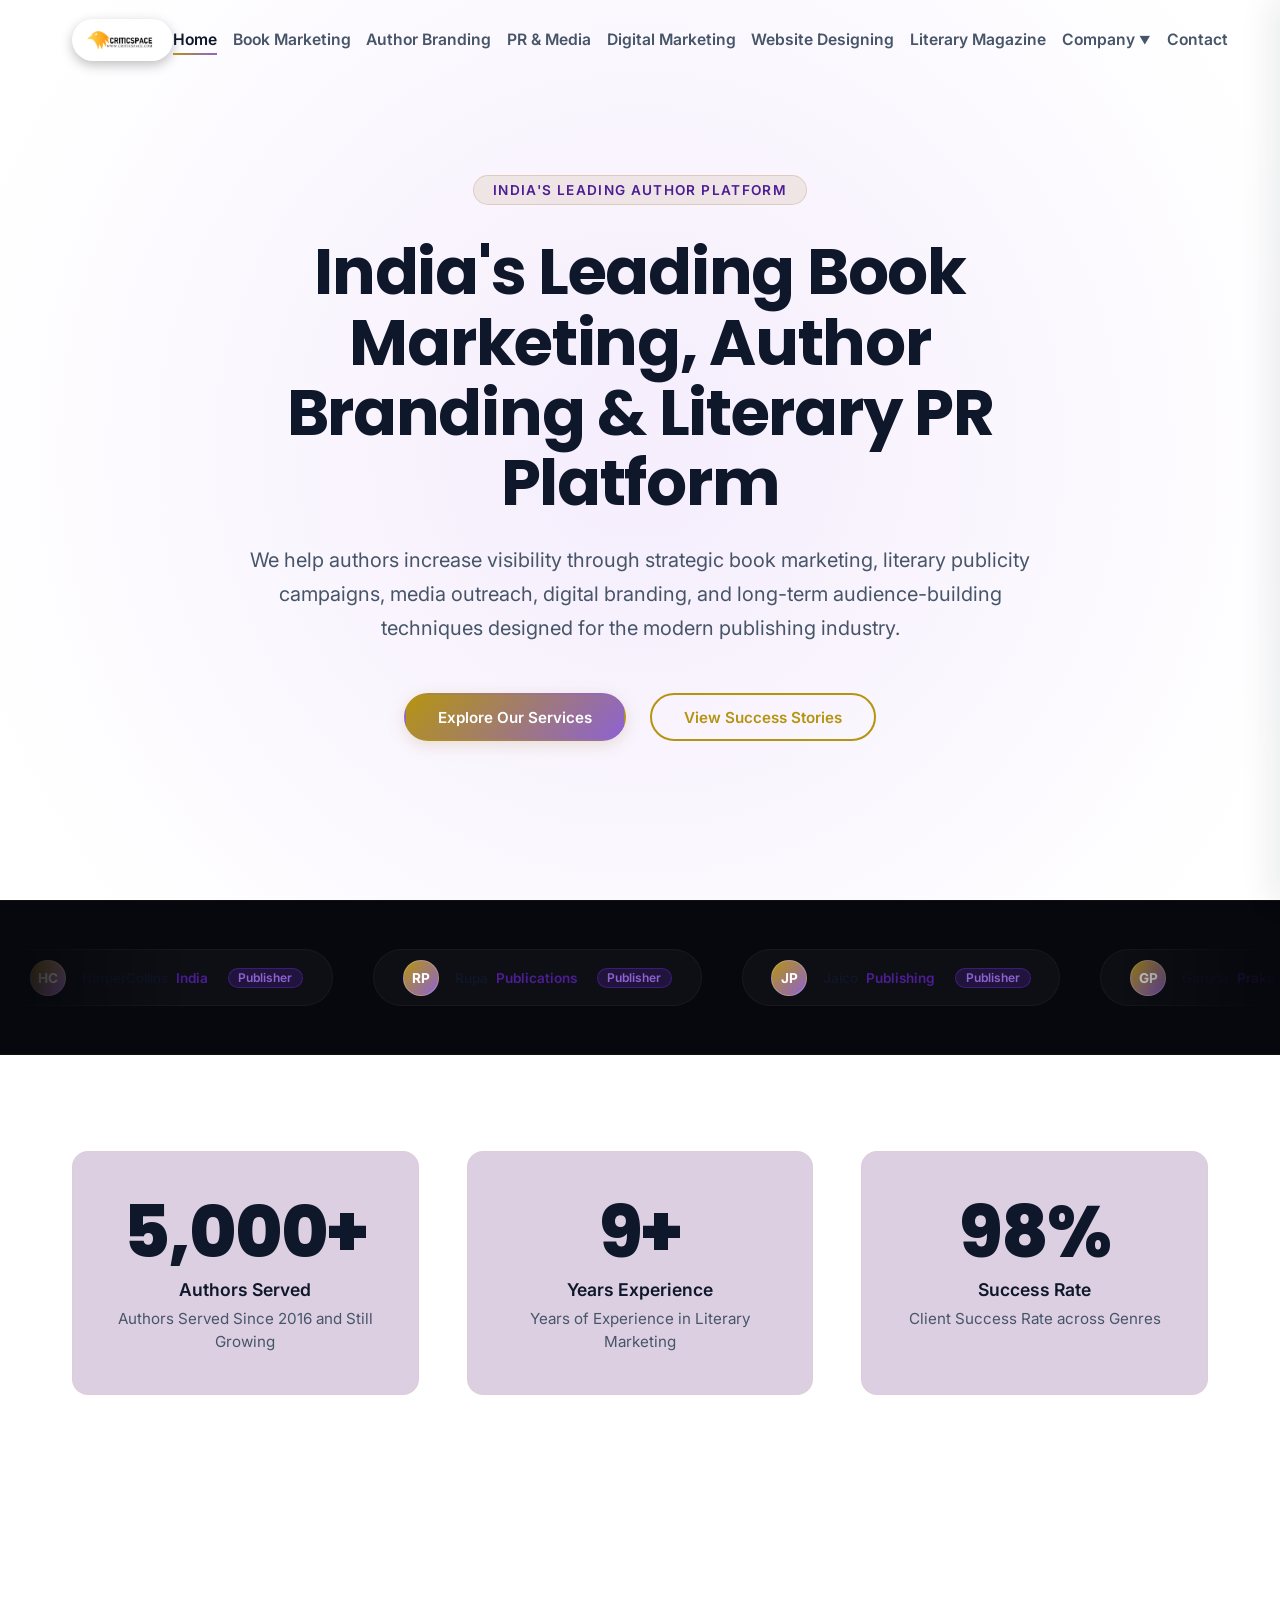
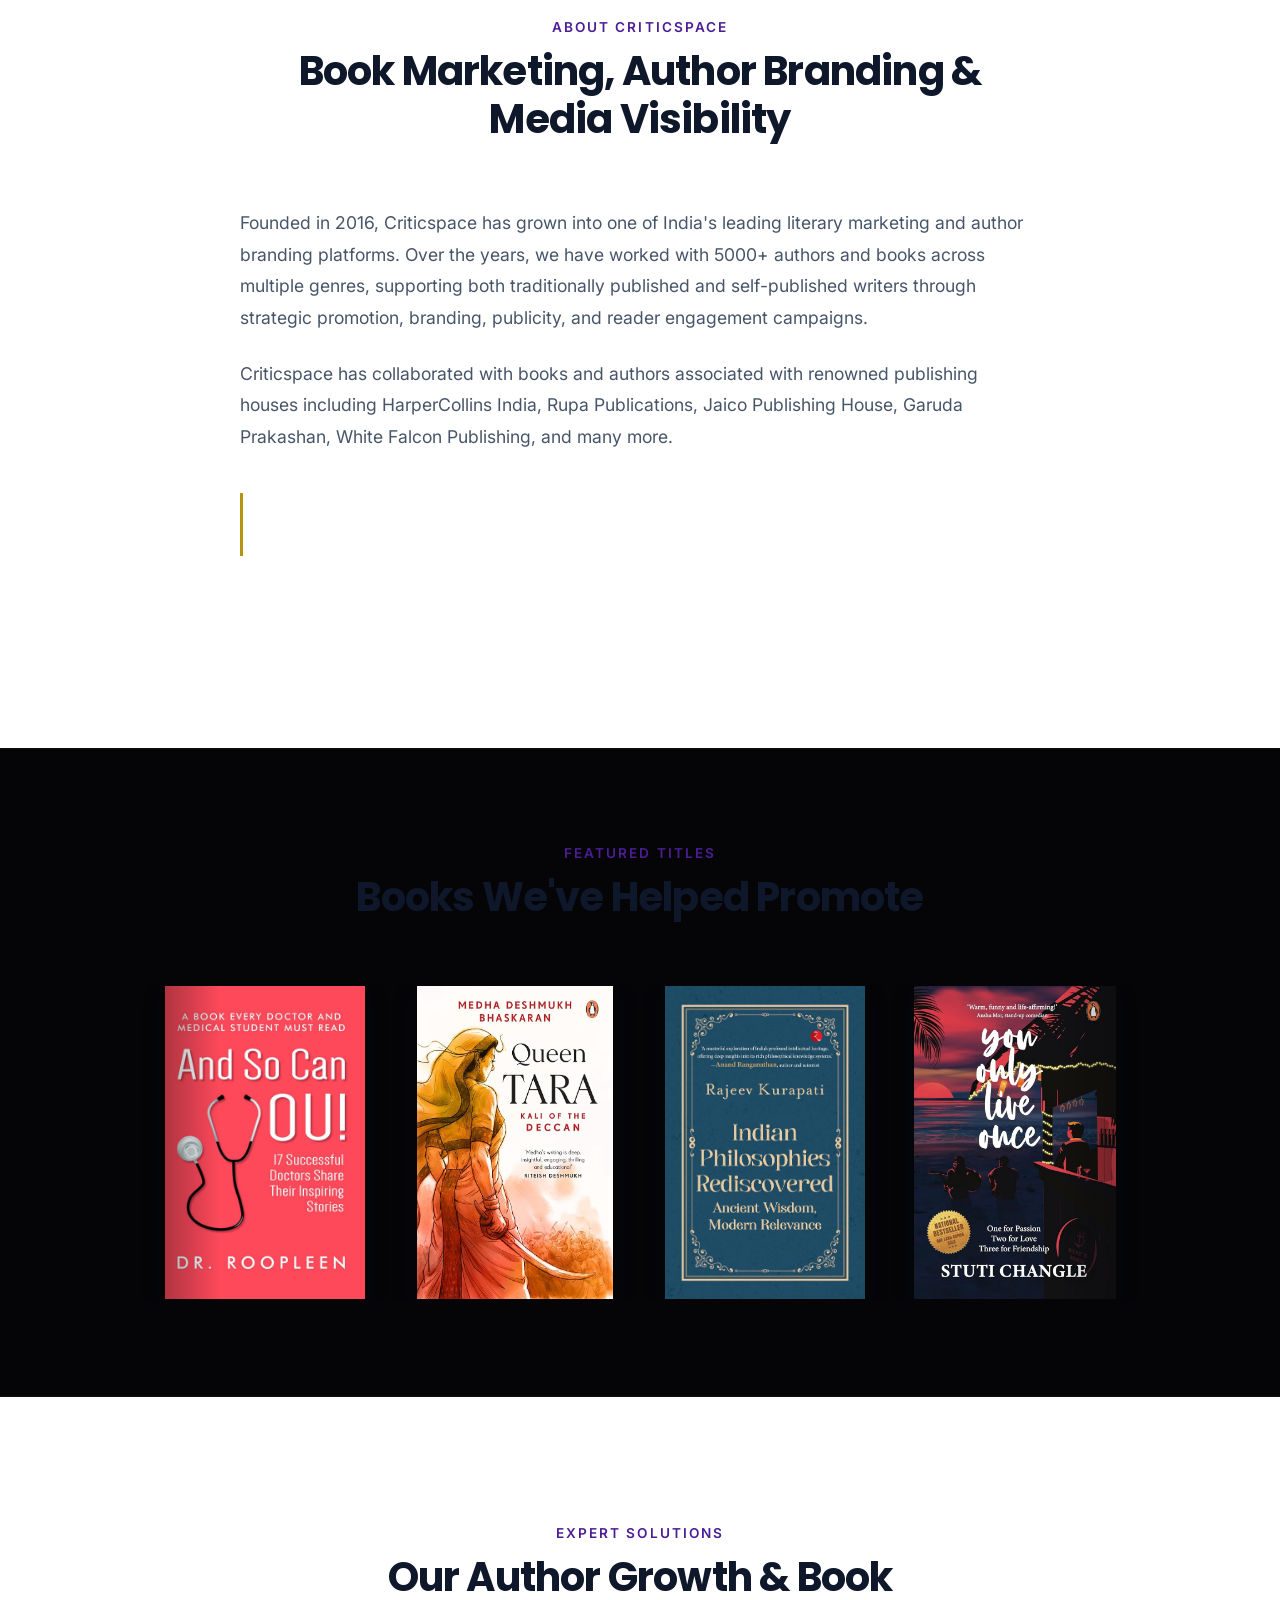
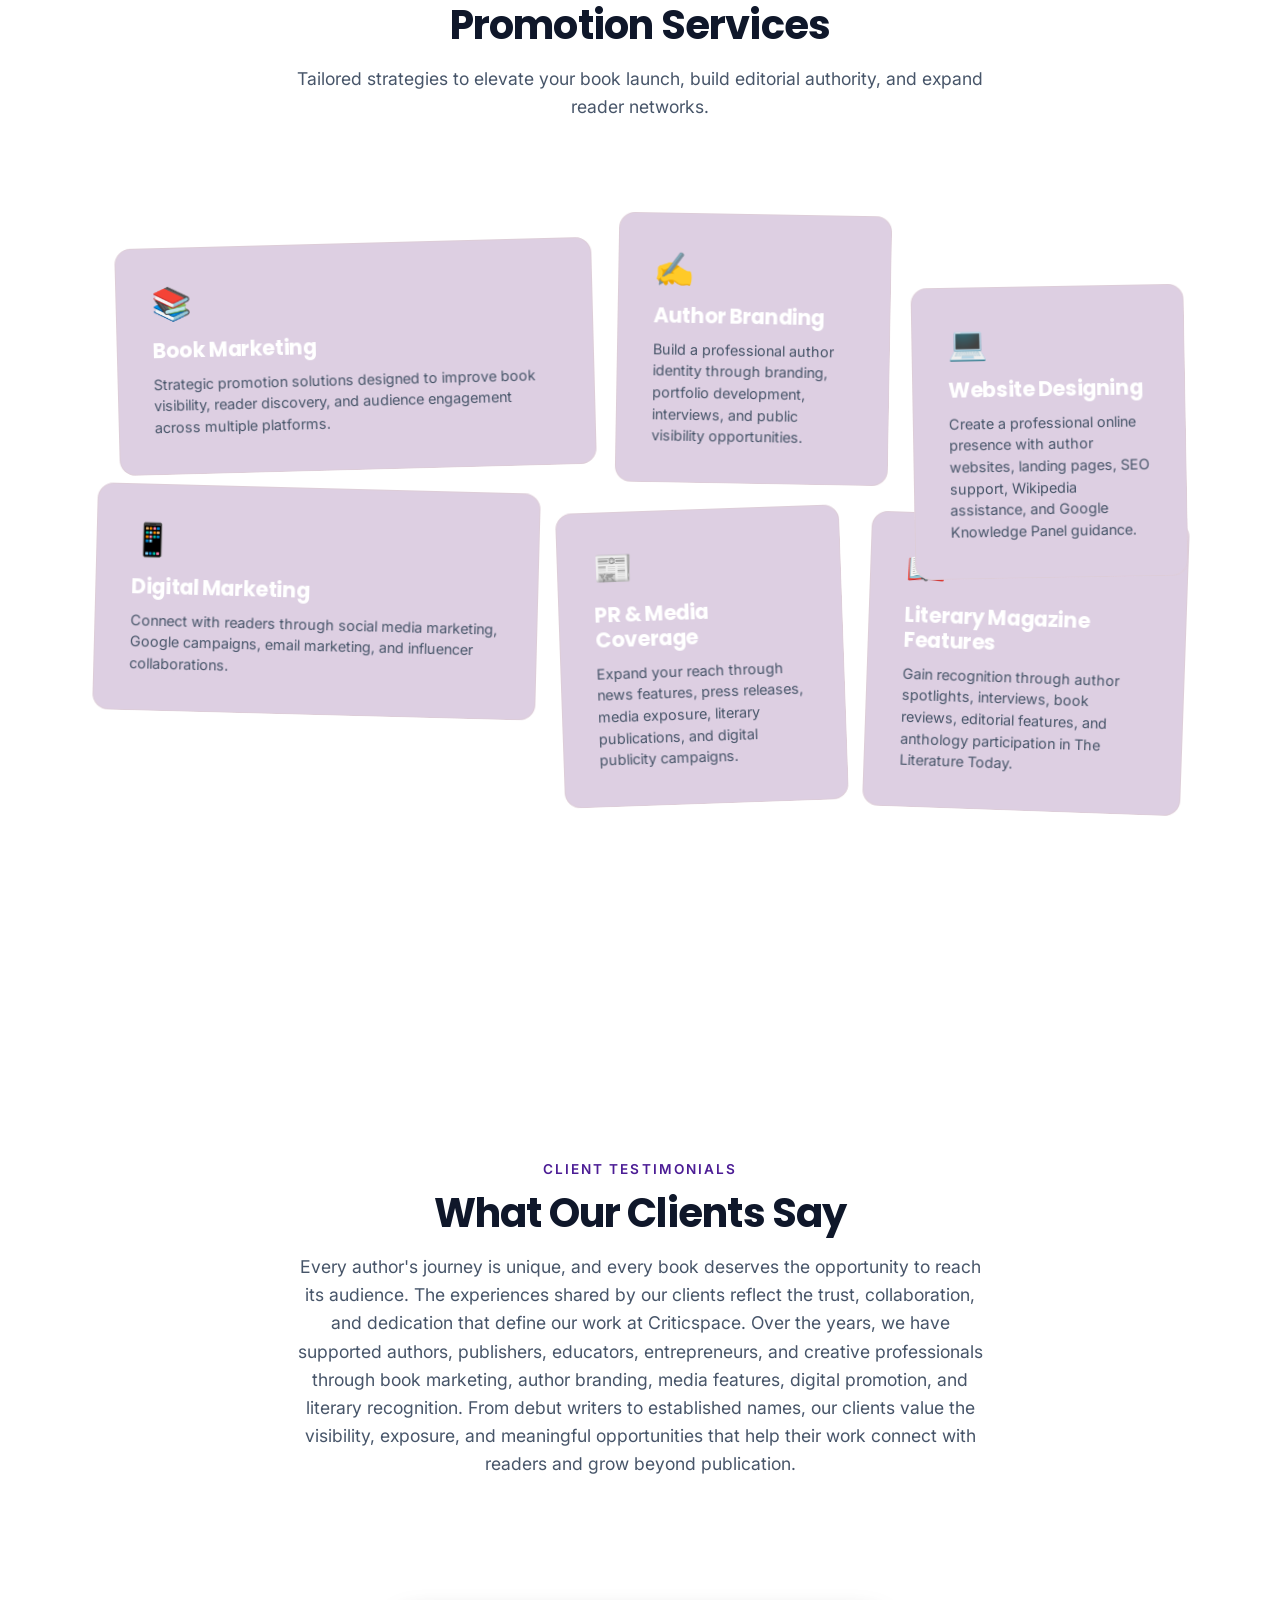
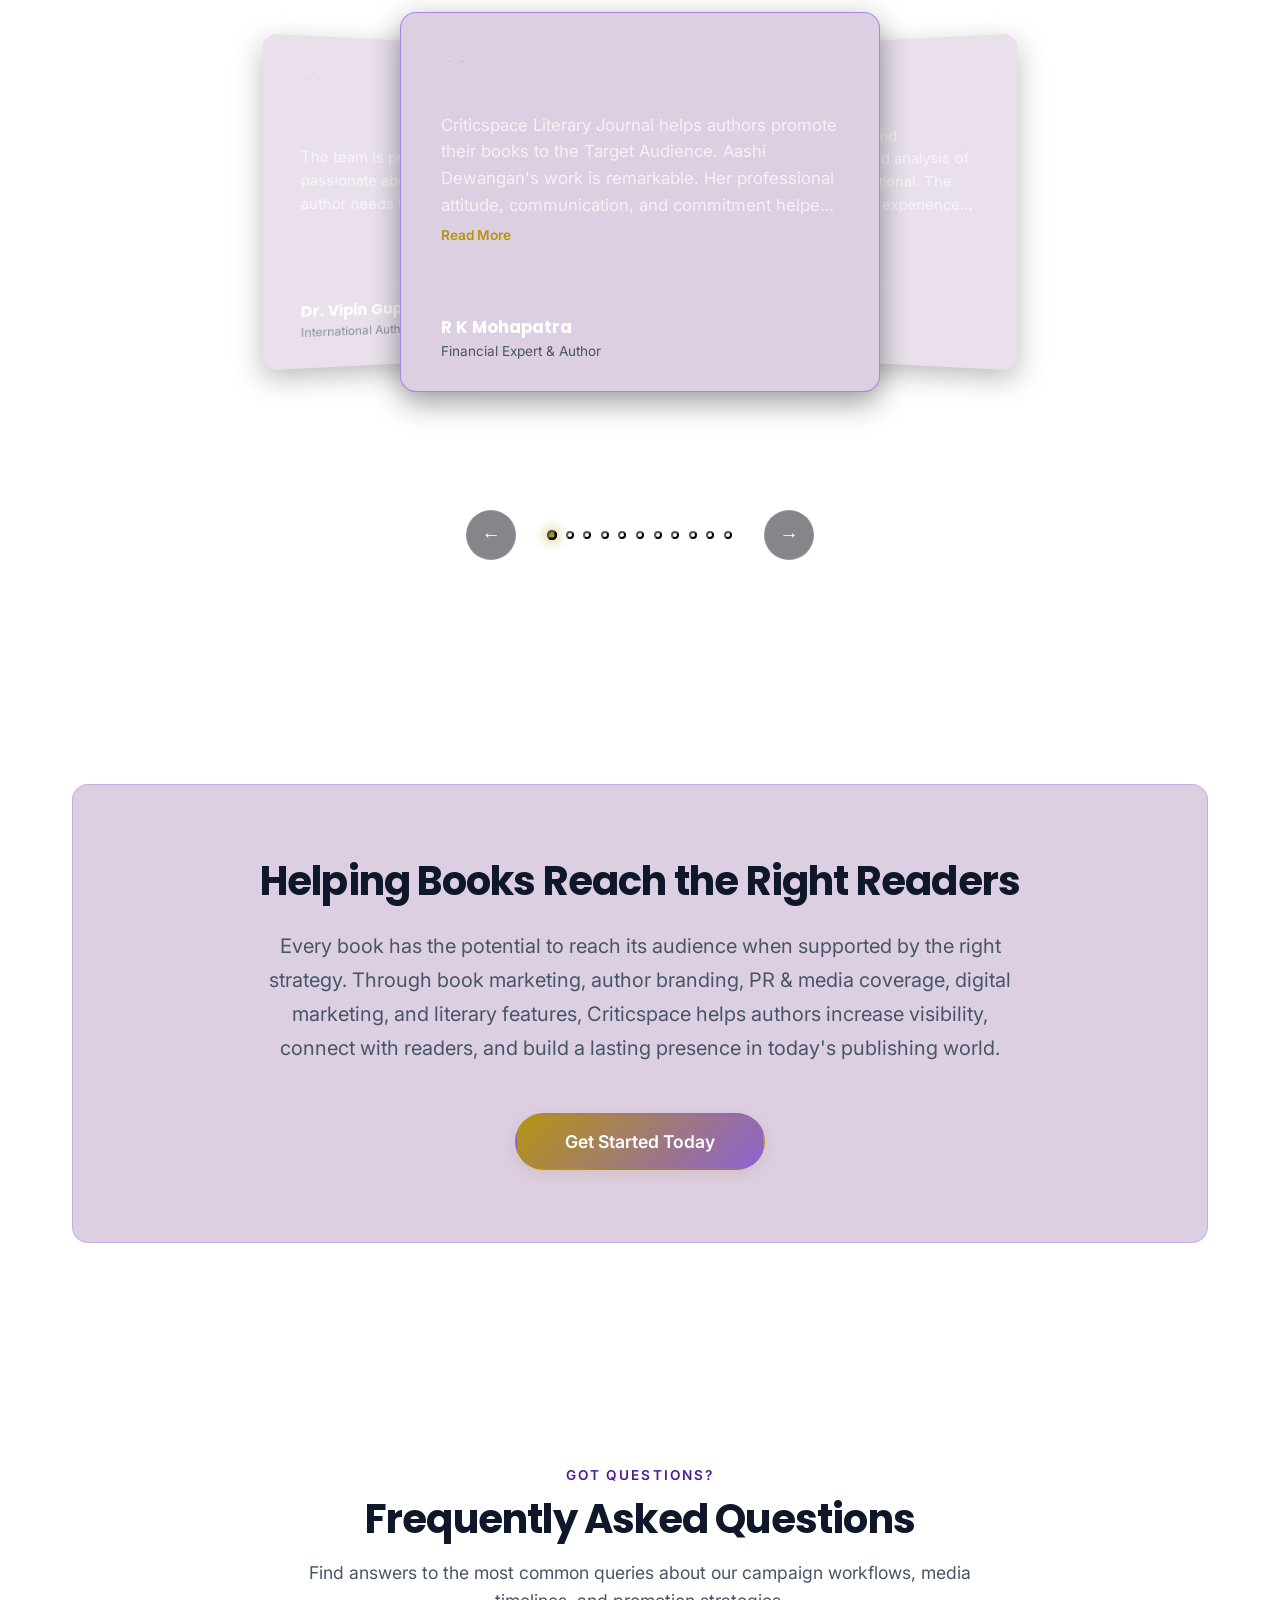
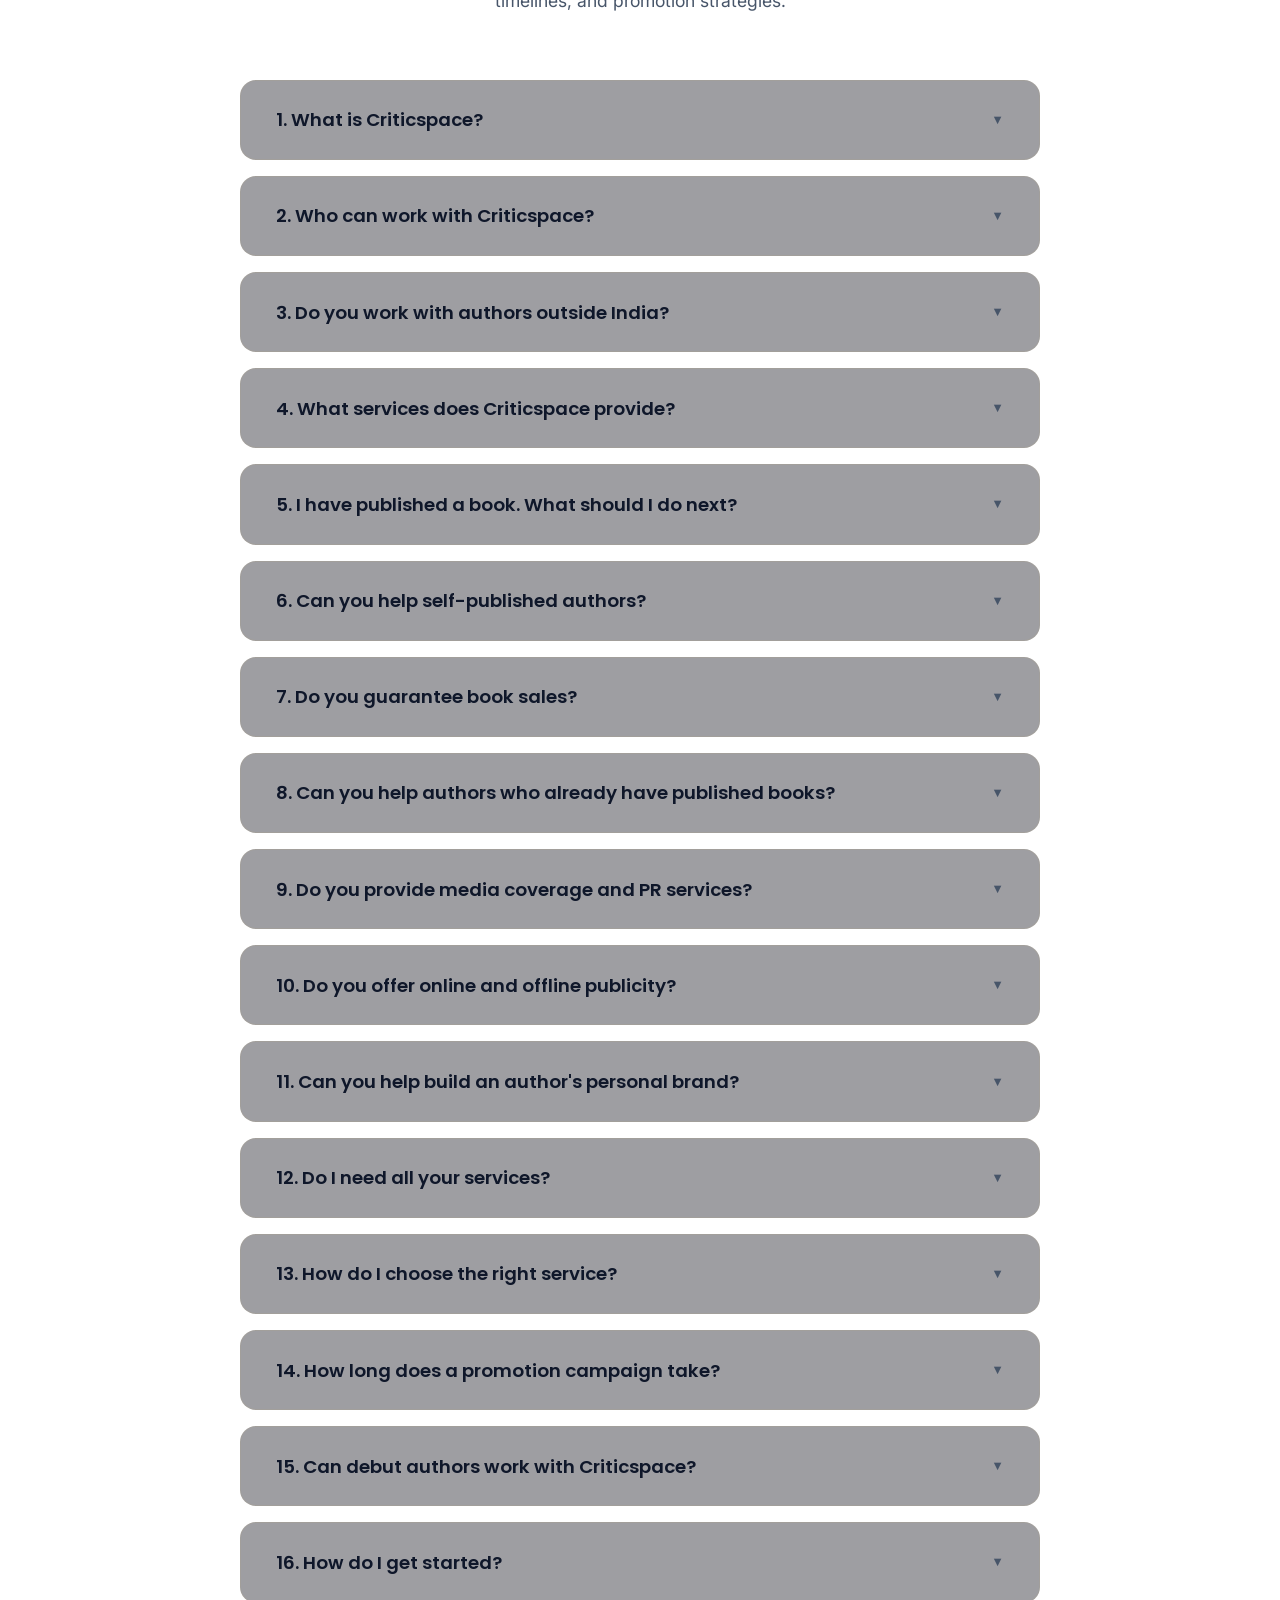
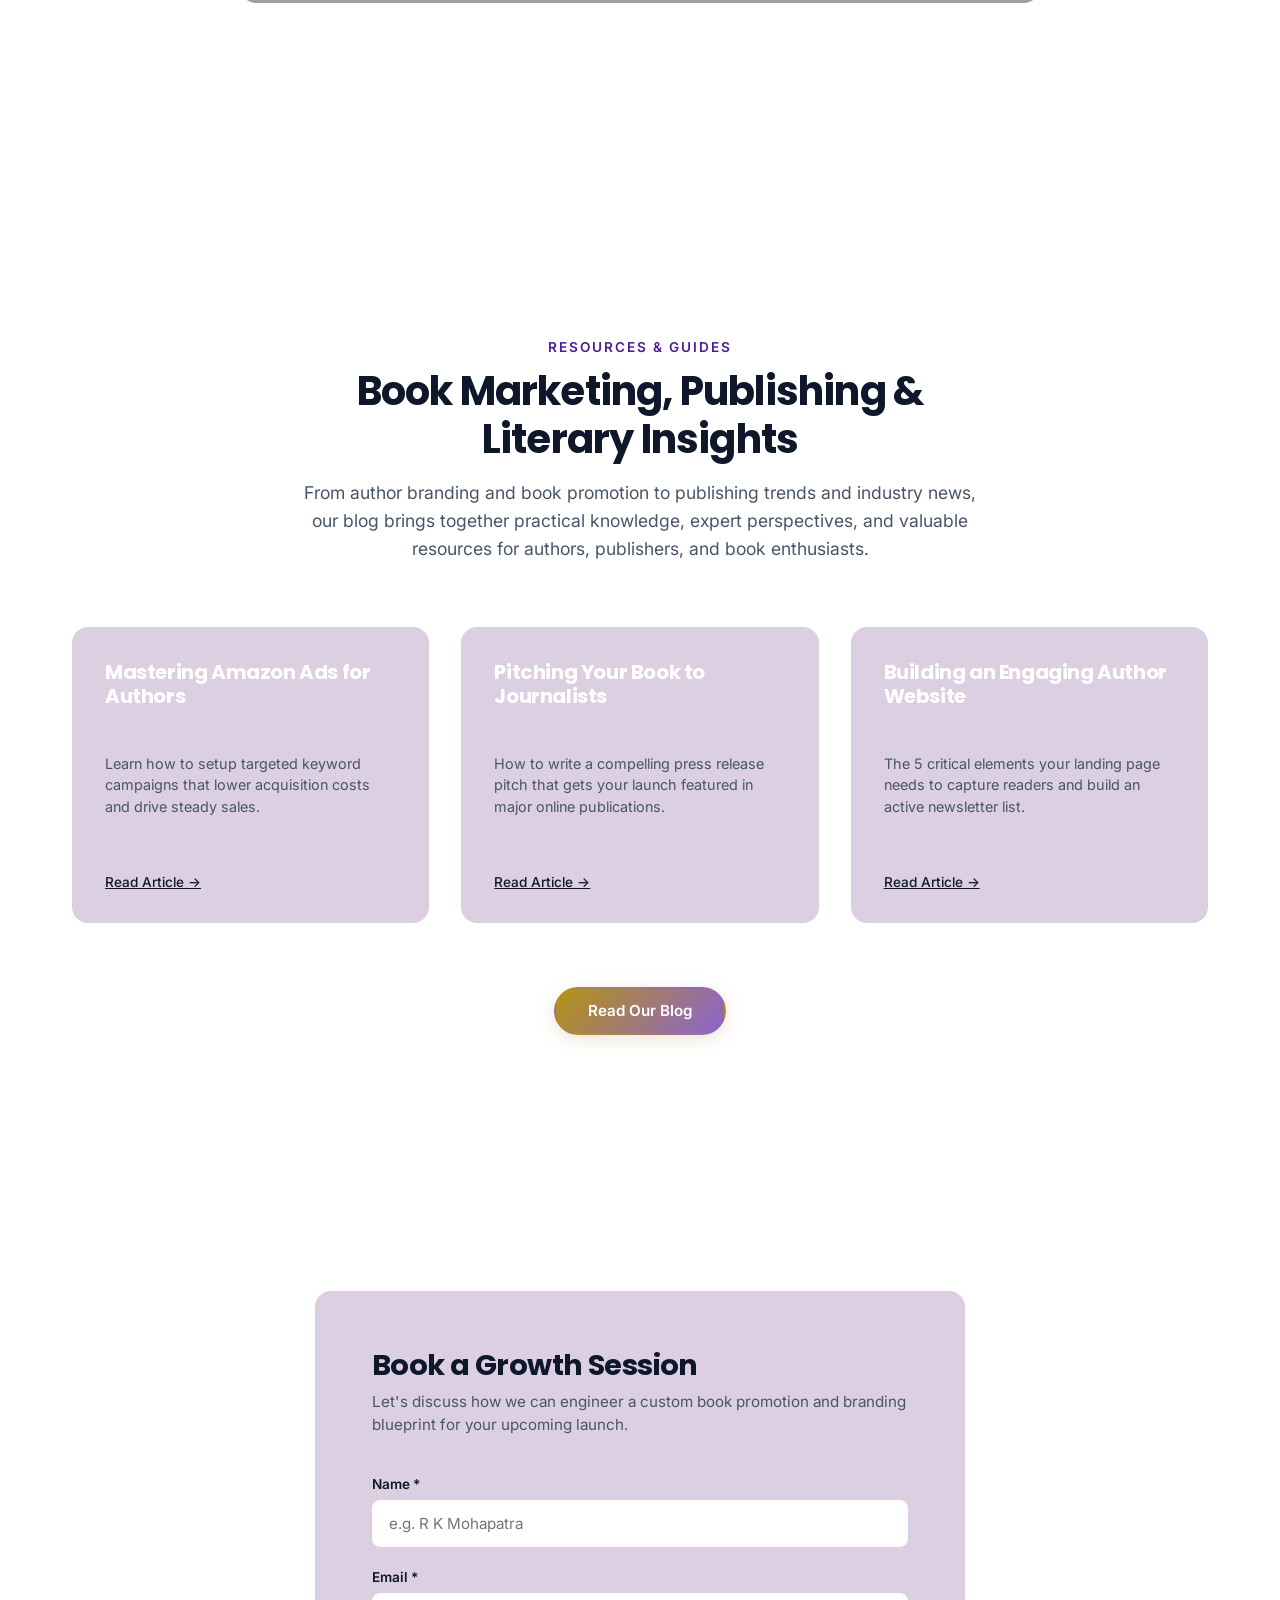
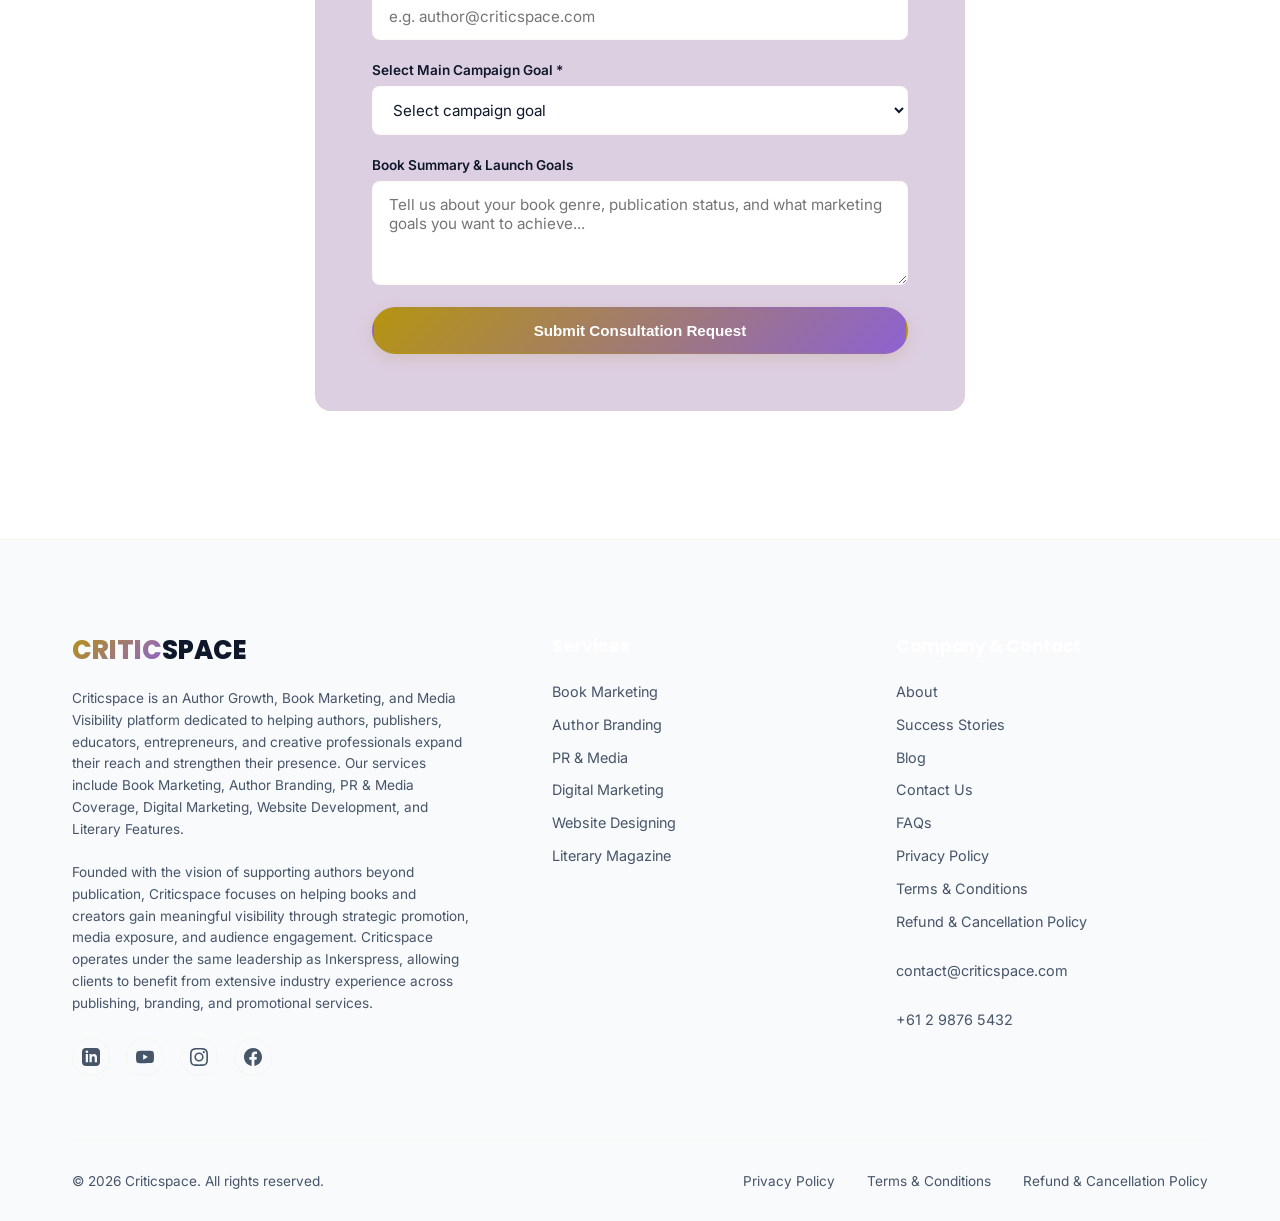
<file: index.html>
<!DOCTYPE html>
<html lang="en">
<head>
    <meta charset="UTF-8">
    <meta name="viewport" content="width=device-width, initial-scale=1.0">
    <title>CRITICSPACE — India's Leading Book Marketing, Author Branding & Literary PR Platform</title>
    <meta name="description" content="We help authors increase visibility through strategic book marketing, literary publicity campaigns, media outreach, digital branding, and audience-building.">
    <!-- Google Fonts: Inter & Poppins -->
    <link rel="preconnect" href="https://fonts.googleapis.com">
    <link rel="preconnect" href="https://fonts.gstatic.com" crossorigin>
    <link href="https://fonts.googleapis.com/css2?family=Inter:wght@300;400;500;600;700&family=Poppins:wght@400;600;700;800&display=swap" rel="stylesheet">
    
    <!-- Stylesheets -->
    <link rel="stylesheet" href="styles.css?v=1.2">

    <!-- Synchronously set preliminary navbar font scale to prevent layout pop -->
    <script>
        (function() {
            var w = window.innerWidth;
            if (w >= 961 && w < 1350) {
                var scale = Math.max(0.75, Math.min(1.0, 0.78 + ((w - 961) / (1350 - 961)) * 0.22));
                document.documentElement.style.setProperty('--nav-font-scale', scale.toFixed(3));
            }
        })();
    </script>
</head>
<body>

    <!-- 1. NAVBAR -->
    <header class="vv-navbar" id="navbar">
        <div class="vv-nav-container">
            <!-- NEW: Navbar logo image -->
            <a href="#hero" class="vv-navbar-logo-link">
                <div class="vv-navbar-logo-wrapper">
                    <img src="assets/Criticspace New Logo.jpg" alt="CriticSpace" class="vv-navbar-logo" onerror="this.parentNode.style.display='none';">
                </div>
            </a>

            <nav class="vv-nav-menu" id="nav-menu">
                <a href="#hero" class="is-active">Home</a>
                <a href="BookMarketing.html">Book Marketing</a>
                <a href="AuthorBrandling.html">Author Branding</a>
                <a href="PR&Media.html">PR & Media</a>
                <a href="Digital Marketing.html">Digital Marketing</a>
                <a href="Autho design.html">Website Designing</a>
                <a href="Literary.html">Literary Magazine</a>
                <div class="vv-dropdown">
                    <a href="#" class="vv-dropdown-trigger" onclick="return false;">Company <span class="chevron">▼</span></a>
                    <div class="vv-dropdown-menu">
                        <a href="#about">About</a>
                        <a href="#faq">FAQs</a>
                        <a href="#blog">Blog</a>
                    </div>
                </div>
                <a href="#contact-section">Contact</a>
            </nav>

            <div class="vv-nav-cta">
                <button class="vv-hamburger" id="hamburger-toggle" aria-label="Toggle Menu" aria-expanded="false">
                    <span></span>
                    <span></span>
                    <span></span>
                </button>
            </div>
        </div>
    </header>

    <!-- Mobile Drawer Menu -->
    <div class="vv-mobile-drawer" id="mobile-drawer">
        <nav class="vv-mobile-nav" id="mobile-nav">
            <a href="#hero" class="is-active">Home</a>
            <a href="BookMarketing.html">Book Marketing</a>
            <a href="AuthorBrandling.html">Author Branding</a>
            <a href="PR&Media.html">PR & Media</a>
            <a href="Digital Marketing.html">Digital Marketing</a>
            <a href="Autho design.html">Website Designing</a>
            <a href="Literary.html">Literary Magazine</a>
            <div class="vv-mobile-dropdown">
                <a href="#" class="vv-mobile-dropdown-trigger" onclick="this.parentNode.classList.toggle('is-open'); return false;">Company <span class="chevron">▼</span></a>
                <div class="vv-mobile-dropdown-menu">
                    <a href="#about">About</a>
                    <a href="#faq">FAQs</a>
                    <a href="#blog">Blog</a>
                </div>
            </div>
            <a href="#contact-section">Contact</a>
        </nav>
    </div>
    <div class="vv-drawer-overlay" id="drawer-overlay"></div>

    <main>
        
        <!-- 2. HERO SECTION -->
        <section class="vv-hero" id="hero">
            <div class="vv-hero-video-wrapper">
                <div class="vv-hero-video-overlay" style="background: radial-gradient(circle at center, rgba(138, 43, 226, 0.08) 10%, var(--bg-dark) 90%);"></div>
            </div>
            
            <div class="vv-container vv-hero-content">
                <span class="vv-badge-eyebrow">India's Leading Author Platform</span>
                <h1 class="vv-hero-title">
                    India's Leading <span class="vv-gradient-text">Book Marketing</span>, Author Branding & <span class="vv-gradient-text">Literary PR</span> Platform
                </h1>
                <p class="vv-hero-subtitle">
                    We help authors increase visibility through strategic book marketing, literary publicity campaigns, media outreach, digital branding, and long-term audience-building techniques designed for the modern publishing industry.
                </p>
                <div class="vv-hero-actions">
                    <a href="#services" class="vv-btn vv-btn-primary">Explore Our Services</a>
                    <a href="#success-stories" class="vv-btn vv-btn-outline">View Success Stories</a>
                </div>
            </div>
        </section>

        <!-- PARTNERS HORIZONTAL MARQUEE -->
        <section class="vv-marquee-section">
            <div class="vv-marquee-container">
                <div class="vv-marquee-wrapper">
                    <div class="vv-marquee-card">
                        <div class="vv-marquee-avatar">HC</div>
                        <span class="vv-marquee-info">HarperCollins <span class="vv-marquee-audience">India</span></span>
                        <span class="vv-marquee-label">Publisher</span>
                    </div>
                    <div class="vv-marquee-card">
                        <div class="vv-marquee-avatar">RP</div>
                        <span class="vv-marquee-info">Rupa <span class="vv-marquee-audience">Publications</span></span>
                        <span class="vv-marquee-label">Publisher</span>
                    </div>
                    <div class="vv-marquee-card">
                        <div class="vv-marquee-avatar">JP</div>
                        <span class="vv-marquee-info">Jaico <span class="vv-marquee-audience">Publishing</span></span>
                        <span class="vv-marquee-label">Publisher</span>
                    </div>
                    <div class="vv-marquee-card">
                        <div class="vv-marquee-avatar">GP</div>
                        <span class="vv-marquee-info">Garuda <span class="vv-marquee-audience">Prakashan</span></span>
                        <span class="vv-marquee-label">Publisher</span>
                    </div>
                    <div class="vv-marquee-card">
                        <div class="vv-marquee-avatar">WF</div>
                        <span class="vv-marquee-info">White Falcon <span class="vv-marquee-audience">Publishing</span></span>
                        <span class="vv-marquee-label">Publisher</span>
                    </div>
                    <!-- Repeated for seamless loop -->
                    <div class="vv-marquee-card">
                        <div class="vv-marquee-avatar">HC</div>
                        <span class="vv-marquee-info">HarperCollins <span class="vv-marquee-audience">India</span></span>
                        <span class="vv-marquee-label">Publisher</span>
                    </div>
                    <div class="vv-marquee-card">
                        <div class="vv-marquee-avatar">RP</div>
                        <span class="vv-marquee-info">Rupa <span class="vv-marquee-audience">Publications</span></span>
                        <span class="vv-marquee-label">Publisher</span>
                    </div>
                    <div class="vv-marquee-card">
                        <div class="vv-marquee-avatar">JP</div>
                        <span class="vv-marquee-info">Jaico <span class="vv-marquee-audience">Publishing</span></span>
                        <span class="vv-marquee-label">Publisher</span>
                    </div>
                    <div class="vv-marquee-card">
                        <div class="vv-marquee-avatar">GP</div>
                        <span class="vv-marquee-info">Garuda <span class="vv-marquee-audience">Prakashan</span></span>
                        <span class="vv-marquee-label">Publisher</span>
                    </div>
                    <div class="vv-marquee-card">
                        <div class="vv-marquee-avatar">WF</div>
                        <span class="vv-marquee-info">White Falcon <span class="vv-marquee-audience">Publishing</span></span>
                        <span class="vv-marquee-label">Publisher</span>
                    </div>
                </div>
            </div>
        </section>

        <!-- 3. STATS SECTION -->
        <section class="vv-stats-section" id="stats">
            <div class="vv-container">
                <div class="vv-stats-grid">
                    
                    <div class="vv-stat-card vv-glass-card vv-reveal">
                        <div class="vv-stat-number vv-counter vv-gradient-text" data-target="5000" data-prefix="" data-suffix="+">5,000+</div>
                        <span class="vv-stat-label">Authors Served</span>
                        <p class="vv-stat-desc">Authors Served Since 2016 and Still Growing</p>
                    </div>

                    <div class="vv-stat-card vv-glass-card vv-reveal">
                        <div class="vv-stat-number vv-counter vv-gradient-text" data-target="9" data-prefix="" data-suffix="+">9+</div>
                        <span class="vv-stat-label">Years Experience</span>
                        <p class="vv-stat-desc">Years of Experience in Literary Marketing</p>
                    </div>

                    <div class="vv-stat-card vv-glass-card vv-reveal">
                        <div class="vv-stat-number vv-counter vv-gradient-text" data-target="98" data-prefix="" data-suffix="%">98%</div>
                        <span class="vv-stat-label">Success Rate</span>
                        <p class="vv-stat-desc">Client Success Rate across Genres</p>
                    </div>

                </div>
            </div>
        </section>

        <!-- 4. ABOUT SECTION -->
        <section class="vv-trust-section" id="about">
            <div class="vv-container">
                <div class="vv-section-header">
                    <span class="vv-eyebrow">About Criticspace</span>
                    <h2 class="vv-section-title">Book Marketing, Author Branding & Media Visibility</h2>
                </div>

                <div style="max-width: 800px; margin: 0 auto 4rem auto; line-height: 1.8; color: var(--text-muted); font-size: 1.1rem; display: flex; flex-direction: column; gap: 1.5rem;">
                    <p>
                        Founded in 2016, Criticspace has grown into one of India's leading literary marketing and author branding platforms. Over the years, we have worked with 5000+ authors and books across multiple genres, supporting both traditionally published and self-published writers through strategic promotion, branding, publicity, and reader engagement campaigns.
                    </p>
                    <p>
                        Criticspace has collaborated with books and authors associated with renowned publishing houses including HarperCollins India, Rupa Publications, Jaico Publishing House, Garuda Prakashan, White Falcon Publishing, and many more.
                    </p>
                    <p style="font-weight: 600; color: #fff; text-align: center; border-left: 3px solid var(--primary); padding-left: 1rem; margin-top: 1rem;">
                        Our goal is simple: To help books reach the right readers and help authors build long-term literary recognition.
                    </p>
                </div>
            </div>
        </section>

        <!-- NEW: Book Cover Carousel Section START -->
        <section class="vv-book-marquee-section" aria-label="Book covers promoted by CriticSpace">
            <div class="vv-container">
                <div class="vv-section-header">
                    <span class="vv-eyebrow">FEATURED TITLES</span>
                    <h2 class="vv-section-title">Books We've Helped Promote</h2>
                </div>
            </div>
            <div class="vv-book-marquee-container" style="overflow: hidden; width: 100%; display: flex; mask-image: linear-gradient(to right, transparent, #000 15%, #000 85%, transparent); -webkit-mask-image: linear-gradient(to right, transparent, #000 15%, #000 85%, transparent);">
                <div class="vv-book-marquee-wrapper" style="display: flex; gap: 2.5rem; width: max-content; animation: vv-book-marquee-left 35s linear infinite;">
                    <div class="vv-book-cover-card">
                        <img src="assets/Dr. Roopleen.jpg" alt="PLACEHOLDER — replace with real book cover title" class="vv-book-cover-image" loading="lazy">
                    </div>
                    <div class="vv-book-cover-card">
                        <img src="assets/Queen Tara.jpg" alt="PLACEHOLDER — replace with real book cover title" class="vv-book-cover-image" loading="lazy">
                    </div>
                    <div class="vv-book-cover-card">
                        <img src="assets/Rajeev Kurapati.jpg" alt="PLACEHOLDER — replace with real book cover title" class="vv-book-cover-image" loading="lazy">
                    </div>
                    <div class="vv-book-cover-card">
                        <img src="assets/Stuti Changle.jpg" alt="PLACEHOLDER — replace with real book cover title" class="vv-book-cover-image" loading="lazy">
                    </div>
                </div>
            </div>
        </section>
        <!-- NEW: Book Cover Carousel Section END -->

        <!-- 5. SERVICES SECTION -->
        <section class="vv-benefits-section" id="services">
            <div class="vv-container">
                <div class="vv-section-header">
                    <span class="vv-eyebrow">Expert Solutions</span>
                    <h2 class="vv-section-title">Our Author Growth & Book Promotion Services</h2>
                    <p class="vv-section-desc">Tailored strategies to elevate your book launch, build editorial authority, and expand reader networks.</p>
                </div>

                <!-- Bento Grid Layout for 6 Services -->
                <div class="vv-bento-grid">
                    
                    <div class="vv-bento-card vv-glass-card bento-medium">
                        <span style="font-size: 2rem; margin-bottom: 1rem; display: block;">📚</span>
                        <h3>Book Marketing</h3>
                        <p>Strategic promotion solutions designed to improve book visibility, reader discovery, and audience engagement across multiple platforms.</p>
                    </div>

                    <div class="vv-bento-card vv-glass-card bento-small">
                        <span style="font-size: 2rem; margin-bottom: 1rem; display: block;">✍️</span>
                        <h3>Author Branding</h3>
                        <p>Build a professional author identity through branding, portfolio development, interviews, and public visibility opportunities.</p>
                    </div>

                    <div class="vv-bento-card vv-glass-card bento-small">
                        <span style="font-size: 2rem; margin-bottom: 1rem; display: block;">📰</span>
                        <h3>PR & Media Coverage</h3>
                        <p>Expand your reach through news features, press releases, media exposure, literary publications, and digital publicity campaigns.</p>
                    </div>

                    <div class="vv-bento-card vv-glass-card bento-medium">
                        <span style="font-size: 2rem; margin-bottom: 1rem; display: block;">📱</span>
                        <h3>Digital Marketing</h3>
                        <p>Connect with readers through social media marketing, Google campaigns, email marketing, and influencer collaborations.</p>
                    </div>

                    <div class="vv-bento-card vv-glass-card bento-small">
                        <span style="font-size: 2rem; margin-bottom: 1rem; display: block;">💻</span>
                        <h3>Website Designing</h3>
                        <p>Create a professional online presence with author websites, landing pages, SEO support, Wikipedia assistance, and Google Knowledge Panel guidance.</p>
                    </div>

                    <div class="vv-bento-card vv-glass-card bento-medium">
                        <span style="font-size: 2rem; margin-bottom: 1rem; display: block;">📖</span>
                        <h3>Literary Magazine Features</h3>
                        <p>Gain recognition through author spotlights, interviews, book reviews, editorial features, and anthology participation in The Literature Today.</p>
                    </div>

                </div>
            </div>
        </section>

        <!-- NEW: Testimonials 3D Carousel START -->
        <section class="vv-showcase-section vv-bg-alt" id="success-stories" aria-roledescription="carousel" aria-label="Client Testimonials">
            <!-- Canvas background for interactive merging light-streams -->
            <canvas id="testimonials-canvas" class="vv-testimonials-canvas" aria-hidden="true"></canvas>
            <div class="vv-container">
                <div class="vv-section-header">
                    <span class="vv-eyebrow">CLIENT TESTIMONIALS</span>
                    <h2 class="vv-section-title">What Our Clients Say</h2>
                    <p class="vv-section-desc" style="max-width: 800px; margin: 0 auto;">
                        Every author's journey is unique, and every book deserves the opportunity to reach its audience. The experiences shared by our clients reflect the trust, collaboration, and dedication that define our work at Criticspace. Over the years, we have supported authors, publishers, educators, entrepreneurs, and creative professionals through book marketing, author branding, media features, digital promotion, and literary recognition. From debut writers to established names, our clients value the visibility, exposure, and meaningful opportunities that help their work connect with readers and grow beyond publication.
                    </p>
                </div>
                
                <div class="vv-carousel-outer-wrapper">
                    <!-- Carousel viewport -->
                    <div class="vv-carousel-viewport" id="vv-carousel-viewport">
                        <div class="vv-carousel-track" id="vv-carousel-track">
                            <!-- Cards will be injected dynamically by JavaScript to handle infinite math cleanly -->
                        </div>
                    </div>

                    <!-- Navigation controls -->
                    <div class="vv-carousel-controls">
                        <button class="vv-carousel-btn vv-carousel-btn-prev" id="vv-carousel-btn-prev" aria-label="Previous slide">
                            <span class="arrow">←</span>
                        </button>
                        <div class="vv-carousel-pagination" id="vv-carousel-pagination"></div>
                        <button class="vv-carousel-btn vv-carousel-btn-next" id="vv-carousel-btn-next" aria-label="Next slide">
                            <span class="arrow">→</span>
                        </button>
                    </div>
                </div>
            </div>
        </section>
        <!-- NEW: Testimonials 3D Carousel END -->

        <!-- 7. CTA SECTION -->
        <section class="vv-pricing-section" style="padding: 6rem 0;">
            <div class="vv-container">
                <div class="vv-cta-banner vv-glass-card" style="margin-top: 0; padding: 4.5rem; text-align: center; border-color: rgba(var(--secondary-rgb), 0.2);">
                    <h3 class="vv-banner-title" style="font-size: 2.5rem; margin-bottom: 1.5rem;">Helping Books Reach the Right Readers</h3>
                    <p class="vv-banner-desc" style="font-size: 1.25rem; line-height: 1.7; max-width: 750px; margin: 0 auto 3rem auto; color: var(--text-muted);">
                        Every book has the potential to reach its audience when supported by the right strategy. Through book marketing, author branding, PR & media coverage, digital marketing, and literary features, Criticspace helps authors increase visibility, connect with readers, and build a lasting presence in today's publishing world.
                    </p>
                    <a href="#contact-section" class="vv-btn vv-btn-primary" style="padding: 1rem 3rem; font-size: 1.1rem;">Get Started Today</a>
                </div>
            </div>
        </section>

        <!-- 8. FAQ SECTION (Standalone Accordion) -->
        <section class="vv-faq-section" id="faq">
            <div class="vv-container">
                <div class="vv-section-header">
                    <span class="vv-eyebrow">Got Questions?</span>
                    <h2 class="vv-section-title">Frequently Asked Questions</h2>
                    <p class="vv-section-desc">Find answers to the most common queries about our campaign workflows, media timelines, and promotion strategies.</p>
                </div>

                                <!-- FAQ Accordion Group -->
                <div class="vv-accordion-group" id="faq-accordion-container">
                    
                    <div class="vv-accordion-item vv-reveal">
                        <button class="vv-accordion-trigger" aria-expanded="false">
                            <span>1. What is Criticspace?</span>
                            <span class="chevron">▼</span>
                        </button>
                        <div class="vv-accordion-panel">
                            <p>Criticspace is a book marketing, author branding, PR, digital marketing, and literary media platform that helps authors, publishers, entrepreneurs, educators, and creative professionals strengthen their visibility and connect with their target audience.</p>
                        </div>
                    </div>

                    <div class="vv-accordion-item vv-reveal">
                        <button class="vv-accordion-trigger" aria-expanded="false">
                            <span>2. Who can work with Criticspace?</span>
                            <span class="chevron">▼</span>
                        </button>
                        <div class="vv-accordion-panel">
                            <p>We work with self-published authors, traditionally published authors, publishers, poets, educators, researchers, entrepreneurs, speakers, and professionals looking to build their public presence.</p>
                        </div>
                    </div>

                    <div class="vv-accordion-item vv-reveal">
                        <button class="vv-accordion-trigger" aria-expanded="false">
                            <span>3. Do you work with authors outside India?</span>
                            <span class="chevron">▼</span>
                        </button>
                        <div class="vv-accordion-panel">
                            <p>Yes. We work with authors and clients from different countries and support projects across various genres, industries, and professional backgrounds.</p>
                        </div>
                    </div>

                    <div class="vv-accordion-item vv-reveal">
                        <button class="vv-accordion-trigger" aria-expanded="false">
                            <span>4. What services does Criticspace provide?</span>
                            <span class="chevron">▼</span>
                        </button>
                        <div class="vv-accordion-panel">
                            <p>Our services include Book Marketing, Author Branding, PR & Media Coverage, Digital Marketing, Website Designing, Literary Magazine Features, Author Interviews, Book Reviews, Google Knowledge Panel Assistance, and other visibility-focused solutions.</p>
                        </div>
                    </div>

                    <div class="vv-accordion-item vv-reveal">
                        <button class="vv-accordion-trigger" aria-expanded="false">
                            <span>5. I have published a book. What should I do next?</span>
                            <span class="chevron">▼</span>
                        </button>
                        <div class="vv-accordion-panel">
                            <p>Publishing is only the beginning. After publication, authors often focus on visibility, reader outreach, media exposure, personal branding, and long-term audience growth. The right strategy depends on your goals, genre, and target audience.</p>
                        </div>
                    </div>

                    <div class="vv-accordion-item vv-reveal">
                        <button class="vv-accordion-trigger" aria-expanded="false">
                            <span>6. Can you help self-published authors?</span>
                            <span class="chevron">▼</span>
                        </button>
                        <div class="vv-accordion-panel">
                            <p>Yes. We regularly work with self-published authors who want professional support for promotion, branding, publicity, and audience engagement.</p>
                        </div>
                    </div>

                    <div class="vv-accordion-item vv-reveal">
                        <button class="vv-accordion-trigger" aria-expanded="false">
                            <span>7. Do you guarantee book sales?</span>
                            <span class="chevron">▼</span>
                        </button>
                        <div class="vv-accordion-panel">
                            <p>No ethical marketing company can guarantee book sales. However, strategic promotion can help improve visibility, increase discoverability, and create opportunities for readers to find your book.</p>
                        </div>
                    </div>

                    <div class="vv-accordion-item vv-reveal">
                        <button class="vv-accordion-trigger" aria-expanded="false">
                            <span>8. Can you help authors who already have published books?</span>
                            <span class="chevron">▼</span>
                        </button>
                        <div class="vv-accordion-panel">
                            <p>Absolutely. Many authors approach us months or even years after publication to strengthen visibility, reach new audiences, and support ongoing promotional efforts.</p>
                        </div>
                    </div>

                    <div class="vv-accordion-item vv-reveal">
                        <button class="vv-accordion-trigger" aria-expanded="false">
                            <span>9. Do you provide media coverage and PR services?</span>
                            <span class="chevron">▼</span>
                        </button>
                        <div class="vv-accordion-panel">
                            <p>Yes. We offer PR and media solutions including press releases, news coverage opportunities, interviews, digital publications, and literary features, depending on campaign objectives and editorial suitability.</p>
                        </div>
                    </div>

                    <div class="vv-accordion-item vv-reveal">
                        <button class="vv-accordion-trigger" aria-expanded="false">
                            <span>10. Do you offer online and offline publicity?</span>
                            <span class="chevron">▼</span>
                        </button>
                        <div class="vv-accordion-panel">
                            <p>Yes. Opportunities may be available through both digital platforms and offline publications, depending on the campaign, target audience, location, and publication requirements.</p>
                        </div>
                    </div>

                    <div class="vv-accordion-item vv-reveal">
                        <button class="vv-accordion-trigger" aria-expanded="false">
                            <span>11. Can you help build an author's personal brand?</span>
                            <span class="chevron">▼</span>
                        </button>
                        <div class="vv-accordion-panel">
                            <p>Yes. Author branding is one of our core services and may include portfolio development, media visibility, interviews, speaking-profile enhancement, and professional positioning.</p>
                        </div>
                    </div>

                    <div class="vv-accordion-item vv-reveal">
                        <button class="vv-accordion-trigger" aria-expanded="false">
                            <span>12. Do I need all your services?</span>
                            <span class="chevron">▼</span>
                        </button>
                        <div class="vv-accordion-panel">
                            <p>Not necessarily. Every author has different goals. Some may require book promotion, while others may need media visibility, author branding, website development, or a combination of services. We help identify solutions based on individual requirements.</p>
                        </div>
                    </div>

                    <div class="vv-accordion-item vv-reveal">
                        <button class="vv-accordion-trigger" aria-expanded="false">
                            <span>13. How do I choose the right service?</span>
                            <span class="chevron">▼</span>
                        </button>
                        <div class="vv-accordion-panel">
                            <p>Our team reviews your goals, current visibility, target audience, and project requirements before recommending suitable options.</p>
                        </div>
                    </div>

                    <div class="vv-accordion-item vv-reveal">
                        <button class="vv-accordion-trigger" aria-expanded="false">
                            <span>14. How long does a promotion campaign take?</span>
                            <span class="chevron">▼</span>
                        </button>
                        <div class="vv-accordion-panel">
                            <p>The timeline depends on the services selected, campaign objectives, and project scope. Some activities may be completed within days, while others are designed as longer-term visibility initiatives.</p>
                        </div>
                    </div>

                    <div class="vv-accordion-item vv-reveal">
                        <button class="vv-accordion-trigger" aria-expanded="false">
                            <span>15. Can debut authors work with Criticspace?</span>
                            <span class="chevron">▼</span>
                        </button>
                        <div class="vv-accordion-panel">
                            <p>Yes. Many first-time authors work with us to build awareness, establish credibility, and introduce their books to potential readers.</p>
                        </div>
                    </div>

                    <div class="vv-accordion-item vv-reveal">
                        <button class="vv-accordion-trigger" aria-expanded="false">
                            <span>16. How do I get started?</span>
                            <span class="chevron">▼</span>
                        </button>
                        <div class="vv-accordion-panel">
                            <p>You can contact our team with details about your book, project, or objectives. We will review your requirements and discuss suitable options based on your goals.</p>
                        </div>
                    </div>

                </div>
            </div>
        </section>

        <!-- 9. BLOG SECTION -->
        <section class="vv-showcase-section vv-bg-alt" id="blog">
            <div class="vv-container">
                <div class="vv-section-header">
                    <span class="vv-eyebrow">Resources & Guides</span>
                    <h2 class="vv-section-title">Book Marketing, Publishing & Literary Insights</h2>
                    <p class="vv-section-desc">From author branding and book promotion to publishing trends and industry news, our blog brings together practical knowledge, expert perspectives, and valuable resources for authors, publishers, and book enthusiasts.</p>
                </div>

                <!-- Blog Grid -->
                <!-- FIX: removed inline grid-template-columns overriding mobile responsiveness -->
                <div class="vv-video-grid vv-blog-grid">
                    
                    <div class="vv-step-card vv-glass-card" style="flex-direction: column; padding: 2rem;">
                        <h4 style="font-size: 1.25rem; color: #fff; margin-bottom: 0.8rem;">Mastering Amazon Ads for Authors</h4>
                        <p style="font-size: 0.9rem; color: var(--text-muted); line-height: 1.5; margin-bottom: 1.5rem;">Learn how to setup targeted keyword campaigns that lower acquisition costs and drive steady sales.</p>
                        <a href="/blog" class="vv-press-link" style="font-size: 0.85rem;">Read Article →</a>
                    </div>

                    <div class="vv-step-card vv-glass-card" style="flex-direction: column; padding: 2rem;">
                        <h4 style="font-size: 1.25rem; color: #fff; margin-bottom: 0.8rem;">Pitching Your Book to Journalists</h4>
                        <p style="font-size: 0.9rem; color: var(--text-muted); line-height: 1.5; margin-bottom: 1.5rem;">How to write a compelling press release pitch that gets your launch featured in major online publications.</p>
                        <a href="/blog" class="vv-press-link" style="font-size: 0.85rem;">Read Article →</a>
                    </div>

                    <div class="vv-step-card vv-glass-card" style="flex-direction: column; padding: 2rem;">
                        <h4 style="font-size: 1.25rem; color: #fff; margin-bottom: 0.8rem;">Building an Engaging Author Website</h4>
                        <p style="font-size: 0.9rem; color: var(--text-muted); line-height: 1.5; margin-bottom: 1.5rem;">The 5 critical elements your landing page needs to capture readers and build an active newsletter list.</p>
                        <a href="/blog" class="vv-press-link" style="font-size: 0.85rem;">Read Article →</a>
                    </div>

                </div>

                <div class="vv-section-footer-cta">
                    <a href="/blog" class="vv-btn vv-btn-primary">Read Our Blog</a>
                </div>
            </div>
        </section>

        <!-- 10. CONTACT / LEAD CAPTURE FORM -->
        <section class="vv-contact-section" id="contact-section">
            <div class="vv-container">
                <div class="vv-contact-grid" style="grid-template-columns: 1fr; max-width: 650px; margin: 0 auto;">
                    
                    <div class="vv-contact-card vv-glass-card">
                        <h3 class="vv-card-title">Book a Growth Session</h3>
                        <p class="vv-card-sub">Let's discuss how we can engineer a custom book promotion and branding blueprint for your upcoming launch.</p>
                        <form class="vv-form" id="lead-form">
                            <div class="vv-form-group">
                                <label for="form-name">Name *</label>
                                <input type="text" id="form-name" required placeholder="e.g. R K Mohapatra">
                            </div>
                            <div class="vv-form-group">
                                <label for="form-email">Email *</label>
                                <input type="email" id="form-email" required placeholder="e.g. author@criticspace.com">
                            </div>
                            <div class="vv-form-group">
                                <label for="form-niche">Select Main Campaign Goal *</label>
                                <select id="form-niche" required>
                                    <option value="" disabled selected>Select campaign goal</option>
                                    <option value="marketing">Book Promotion & Sales</option>
                                    <option value="branding">Author Personal Branding</option>
                                    <option value="pr">PR & Media Coverage</option>
                                    <option value="website">Author Website Design</option>
                                    <option value="magazine">Magazine Feature & Reviews</option>
                                </select>
                            </div>
                            <div class="vv-form-group">
                                <label for="form-msg">Book Summary & Launch Goals</label>
                                <textarea id="form-msg" rows="4" placeholder="Tell us about your book genre, publication status, and what marketing goals you want to achieve..."></textarea>
                            </div>
                            <button type="submit" class="vv-btn vv-btn-primary vv-btn-block">Submit Consultation Request</button>
                        </form>
                    </div>

                </div>
            </div>
        </section>

    </main>

    <!-- 12. FOOTER -->
    <footer class="vv-footer">
        <div class="vv-container">
            <div class="vv-footer-main" style="grid-template-columns: 400px 1fr;">
                <div class="vv-footer-brand">
                    <a href="#hero" class="vv-logo" style="line-height: 1.1;">
                        <span class="vv-logo-gradient">CRITIC</span>SPACE
                    </a>
                    <p class="vv-footer-tagline" style="font-size: 0.85rem; line-height: 1.6; color: var(--text-muted);">
                        Criticspace is an Author Growth, Book Marketing, and Media Visibility platform dedicated to helping authors, publishers, educators, entrepreneurs, and creative professionals expand their reach and strengthen their presence. Our services include Book Marketing, Author Branding, PR & Media Coverage, Digital Marketing, Website Development, and Literary Features.
                        <br><br>
                        Founded with the vision of supporting authors beyond publication, Criticspace focuses on helping books and creators gain meaningful visibility through strategic promotion, media exposure, and audience engagement. Criticspace operates under the same leadership as Inkerspress, allowing clients to benefit from extensive industry experience across publishing, branding, and promotional services.
                    </p>
                    <div class="vv-social-icons">
                        <a href="https://linkedin.com" target="_blank" rel="noopener noreferrer" aria-label="LinkedIn">
                            <svg xmlns="http://www.w3.org/2000/svg" viewBox="0 0 24 24" width="18" height="18" fill="currentColor"><path d="M19 0h-14c-2.761 0-5 2.239-5 5v14c0 2.761 2.239 5 5 5h14c2.762 0 5-2.239 5-5v-14c0-2.761-2.238-5-5-5zm-11 19h-3v-11h3v11zm-1.5-12.268c-.966 0-1.75-.79-1.75-1.764s.784-1.764 1.75-1.764 1.75.79 1.75 1.764-.783 1.764-1.75 1.764zm13.5 12.268h-3v-5.604c0-3.368-4-3.113-4 0v5.604h-3v-11h3v1.765c1.396-2.586 7-2.777 7 2.476v6.759z"/></svg>
                        </a>
                        <a href="https://youtube.com" target="_blank" rel="noopener noreferrer" aria-label="YouTube">
                            <svg xmlns="http://www.w3.org/2000/svg" viewBox="0 0 24 24" width="18" height="18" fill="currentColor"><path d="M23.498 6.163c-.272-1.016-1.07-1.815-2.085-2.087C19.56 3.75 12 3.75 12 3.75s-7.56 0-9.413.526c-1.016.272-1.814 1.071-2.086 2.087C0 8.016 0 12 0 12s0 3.984.501 5.837c.272 1.016 1.07 1.815 2.086 2.087C4.44 20.25 12 20.25 12 20.25s7.56 0 9.413-.526c1.015-.272 1.813-1.071 2.085-2.087C24 15.984 24 12 24 12s0-3.984-.502-5.837zM9.545 15.568V8.432L15.818 12l-6.273 3.568z"/></svg>
                        </a>
                        <a href="https://instagram.com" target="_blank" rel="noopener noreferrer" aria-label="Instagram">
                            <svg xmlns="http://www.w3.org/2000/svg" viewBox="0 0 24 24" width="18" height="18" fill="currentColor"><path d="M12 2.163c3.204 0 3.584.012 4.85.07 3.252.148 4.771 1.691 4.919 4.919.058 1.265.069 1.645.069 4.849 0 3.205-.012 3.584-.069 4.849-.149 3.225-1.664 4.771-4.919 4.919-1.266.058-1.644.07-4.85.07-3.204 0-3.584-.012-4.849-.07-3.26-.149-4.771-1.699-4.919-4.92-.058-1.265-.07-1.644-.07-4.849 0-3.204.013-3.583.07-4.849.149-3.227 1.664-4.771 4.919-4.919 1.266-.057 1.645-.069 4.849-.069zM12 0C8.741 0 8.333.014 7.053.072 2.695.272.273 2.69.073 7.051.014 8.333 0 8.741 0 12c0 3.259.014 3.668.072 4.948.2 4.358 2.618 6.78 6.98 6.98 1.281.058 1.689.072 4.948.072 3.259 0 3.668-.014 4.948-.072 4.354-.2 6.782-2.618 6.979-6.98.059-1.28.073-1.689.073-4.948 0-3.259-.014-3.667-.072-4.947-.196-4.354-2.617-6.78-6.979-6.98C15.668.014 15.259 0 12 0zm0 5.838a6.162 6.162 0 1 0 0 12.324 6.162 6.162 0 0 0 0-12.324zM12 16a4 4 0 1 1 0-8 4 4 0 0 1 0 8zm6.406-11.845a1.44 1.44 0 1 0 0 2.881 1.44 1.44 0 0 0 0-2.881z"/></svg>
                        </a>
                        <a href="https://facebook.com/criticspace" target="_blank" rel="noopener noreferrer" aria-label="Facebook">
                            <svg xmlns="http://www.w3.org/2000/svg" viewBox="0 0 24 24" width="18" height="18" fill="currentColor"><path d="M24 12.073c0-6.627-5.373-12-12-12s-12 5.373-12 12c0 5.99 4.388 10.954 10.125 11.854v-8.385H7.078v-3.47h3.047V9.43c0-3.007 1.792-4.669 4.533-4.669 1.312 0 2.686.235 2.686.235v2.953H15.83c-1.491 0-1.956.925-1.956 1.874v2.25h3.328l-.532 3.47h-2.796v8.385C19.612 23.027 24 18.062 24 12.073z"/></svg>
                        </a>
                    </div>
                </div>

                <!-- Links Grid -->
                <div class="vv-footer-links-grid" style="grid-template-columns: repeat(2, 1fr);">
                    <div class="vv-footer-col">
                        <h4>Services</h4>
                        <ul>
                            <li><a href="BookMarketing.html">Book Marketing</a></li>
                            <li><a href="AuthorBrandling.html">Author Branding</a></li>
                            <li><a href="PR&Media.html">PR & Media</a></li>
                            <li><a href="Digital Marketing.html">Digital Marketing</a></li>
                            <li><a href="Autho design.html">Website Designing</a></li>
                            <li><a href="Literary.html">Literary Magazine</a></li>
                        </ul>
                    </div>
                    <div class="vv-footer-col">
                        <h4>Company & Contact</h4>
                        <ul>
                            <li><a href="#about">About</a></li>
                            <li><a href="#success-stories">Success Stories</a></li>
                            <li><a href="#blog">Blog</a></li>
                            <li><a href="#contact-section">Contact Us</a></li>
                            <li><a href="#faq">FAQs</a></li>
                            <li><a href="privacy-policy.html">Privacy Policy</a></li>
                            <li><a href="terms-and-conditions.html">Terms & Conditions</a></li>
                            <li><a href="refund-cancellation.html">Refund & Cancellation Policy</a></li>
                            <li class="vv-contact-item" style="margin-top: 1rem;"><a href="mailto:contact@criticspace.com">contact@criticspace.com</a></li>
                            <li class="vv-contact-item"><a href="tel:+61298765432">+61 2 9876 5432</a></li>
                        </ul>
                    </div>
                </div>
            </div>

            <div class="vv-footer-bottom">
                <p class="vv-copyright">&copy; 2026 Criticspace. All rights reserved.</p>
                <div class="vv-footer-legal">
                    <a href="privacy-policy.html">Privacy Policy</a>
                    <a href="terms-and-conditions.html">Terms & Conditions</a>
                    <a href="refund-cancellation.html">Refund & Cancellation Policy</a>
                </div>
            </div>
        </div>
    </footer>

    <!-- Script loading -->
    <script src="script.js"></script>

    <!-- NEW: Testimonials 3D Carousel START -->
    <!-- Self-contained Testimonials Model & Carousel Initializer Script -->
    <script>
        document.addEventListener('DOMContentLoaded', () => {
            const testimonialData = [
                /* DISABLED: 4 placeholder image-type slides — no real assets were ever supplied.
                   These have been superseded by the dedicated Book Cover Carousel section (Part 2).
                   To re-enable in future: uncomment these entries AND re-enable the corresponding
                   type-branching logic in script.js and .vv-testimonial-card-image CSS in styles.css
                { type: "image", src: "assets/testimonial-images/image-1.jpg", alt: "PLACEHOLDER — describe image 1" },
                { type: "image", src: "assets/testimonial-images/image-2.jpg", alt: "PLACEHOLDER — describe image 2" },
                { type: "image", src: "assets/testimonial-images/image-3.jpg", alt: "PLACEHOLDER — describe image 3" },
                { type: "image", src: "assets/testimonial-images/image-4.jpg", alt: "PLACEHOLDER — describe image 4" },
                */
                {
                    type: "text",
                    client: "R K Mohapatra",
                    role: "Financial Expert & Author",
                    quote: "Criticspace Literary Journal helps authors promote their books to the Target Audience. Aashi Dewangan's work is remarkable. Her professional attitude, communication, and commitment helped promote my bestselling books successfully. All the work they provided was outstanding."
                },
                {
                    type: "text",
                    client: "Azar",
                    role: "Author",
                    quote: "It was such a smooth collaboration and professional experience. The detailed analysis of my book *Situational Sins* was exceptional. The team fulfilled every promise and the experience was completely worthwhile."
                },
                {
                    type: "text",
                    client: "Nihar Bhonsule",
                    role: "Author",
                    quote: "It has been a great experience. Highly supportive and proactive team. Criticspace provides the best solutions for authors to achieve their literary dreams."
                },
                {
                    type: "text",
                    client: "Margesh Bhushan Rai",
                    role: "",
                    quote: "My association with Criticspace Journal has been a positive step in my literary career. Authenticity and professionalism make them stand apart."
                },
                {
                    type: "text",
                    client: "Reema Nakra",
                    role: "Author Entrepreneur, Founder, TSMC Delhi",
                    quote: "Aashi and her team do an impressive job of helping authors present their work through professional interviews and articles. I am extremely happy to recommend them."
                },
                {
                    type: "text",
                    client: "Saiyid Safdar Abbas Zaidi",
                    role: "International Author",
                    quote: "Initially I was skeptical, but after experiencing the professionalism and thoughtful interview process, I was deeply impressed. I strongly recommend Criticspace to every author."
                },
                {
                    type: "text",
                    client: "Soham Mukherjee",
                    role: "",
                    quote: "I really enjoyed working with the team. They were efficient, prompt, and maintained excellent communication throughout the entire process."
                },
                {
                    type: "text",
                    client: "Prashant Kaul",
                    role: "",
                    quote: "Their review team provides honest and genuine reviews. My book *Seven* reached bestseller status with their support. I highly recommend Criticspace."
                },
                {
                    type: "text",
                    client: "Sambit Daspatnaik",
                    role: "Best Selling Author",
                    quote: "Criticspace is highly professional and has an excellent review board. Their reviews are comprehensive and thoughtful. I recommend them to every aspiring writer."
                },
                {
                    type: "text",
                    client: "Madhav Thapar",
                    role: "Best Selling Author",
                    quote: "Criticspace is one of the most professional agencies I have worked with while promoting my books. They are unbiased, efficient, and dependable."
                },
                {
                    type: "text",
                    client: "Dr. Vipin Gupta",
                    role: "International Author, California State University",
                    quote: "The team is professional, responsive, and passionate about books. They offer everything an author needs to reach readers effectively."
                }
            ];

            if (typeof window.initTestimonials3DCarousel === 'function') {
                window.initTestimonials3DCarousel(testimonialData);
            } else {
                console.warn('initTestimonials3DCarousel function not found. Ensure script.js is loaded.');
            }
        });
    </script>
    <!-- NEW: Testimonials 3D Carousel END -->
</body>
</html>
</file>
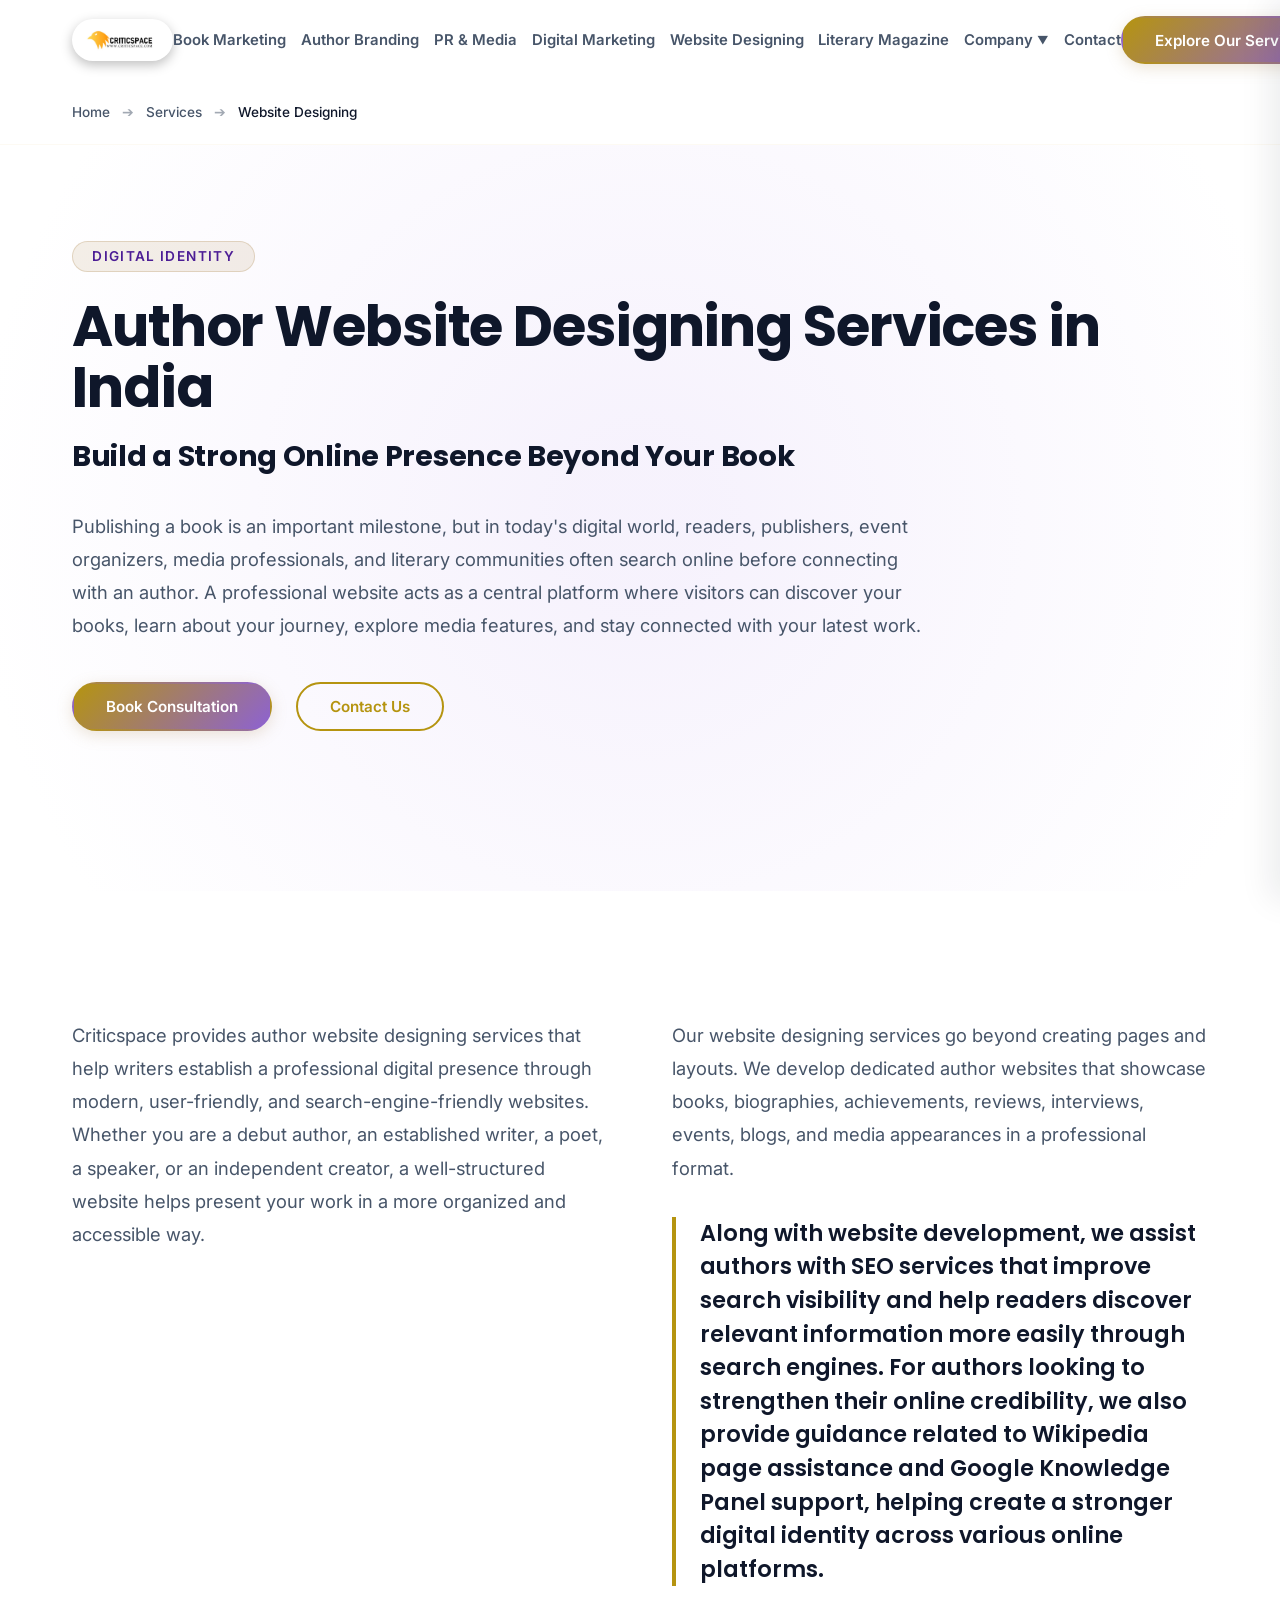
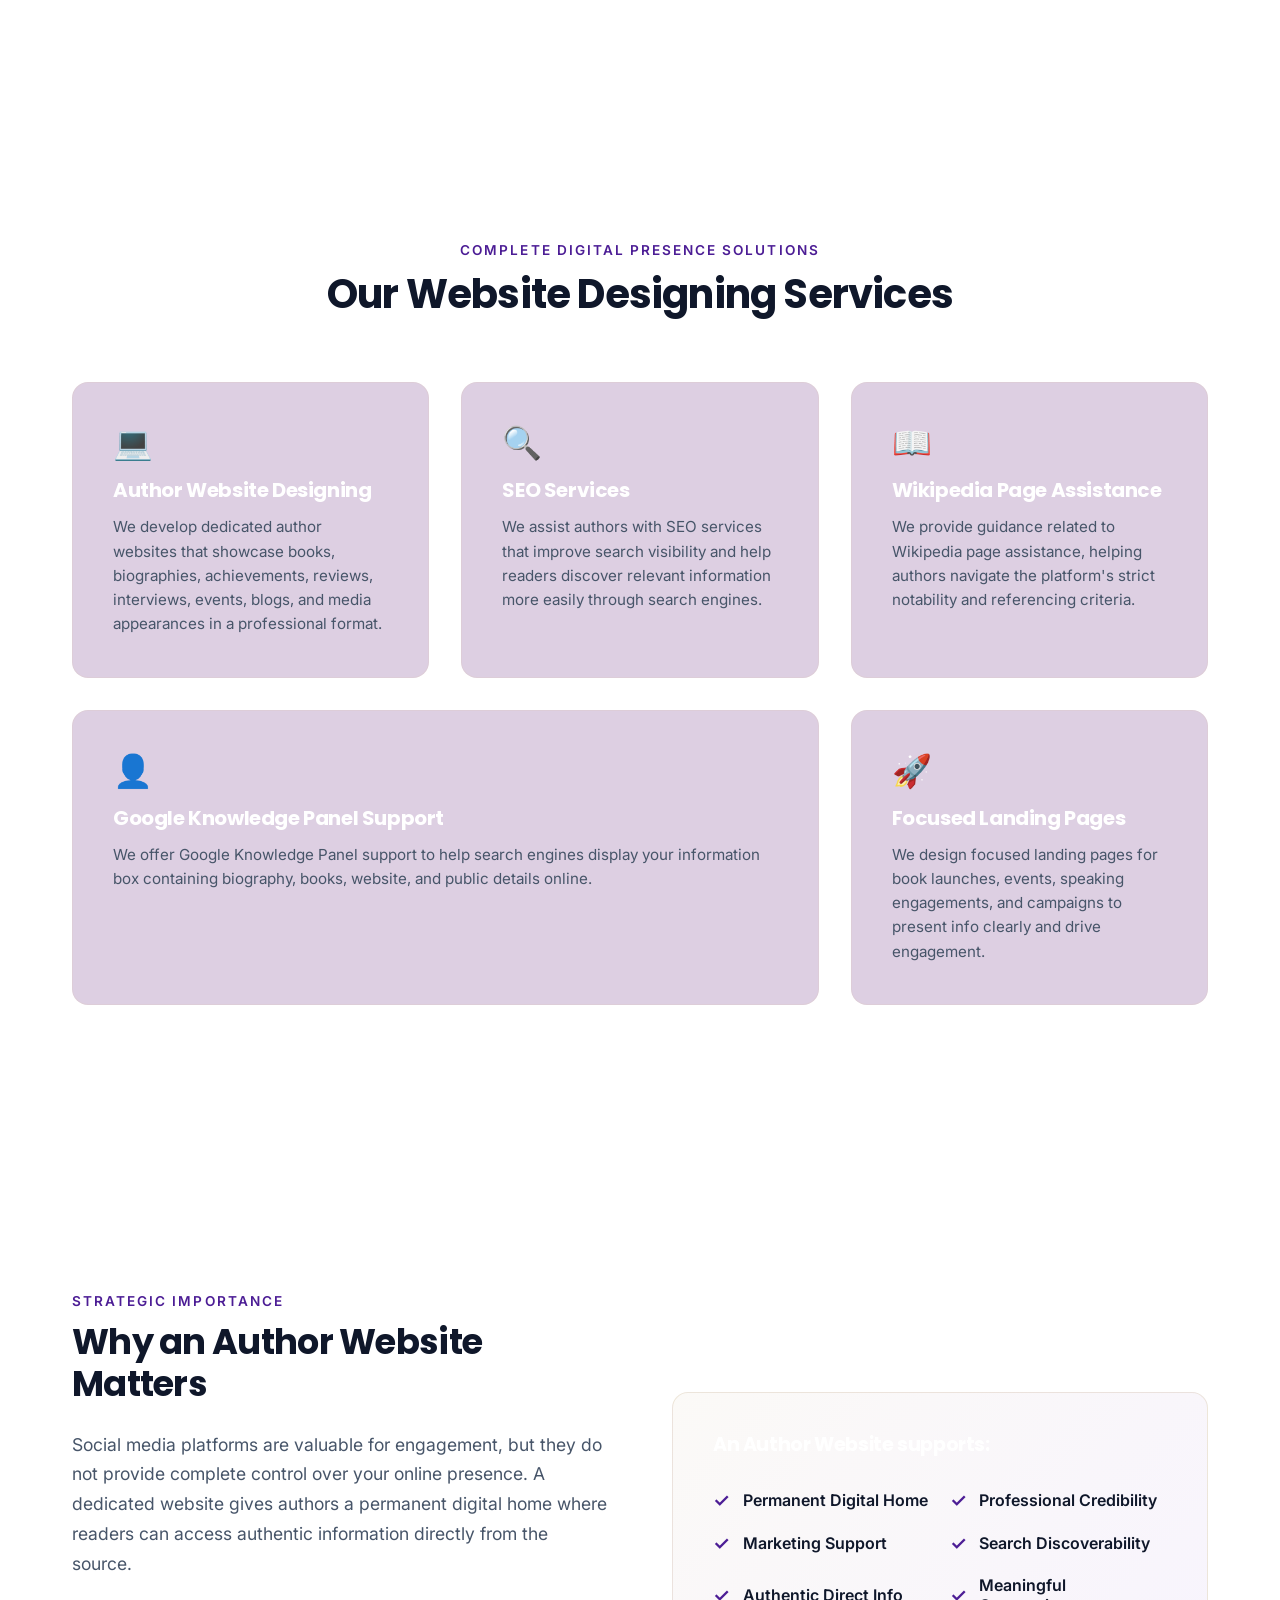
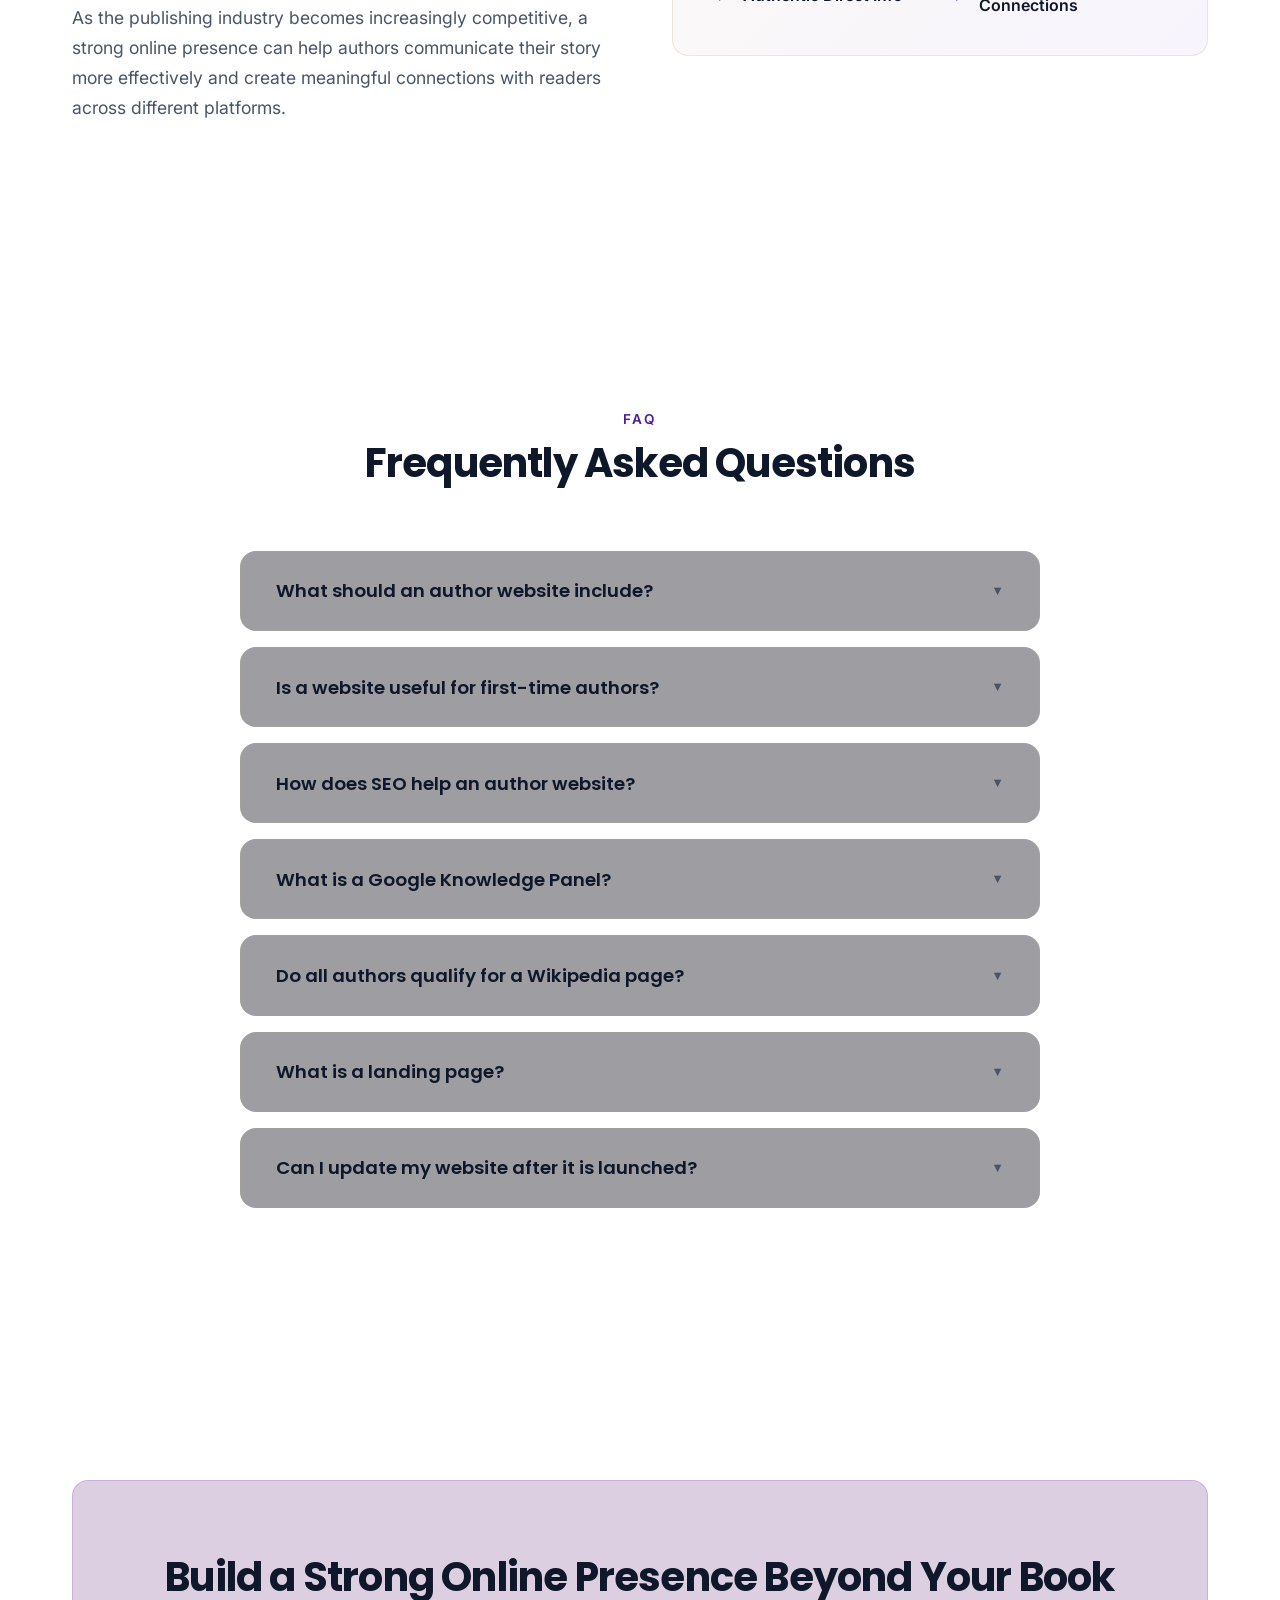
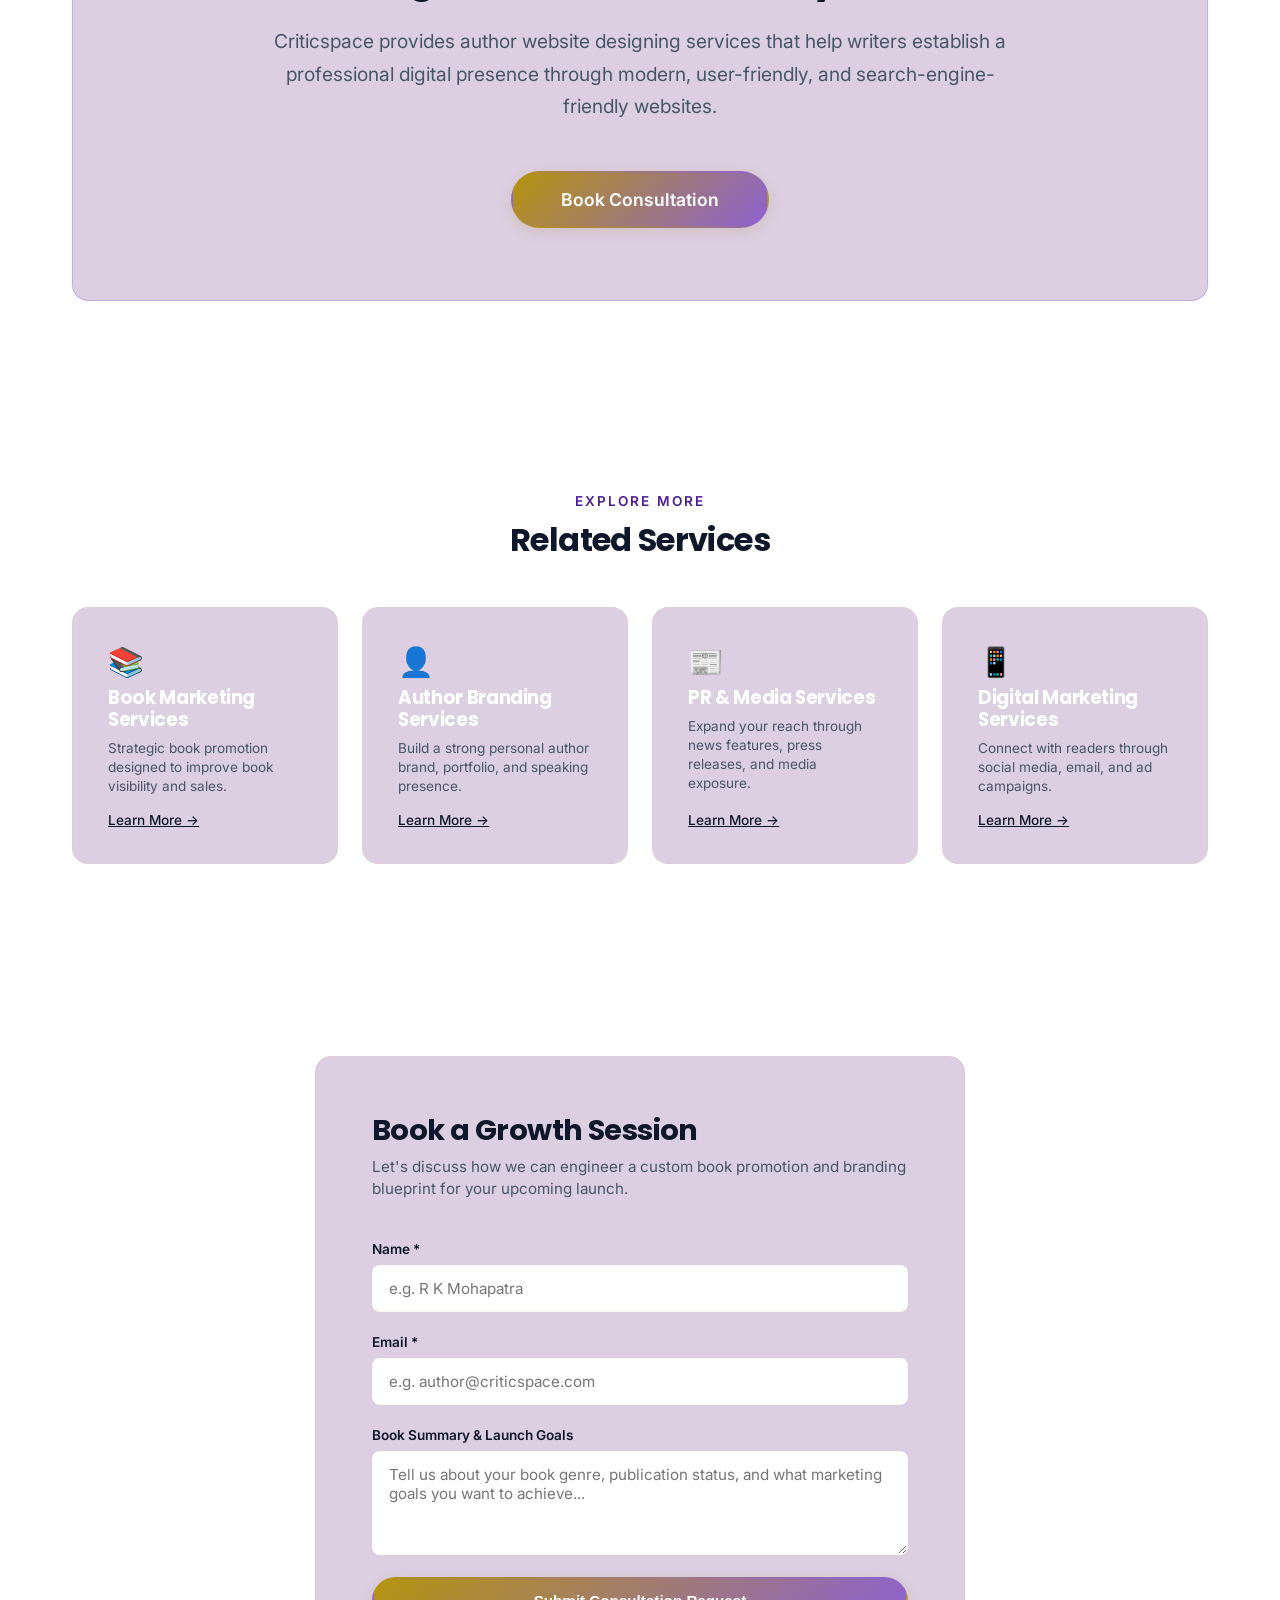
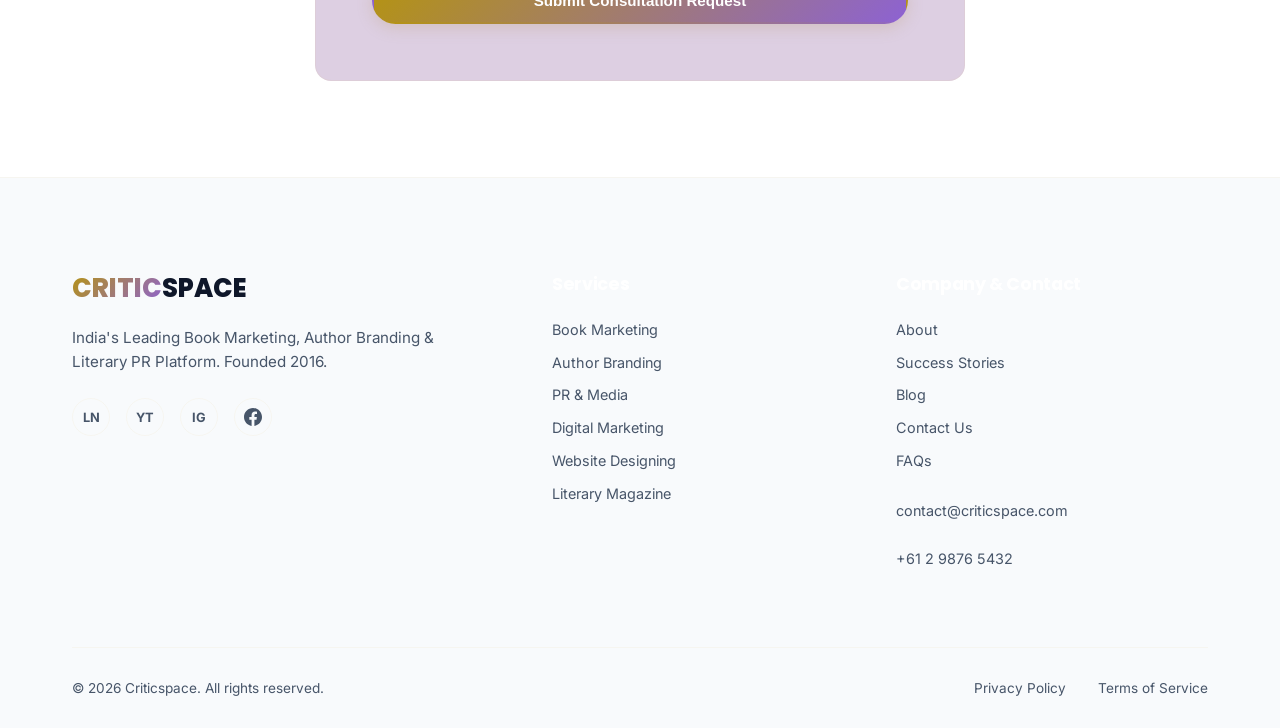
<file: Autho design.html>
<!DOCTYPE html>
<html lang="en">
<head>
    <meta charset="UTF-8">
    <meta name="viewport" content="width=device-width, initial-scale=1.0">
    <title>Author Website Designing Services in India — CRITICSPACE</title>
    <meta name="description" content="Professional website designing, SEO, landing pages, Wikipedia, and Google Knowledge Panel support for authors.">
    <!-- Google Fonts: Inter & Poppins -->
    <link rel="preconnect" href="https://fonts.googleapis.com">
    <link rel="preconnect" href="https://fonts.gstatic.com" crossorigin>
    <link href="https://fonts.googleapis.com/css2?family=Inter:wght@300;400;500;600;700&family=Poppins:wght@400;600;700;800&display=swap" rel="stylesheet">
    
    <!-- Link existing stylesheets -->
    <link rel="stylesheet" href="styles.css?v=1.2">

    <!-- Minimal additional inner page styling -->
    <style>
        .vv-breadcrumb-bar {
            padding: 1.5rem 0;
            border-bottom: 1px solid var(--border-color);
            background: var(--bg-dark);
            margin-top: var(--header-height);
        }
        .vv-breadcrumbs {
            font-size: 0.85rem;
            color: var(--text-muted);
            font-weight: 500;
        }
        .vv-breadcrumbs a {
            color: var(--text-muted);
            transition: var(--transition);
        }
        .vv-breadcrumbs a:hover {
            color: var(--accent);
        }
        .vv-breadcrumbs .separator {
            margin: 0 0.5rem;
            opacity: 0.5;
        }
        .vv-breadcrumbs .current {
            color: var(--text-main);
        }
        .vv-editorial-grid {
            display: grid;
            grid-template-columns: 1fr 1fr;
            gap: 4rem;
            align-items: start;
            margin: 4rem 0;
        }
        .vv-editorial-quote {
            font-family: 'Poppins', sans-serif;
            font-size: 1.4rem;
            font-weight: 600;
            line-height: 1.5;
            color: var(--text-main);
            border-left: 4px solid var(--primary);
            padding-left: 1.5rem;
            margin: 2rem 0;
        }
        .vv-highlight-box {
            background: linear-gradient(135deg, rgba(var(--primary-rgb), 0.05), rgba(var(--secondary-rgb), 0.05));
            border: 1px solid rgba(var(--primary-rgb), 0.2);
            padding: 2.5rem;
            border-radius: var(--border-radius);
            margin-top: 2rem;
        }
        .vv-why-grid {
            display: grid;
            grid-template-columns: 1fr 1fr;
            gap: 4rem;
            align-items: center;
            margin: 6rem 0;
        }
        .vv-checklist {
            list-style: none;
            display: grid;
            grid-template-columns: repeat(2, 1fr);
            gap: 1.2rem;
            margin-top: 2rem;
        }
        .vv-checklist-item {
            display: flex;
            align-items: center;
            gap: 0.8rem;
            font-size: 1rem;
            font-weight: 600;
            color: var(--text-main);
        }
        .vv-checklist-icon {
            color: var(--accent);
            font-size: 1.2rem;
        }
        .vv-related-grid {
            display: grid;
            grid-template-columns: repeat(4, 1fr);
            gap: 1.5rem;
            margin-top: 3rem;
        }
        @media (max-width: 1024px) {
            .vv-related-grid {
                grid-template-columns: repeat(2, 1fr);
            }
        }
        @media (max-width: 768px) {
            .vv-editorial-grid, .vv-why-grid {
                grid-template-columns: 1fr;
                gap: 2.5rem;
            }
            .vv-checklist {
                grid-template-columns: 1fr;
            }
            .vv-related-grid {
                grid-template-columns: 1fr;
            }
        }
    </style>
    <!-- Synchronously set preliminary navbar font scale to prevent layout pop -->
    <script>
        (function() {
            var w = window.innerWidth;
            if (w >= 961 && w < 1350) {
                var scale = Math.max(0.75, Math.min(1.0, 0.78 + ((w - 961) / (1350 - 961)) * 0.22));
                document.documentElement.style.setProperty('--nav-font-scale', scale.toFixed(3));
            }
        })();
    </script>
</head>
<body>
    

        <!-- 1. NAVBAR -->
        <header class="vv-navbar" id="navbar">
            <div class="vv-nav-container">
                <!-- NEW: Navbar logo image -->
                <a href="index.html#hero" class="vv-navbar-logo-link">
                    <div class="vv-navbar-logo-wrapper">
                        <img src="assets/Criticspace New Logo.jpg" alt="CriticSpace" class="vv-navbar-logo" onerror="this.parentNode.style.display='none';">
                    </div>
                </a>
                
                <nav class="vv-nav-menu" id="nav-menu">
                <a href="BookMarketing.html">Book Marketing</a>
                <a href="AuthorBrandling.html">Author Branding</a>
                <a href="PR&Media.html">PR & Media</a>
                <a href="Digital Marketing.html">Digital Marketing</a>
                <a href="Autho design.html">Website Designing</a>
                <a href="Literary.html">Literary Magazine</a>
                <div class="vv-dropdown">
                    <a href="#" class="vv-dropdown-trigger" onclick="return false;">Company <span class="chevron">▼</span></a>
                    <div class="vv-dropdown-menu">
                        <a href="index.html#about">About</a>
                        <a href="index.html#faq">FAQs</a>
                        <a href="index.html#blog">Blog</a>
                    </div>
                </div>
                <a href="index.html#contact-section">Contact</a>
            </nav>

            <div class="vv-nav-cta">
                <a href="#contact-section" class="vv-btn vv-btn-primary">Explore Our Services</a>
                <button class="vv-hamburger" id="hamburger-toggle" aria-label="Toggle Menu" aria-expanded="false">
                    <span></span>
                    <span></span>
                    <span></span>
                </button>
            </div>
        </div>
    </header>

    <!-- Mobile Drawer Menu -->
    <div class="vv-mobile-drawer" id="mobile-drawer">
        <nav class="vv-mobile-nav" id="mobile-nav">
            <a href="index.html#hero" class="is-active">Home</a>
            <a href="BookMarketing.html">Book Marketing</a>
            <a href="AuthorBrandling.html">Author Branding</a>
            <a href="PR&Media.html">PR & Media</a>
            <a href="Digital Marketing.html">Digital Marketing</a>
            <a href="Autho design.html">Website Designing</a>
            <a href="Literary.html">Literary Magazine</a>
            <div class="vv-mobile-dropdown">
                <a href="#" class="vv-mobile-dropdown-trigger" onclick="this.parentNode.classList.toggle('is-open'); return false;">Company <span class="chevron">▼</span></a>
                <div class="vv-mobile-dropdown-menu">
                    <a href="index.html#about">About</a>
                    <a href="index.html#faq">FAQs</a>
                    <a href="index.html#blog">Blog</a>
                </div>
            </div>
            <a href="index.html#contact-section">Contact</a>
        </nav>
        <div class="vv-mobile-cta" style="margin-top: 2rem; padding: 0 1rem;">
            <a href="#contact-section" class="vv-btn vv-btn-primary vv-btn-block">Explore Our Services</a>
        </div>
    </div>
    <div class="vv-drawer-overlay" id="drawer-overlay"></div>

    <!-- 2. BREADCRUMBS -->
    <div class="vv-breadcrumb-bar">
        <div class="vv-container">
            <nav class="vv-breadcrumbs" aria-label="Breadcrumb">
                <a href="index.html">Home</a>
                <span class="separator">➔</span>
                <a href="index.html#services">Services</a>
                <span class="separator">➔</span>
                <span class="current" aria-current="page">Website Designing</span>
            </nav>
        </div>
    </div>

    <main>
        
        <!-- 3. HERO SECTION -->
        <section class="vv-hero" id="hero" style="min-height: auto; padding: 6rem 0;">
            <div class="vv-hero-video-wrapper">
                <div class="vv-hero-video-overlay" style="background: radial-gradient(circle at center, rgba(var(--secondary-rgb), 0.06) 10%, var(--bg-dark) 90%);"></div>
            </div>
            
            <div class="vv-container vv-hero-content" style="text-align: left; align-items: flex-start; max-width: var(--container-width);">
                <span class="vv-badge-eyebrow" style="margin-bottom: 1.5rem;">Digital Identity</span>
                <h1 class="vv-hero-title" style="font-size: 3.5rem; margin-bottom: 1rem;">
                    Author Website Designing Services in India
                </h1>
                <p class="vv-gradient-text" style="font-family: 'Poppins', sans-serif; font-size: 1.8rem; font-weight: 700; margin-bottom: 2rem; letter-spacing: -0.01em;">
                    Build a Strong Online Presence Beyond Your Book
                </p>
                <p class="vv-hero-subtitle" style="font-size: 1.15rem; color: var(--text-muted); line-height: 1.8; margin-bottom: 2.5rem; max-width: 850px; text-align: left;">
                    Publishing a book is an important milestone, but in today's digital world, readers, publishers, event organizers, media professionals, and literary communities often search online before connecting with an author. A professional website acts as a central platform where visitors can discover your books, learn about your journey, explore media features, and stay connected with your latest work.
                </p>
                <div class="vv-hero-actions">
                    <a href="#contact-section" class="vv-btn vv-btn-primary">Book Consultation</a>
                    <a href="#contact-section" class="vv-btn vv-btn-outline">Contact Us</a>
                </div>
            </div>
        </section>

        <!-- 4. EDITORIAL CONTENT SECTION -->
        <section style="padding: 4rem 0;">
            <div class="vv-container">
                <div class="vv-editorial-grid">
                    <div>
                        <p style="font-size: 1.15rem; line-height: 1.8; color: var(--text-muted); margin-bottom: 1.5rem;">
                            Criticspace provides author website designing services that help writers establish a professional digital presence through modern, user-friendly, and search-engine-friendly websites. Whether you are a debut author, an established writer, a poet, a speaker, or an independent creator, a well-structured website helps present your work in a more organized and accessible way.
                        </p>
                    </div>
                    <div>
                        <p style="font-size: 1.15rem; line-height: 1.8; color: var(--text-muted); margin-bottom: 1.5rem;">
                            Our website designing services go beyond creating pages and layouts. We develop dedicated author websites that showcase books, biographies, achievements, reviews, interviews, events, blogs, and media appearances in a professional format.
                        </p>
                        <div class="vv-editorial-quote">
                            Along with website development, we assist authors with SEO services that improve search visibility and help readers discover relevant information more easily through search engines. For authors looking to strengthen their online credibility, we also provide guidance related to Wikipedia page assistance and Google Knowledge Panel support, helping create a stronger digital identity across various online platforms.
                        </div>
                    </div>
                </div>
            </div>
        </section>

        <!-- 5. SERVICES INCLUDED (GLASS CARDS) -->
        <section class="vv-benefits-section vv-bg-alt" id="included-services" style="padding: 6rem 0;">
            <div class="vv-container">
                <div class="vv-section-header">
                    <span class="vv-eyebrow">Complete Digital Presence Solutions</span>
                    <h2 class="vv-section-title">Our Website Designing Services</h2>
                </div>

                <div class="vv-bento-grid" style="grid-auto-rows: auto; gap: 2rem; grid-template-columns: repeat(3, 1fr);">
                    
                    <div class="vv-bento-card vv-glass-card bento-small vv-reveal" style="min-height: 240px; justify-content: flex-start; padding: 2.5rem;">
                        <span style="font-size: 2rem; margin-bottom: 1rem; display: block;">💻</span>
                        <h3 style="margin-bottom: 0.8rem; font-size: 1.25rem;">Author Website Designing</h3>
                        <p style="font-size: 0.95rem; line-height: 1.6; color: var(--text-muted);">We develop dedicated author websites that showcase books, biographies, achievements, reviews, interviews, events, blogs, and media appearances in a professional format.</p>
                    </div>

                    <div class="vv-bento-card vv-glass-card bento-small vv-reveal" style="min-height: 240px; justify-content: flex-start; padding: 2.5rem;">
                        <span style="font-size: 2rem; margin-bottom: 1rem; display: block;">🔍</span>
                        <h3 style="margin-bottom: 0.8rem; font-size: 1.25rem;">SEO Services</h3>
                        <p style="font-size: 0.95rem; line-height: 1.6; color: var(--text-muted);">We assist authors with SEO services that improve search visibility and help readers discover relevant information more easily through search engines.</p>
                    </div>

                    <div class="vv-bento-card vv-glass-card bento-small vv-reveal" style="min-height: 240px; justify-content: flex-start; padding: 2.5rem;">
                        <span style="font-size: 2rem; margin-bottom: 1rem; display: block;">📖</span>
                        <h3 style="margin-bottom: 0.8rem; font-size: 1.25rem;">Wikipedia Page Assistance</h3>
                        <p style="font-size: 0.95rem; line-height: 1.6; color: var(--text-muted);">We provide guidance related to Wikipedia page assistance, helping authors navigate the platform's strict notability and referencing criteria.</p>
                    </div>

                    <div class="vv-bento-card vv-glass-card bento-medium vv-reveal" style="min-height: 240px; justify-content: flex-start; padding: 2.5rem; grid-column: span 2;">
                        <span style="font-size: 2rem; margin-bottom: 1rem; display: block;">👤</span>
                        <h3 style="margin-bottom: 0.8rem; font-size: 1.25rem;">Google Knowledge Panel Support</h3>
                        <p style="font-size: 0.95rem; line-height: 1.6; color: var(--text-muted);">We offer Google Knowledge Panel support to help search engines display your information box containing biography, books, website, and public details online.</p>
                    </div>

                    <div class="vv-bento-card vv-glass-card bento-small vv-reveal" style="min-height: 240px; justify-content: flex-start; padding: 2.5rem; grid-column: span 1;">
                        <span style="font-size: 2rem; margin-bottom: 1rem; display: block;">🚀</span>
                        <h3 style="margin-bottom: 0.8rem; font-size: 1.25rem;">Focused Landing Pages</h3>
                        <p style="font-size: 0.95rem; line-height: 1.6; color: var(--text-muted);">We design focused landing pages for book launches, events, speaking engagements, and campaigns to present info clearly and drive engagement.</p>
                    </div>

                </div>
            </div>
        </section>

        <!-- 6. WHY AN AUTHOR WEBSITE MATTERS -->
        <section style="padding: 6rem 0;">
            <div class="vv-container">
                <div class="vv-why-grid">
                    <div>
                        <span class="vv-eyebrow">Strategic Importance</span>
                        <h2 class="vv-section-title" style="text-align: left; font-size: 2.2rem; margin-bottom: 1.5rem;">Why an Author Website Matters</h2>
                        <p style="font-size: 1.1rem; line-height: 1.7; color: var(--text-muted); margin-bottom: 1.5rem;">
                            Social media platforms are valuable for engagement, but they do not provide complete control over your online presence. A dedicated website gives authors a permanent digital home where readers can access authentic information directly from the source.
                        </p>
                        <p style="font-size: 1.1rem; line-height: 1.7; color: var(--text-muted);">
                            As the publishing industry becomes increasingly competitive, a strong online presence can help authors communicate their story more effectively and create meaningful connections with readers across different platforms.
                        </p>
                    </div>
                    <div>
                        <div class="vv-highlight-box">
                            <h4 style="font-family: 'Poppins', sans-serif; font-size: 1.2rem; color: #fff; margin-bottom: 1rem;">An Author Website supports:</h4>
                            <ul class="vv-checklist">
                                <li class="vv-checklist-item">
                                    <span class="vv-checklist-icon">✓</span> Permanent Digital Home
                                </li>
                                <li class="vv-checklist-item">
                                    <span class="vv-checklist-icon">✓</span> Professional Credibility
                                </li>
                                <li class="vv-checklist-item">
                                    <span class="vv-checklist-icon">✓</span> Marketing Support
                                </li>
                                <li class="vv-checklist-item">
                                    <span class="vv-checklist-icon">✓</span> Search Discoverability
                                </li>
                                <li class="vv-checklist-item">
                                    <span class="vv-checklist-icon">✓</span> Authentic Direct Info
                                </li>
                                <li class="vv-checklist-item">
                                    <span class="vv-checklist-icon">✓</span> Meaningful Connections
                                </li>
                            </ul>
                        </div>
                    </div>
                </div>
            </div>
        </section>

        <!-- 8. FAQ SECTION (REUSING ACCORDION DESIGN) -->
        <section class="vv-faq-section vv-bg-alt" id="faq" style="padding: 6rem 0;">
            <div class="vv-container">
                <div class="vv-section-header">
                    <span class="vv-eyebrow">FAQ</span>
                    <h2 class="vv-section-title">Frequently Asked Questions</h2>
                </div>

                <div class="vv-accordion-group" id="faq-accordion-container">
                    
                    <div class="vv-accordion-item vv-reveal">
                        <button class="vv-accordion-trigger" aria-expanded="false">
                            <span>What should an author website include?</span>
                            <span class="chevron">▼</span>
                        </button>
                        <div class="vv-accordion-panel">
                            <p>A professional author website typically includes an author profile, book information, media features, interviews, reviews, event details, contact information, and links to purchase books.</p>
                        </div>
                    </div>

                    <div class="vv-accordion-item vv-reveal">
                        <button class="vv-accordion-trigger" aria-expanded="false">
                            <span>Is a website useful for first-time authors?</span>
                            <span class="chevron">▼</span>
                        </button>
                        <div class="vv-accordion-panel">
                            <p>Yes. A website helps debut authors establish credibility and provides readers with a dedicated place to learn more about their work.</p>
                        </div>
                    </div>

                    <div class="vv-accordion-item vv-reveal">
                        <button class="vv-accordion-trigger" aria-expanded="false">
                            <span>How does SEO help an author website?</span>
                            <span class="chevron">▼</span>
                        </button>
                        <div class="vv-accordion-panel">
                            <p>SEO improves the chances of your website appearing in search results when readers search for your name, books, or related topics online.</p>
                        </div>
                    </div>

                    <div class="vv-accordion-item vv-reveal">
                        <button class="vv-accordion-trigger" aria-expanded="false">
                            <span>What is a Google Knowledge Panel?</span>
                            <span class="chevron">▼</span>
                        </button>
                        <div class="vv-accordion-panel">
                            <p>A Google Knowledge Panel is the information box that may appear in search results displaying details about an author, including biography, books, website, and public information available online.</p>
                        </div>
                    </div>

                    <div class="vv-accordion-item vv-reveal">
                        <button class="vv-accordion-trigger" aria-expanded="false">
                            <span>Do all authors qualify for a Wikipedia page?</span>
                            <span class="chevron">▼</span>
                        </button>
                        <div class="vv-accordion-panel">
                            <p>Wikipedia has specific notability guidelines. Eligibility depends on publicly available coverage, media references, and independent sources.</p>
                        </div>
                    </div>

                    <div class="vv-accordion-item vv-reveal">
                        <button class="vv-accordion-trigger" aria-expanded="false">
                            <span>What is a landing page?</span>
                            <span class="chevron">▼</span>
                        </button>
                        <div class="vv-accordion-panel">
                            <p>A landing page is a focused web page created for a specific purpose such as promoting a book launch, event registration, speaking engagement, or marketing campaign.</p>
                        </div>
                    </div>

                    <div class="vv-accordion-item vv-reveal">
                        <button class="vv-accordion-trigger" aria-expanded="false">
                            <span>Can I update my website after it is launched?</span>
                            <span class="chevron">▼</span>
                        </button>
                        <div class="vv-accordion-panel">
                            <p>Yes. Websites can be updated regularly with new books, events, articles, media features, and other information as your literary journey grows.</p>
                        </div>
                    </div>

                </div>
            </div>
        </section>

        <!-- 9. FINAL CTA -->
        <section class="vv-pricing-section" style="padding: 6rem 0;">
            <div class="vv-container">
                <div class="vv-cta-banner vv-glass-card" style="margin-top: 0; padding: 4.5rem; text-align: center; border-color: rgba(var(--secondary-rgb), 0.2);">
                    <h3 class="vv-banner-title" style="font-size: 2.5rem; margin-bottom: 1.5rem;">Build a Strong Online Presence Beyond Your Book</h3>
                    <p class="vv-banner-desc" style="font-size: 1.2rem; line-height: 1.7; max-width: 750px; margin: 0 auto 3rem auto; color: var(--text-muted);">
                        Criticspace provides author website designing services that help writers establish a professional digital presence through modern, user-friendly, and search-engine-friendly websites.
                    </p>
                    <a href="#contact-section" class="vv-btn vv-btn-primary" style="padding: 1rem 3rem; font-size: 1.1rem;">Book Consultation</a>
                </div>
            </div>
        </section>

        <!-- 10. RELATED SERVICES -->
        <section class="vv-bg-alt" style="padding: 6rem 0;">
            <div class="vv-container">
                <div class="vv-section-header" style="margin-bottom: 2rem;">
                    <span class="vv-eyebrow">Explore More</span>
                    <h2 class="vv-section-title" style="font-size: 2rem;">Related Services</h2>
                </div>

                <div class="vv-related-grid">
                    
                    <div class="vv-bento-card vv-glass-card vv-reveal" style="padding: 2.2rem; min-height: 220px; justify-content: space-between;">
                        <div>
                            <span style="font-size: 1.8rem; display: block; margin-bottom: 0.5rem;">📚</span>
                            <h3 style="font-size: 1.15rem; color: #fff; margin-bottom: 0.5rem;">Book Marketing Services</h3>
                            <p style="font-size: 0.85rem; color: var(--text-muted); line-height: 1.4;">Strategic book promotion designed to improve book visibility and sales.</p>
                        </div>
                        <a href="BookMarketing.html" class="vv-press-link" style="font-size: 0.85rem; margin-top: 1rem; display: inline-block;">Learn More →</a>
                    </div>

                    <div class="vv-bento-card vv-glass-card vv-reveal" style="padding: 2.2rem; min-height: 220px; justify-content: space-between;">
                        <div>
                            <span style="font-size: 1.8rem; display: block; margin-bottom: 0.5rem;">👤</span>
                            <h3 style="font-size: 1.15rem; color: #fff; margin-bottom: 0.5rem;">Author Branding Services</h3>
                            <p style="font-size: 0.85rem; color: var(--text-muted); line-height: 1.4;">Build a strong personal author brand, portfolio, and speaking presence.</p>
                        </div>
                        <a href="author-branding.html" class="vv-press-link" style="font-size: 0.85rem; margin-top: 1rem; display: inline-block;">Learn More →</a>
                    </div>

                    <div class="vv-bento-card vv-glass-card vv-reveal" style="padding: 2.2rem; min-height: 220px; justify-content: space-between;">
                        <div>
                            <span style="font-size: 1.8rem; display: block; margin-bottom: 0.5rem;">📰</span>
                            <h3 style="font-size: 1.15rem; color: #fff; margin-bottom: 0.5rem;">PR & Media Services</h3>
                            <p style="font-size: 0.85rem; color: var(--text-muted); line-height: 1.4;">Expand your reach through news features, press releases, and media exposure.</p>
                        </div>
                        <a href="PR&Media.html" class="vv-press-link" style="font-size: 0.85rem; margin-top: 1rem; display: inline-block;">Learn More →</a>
                    </div>

                    <div class="vv-bento-card vv-glass-card vv-reveal" style="padding: 2.2rem; min-height: 220px; justify-content: space-between;">
                        <div>
                            <span style="font-size: 1.8rem; display: block; margin-bottom: 0.5rem;">📱</span>
                            <h3 style="font-size: 1.15rem; color: #fff; margin-bottom: 0.5rem;">Digital Marketing Services</h3>
                            <p style="font-size: 0.85rem; color: var(--text-muted); line-height: 1.4;">Connect with readers through social media, email, and ad campaigns.</p>
                        </div>
                        <a href="digital-marketing.html" class="vv-press-link" style="font-size: 0.85rem; margin-top: 1rem; display: inline-block;">Learn More →</a>
                    </div>

                </div>
            </div>
        </section>

        <!-- 10. CONTACT / LEAD FORM -->
        <section class="vv-contact-section" id="contact-section" style="padding: 6rem 0;">
            <div class="vv-container">
                <div class="vv-contact-grid" style="grid-template-columns: 1fr; max-width: 650px; margin: 0 auto;">
                    <div class="vv-contact-card vv-glass-card">
                        <h3 class="vv-card-title">Book a Growth Session</h3>
                        <p class="vv-card-sub">Let's discuss how we can engineer a custom book promotion and branding blueprint for your upcoming launch.</p>
                        <form class="vv-form" id="lead-form">
                            <div class="vv-form-group">
                                <label for="form-name">Name *</label>
                                <input type="text" id="form-name" required placeholder="e.g. R K Mohapatra">
                            </div>
                            <div class="vv-form-group">
                                <label for="form-email">Email *</label>
                                <input type="email" id="form-email" required placeholder="e.g. author@criticspace.com">
                            </div>
                            <div class="vv-form-group">
                                <label for="form-msg">Book Summary & Launch Goals</label>
                                <textarea id="form-msg" rows="4" placeholder="Tell us about your book genre, publication status, and what marketing goals you want to achieve..."></textarea>
                            </div>
                            <button type="submit" class="vv-btn vv-btn-primary vv-btn-block">Submit Consultation Request</button>
                        </form>
                    </div>
                </div>
            </div>
        </section>

    </main>

    <!-- 11. FOOTER -->
    <footer class="vv-footer">
        <div class="vv-container">
            <div class="vv-footer-main" style="grid-template-columns: 400px 1fr;">
                <div class="vv-footer-brand">
                    <a href="index.html#hero" class="vv-logo" style="line-height: 1.1;">
                        <span class="vv-logo-gradient">CRITIC</span>SPACE
                    </a>
                    <p class="vv-footer-tagline">
                        India's Leading Book Marketing, Author Branding & Literary PR Platform. Founded 2016.
                    </p>
                    <div class="vv-social-icons">
                        <a href="https://linkedin.com" target="_blank" rel="noopener noreferrer" aria-label="LinkedIn">LN</a>
                        <a href="https://youtube.com" target="_blank" rel="noopener noreferrer" aria-label="YouTube">YT</a>
                        <a href="https://instagram.com" target="_blank" rel="noopener noreferrer" aria-label="Instagram">IG</a>
                        <a href="https://facebook.com/criticspace" target="_blank" rel="noopener noreferrer" aria-label="Facebook">
                            <svg xmlns="http://www.w3.org/2000/svg" viewBox="0 0 24 24" width="18" height="18" fill="currentColor"><path d="M24 12.073c0-6.627-5.373-12-12-12s-12 5.373-12 12c0 5.99 4.388 10.954 10.125 11.854v-8.385H7.078v-3.47h3.047V9.43c0-3.007 1.792-4.669 4.533-4.669 1.312 0 2.686.235 2.686.235v2.953H15.83c-1.491 0-1.956.925-1.956 1.874v2.25h3.328l-.532 3.47h-2.796v8.385C19.612 23.027 24 18.062 24 12.073z"/></svg>
                        </a>
                    </div>
                </div>

                <!-- Links Grid -->
                <div class="vv-footer-links-grid" style="grid-template-columns: repeat(2, 1fr);">
                    <div class="vv-footer-col">
                        <h4>Services</h4>
                        <ul>
                            <li><a href="BookMarketing.html">Book Marketing</a></li>
                            <li><a href="AuthorBrandling.html">Author Branding</a></li>
                            <li><a href="PR&Media.html">PR & Media</a></li>
                            <li><a href="Digital Marketing.html">Digital Marketing</a></li>
                            <li><a href="Autho design.html">Website Designing</a></li>
                            <li><a href="Literary.html">Literary Magazine</a></li>
                        </ul>
                    </div>
                    <div class="vv-footer-col">
                        <h4>Company & Contact</h4>
                        <ul>
                            <li><a href="index.html#about">About</a></li>
                            <li><a href="index.html#success-stories">Success Stories</a></li>
                            <li><a href="index.html#blog">Blog</a></li>
                            <li><a href="index.html#contact-section">Contact Us</a></li>
                            <li><a href="index.html#faq">FAQs</a></li>
                            <li class="vv-contact-item" style="margin-top: 1rem;"><a href="mailto:contact@criticspace.com">contact@criticspace.com</a></li>
                            <li class="vv-contact-item"><a href="tel:+61298765432">+61 2 9876 5432</a></li>
                        </ul>
                    </div>
                </div>
            </div>

            <div class="vv-footer-bottom">
                <p class="vv-copyright">&copy; 2026 Criticspace. All rights reserved.</p>
                <div class="vv-footer-legal">
                    <a href="#">Privacy Policy</a>
                    <a href="#">Terms of Service</a>
                </div>
            </div>
        </div>
    </footer>

    <!-- Script loading -->
    <script src="script.js"></script>
</body>
</html>
</file>
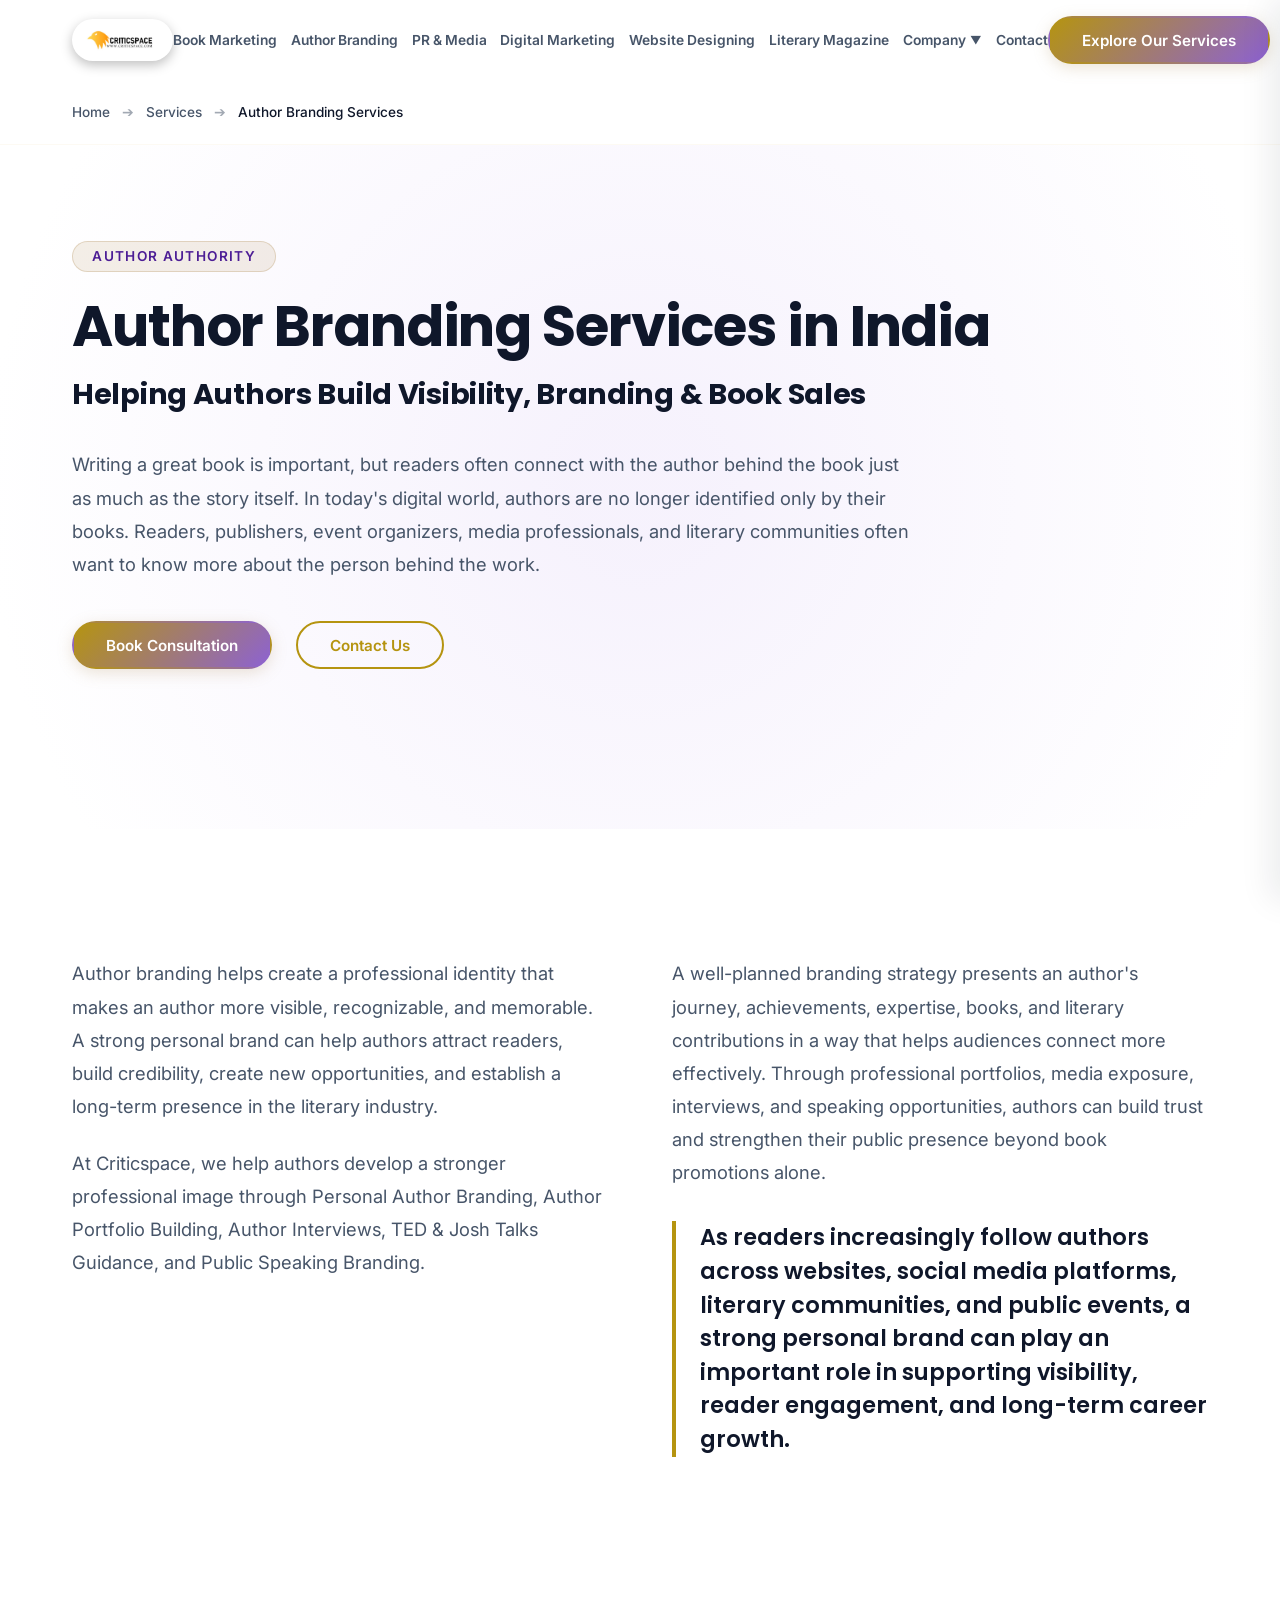
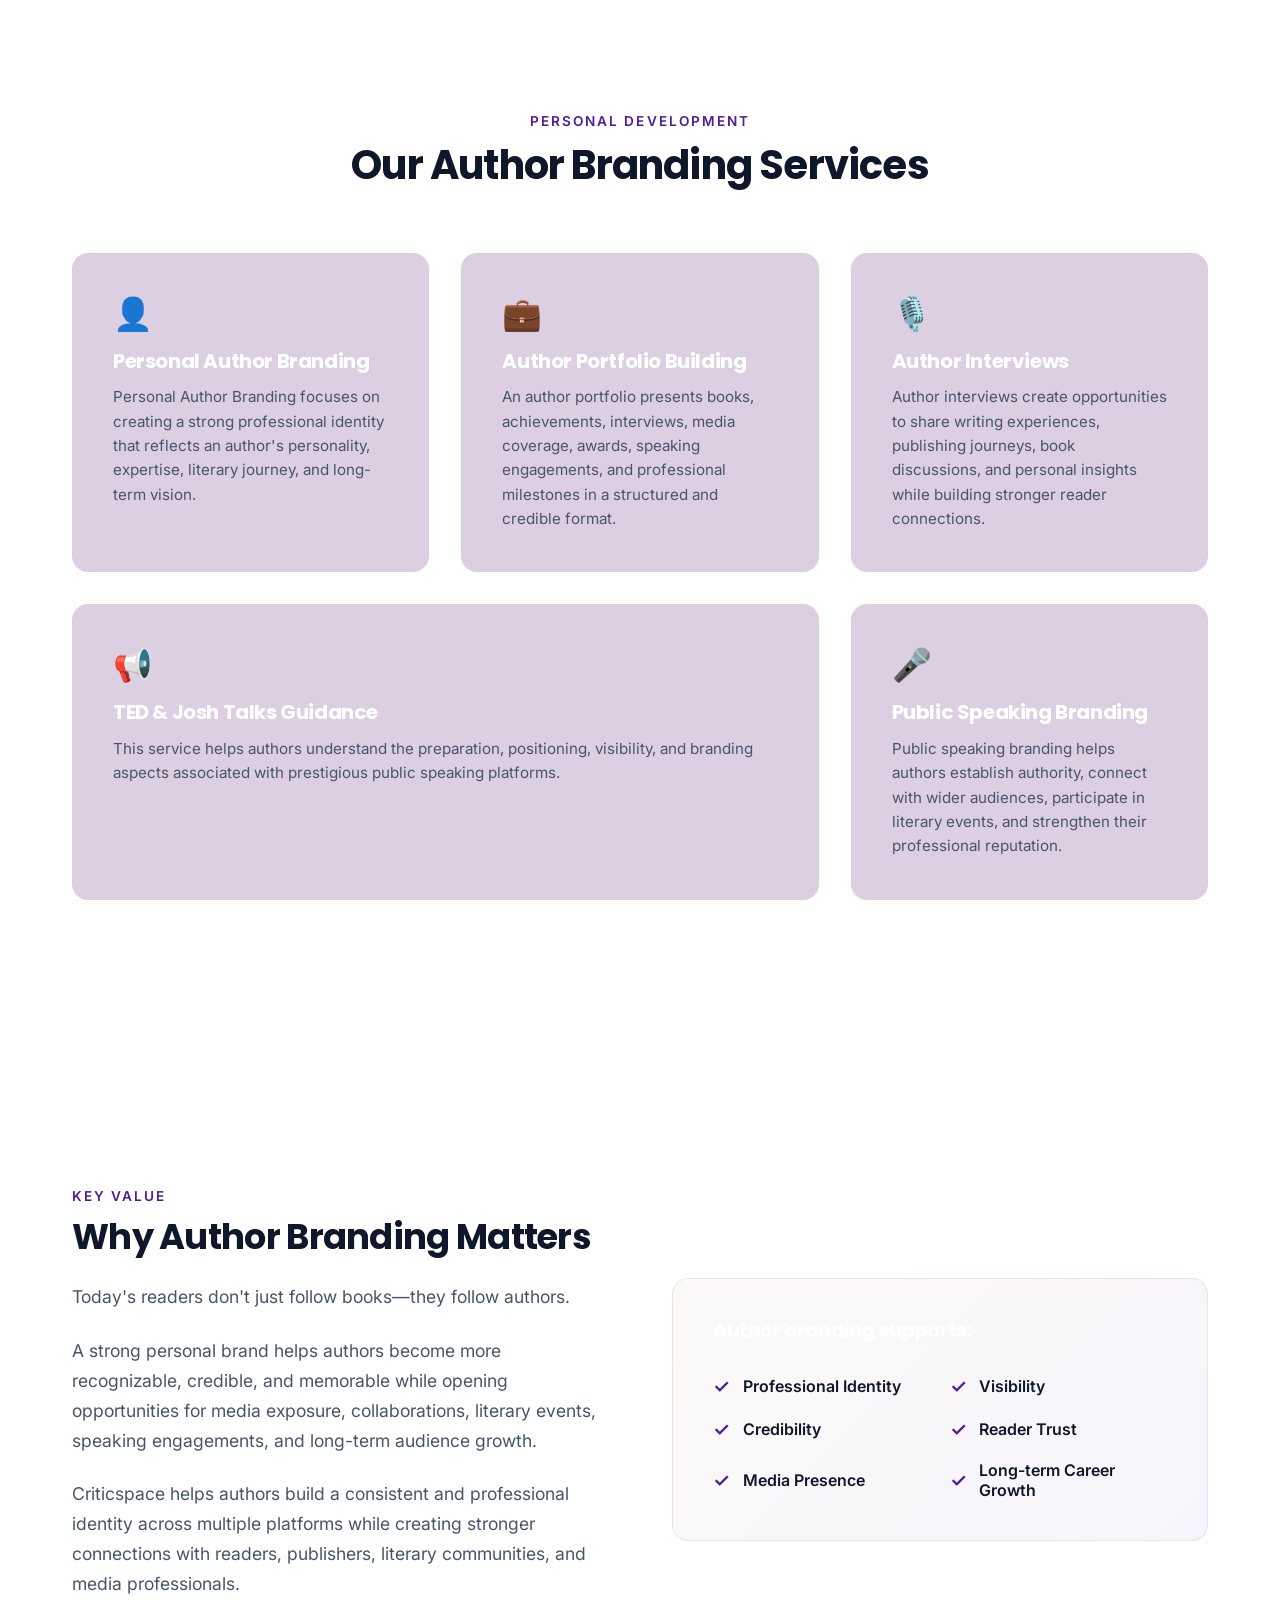
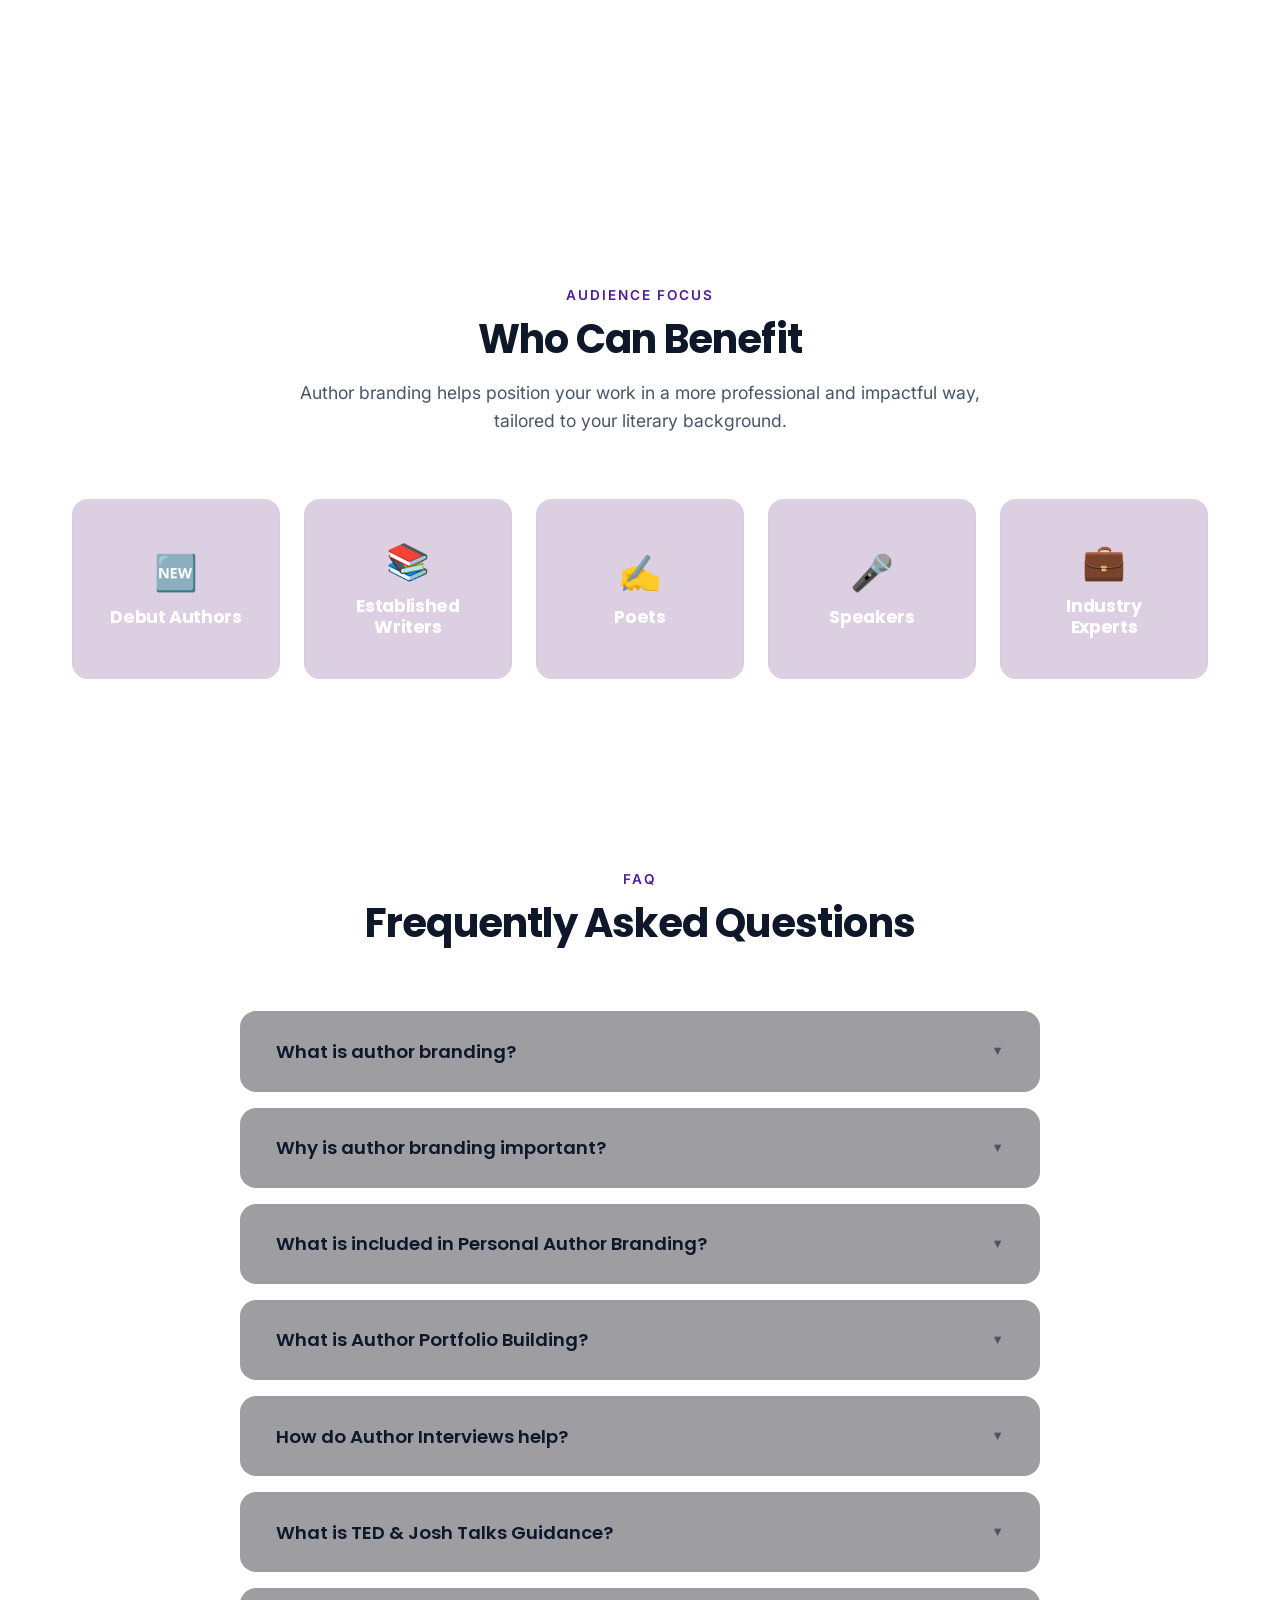
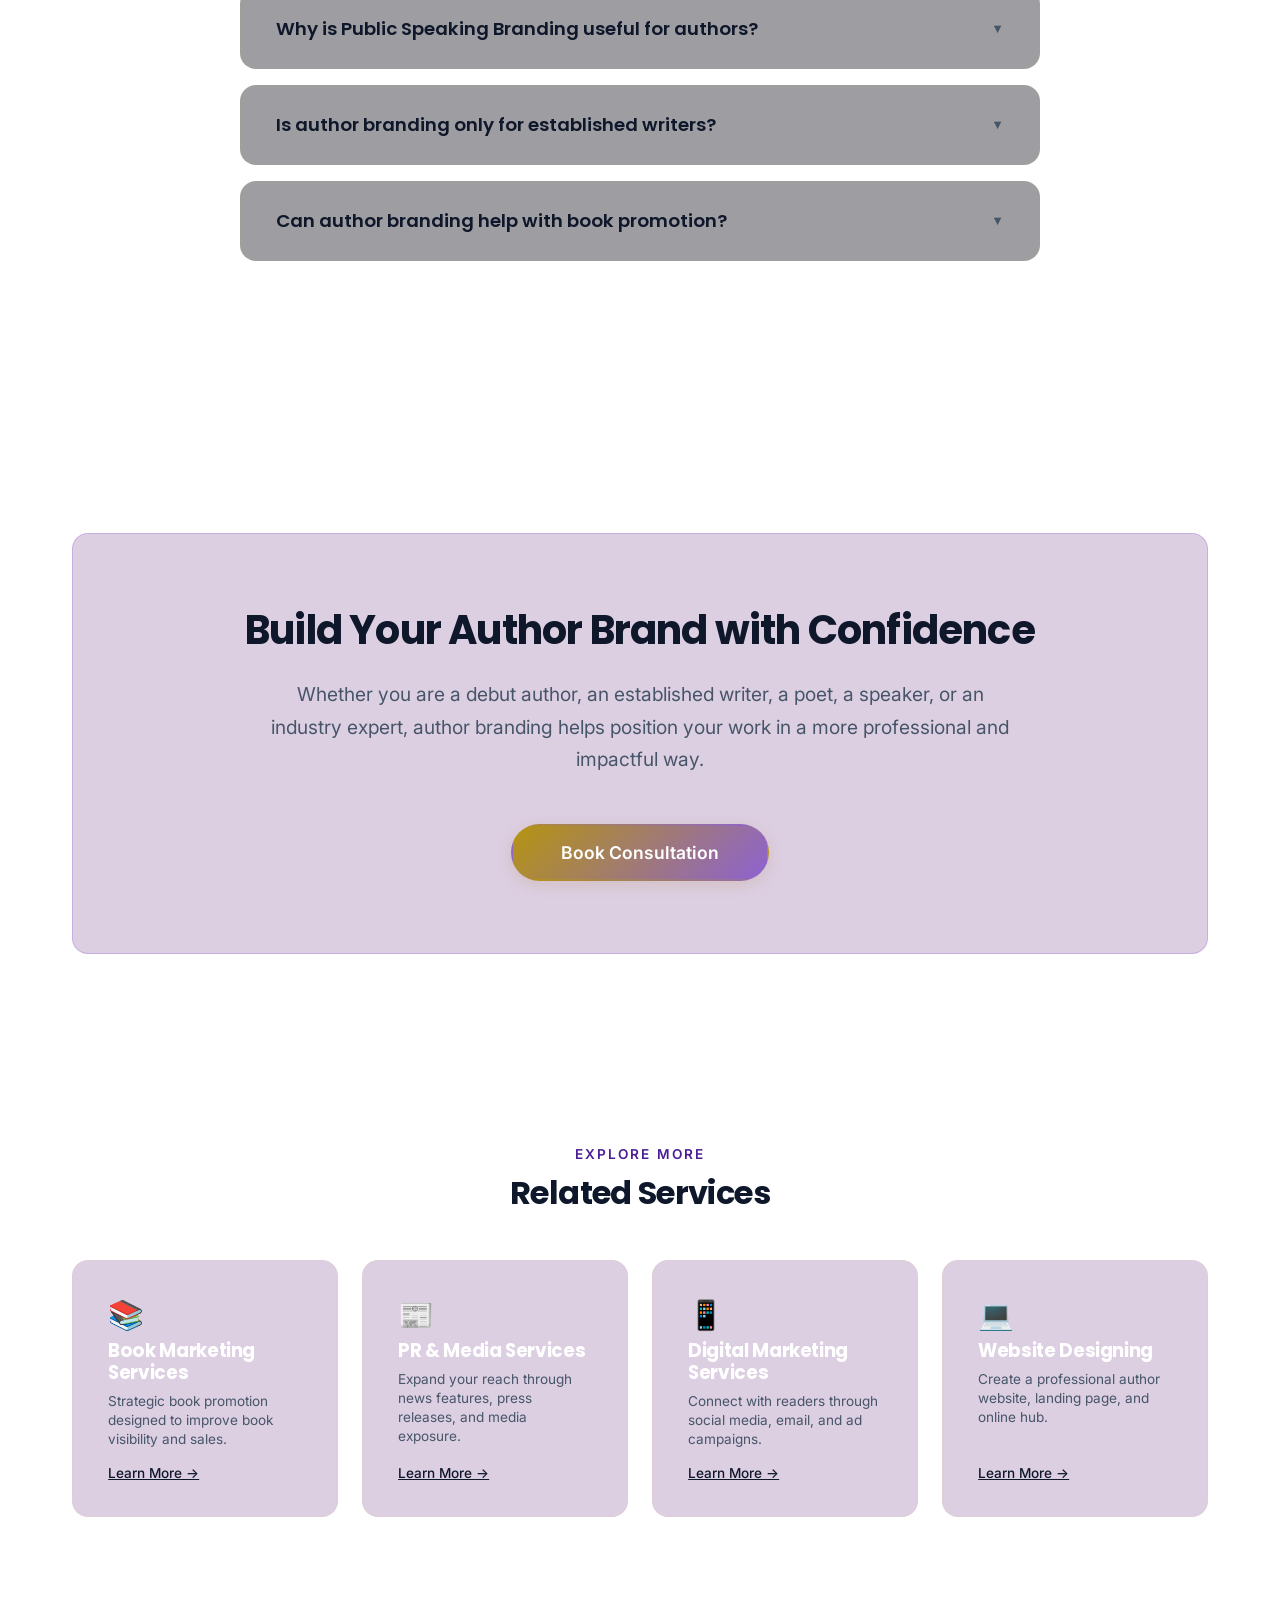
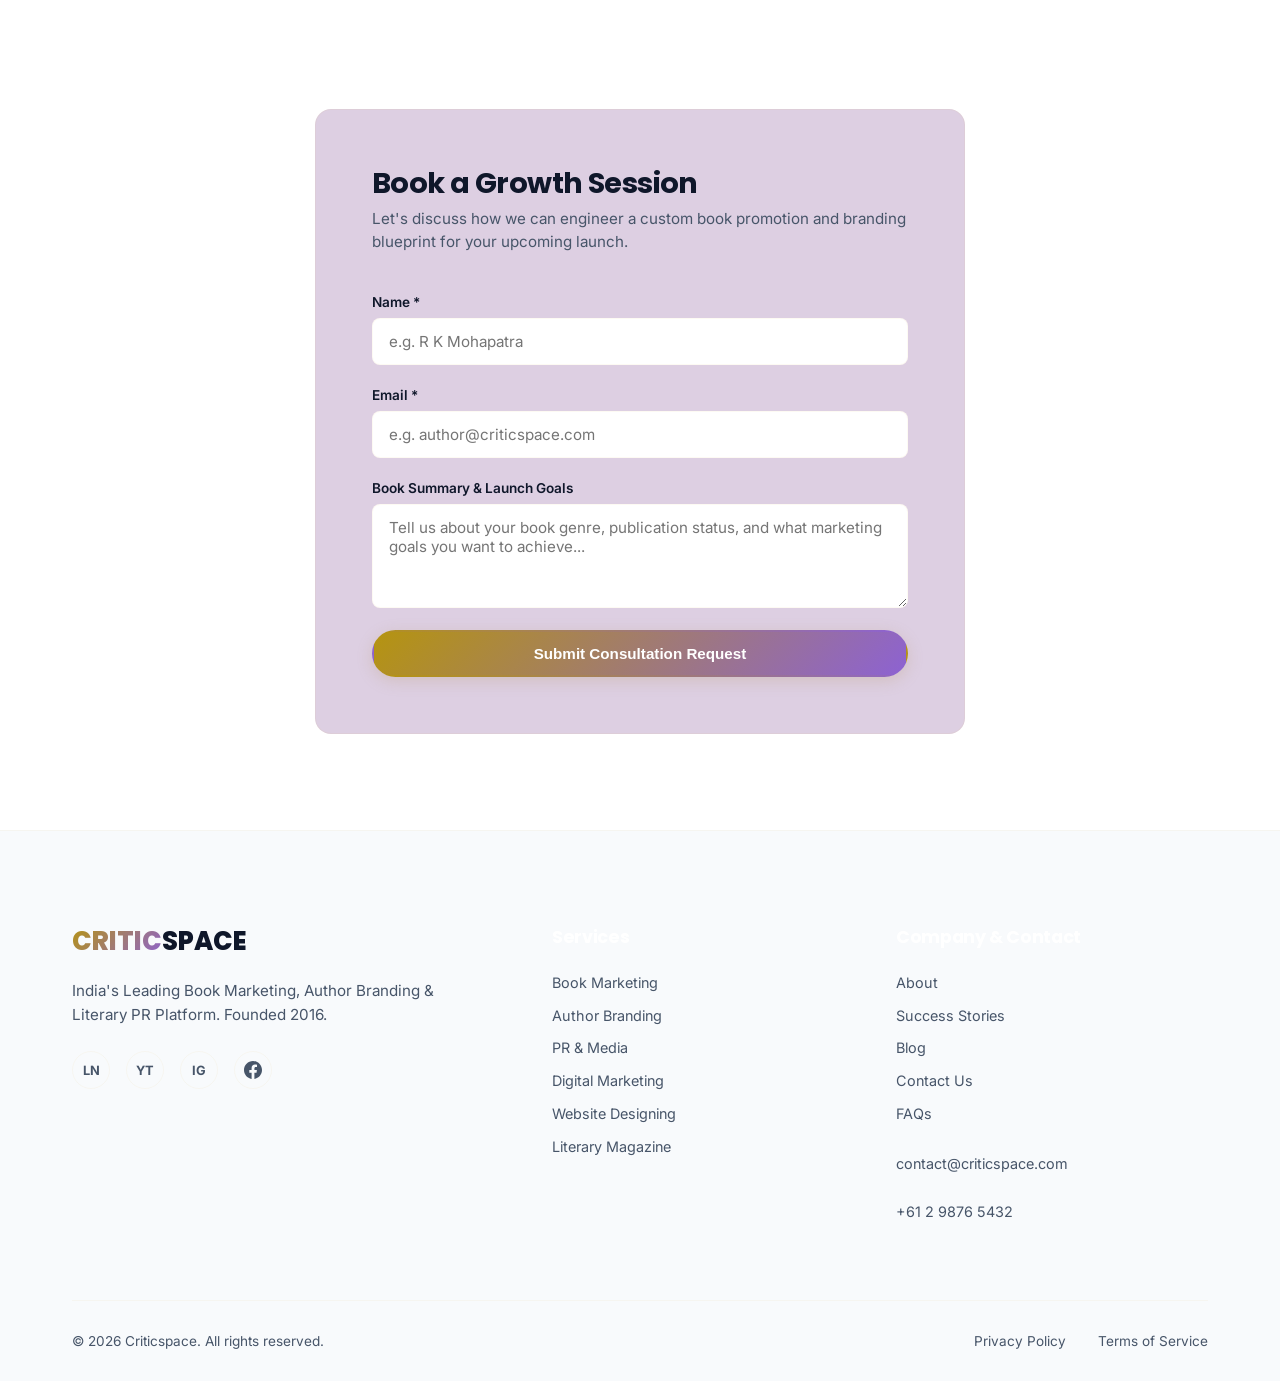
<file: AuthorBrandling.html>
<!DOCTYPE html>
<html lang="en">
<head>
    <meta charset="UTF-8">
    <meta name="viewport" content="width=device-width, initial-scale=1.0">
    <title>Author Branding Services in India — CRITICSPACE</title>
    <meta name="description" content="We help authors build visibility, personal branding, and trust through portfolios, media presence, and thought-leadership positioning.">
    <!-- Google Fonts: Inter & Poppins -->
    <link rel="preconnect" href="https://fonts.googleapis.com">
    <link rel="preconnect" href="https://fonts.gstatic.com" crossorigin>
    <link href="https://fonts.googleapis.com/css2?family=Inter:wght@300;400;500;600;700&family=Poppins:wght@400;600;700;800&display=swap" rel="stylesheet">
    
    <!-- Link existing stylesheets -->
    <link rel="stylesheet" href="styles.css?v=1.2">

    <!-- Synchronously set preliminary navbar font scale to prevent layout pop -->
    <script>
        (function() {
            var w = window.innerWidth;
            if (w >= 961 && w < 1350) {
                var scale = Math.max(0.75, Math.min(1.0, 0.78 + ((w - 961) / (1350 - 961)) * 0.22));
                document.documentElement.style.setProperty('--nav-font-scale', scale.toFixed(3));
            }
        })();
    </script>
    <!-- Minimal additional inner page styling -->
    <style>
        .vv-breadcrumb-bar {
            padding: 1.5rem 0;
            border-bottom: 1px solid var(--border-color);
            background: var(--bg-dark);
            margin-top: var(--header-height);
        }
        .vv-breadcrumbs {
            font-size: 0.85rem;
            color: var(--text-muted);
            font-weight: 500;
        }
        .vv-breadcrumbs a {
            color: var(--text-muted);
            transition: var(--transition);
        }
        .vv-breadcrumbs a:hover {
            color: var(--accent);
        }
        .vv-breadcrumbs .separator {
            margin: 0 0.5rem;
            opacity: 0.5;
        }
        .vv-breadcrumbs .current {
            color: var(--text-main);
        }
        .vv-editorial-grid {
            display: grid;
            grid-template-columns: 1fr 1fr;
            gap: 4rem;
            align-items: start;
            margin: 4rem 0;
        }
        .vv-editorial-quote {
            font-family: 'Poppins', sans-serif;
            font-size: 1.4rem;
            font-weight: 600;
            line-height: 1.5;
            color: var(--text-main);
            border-left: 4px solid var(--primary);
            padding-left: 1.5rem;
            margin: 2rem 0;
        }
        .vv-highlight-box {
            background: linear-gradient(135deg, rgba(var(--primary-rgb), 0.05), rgba(var(--secondary-rgb), 0.05));
            border: 1px solid rgba(var(--primary-rgb), 0.2);
            padding: 2.5rem;
            border-radius: var(--border-radius);
            margin-top: 2rem;
        }
        .vv-why-grid {
            display: grid;
            grid-template-columns: 1fr 1fr;
            gap: 4rem;
            align-items: center;
            margin: 6rem 0;
        }
        .vv-checklist {
            list-style: none;
            display: grid;
            grid-template-columns: repeat(2, 1fr);
            gap: 1.2rem;
            margin-top: 2rem;
        }
        .vv-checklist-item {
            display: flex;
            align-items: center;
            gap: 0.8rem;
            font-size: 1rem;
            font-weight: 600;
            color: var(--text-main);
        }
        .vv-checklist-icon {
            color: var(--accent);
            font-size: 1.2rem;
        }
        .vv-related-grid {
            display: grid;
            grid-template-columns: repeat(4, 1fr);
            gap: 1.5rem;
            margin-top: 3rem;
        }
        @media (max-width: 1024px) {
            .vv-related-grid {
                grid-template-columns: repeat(2, 1fr);
            }
        }
        @media (max-width: 768px) {
            .vv-editorial-grid, .vv-why-grid {
                grid-template-columns: 1fr;
                gap: 2.5rem;
            }
            .vv-checklist {
                grid-template-columns: 1fr;
            }
            .vv-related-grid {
                grid-template-columns: 1fr;
            }
        }
    </style>
</head>
<body>

       <!-- 1. NAVBAR -->
       <header class="vv-navbar" id="navbar">
        <div class="vv-nav-container">
            <!-- NEW: Navbar logo image -->
            <a href="index.html#hero" class="vv-navbar-logo-link">
                <div class="vv-navbar-logo-wrapper">
                    <img src="assets/Criticspace New Logo.jpg" alt="CriticSpace" class="vv-navbar-logo" onerror="this.parentNode.style.display='none';">
                </div>
            </a>
            
            <nav class="vv-nav-menu" id="nav-menu">
                <a href="BookMarketing.html">Book Marketing</a>
                <a href="AuthorBrandling.html">Author Branding</a>
                <a href="PR&Media.html">PR & Media</a>
                <a href="Digital Marketing.html">Digital Marketing</a>
                <a href="Autho design.html">Website Designing</a>
                <a href="Literary.html">Literary Magazine</a>
                <div class="vv-dropdown">
                    <a href="#" class="vv-dropdown-trigger" onclick="return false;">Company <span class="chevron">▼</span></a>
                    <div class="vv-dropdown-menu">
                        <a href="index.html#about">About</a>
                        <a href="index.html#faq">FAQs</a>
                        <a href="index.html#blog">Blog</a>
                    </div>
                </div>
                <a href="index.html#contact-section">Contact</a>
            </nav>

            <div class="vv-nav-cta">
                <a href="#contact-section" class="vv-btn vv-btn-primary">Explore Our Services</a>
                <button class="vv-hamburger" id="hamburger-toggle" aria-label="Toggle Menu" aria-expanded="false">
                    <span></span>
                    <span></span>
                    <span></span>
                </button>
            </div>
        </div>
    </header>

    <!-- Mobile Drawer Menu -->
    <div class="vv-mobile-drawer" id="mobile-drawer">
        <nav class="vv-mobile-nav" id="mobile-nav">
            <a href="index.html#hero" class="is-active">Home</a>
            <a href="BookMarketing.html">Book Marketing</a>
            <a href="AuthorBrandling.html">Author Branding</a>
            <a href="PR&Media.html">PR & Media</a>
            <a href="Digital Marketing.html">Digital Marketing</a>
            <a href="Autho design.html">Website Designing</a>
            <a href="Literary.html">Literary Magazine</a>
            <div class="vv-mobile-dropdown">
                <a href="#" class="vv-mobile-dropdown-trigger" onclick="this.parentNode.classList.toggle('is-open'); return false;">Company <span class="chevron">▼</span></a>
                <div class="vv-mobile-dropdown-menu">
                    <a href="index.html#about">About</a>
                    <a href="index.html#faq">FAQs</a>
                    <a href="index.html#blog">Blog</a>
                </div>
            </div>
            <a href="index.html#contact-section">Contact</a>
        </nav>
        <div class="vv-mobile-cta" style="margin-top: 2rem; padding: 0 1rem;">
            <a href="#contact-section" class="vv-btn vv-btn-primary vv-btn-block">Explore Our Services</a>
        </div>
    </div>
    <div class="vv-drawer-overlay" id="drawer-overlay"></div>

    <!-- 2. BREADCRUMBS -->
    <div class="vv-breadcrumb-bar">
        <div class="vv-container">
            <nav class="vv-breadcrumbs" aria-label="Breadcrumb">
                <a href="index.html">Home</a>
                <span class="separator">➔</span>
                <a href="index.html#services">Services</a>
                <span class="separator">➔</span>
                <span class="current" aria-current="page">Author Branding Services</span>
            </nav>
        </div>
    </div>

    <main>
        
        <!-- 3. HERO SECTION -->
        <section class="vv-hero" id="hero" style="min-height: auto; padding: 6rem 0;">
            <div class="vv-hero-video-wrapper">
                <div class="vv-hero-video-overlay" style="background: radial-gradient(circle at center, rgba(var(--secondary-rgb), 0.06) 10%, var(--bg-dark) 90%);"></div>
            </div>
            
            <div class="vv-container vv-hero-content" style="text-align: left; align-items: flex-start; max-width: var(--container-width);">
                <span class="vv-badge-eyebrow" style="margin-bottom: 1.5rem;">Author Authority</span>
                <h1 class="vv-hero-title" style="font-size: 3.5rem; margin-bottom: 1rem;">
                    Author Branding Services in India
                </h1>
                <p class="vv-gradient-text" style="font-family: 'Poppins', sans-serif; font-size: 1.8rem; font-weight: 700; margin-bottom: 2rem; letter-spacing: -0.01em;">
                    Helping Authors Build Visibility, Branding & Book Sales
                </p>
                <p class="vv-hero-subtitle" style="font-size: 1.15rem; color: var(--text-muted); line-height: 1.8; margin-bottom: 2.5rem; max-width: 850px; text-align: left;">
                    Writing a great book is important, but readers often connect with the author behind the book just as much as the story itself. In today's digital world, authors are no longer identified only by their books. Readers, publishers, event organizers, media professionals, and literary communities often want to know more about the person behind the work.
                </p>
                <div class="vv-hero-actions">
                    <a href="#contact-section" class="vv-btn vv-btn-primary">Book Consultation</a>
                    <a href="#contact-section" class="vv-btn vv-btn-outline">Contact Us</a>
                </div>
            </div>
        </section>

        <!-- 4. EDITORIAL CONTENT SECTION -->
        <section style="padding: 4rem 0;">
            <div class="vv-container">
                <div class="vv-editorial-grid">
                    <div>
                        <p style="font-size: 1.15rem; line-height: 1.8; color: var(--text-muted); margin-bottom: 1.5rem;">
                            Author branding helps create a professional identity that makes an author more visible, recognizable, and memorable. A strong personal brand can help authors attract readers, build credibility, create new opportunities, and establish a long-term presence in the literary industry.
                        </p>
                        <p style="font-size: 1.15rem; line-height: 1.8; color: var(--text-muted);">
                            At Criticspace, we help authors develop a stronger professional image through Personal Author Branding, Author Portfolio Building, Author Interviews, TED & Josh Talks Guidance, and Public Speaking Branding.
                        </p>
                    </div>
                    <div>
                        <p style="font-size: 1.15rem; line-height: 1.8; color: var(--text-muted); margin-bottom: 1.5rem;">
                            A well-planned branding strategy presents an author's journey, achievements, expertise, books, and literary contributions in a way that helps audiences connect more effectively. Through professional portfolios, media exposure, interviews, and speaking opportunities, authors can build trust and strengthen their public presence beyond book promotions alone.
                        </p>
                        <div class="vv-editorial-quote">
                            As readers increasingly follow authors across websites, social media platforms, literary communities, and public events, a strong personal brand can play an important role in supporting visibility, reader engagement, and long-term career growth.
                        </div>
                    </div>
                </div>
            </div>
        </section>

        <!-- 5. SERVICES INCLUDED (GLASS CARDS) -->
        <section class="vv-benefits-section vv-bg-alt" id="included-services" style="padding: 6rem 0;">
            <div class="vv-container">
                <div class="vv-section-header">
                    <span class="vv-eyebrow">Personal Development</span>
                    <h2 class="vv-section-title">Our Author Branding Services</h2>
                </div>

                <div class="vv-bento-grid" style="grid-auto-rows: auto; gap: 2rem; grid-template-columns: repeat(3, 1fr);">
                    
                    <div class="vv-bento-card vv-glass-card bento-small vv-reveal" style="min-height: 240px; justify-content: flex-start; padding: 2.5rem;">
                        <span style="font-size: 2rem; margin-bottom: 1rem; display: block;">👤</span>
                        <h3 style="margin-bottom: 0.8rem; font-size: 1.25rem;">Personal Author Branding</h3>
                        <p style="font-size: 0.95rem; line-height: 1.6; color: var(--text-muted);">Personal Author Branding focuses on creating a strong professional identity that reflects an author's personality, expertise, literary journey, and long-term vision.</p>
                    </div>

                    <div class="vv-bento-card vv-glass-card bento-small vv-reveal" style="min-height: 240px; justify-content: flex-start; padding: 2.5rem;">
                        <span style="font-size: 2rem; margin-bottom: 1rem; display: block;">💼</span>
                        <h3 style="margin-bottom: 0.8rem; font-size: 1.25rem;">Author Portfolio Building</h3>
                        <p style="font-size: 0.95rem; line-height: 1.6; color: var(--text-muted);">An author portfolio presents books, achievements, interviews, media coverage, awards, speaking engagements, and professional milestones in a structured and credible format.</p>
                    </div>

                    <div class="vv-bento-card vv-glass-card bento-small vv-reveal" style="min-height: 240px; justify-content: flex-start; padding: 2.5rem;">
                        <span style="font-size: 2rem; margin-bottom: 1rem; display: block;">🎙️</span>
                        <h3 style="margin-bottom: 0.8rem; font-size: 1.25rem;">Author Interviews</h3>
                        <p style="font-size: 0.95rem; line-height: 1.6; color: var(--text-muted);">Author interviews create opportunities to share writing experiences, publishing journeys, book discussions, and personal insights while building stronger reader connections.</p>
                    </div>

                    <div class="vv-bento-card vv-glass-card bento-medium vv-reveal" style="min-height: 240px; justify-content: flex-start; padding: 2.5rem; grid-column: span 2;">
                        <span style="font-size: 2rem; margin-bottom: 1rem; display: block;">📢</span>
                        <h3 style="margin-bottom: 0.8rem; font-size: 1.25rem;">TED & Josh Talks Guidance</h3>
                        <p style="font-size: 0.95rem; line-height: 1.6; color: var(--text-muted);">This service helps authors understand the preparation, positioning, visibility, and branding aspects associated with prestigious public speaking platforms.</p>
                    </div>

                    <div class="vv-bento-card vv-glass-card bento-small vv-reveal" style="min-height: 240px; justify-content: flex-start; padding: 2.5rem; grid-column: span 1;">
                        <span style="font-size: 2rem; margin-bottom: 1rem; display: block;">🎤</span>
                        <h3 style="margin-bottom: 0.8rem; font-size: 1.25rem;">Public Speaking Branding</h3>
                        <p style="font-size: 0.95rem; line-height: 1.6; color: var(--text-muted);">Public speaking branding helps authors establish authority, connect with wider audiences, participate in literary events, and strengthen their professional reputation.</p>
                    </div>

                </div>
            </div>
        </section>

        <!-- 6. WHY AUTHOR BRANDING MATTERS -->
        <section style="padding: 6rem 0;">
            <div class="vv-container">
                <div class="vv-why-grid">
                    <div>
                        <span class="vv-eyebrow">Key Value</span>
                        <h2 class="vv-section-title" style="text-align: left; font-size: 2.2rem; margin-bottom: 1.5rem;">Why Author Branding Matters</h2>
                        <p style="font-size: 1.1rem; line-height: 1.7; color: var(--text-muted); margin-bottom: 1.5rem;">
                            Today's readers don't just follow books—they follow authors.
                        </p>
                        <p style="font-size: 1.1rem; line-height: 1.7; color: var(--text-muted); margin-bottom: 1.5rem;">
                            A strong personal brand helps authors become more recognizable, credible, and memorable while opening opportunities for media exposure, collaborations, literary events, speaking engagements, and long-term audience growth.
                        </p>
                        <p style="font-size: 1.1rem; line-height: 1.7; color: var(--text-muted);">
                            Criticspace helps authors build a consistent and professional identity across multiple platforms while creating stronger connections with readers, publishers, literary communities, and media professionals.
                        </p>
                    </div>
                    <div>
                        <div class="vv-highlight-box">
                            <h4 style="font-family: 'Poppins', sans-serif; font-size: 1.2rem; color: #fff; margin-bottom: 1rem;">Author branding supports:</h4>
                            <ul class="vv-checklist">
                                <li class="vv-checklist-item">
                                    <span class="vv-checklist-icon">✓</span> Professional Identity
                                </li>
                                <li class="vv-checklist-item">
                                    <span class="vv-checklist-icon">✓</span> Visibility
                                </li>
                                <li class="vv-checklist-item">
                                    <span class="vv-checklist-icon">✓</span> Credibility
                                </li>
                                <li class="vv-checklist-item">
                                    <span class="vv-checklist-icon">✓</span> Reader Trust
                                </li>
                                <li class="vv-checklist-item">
                                    <span class="vv-checklist-icon">✓</span> Media Presence
                                </li>
                                <li class="vv-checklist-item">
                                    <span class="vv-checklist-icon">✓</span> Long-term Career Growth
                                </li>
                            </ul>
                        </div>
                    </div>
                </div>
            </div>
        </section>

        <!-- 7. WHO CAN BENEFIT -->
        <section class="vv-faq-section vv-bg-alt" style="padding: 6rem 0;" id="benefit-section">
            <div class="vv-container">
                <div class="vv-section-header">
                    <span class="vv-eyebrow">Audience Focus</span>
                    <h2 class="vv-section-title">Who Can Benefit</h2>
                    <p class="vv-section-desc">Author branding helps position your work in a more professional and impactful way, tailored to your literary background.</p>
                </div>

                <div class="vv-bento-grid" style="grid-template-columns: repeat(5, 1fr); grid-auto-rows: auto; gap: 1.5rem;">
                    
                    <div class="vv-bento-card vv-glass-card vv-reveal" style="padding: 2rem; justify-content: center; text-align: center; min-height: 180px;">
                        <span style="font-size: 2.2rem; display: block; margin-bottom: 0.8rem;">🆕</span>
                        <h4 style="color: #fff; font-size: 1.1rem; font-weight: 700;">Debut Authors</h4>
                    </div>

                    <div class="vv-bento-card vv-glass-card vv-reveal" style="padding: 2rem; justify-content: center; text-align: center; min-height: 180px;">
                        <span style="font-size: 2.2rem; display: block; margin-bottom: 0.8rem;">📚</span>
                        <h4 style="color: #fff; font-size: 1.1rem; font-weight: 700;">Established Writers</h4>
                    </div>

                    <div class="vv-bento-card vv-glass-card vv-reveal" style="padding: 2rem; justify-content: center; text-align: center; min-height: 180px;">
                        <span style="font-size: 2.2rem; display: block; margin-bottom: 0.8rem;">✍️</span>
                        <h4 style="color: #fff; font-size: 1.1rem; font-weight: 700;">Poets</h4>
                    </div>

                    <div class="vv-bento-card vv-glass-card vv-reveal" style="padding: 2rem; justify-content: center; text-align: center; min-height: 180px;">
                        <span style="font-size: 2.2rem; display: block; margin-bottom: 0.8rem;">🎤</span>
                        <h4 style="color: #fff; font-size: 1.1rem; font-weight: 700;">Speakers</h4>
                    </div>

                    <div class="vv-bento-card vv-glass-card vv-reveal" style="padding: 2rem; justify-content: center; text-align: center; min-height: 180px;">
                        <span style="font-size: 2.2rem; display: block; margin-bottom: 0.8rem;">💼</span>
                        <h4 style="color: #fff; font-size: 1.1rem; font-weight: 700;">Industry Experts</h4>
                    </div>

                </div>
            </div>
        </section>

        <!-- 8. FAQ SECTION (REUSING ACCORDION DESIGN) -->
        <section class="vv-faq-section" id="faq" style="padding: 6rem 0;">
            <div class="vv-container">
                <div class="vv-section-header">
                    <span class="vv-eyebrow">FAQ</span>
                    <h2 class="vv-section-title">Frequently Asked Questions</h2>
                </div>

                <div class="vv-accordion-group" id="faq-accordion-container">
                    
                    <div class="vv-accordion-item vv-reveal">
                        <button class="vv-accordion-trigger" aria-expanded="false">
                            <span>What is author branding?</span>
                            <span class="chevron">▼</span>
                        </button>
                        <div class="vv-accordion-panel">
                            <p>Author branding is the process of building a professional identity that helps readers, publishers, media professionals, and literary communities recognize and connect with an author.</p>
                        </div>
                    </div>

                    <div class="vv-accordion-item vv-reveal">
                        <button class="vv-accordion-trigger" aria-expanded="false">
                            <span>Why is author branding important?</span>
                            <span class="chevron">▼</span>
                        </button>
                        <div class="vv-accordion-panel">
                            <p>A strong author brand improves visibility, credibility, reader trust, and professional recognition while supporting long-term literary growth.</p>
                        </div>
                    </div>

                    <div class="vv-accordion-item vv-reveal">
                        <button class="vv-accordion-trigger" aria-expanded="false">
                            <span>What is included in Personal Author Branding?</span>
                            <span class="chevron">▼</span>
                        </button>
                        <div class="vv-accordion-panel">
                            <p>Personal Author Branding may include profile development, professional positioning, online presence enhancement, media visibility, and audience engagement strategies.</p>
                        </div>
                    </div>

                    <div class="vv-accordion-item vv-reveal">
                        <button class="vv-accordion-trigger" aria-expanded="false">
                            <span>What is Author Portfolio Building?</span>
                            <span class="chevron">▼</span>
                        </button>
                        <div class="vv-accordion-panel">
                            <p>An author portfolio presents important information about an author, including books, achievements, interviews, media features, awards, events, and professional accomplishments.</p>
                        </div>
                    </div>

                    <div class="vv-accordion-item vv-reveal">
                        <button class="vv-accordion-trigger" aria-expanded="false">
                            <span>How do Author Interviews help?</span>
                            <span class="chevron">▼</span>
                        </button>
                        <div class="vv-accordion-panel">
                            <p>Author interviews provide an opportunity to share insights, experiences, writing journeys, and book-related discussions with readers and literary audiences.</p>
                        </div>
                    </div>

                    <div class="vv-accordion-item vv-reveal">
                        <button class="vv-accordion-trigger" aria-expanded="false">
                            <span>What is TED & Josh Talks Guidance?</span>
                            <span class="chevron">▼</span>
                        </button>
                        <div class="vv-accordion-panel">
                            <p>This service helps authors understand the preparation, positioning, and visibility aspects associated with public speaking opportunities and thought-leadership platforms.</p>
                        </div>
                    </div>

                    <div class="vv-accordion-item vv-reveal">
                        <button class="vv-accordion-trigger" aria-expanded="false">
                            <span>Why is Public Speaking Branding useful for authors?</span>
                            <span class="chevron">▼</span>
                        </button>
                        <div class="vv-accordion-panel">
                            <p>Public speaking helps authors expand their reach, establish authority, connect with new audiences, and strengthen their personal brand beyond books.</p>
                        </div>
                    </div>

                    <div class="vv-accordion-item vv-reveal">
                        <button class="vv-accordion-trigger" aria-expanded="false">
                            <span>Is author branding only for established writers?</span>
                            <span class="chevron">▼</span>
                        </button>
                        <div class="vv-accordion-panel">
                            <p>No. Author branding is valuable for both new and experienced authors who want to build visibility and create a stronger professional presence.</p>
                        </div>
                    </div>

                    <div class="vv-accordion-item vv-reveal">
                        <button class="vv-accordion-trigger" aria-expanded="false">
                            <span>Can author branding help with book promotion?</span>
                            <span class="chevron">▼</span>
                        </button>
                        <div class="vv-accordion-panel">
                            <p>Yes. A strong personal brand often supports book promotion by helping readers discover, trust, and engage with an author's work more effectively.</p>
                        </div>
                    </div>

                </div>
            </div>
        </section>

        <!-- 9. FINAL CTA -->
        <section class="vv-pricing-section vv-bg-alt" style="padding: 6rem 0;">
            <div class="vv-container">
                <div class="vv-cta-banner vv-glass-card" style="margin-top: 0; padding: 4.5rem; text-align: center; border-color: rgba(var(--secondary-rgb), 0.2);">
                    <h3 class="vv-banner-title" style="font-size: 2.5rem; margin-bottom: 1.5rem;">Build Your Author Brand with Confidence</h3>
                    <p class="vv-banner-desc" style="font-size: 1.2rem; line-height: 1.7; max-width: 750px; margin: 0 auto 3rem auto; color: var(--text-muted);">
                        Whether you are a debut author, an established writer, a poet, a speaker, or an industry expert, author branding helps position your work in a more professional and impactful way.
                    </p>
                    <a href="#contact-section" class="vv-btn vv-btn-primary" style="padding: 1rem 3rem; font-size: 1.1rem;">Book Consultation</a>
                </div>
            </div>
        </section>

        <!-- 10. RELATED SERVICES -->
        <section style="padding: 6rem 0;">
            <div class="vv-container">
                <div class="vv-section-header" style="margin-bottom: 2rem;">
                    <span class="vv-eyebrow">Explore More</span>
                    <h2 class="vv-section-title" style="font-size: 2rem;">Related Services</h2>
                </div>

                <div class="vv-related-grid">
                    
                    <div class="vv-bento-card vv-glass-card vv-reveal" style="padding: 2.2rem; min-height: 220px; justify-content: space-between;">
                        <div>
                            <span style="font-size: 1.8rem; display: block; margin-bottom: 0.5rem;">📚</span>
                            <h3 style="font-size: 1.15rem; color: #fff; margin-bottom: 0.5rem;">Book Marketing Services</h3>
                            <p style="font-size: 0.85rem; color: var(--text-muted); line-height: 1.4;">Strategic book promotion designed to improve book visibility and sales.</p>
                        </div>
                        <a href="BookMarketing.html" class="vv-press-link" style="font-size: 0.85rem; margin-top: 1rem; display: inline-block;">Learn More →</a>
                    </div>

                    <div class="vv-bento-card vv-glass-card vv-reveal" style="padding: 2.2rem; min-height: 220px; justify-content: space-between;">
                        <div>
                            <span style="font-size: 1.8rem; display: block; margin-bottom: 0.5rem;">📰</span>
                            <h3 style="font-size: 1.15rem; color: #fff; margin-bottom: 0.5rem;">PR & Media Services</h3>
                            <p style="font-size: 0.85rem; color: var(--text-muted); line-height: 1.4;">Expand your reach through news features, press releases, and media exposure.</p>
                        </div>
                        <a href="PR&Media.html" class="vv-press-link" style="font-size: 0.85rem; margin-top: 1rem; display: inline-block;">Learn More →</a>
                    </div>

                    <div class="vv-bento-card vv-glass-card vv-reveal" style="padding: 2.2rem; min-height: 220px; justify-content: space-between;">
                        <div>
                            <span style="font-size: 1.8rem; display: block; margin-bottom: 0.5rem;">📱</span>
                            <h3 style="font-size: 1.15rem; color: #fff; margin-bottom: 0.5rem;">Digital Marketing Services</h3>
                            <p style="font-size: 0.85rem; color: var(--text-muted); line-height: 1.4;">Connect with readers through social media, email, and ad campaigns.</p>
                        </div>
                        <a href="Digital Marketing.html" class="vv-press-link" style="font-size: 0.85rem; margin-top: 1rem; display: inline-block;">Learn More →</a>
                    </div>

                    <div class="vv-bento-card vv-glass-card vv-reveal" style="padding: 2.2rem; min-height: 220px; justify-content: space-between;">
                        <div>
                            <span style="font-size: 1.8rem; display: block; margin-bottom: 0.5rem;">💻</span>
                            <h3 style="font-size: 1.15rem; color: #fff; margin-bottom: 0.5rem;">Website Designing</h3>
                            <p style="font-size: 0.85rem; color: var(--text-muted); line-height: 1.4;">Create a professional author website, landing page, and online hub.</p>
                        </div>
                        <a href="Autho design.html" class="vv-press-link" style="font-size: 0.85rem; margin-top: 1rem; display: inline-block;">Learn More →</a>
                    </div>

                </div>
            </div>
        </section>

        <!-- 10. CONTACT / LEAD FORM -->
        <section class="vv-contact-section vv-bg-alt" id="contact-section" style="padding: 6rem 0;">
            <div class="vv-container">
                <div class="vv-contact-grid" style="grid-template-columns: 1fr; max-width: 650px; margin: 0 auto;">
                    <div class="vv-contact-card vv-glass-card">
                        <h3 class="vv-card-title">Book a Growth Session</h3>
                        <p class="vv-card-sub">Let's discuss how we can engineer a custom book promotion and branding blueprint for your upcoming launch.</p>
                        <form class="vv-form" id="lead-form">
                            <div class="vv-form-group">
                                <label for="form-name">Name *</label>
                                <input type="text" id="form-name" required placeholder="e.g. R K Mohapatra">
                            </div>
                            <div class="vv-form-group">
                                <label for="form-email">Email *</label>
                                <input type="email" id="form-email" required placeholder="e.g. author@criticspace.com">
                            </div>
                            <div class="vv-form-group">
                                <label for="form-msg">Book Summary & Launch Goals</label>
                                <textarea id="form-msg" rows="4" placeholder="Tell us about your book genre, publication status, and what marketing goals you want to achieve..."></textarea>
                            </div>
                            <button type="submit" class="vv-btn vv-btn-primary vv-btn-block">Submit Consultation Request</button>
                        </form>
                    </div>
                </div>
            </div>
        </section>

    </main>

    <!-- 11. FOOTER -->
    <footer class="vv-footer">
        <div class="vv-container">
            <div class="vv-footer-main" style="grid-template-columns: 400px 1fr;">
                <div class="vv-footer-brand">
                    <a href="index.html#hero" class="vv-logo" style="line-height: 1.1;">
                        <span class="vv-logo-gradient">CRITIC</span>SPACE
                    </a>
                    <p class="vv-footer-tagline">
                        India's Leading Book Marketing, Author Branding & Literary PR Platform. Founded 2016.
                    </p>
                    <div class="vv-social-icons">
                        <a href="https://linkedin.com" target="_blank" rel="noopener noreferrer" aria-label="LinkedIn">LN</a>
                        <a href="https://youtube.com" target="_blank" rel="noopener noreferrer" aria-label="YouTube">YT</a>
                        <a href="https://instagram.com" target="_blank" rel="noopener noreferrer" aria-label="Instagram">IG</a>
                        <a href="https://facebook.com/criticspace" target="_blank" rel="noopener noreferrer" aria-label="Facebook">
                            <svg xmlns="http://www.w3.org/2000/svg" viewBox="0 0 24 24" width="18" height="18" fill="currentColor"><path d="M24 12.073c0-6.627-5.373-12-12-12s-12 5.373-12 12c0 5.99 4.388 10.954 10.125 11.854v-8.385H7.078v-3.47h3.047V9.43c0-3.007 1.792-4.669 4.533-4.669 1.312 0 2.686.235 2.686.235v2.953H15.83c-1.491 0-1.956.925-1.956 1.874v2.25h3.328l-.532 3.47h-2.796v8.385C19.612 23.027 24 18.062 24 12.073z"/></svg>
                        </a>
                    </div>
                </div>

                <!-- Links Grid -->
                <div class="vv-footer-links-grid" style="grid-template-columns: repeat(2, 1fr);">
                    <div class="vv-footer-col">
                        <h4>Services</h4>
                        <ul>
                            <li><a href="BookMarketing.html">Book Marketing</a></li>
                            <li><a href="AuthorBrandling.html">Author Branding</a></li>
                            <li><a href="PR&Media.html">PR & Media</a></li>
                            <li><a href="Digital Marketing.html">Digital Marketing</a></li>
                            <li><a href="Autho design.html">Website Designing</a></li>
                            <li><a href="Literary.html">Literary Magazine</a></li>
                        </ul>
                    </div>
                    <div class="vv-footer-col">
                        <h4>Company & Contact</h4>
                        <ul>
                            <li><a href="index.html#about">About</a></li>
                            <li><a href="index.html#success-stories">Success Stories</a></li>
                            <li><a href="index.html#blog">Blog</a></li>
                            <li><a href="index.html#contact-section">Contact Us</a></li>
                            <li><a href="index.html#faq">FAQs</a></li>
                            <li class="vv-contact-item" style="margin-top: 1rem;"><a href="mailto:contact@criticspace.com">contact@criticspace.com</a></li>
                            <li class="vv-contact-item"><a href="tel:+61298765432">+61 2 9876 5432</a></li>
                        </ul>
                    </div>
                </div>
            </div>

            <div class="vv-footer-bottom">
                <p class="vv-copyright">&copy; 2026 Criticspace. All rights reserved.</p>
                <div class="vv-footer-legal">
                    <a href="#">Privacy Policy</a>
                    <a href="#">Terms of Service</a>
                </div>
            </div>
        </div>
    </footer>

    <!-- Script loading -->
    <script src="script.js"></script>
</body>
</html>
</file>
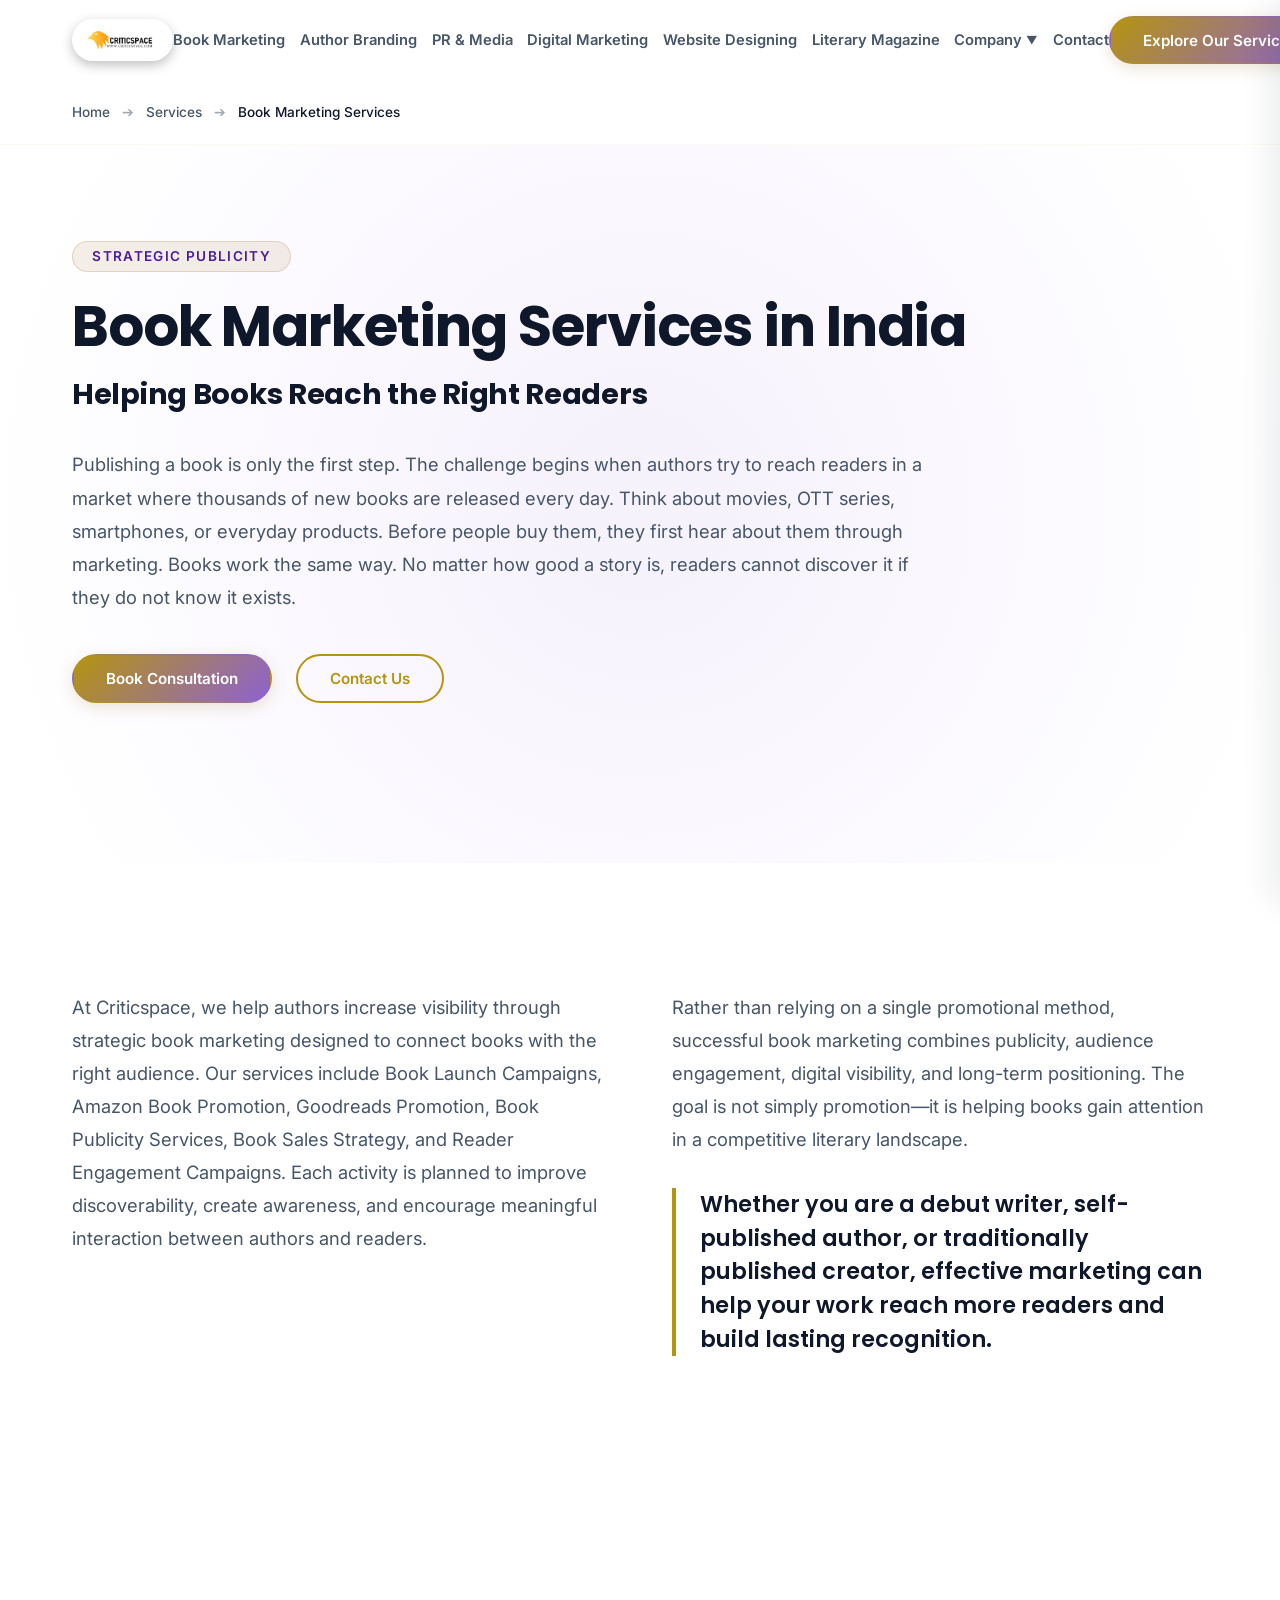
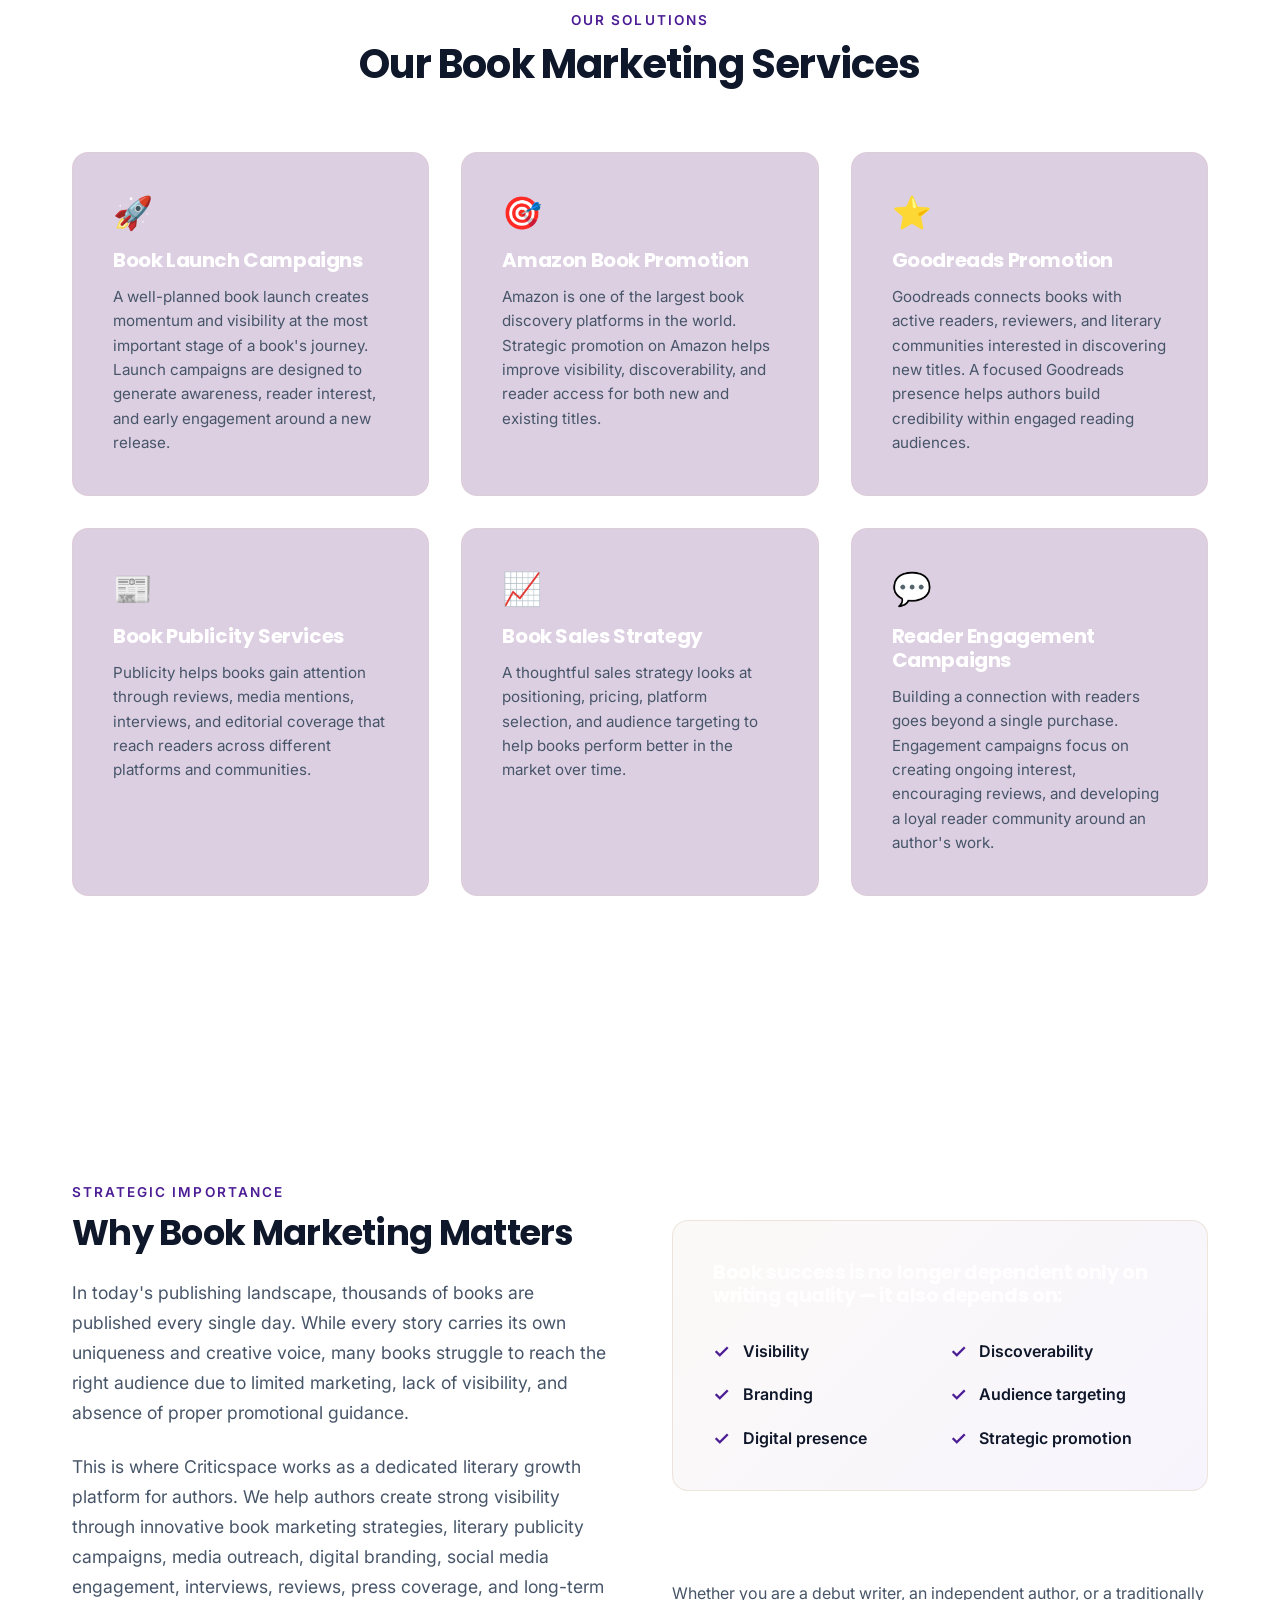
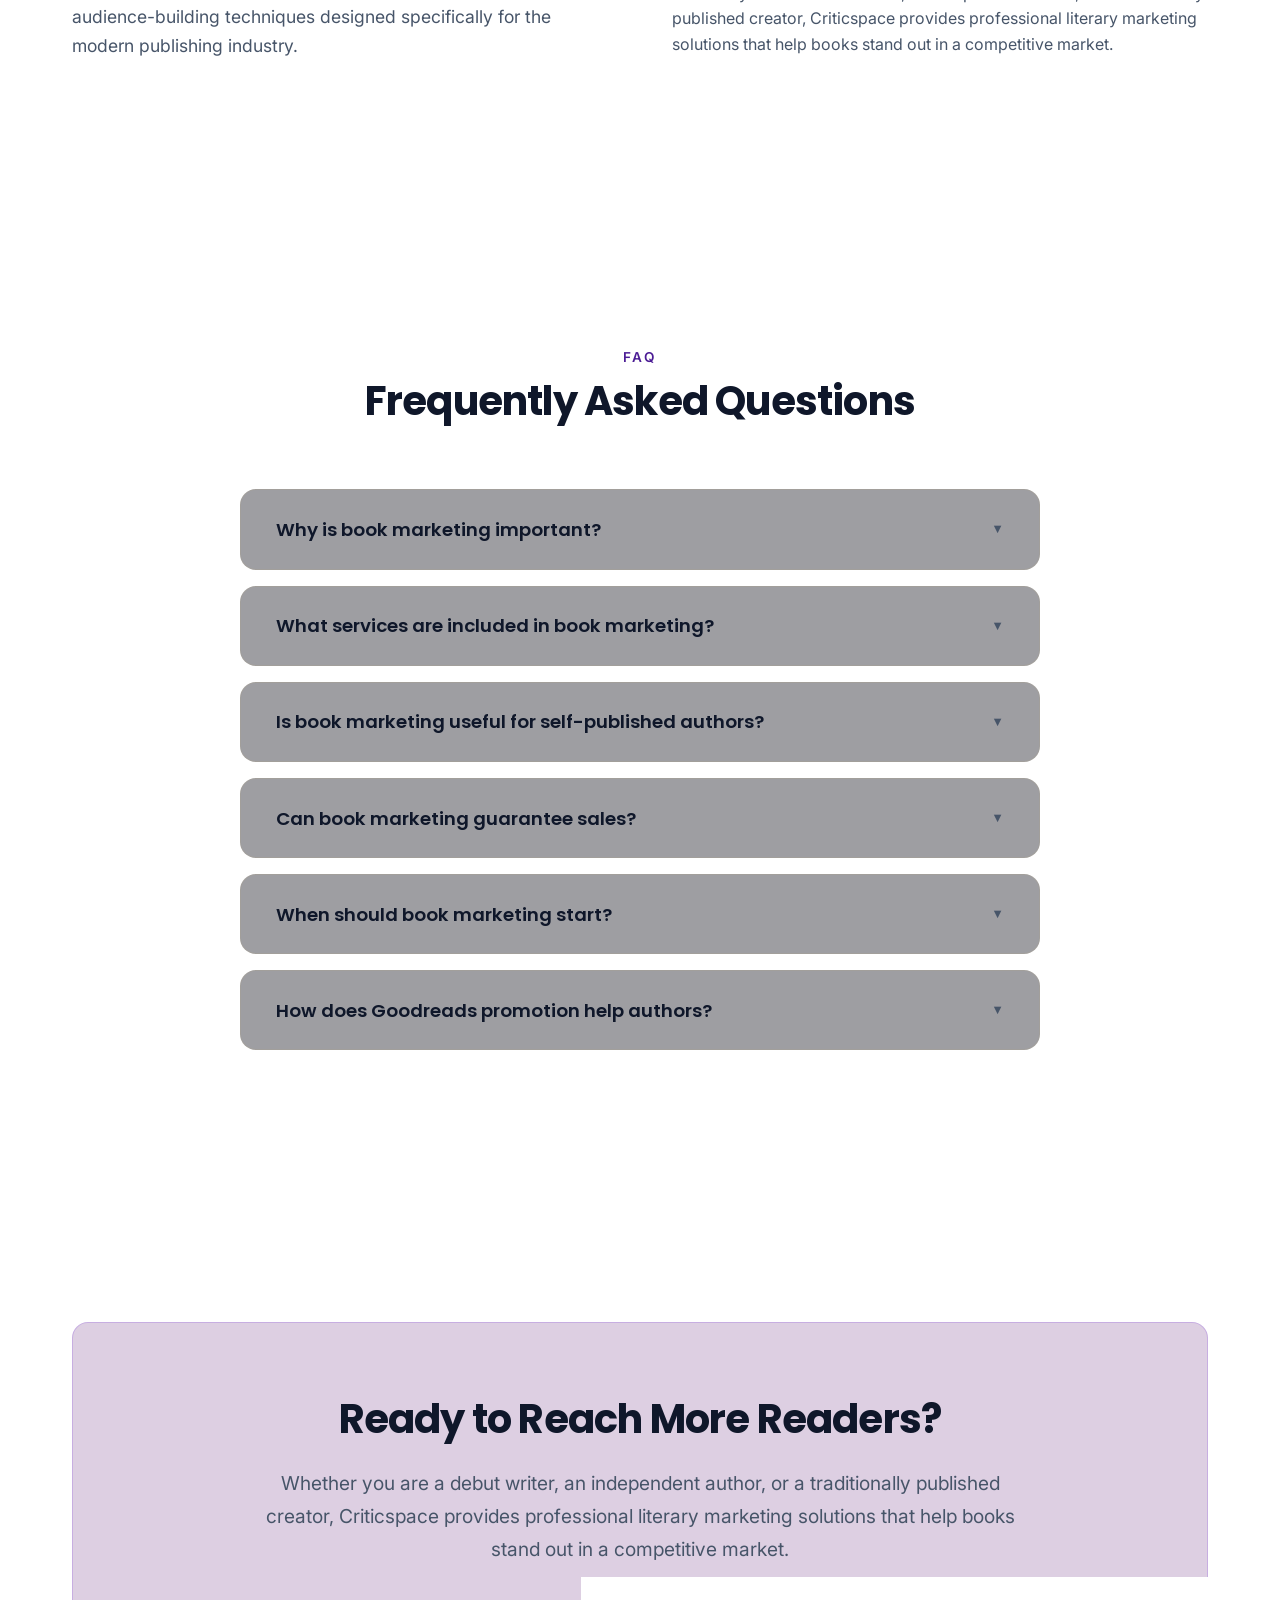
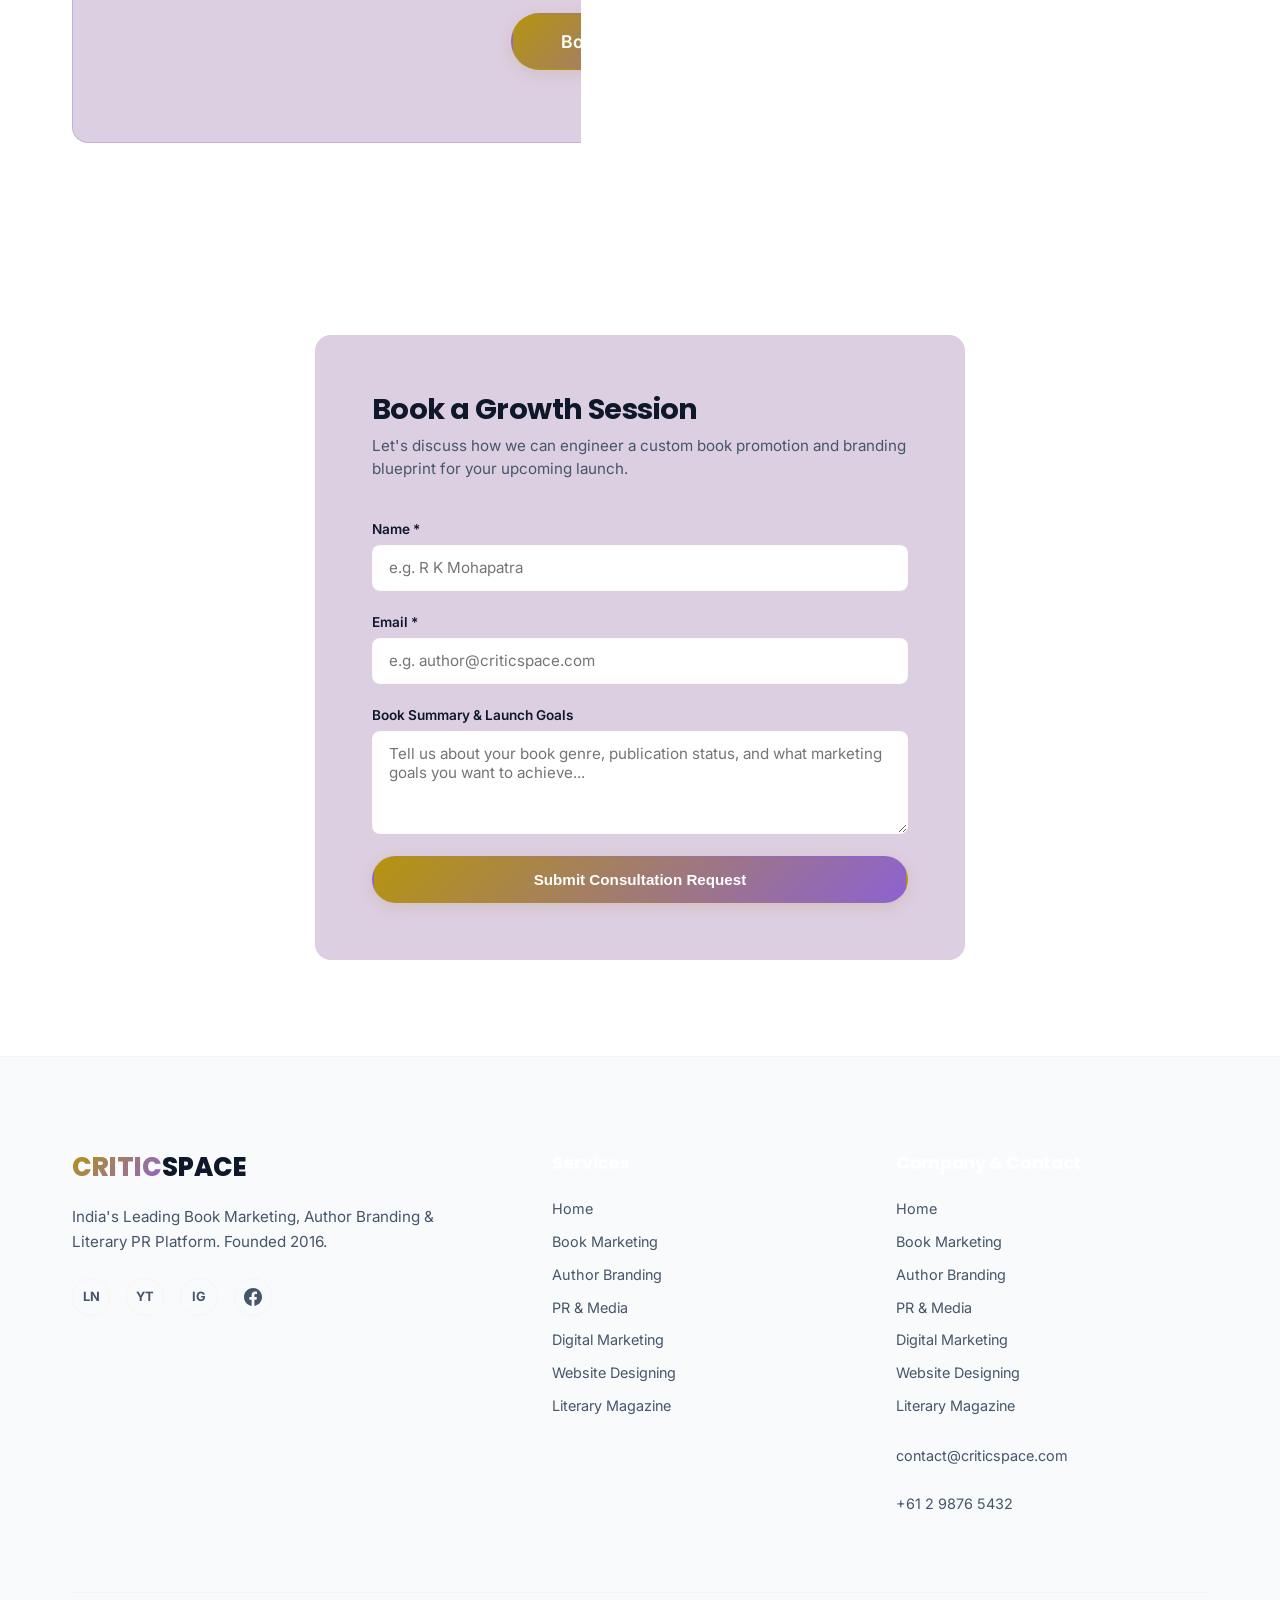
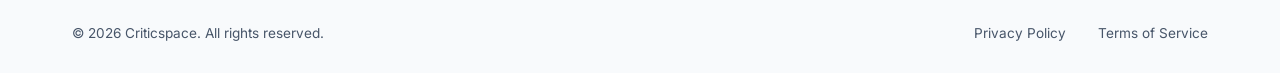
<file: BookMarketing.html>
<!DOCTYPE html>
<html lang="en">
<head>
    <meta charset="UTF-8">
    <meta name="viewport" content="width=device-width, initial-scale=1.0">
    <title>Book Marketing Services in India — CRITICSPACE</title>
    <meta name="description" content="Strategic book marketing designed to connect books with the right audience. Boost visibility, reviews, and branding in the Indian publishing market.">
    <!-- Google Fonts: Inter & Poppins -->
    <link rel="preconnect" href="https://fonts.googleapis.com">
    <link rel="preconnect" href="https://fonts.gstatic.com" crossorigin>
    <link href="https://fonts.googleapis.com/css2?family=Inter:wght@300;400;500;600;700&family=Poppins:wght@400;600;700;800&display=swap" rel="stylesheet">
    
    <!-- Link existing stylesheets -->
    <link rel="stylesheet" href="styles.css?v=1.2">

    <!-- Synchronously set preliminary navbar font scale to prevent layout pop -->
    <script>
        (function() {
            var w = window.innerWidth;
            if (w >= 961 && w < 1350) {
                var scale = Math.max(0.75, Math.min(1.0, 0.78 + ((w - 961) / (1350 - 961)) * 0.22));
                document.documentElement.style.setProperty('--nav-font-scale', scale.toFixed(3));
            }
        })();
    </script>

    <!-- Minimal additional inner page styling -->
    <style>
        .vv-breadcrumb-bar {
            padding: 1.5rem 0;
            border-bottom: 1px solid var(--border-color);
            background: var(--bg-dark);
            margin-top: var(--header-height);
        }
        .vv-breadcrumbs {
            font-size: 0.85rem;
            color: var(--text-muted);
            font-weight: 500;
        }
        .vv-breadcrumbs a {
            color: var(--text-muted);
            transition: var(--transition);
        }
        .vv-breadcrumbs a:hover {
            color: var(--accent);
        }
        .vv-breadcrumbs .separator {
            margin: 0 0.5rem;
            opacity: 0.5;
        }
        .vv-breadcrumbs .current {
            color: var(--text-main);
        }
        .vv-editorial-grid {
            display: grid;
            grid-template-columns: 1fr 1fr;
            gap: 4rem;
            align-items: start;
            margin: 4rem 0;
        }
        .vv-editorial-quote {
            font-family: 'Poppins', sans-serif;
            font-size: 1.4rem;
            font-weight: 600;
            line-height: 1.5;
            color: var(--text-main);
            border-left: 4px solid var(--primary);
            padding-left: 1.5rem;
            margin: 2rem 0;
        }
        .vv-highlight-box {
            background: linear-gradient(135deg, rgba(var(--primary-rgb), 0.05), rgba(var(--secondary-rgb), 0.05));
            border: 1px solid rgba(var(--primary-rgb), 0.2);
            padding: 2.5rem;
            border-radius: var(--border-radius);
            margin-top: 2rem;
        }
        .vv-why-grid {
            display: grid;
            grid-template-columns: 1fr 1fr;
            gap: 4rem;
            align-items: center;
            margin: 6rem 0;
        }
        .vv-checklist {
            list-style: none;
            display: grid;
            grid-template-columns: repeat(2, 1fr);
            gap: 1.2rem;
            margin-top: 2rem;
        }
        .vv-checklist-item {
            display: flex;
            align-items: center;
            gap: 0.8rem;
            font-size: 1rem;
            font-weight: 600;
            color: var(--text-main);
        }
        .vv-checklist-icon {
            color: var(--accent);
            font-size: 1.2rem;
        }
        @media (max-width: 768px) {
            .vv-editorial-grid, .vv-why-grid {
                grid-template-columns: 1fr;
                gap: 2.5rem;
            }
            .vv-checklist {
                grid-template-columns: 1fr;
            }
        }
    </style>
</head>
<body>

       <!-- 1. NAVBAR -->
       <header class="vv-navbar" id="navbar">
        <div class="vv-nav-container">
            <!-- NEW: Navbar logo image -->
            <a href="index.html#hero" class="vv-navbar-logo-link">
                <div class="vv-navbar-logo-wrapper">
                    <img src="assets/Criticspace New Logo.jpg" alt="CriticSpace" class="vv-navbar-logo" onerror="this.parentNode.style.display='none';">
                </div>
            </a>
            
            <nav class="vv-nav-menu" id="nav-menu">
                <a href="BookMarketing.html">Book Marketing</a>
                <a href="AuthorBrandling.html">Author Branding</a>
                <a href="PR&Media.html">PR & Media</a>
                <a href="Digital Marketing.html">Digital Marketing</a>
                <a href="Autho design.html">Website Designing</a>
                <a href="Literary.html">Literary Magazine</a>
                <div class="vv-dropdown">
                    <a href="#" class="vv-dropdown-trigger" onclick="return false;">Company <span class="chevron">▼</span></a>
                    <div class="vv-dropdown-menu">
                        <a href="index.html#about">About</a>
                        <a href="index.html#faq">FAQs</a>
                        <a href="index.html#blog">Blog</a>
                    </div>
                </div>
                <a href="index.html#contact-section">Contact</a>
            </nav>

            <div class="vv-nav-cta">
                <a href="#contact-section" class="vv-btn vv-btn-primary">Explore Our Services</a>
                <button class="vv-hamburger" id="hamburger-toggle" aria-label="Toggle Menu" aria-expanded="false">
                    <span></span>
                    <span></span>
                    <span></span>
                </button>
            </div>
        </div>
    </header>

    <!-- Mobile Drawer Menu -->
    <div class="vv-mobile-drawer" id="mobile-drawer">
        <nav class="vv-mobile-nav" id="mobile-nav">
            <a href="index.html#hero" class="is-active">Home</a>
            <a href="BookMarketing.html">Book Marketing</a>
            <a href="AuthorBrandling.html">Author Branding</a>
            <a href="PR&Media.html">PR & Media</a>
            <a href="Digital Marketing.html">Digital Marketing</a>
            <a href="Autho design.html">Website Designing</a>
            <a href="Literary.html">Literary Magazine</a>
            <div class="vv-mobile-dropdown">
                <a href="#" class="vv-mobile-dropdown-trigger" onclick="this.parentNode.classList.toggle('is-open'); return false;">Company <span class="chevron">▼</span></a>
                <div class="vv-mobile-dropdown-menu">
                    <a href="index.html#about">About</a>
                    <a href="index.html#faq">FAQs</a>
                    <a href="index.html#blog">Blog</a>
                </div>
            </div>
            <a href="index.html#contact-section">Contact</a>
        </nav>
        <div class="vv-mobile-cta" style="margin-top: 2rem; padding: 0 1rem;">
            <a href="#contact-section" class="vv-btn vv-btn-primary vv-btn-block">Explore Our Services</a>
        </div>
    </div>
    <div class="vv-drawer-overlay" id="drawer-overlay"></div>

    <!-- 2. BREADCRUMBS -->
    <div class="vv-breadcrumb-bar">
        <div class="vv-container">
            <nav class="vv-breadcrumbs" aria-label="Breadcrumb">
                <a href="index.html">Home</a>
                <span class="separator">➔</span>
                <a href="index.html#services">Services</a>
                <span class="separator">➔</span>
                <span class="current" aria-current="page">Book Marketing Services</span>
            </nav>
        </div>
    </div>

    <main>
        
        <!-- 3. HERO SECTION -->
        <section class="vv-hero" id="hero" style="min-height: auto; padding: 6rem 0;">
            <div class="vv-hero-video-wrapper">
                <div class="vv-hero-video-overlay" style="background: radial-gradient(circle at center, rgba(var(--secondary-rgb), 0.06) 10%, var(--bg-dark) 90%);"></div>
            </div>
            
            <div class="vv-container vv-hero-content" style="text-align: left; align-items: flex-start; max-width: var(--container-width);">
                <span class="vv-badge-eyebrow" style="margin-bottom: 1.5rem;">Strategic Publicity</span>
                <h1 class="vv-hero-title" style="font-size: 3.5rem; margin-bottom: 1rem;">
                    Book Marketing Services in India
                </h1>
                <p class="vv-gradient-text" style="font-family: 'Poppins', sans-serif; font-size: 1.8rem; font-weight: 700; margin-bottom: 2rem; letter-spacing: -0.01em;">
                    Helping Books Reach the Right Readers
                </p>
                <p class="vv-hero-subtitle" style="font-size: 1.15rem; color: var(--text-muted); line-height: 1.8; margin-bottom: 2.5rem; max-width: 850px; text-align: left;">
                    Publishing a book is only the first step. The challenge begins when authors try to reach readers in a market where thousands of new books are released every day. Think about movies, OTT series, smartphones, or everyday products. Before people buy them, they first hear about them through marketing. Books work the same way. No matter how good a story is, readers cannot discover it if they do not know it exists.
                </p>
                <div class="vv-hero-actions">
                    <a href="#contact-section" class="vv-btn vv-btn-primary">Book Consultation</a>
                    <a href="#contact-section" class="vv-btn vv-btn-outline">Contact Us</a>
                </div>
            </div>
        </section>

        <!-- 4. EDITORIAL CONTENT SECTION -->
        <section style="padding: 4rem 0;">
            <div class="vv-container">
                <div class="vv-editorial-grid">
                    <div>
                        <p style="font-size: 1.15rem; line-height: 1.8; color: var(--text-muted); margin-bottom: 1.5rem;">
                            At Criticspace, we help authors increase visibility through strategic book marketing designed to connect books with the right audience. Our services include Book Launch Campaigns, Amazon Book Promotion, Goodreads Promotion, Book Publicity Services, Book Sales Strategy, and Reader Engagement Campaigns. Each activity is planned to improve discoverability, create awareness, and encourage meaningful interaction between authors and readers.
                        </p>
                    </div>
                    <div>
                        <p style="font-size: 1.15rem; line-height: 1.8; color: var(--text-muted);">
                            Rather than relying on a single promotional method, successful book marketing combines publicity, audience engagement, digital visibility, and long-term positioning. The goal is not simply promotion—it is helping books gain attention in a competitive literary landscape.
                        </p>
                        <div class="vv-editorial-quote">
                            Whether you are a debut writer, self-published author, or traditionally published creator, effective marketing can help your work reach more readers and build lasting recognition.
                        </div>
                    </div>
                </div>
            </div>
        </section>

        <!-- 5. SERVICES INCLUDED (GLASS CARDS) -->
        <section class="vv-benefits-section vv-bg-alt" id="included-services" style="padding: 6rem 0;">
            <div class="vv-container">
                <div class="vv-section-header">
                    <span class="vv-eyebrow">Our Solutions</span>
                    <h2 class="vv-section-title">Our Book Marketing Services</h2>
                </div>

                <div class="vv-bento-grid" style="grid-auto-rows: auto; gap: 2rem;">
                    
                    <div class="vv-bento-card vv-glass-card bento-small vv-reveal" style="min-height: 240px; justify-content: flex-start; padding: 2.5rem;">
                        <span style="font-size: 2rem; margin-bottom: 1rem; display: block;">🚀</span>
                        <h3 style="margin-bottom: 0.8rem; font-size: 1.25rem;">Book Launch Campaigns</h3>
                        <p style="font-size: 0.95rem; line-height: 1.6; color: var(--text-muted);">A well-planned book launch creates momentum and visibility at the most important stage of a book's journey. Launch campaigns are designed to generate awareness, reader interest, and early engagement around a new release.</p>
                    </div>

                    <div class="vv-bento-card vv-glass-card bento-small vv-reveal" style="min-height: 240px; justify-content: flex-start; padding: 2.5rem;">
                        <span style="font-size: 2rem; margin-bottom: 1rem; display: block;">🎯</span>
                        <h3 style="margin-bottom: 0.8rem; font-size: 1.25rem;">Amazon Book Promotion</h3>
                        <p style="font-size: 0.95rem; line-height: 1.6; color: var(--text-muted);">Amazon is one of the largest book discovery platforms in the world. Strategic promotion on Amazon helps improve visibility, discoverability, and reader access for both new and existing titles.</p>
                    </div>

                    <div class="vv-bento-card vv-glass-card bento-small vv-reveal" style="min-height: 240px; justify-content: flex-start; padding: 2.5rem;">
                        <span style="font-size: 2rem; margin-bottom: 1rem; display: block;">⭐</span>
                        <h3 style="margin-bottom: 0.8rem; font-size: 1.25rem;">Goodreads Promotion</h3>
                        <p style="font-size: 0.95rem; line-height: 1.6; color: var(--text-muted);">Goodreads connects books with active readers, reviewers, and literary communities interested in discovering new titles. A focused Goodreads presence helps authors build credibility within engaged reading audiences.</p>
                    </div>

                    <div class="vv-bento-card vv-glass-card bento-small vv-reveal" style="min-height: 240px; justify-content: flex-start; padding: 2.5rem;">
                        <span style="font-size: 2rem; margin-bottom: 1rem; display: block;">📰</span>
                        <h3 style="margin-bottom: 0.8rem; font-size: 1.25rem;">Book Publicity Services</h3>
                        <p style="font-size: 0.95rem; line-height: 1.6; color: var(--text-muted);">Publicity helps books gain attention through reviews, media mentions, interviews, and editorial coverage that reach readers across different platforms and communities.</p>
                    </div>

                    <div class="vv-bento-card vv-glass-card bento-small vv-reveal" style="min-height: 240px; justify-content: flex-start; padding: 2.5rem;">
                        <span style="font-size: 2rem; margin-bottom: 1rem; display: block;">📈</span>
                        <h3 style="margin-bottom: 0.8rem; font-size: 1.25rem;">Book Sales Strategy</h3>
                        <p style="font-size: 0.95rem; line-height: 1.6; color: var(--text-muted);">A thoughtful sales strategy looks at positioning, pricing, platform selection, and audience targeting to help books perform better in the market over time.</p>
                    </div>

                    <div class="vv-bento-card vv-glass-card bento-small vv-reveal" style="min-height: 240px; justify-content: flex-start; padding: 2.5rem;">
                        <span style="font-size: 2rem; margin-bottom: 1rem; display: block;">💬</span>
                        <h3 style="margin-bottom: 0.8rem; font-size: 1.25rem;">Reader Engagement Campaigns</h3>
                        <p style="font-size: 0.95rem; line-height: 1.6; color: var(--text-muted);">Building a connection with readers goes beyond a single purchase. Engagement campaigns focus on creating ongoing interest, encouraging reviews, and developing a loyal reader community around an author's work.</p>
                    </div>

                </div>
            </div>
        </section>

        <!-- 6. WHY BOOK MARKETING MATTERS -->
        <section style="padding: 6rem 0;">
            <div class="vv-container">
                <div class="vv-why-grid">
                    <div>
                        <span class="vv-eyebrow">Strategic Importance</span>
                        <h2 class="vv-section-title" style="text-align: left; font-size: 2.2rem; margin-bottom: 1.5rem;">Why Book Marketing Matters</h2>
                        <p style="font-size: 1.1rem; line-height: 1.7; color: var(--text-muted); margin-bottom: 1.5rem;">
                            In today's publishing landscape, thousands of books are published every single day. While every story carries its own uniqueness and creative voice, many books struggle to reach the right audience due to limited marketing, lack of visibility, and absence of proper promotional guidance.
                        </p>
                        <p style="font-size: 1.1rem; line-height: 1.7; color: var(--text-muted);">
                            This is where Criticspace works as a dedicated literary growth platform for authors. We help authors create strong visibility through innovative book marketing strategies, literary publicity campaigns, media outreach, digital branding, social media engagement, interviews, reviews, press coverage, and long-term audience-building techniques designed specifically for the modern publishing industry.
                        </p>
                    </div>
                    <div>
                        <div class="vv-highlight-box">
                            <h4 style="font-family: 'Poppins', sans-serif; font-size: 1.2rem; color: #fff; margin-bottom: 1rem;">Book success is no longer dependent only on writing quality — it also depends on:</h4>
                            <ul class="vv-checklist">
                                <li class="vv-checklist-item">
                                    <span class="vv-checklist-icon">✓</span> Visibility
                                </li>
                                <li class="vv-checklist-item">
                                    <span class="vv-checklist-icon">✓</span> Discoverability
                                </li>
                                <li class="vv-checklist-item">
                                    <span class="vv-checklist-icon">✓</span> Branding
                                </li>
                                <li class="vv-checklist-item">
                                    <span class="vv-checklist-icon">✓</span> Audience targeting
                                </li>
                                <li class="vv-checklist-item">
                                    <span class="vv-checklist-icon">✓</span> Digital presence
                                </li>
                                <li class="vv-checklist-item">
                                    <span class="vv-checklist-icon">✓</span> Strategic promotion
                                </li>
                            </ul>
                        </div>
                        <p style="font-weight: 600; color: #fff; margin-top: 2rem; font-size: 1.1rem;">
                            Our goal is simple: To help books reach the right readers and help authors build long-term literary recognition.
                        </p>
                        <p style="font-size: 1rem; color: var(--text-muted); line-height: 1.6; margin-top: 1rem;">
                            Whether you are a debut writer, an independent author, or a traditionally published creator, Criticspace provides professional literary marketing solutions that help books stand out in a competitive market.
                        </p>
                    </div>
                </div>
            </div>
        </section>

        <!-- 7. FAQ SECTION -->
        <section class="vv-faq-section vv-bg-alt" id="faq" style="padding: 6rem 0;">
            <div class="vv-container">
                <div class="vv-section-header">
                    <span class="vv-eyebrow">FAQ</span>
                    <h2 class="vv-section-title">Frequently Asked Questions</h2>
                </div>

                <div class="vv-accordion-group" id="faq-accordion-container">
                    
                    <div class="vv-accordion-item vv-reveal">
                        <button class="vv-accordion-trigger" aria-expanded="false">
                            <span>Why is book marketing important?</span>
                            <span class="chevron">▼</span>
                        </button>
                        <div class="vv-accordion-panel">
                            <p>Book marketing helps readers discover your book and increases visibility in a highly competitive market.</p>
                        </div>
                    </div>

                    <div class="vv-accordion-item vv-reveal">
                        <button class="vv-accordion-trigger" aria-expanded="false">
                            <span>What services are included in book marketing?</span>
                            <span class="chevron">▼</span>
                        </button>
                        <div class="vv-accordion-panel">
                            <p>Our services include Book Launch Campaigns, Amazon Book Promotion, Goodreads Promotion, Book Publicity Services, Book Sales Strategy, and Reader Engagement Campaigns.</p>
                        </div>
                    </div>

                    <div class="vv-accordion-item vv-reveal">
                        <button class="vv-accordion-trigger" aria-expanded="false">
                            <span>Is book marketing useful for self-published authors?</span>
                            <span class="chevron">▼</span>
                        </button>
                        <div class="vv-accordion-panel">
                            <p>Yes. Book marketing helps self-published authors build awareness and connect with potential readers.</p>
                        </div>
                    </div>

                    <div class="vv-accordion-item vv-reveal">
                        <button class="vv-accordion-trigger" aria-expanded="false">
                            <span>Can book marketing guarantee sales?</span>
                            <span class="chevron">▼</span>
                        </button>
                        <div class="vv-accordion-panel">
                            <p>No ethical agency can guarantee sales. Marketing helps improve visibility and creates opportunities for reader discovery.</p>
                        </div>
                    </div>

                    <div class="vv-accordion-item vv-reveal">
                        <button class="vv-accordion-trigger" aria-expanded="false">
                            <span>When should book marketing start?</span>
                            <span class="chevron">▼</span>
                        </button>
                        <div class="vv-accordion-panel">
                            <p>The best results are often achieved when promotion begins before publication and continues after launch.</p>
                        </div>
                    </div>

                    <div class="vv-accordion-item vv-reveal">
                        <button class="vv-accordion-trigger" aria-expanded="false">
                            <span>How does Goodreads promotion help authors?</span>
                            <span class="chevron">▼</span>
                        </button>
                        <div class="vv-accordion-panel">
                            <p>Goodreads connects books with active readers, reviewers, and literary communities interested in discovering new titles.</p>
                        </div>
                    </div>

                </div>
            </div>
        </section>

        <!-- 8. FINAL CTA -->
        <section class="vv-pricing-section" style="padding: 6rem 0;">
            <div class="vv-container">
                <div class="vv-cta-banner vv-glass-card" style="margin-top: 0; padding: 4.5rem; text-align: center; border-color: rgba(var(--secondary-rgb), 0.2);">
                    <h3 class="vv-banner-title" style="font-size: 2.5rem; margin-bottom: 1.5rem;">Ready to Reach More Readers?</h3>
                    <p class="vv-banner-desc" style="font-size: 1.2rem; line-height: 1.7; max-width: 750px; margin: 0 auto 3rem auto; color: var(--text-muted);">
                        Whether you are a debut writer, an independent author, or a traditionally published creator, Criticspace provides professional literary marketing solutions that help books stand out in a competitive market.
                    </p>
                    <a href="#contact-section" class="vv-btn vv-btn-primary" style="padding: 1rem 3rem; font-size: 1.1rem;">Book Consultation</a>
                </div>
            </div>
        </section>

        <!-- 10. CONTACT / LEAD FORM -->
        <section class="vv-contact-section vv-bg-alt" id="contact-section" style="padding: 6rem 0;">
            <div class="vv-container">
                <div class="vv-contact-grid" style="grid-template-columns: 1fr; max-width: 650px; margin: 0 auto;">
                    <div class="vv-contact-card vv-glass-card">
                        <h3 class="vv-card-title">Book a Growth Session</h3>
                        <p class="vv-card-sub">Let's discuss how we can engineer a custom book promotion and branding blueprint for your upcoming launch.</p>
                        <form class="vv-form" id="lead-form">
                            <div class="vv-form-group">
                                <label for="form-name">Name *</label>
                                <input type="text" id="form-name" required placeholder="e.g. R K Mohapatra">
                            </div>
                            <div class="vv-form-group">
                                <label for="form-email">Email *</label>
                                <input type="email" id="form-email" required placeholder="e.g. author@criticspace.com">
                            </div>
                            <div class="vv-form-group">
                                <label for="form-msg">Book Summary & Launch Goals</label>
                                <textarea id="form-msg" rows="4" placeholder="Tell us about your book genre, publication status, and what marketing goals you want to achieve..."></textarea>
                            </div>
                            <button type="submit" class="vv-btn vv-btn-primary vv-btn-block">Submit Consultation Request</button>
                        </form>
                    </div>
                </div>
            </div>
        </section>

    </main>

    <!-- 9. FOOTER -->
    <footer class="vv-footer">
        <div class="vv-container">
            <div class="vv-footer-main" style="grid-template-columns: 400px 1fr;">
                <div class="vv-footer-brand">
                    <a href="index.html#hero" class="vv-logo" style="line-height: 1.1;">
                        <span class="vv-logo-gradient">CRITIC</span>SPACE
                    </a>
                    <p class="vv-footer-tagline">
                        India's Leading Book Marketing, Author Branding & Literary PR Platform. Founded 2016.
                    </p>
                    <div class="vv-social-icons">
                        <a href="https://linkedin.com" target="_blank" rel="noopener noreferrer" aria-label="LinkedIn">LN</a>
                        <a href="https://youtube.com" target="_blank" rel="noopener noreferrer" aria-label="YouTube">YT</a>
                        <a href="https://instagram.com" target="_blank" rel="noopener noreferrer" aria-label="Instagram">IG</a>
                        <a href="https://facebook.com/criticspace" target="_blank" rel="noopener noreferrer" aria-label="Facebook">
                            <svg xmlns="http://www.w3.org/2000/svg" viewBox="0 0 24 24" width="18" height="18" fill="currentColor"><path d="M24 12.073c0-6.627-5.373-12-12-12s-12 5.373-12 12c0 5.99 4.388 10.954 10.125 11.854v-8.385H7.078v-3.47h3.047V9.43c0-3.007 1.792-4.669 4.533-4.669 1.312 0 2.686.235 2.686.235v2.953H15.83c-1.491 0-1.956.925-1.956 1.874v2.25h3.328l-.532 3.47h-2.796v8.385C19.612 23.027 24 18.062 24 12.073z"/></svg>
                        </a>
                    </div>
                </div>

                <!-- Links Grid -->
                <div class="vv-footer-links-grid" style="grid-template-columns: repeat(2, 1fr);">
                    <div class="vv-footer-col">
                        <h4>Services</h4>
                        <ul>
                            <li><a href="#hero" class="is-active">Home</a>
                            <li><a href="BookMarketing.html">Book Marketing</a>
                            <li><a href="AuthorBrandling.html">Author Branding</a>
                            <li><a href="PR&Media.html">PR & Media</a>
                            <li><a href="Digital Marketing.html">Digital Marketing</a>
                            <li><a href="Autho design.html">Website Designing</a>
                            <li><a href="Literary.html">Literary Magazine</a>
                        </ul>
                    </div>
                    <div class="vv-footer-col">
                        <h4>Company & Contact</h4>
                        <ul>
                            <li><a href="#hero" class="is-active">Home</a>
                                <li><a href="BookMarketing.html">Book Marketing</a>
                                <li><a href="AuthorBrandling.html">Author Branding</a>
                                <li><a href="PR&Media.html">PR & Media</a>
                                <li><a href="Digital Marketing.html">Digital Marketing</a>
                                <li><a href="Autho design.html">Website Designing</a>
                                <li><a href="Literary.html">Literary Magazine</a>
                            <li class="vv-contact-item" style="margin-top: 1rem;"><a href="mailto:contact@criticspace.com">contact@criticspace.com</a></li>
                            <li class="vv-contact-item"><a href="tel:+61298765432">+61 2 9876 5432</a></li>
                        </ul>
                    </div>
                </div>
            </div>

            <div class="vv-footer-bottom">
                <p class="vv-copyright">&copy; 2026 Criticspace. All rights reserved.</p>
                <div class="vv-footer-legal">
                    <a href="#">Privacy Policy</a>
                    <a href="#">Terms of Service</a>
                </div>
            </div>
        </div>
    </footer>

    <!-- Script loading -->
    <script src="script.js"></script>
</body>
</html>
</file>
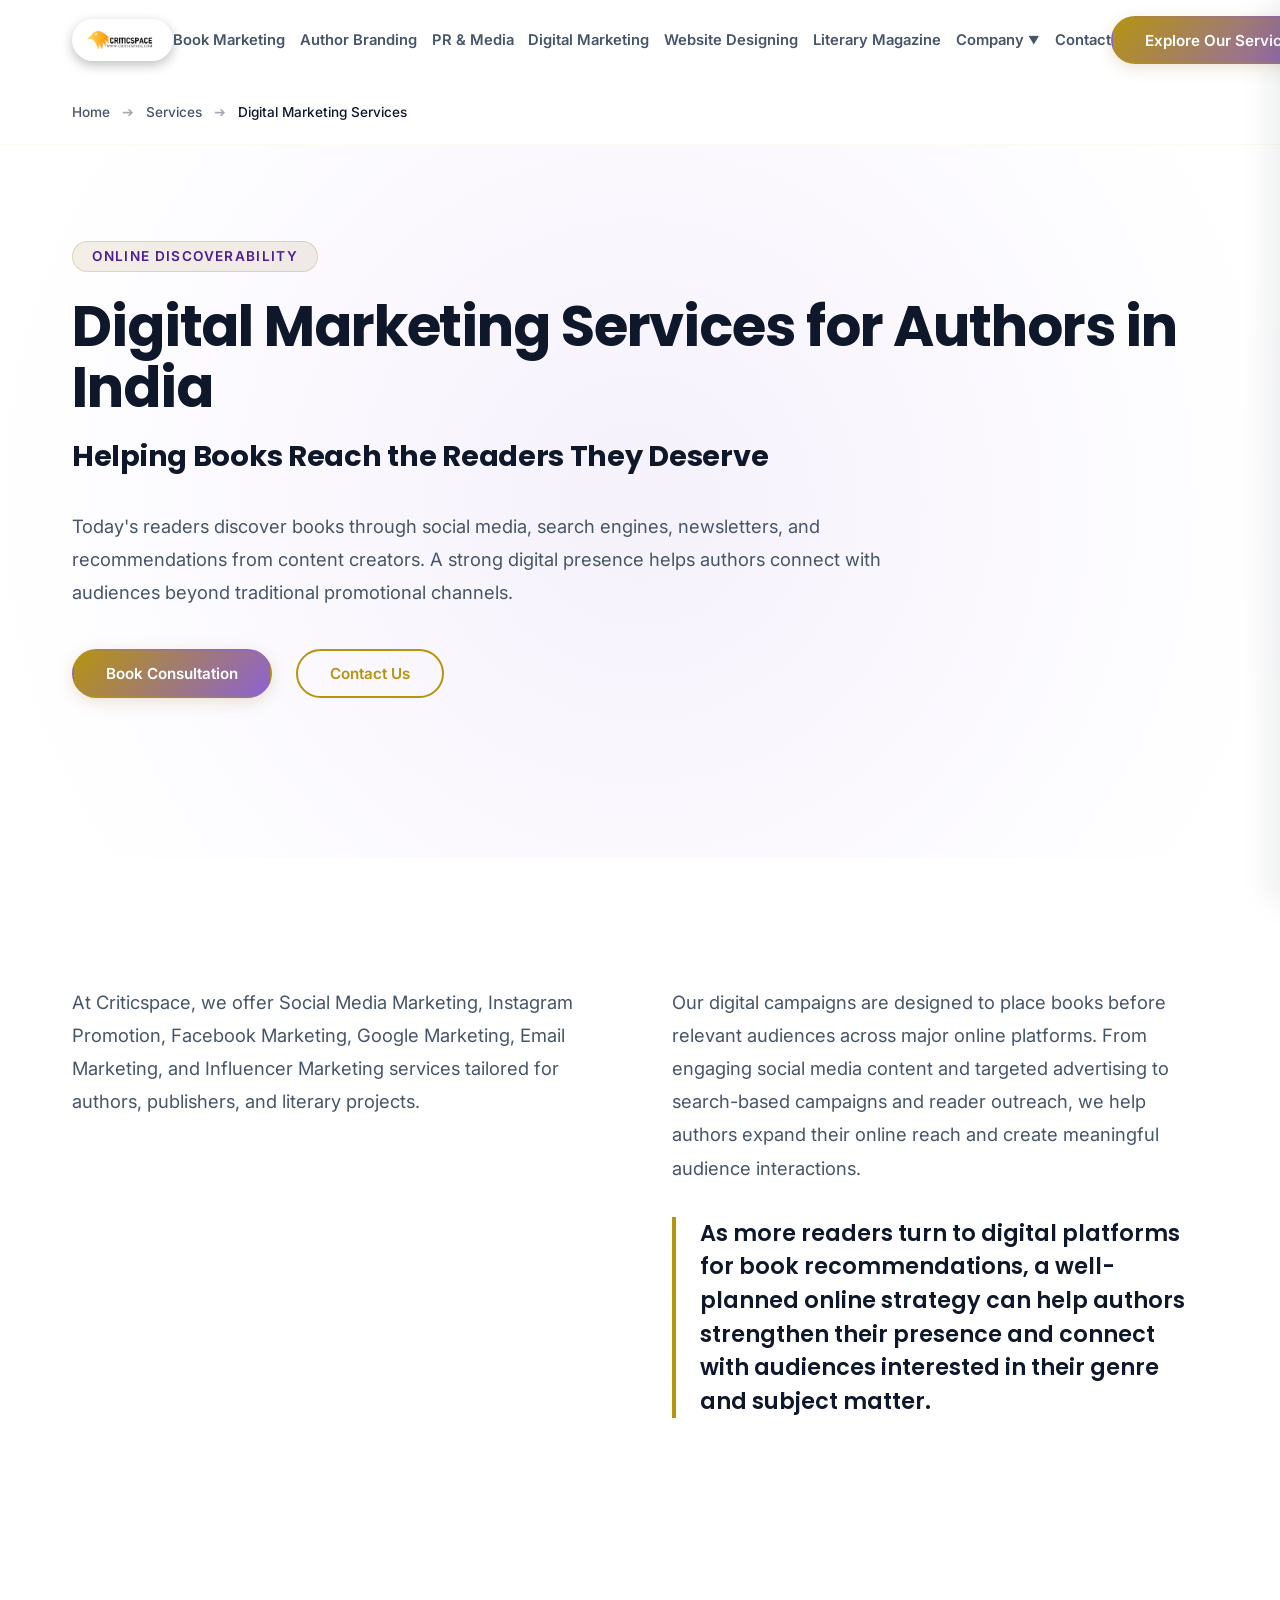
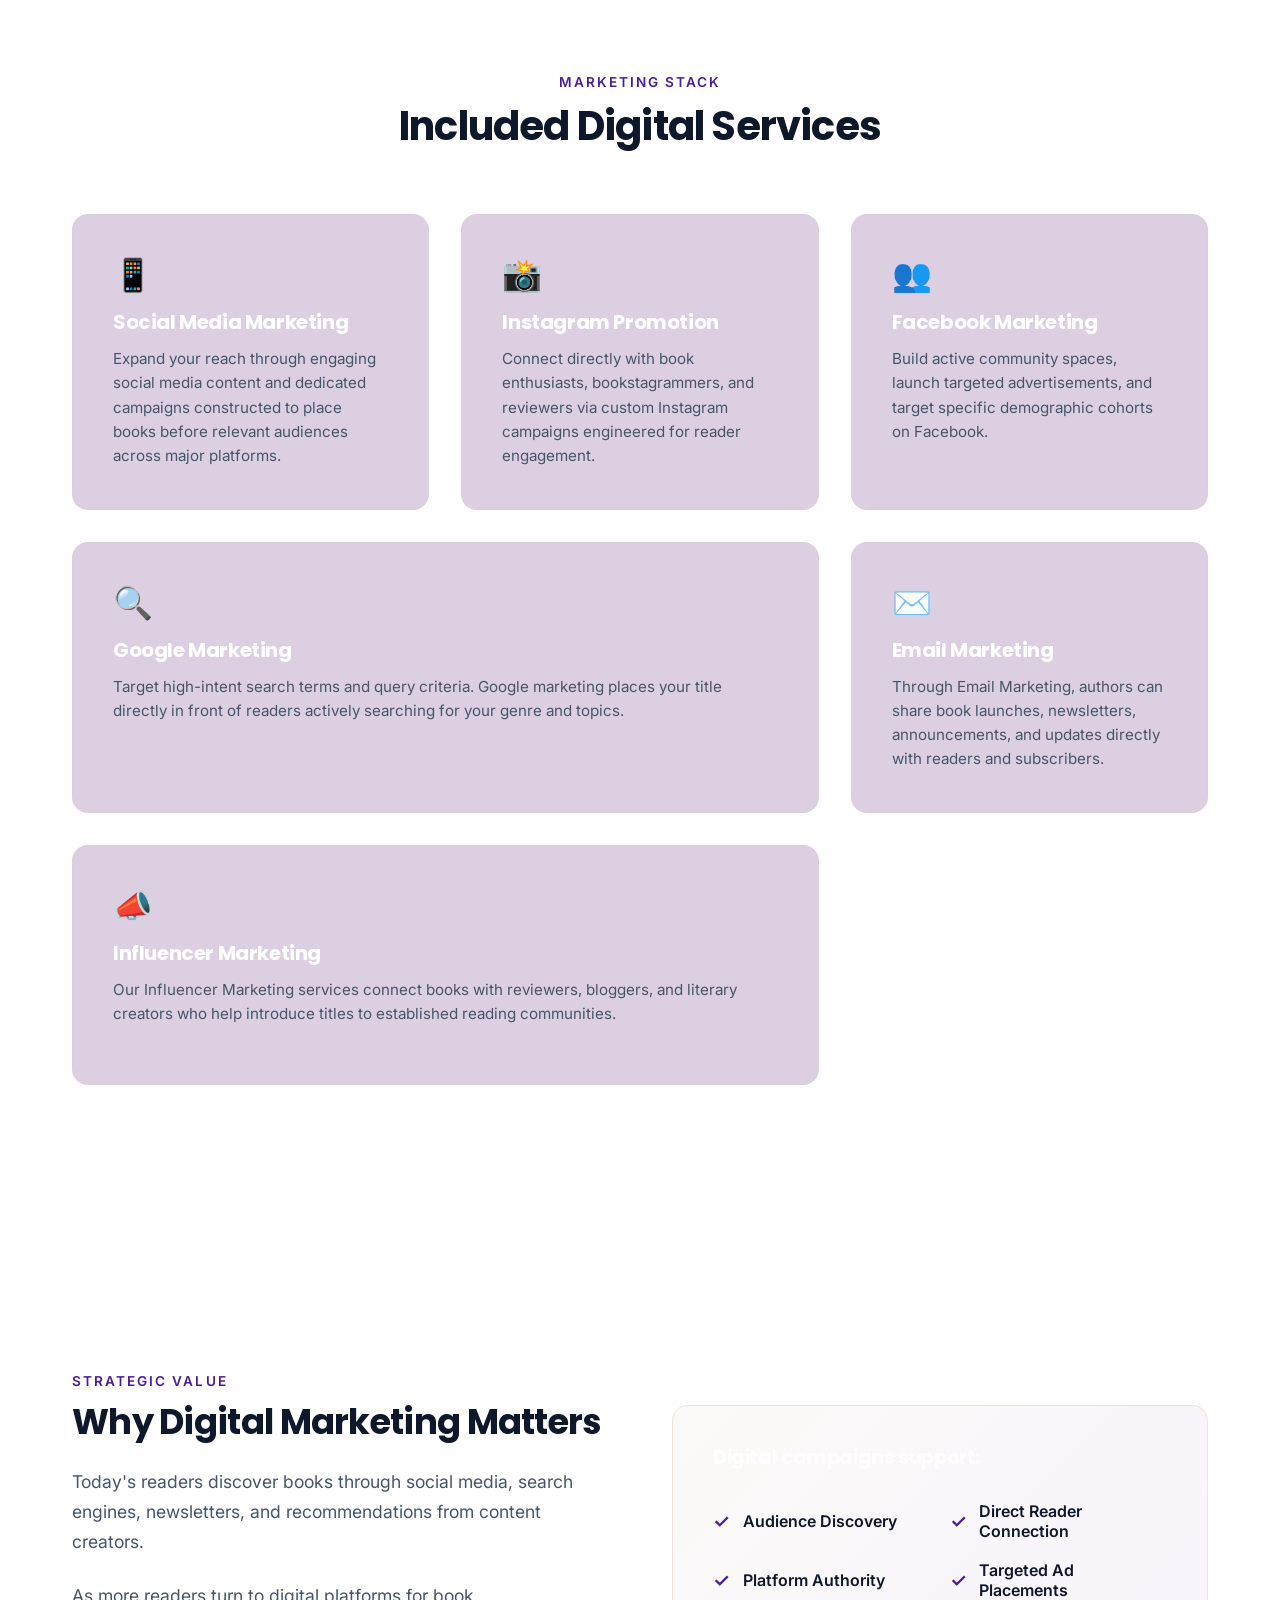
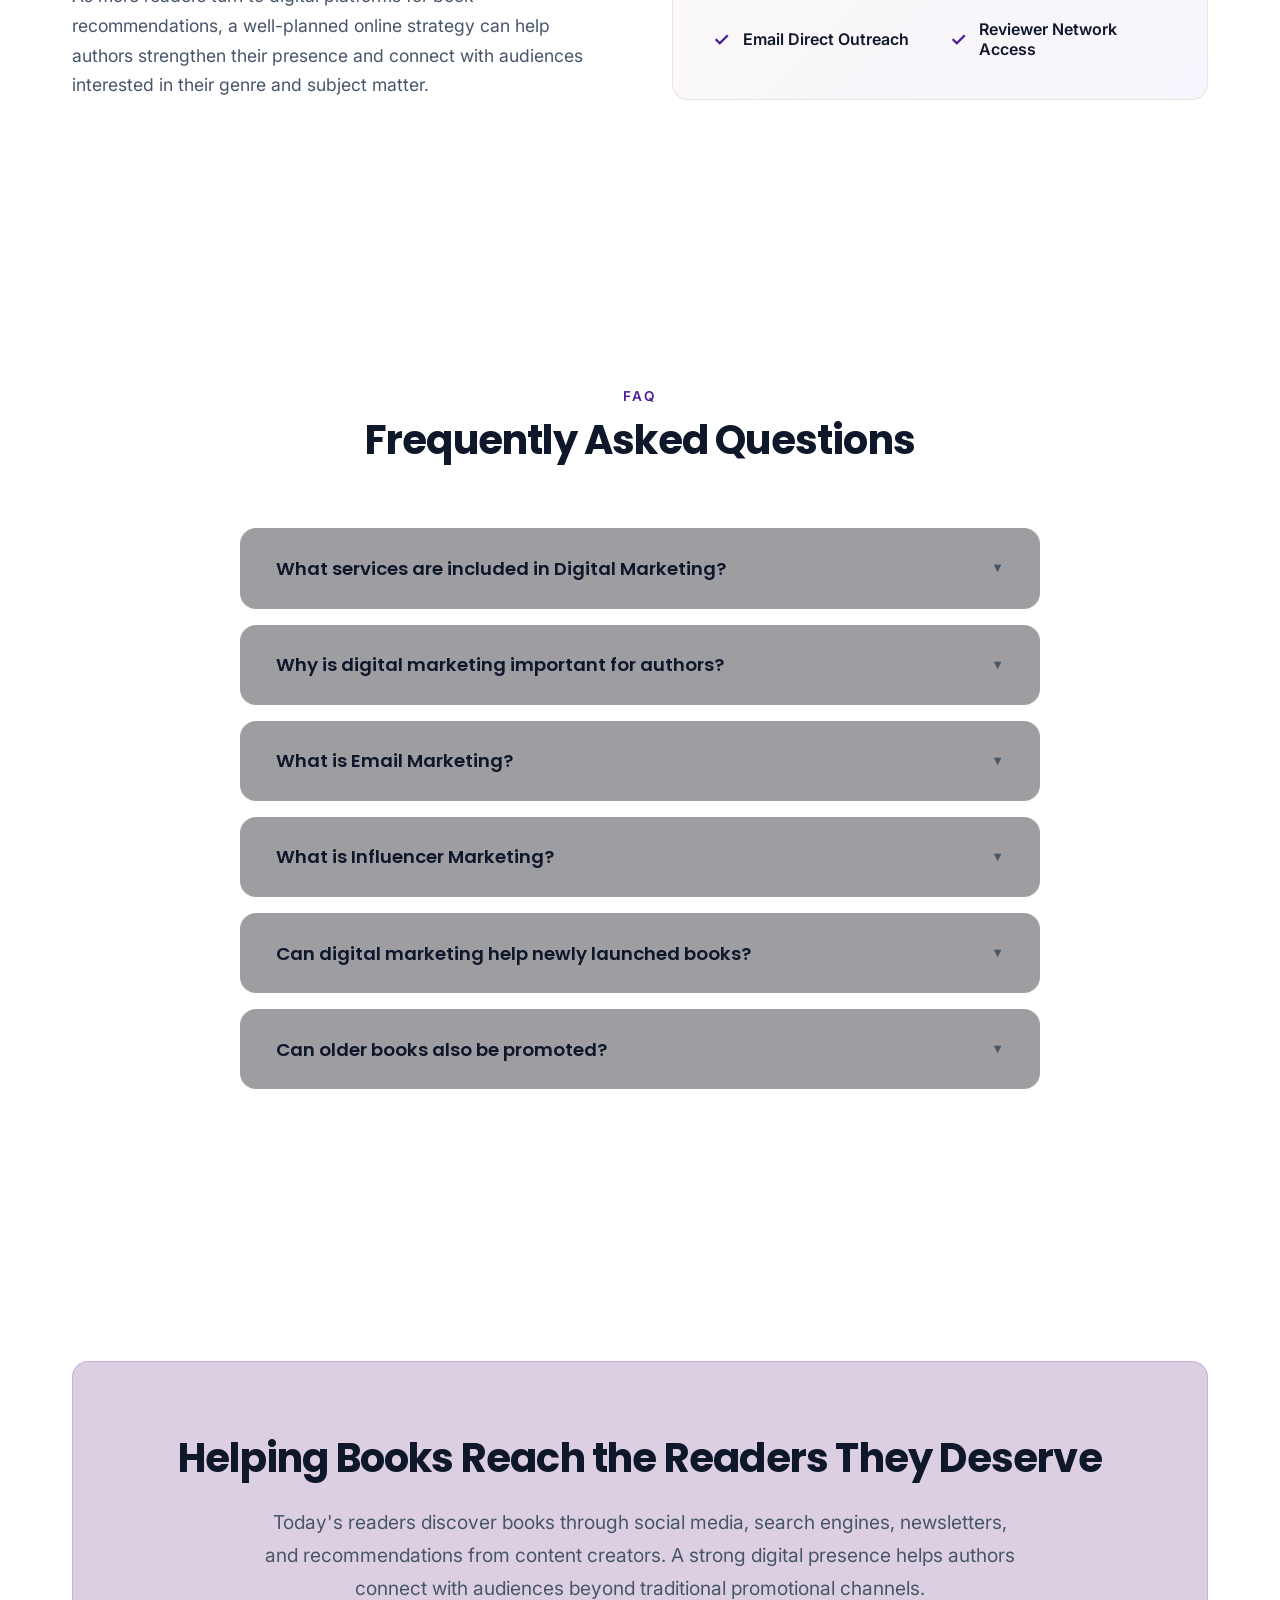
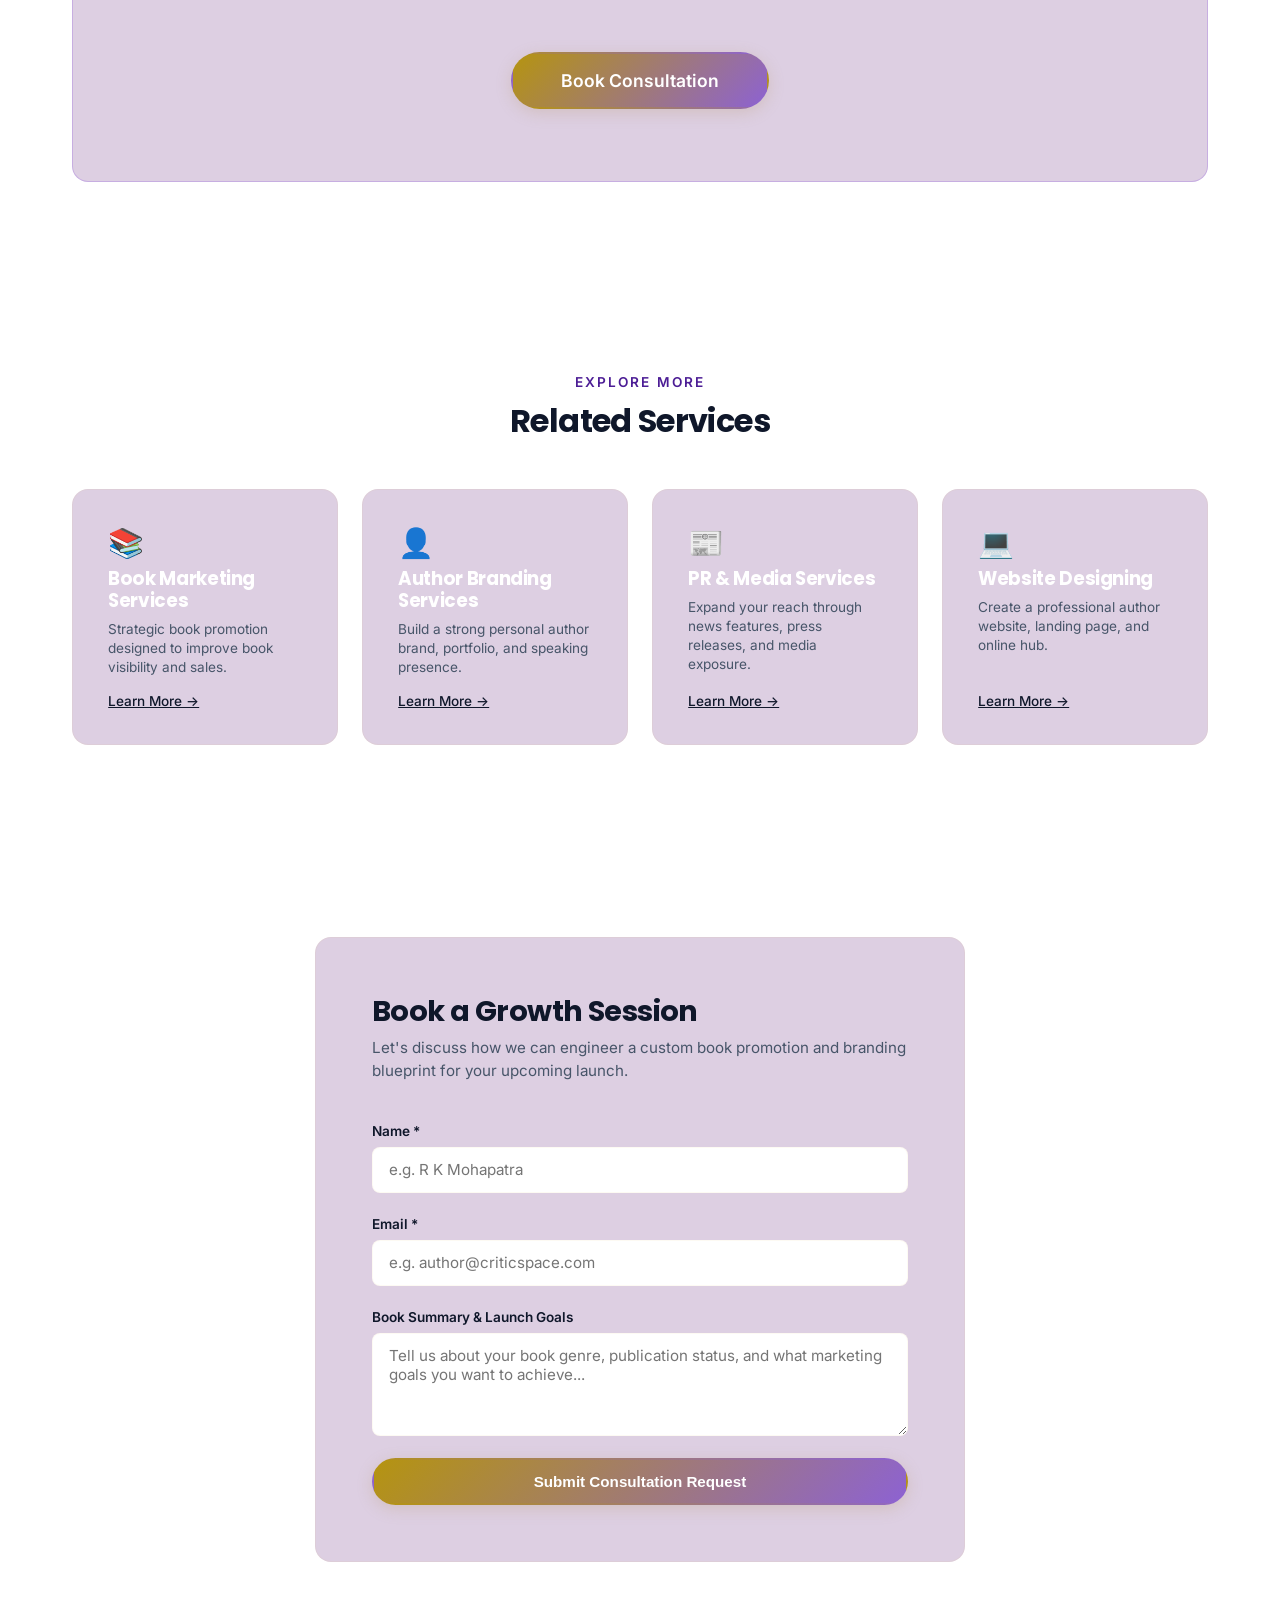
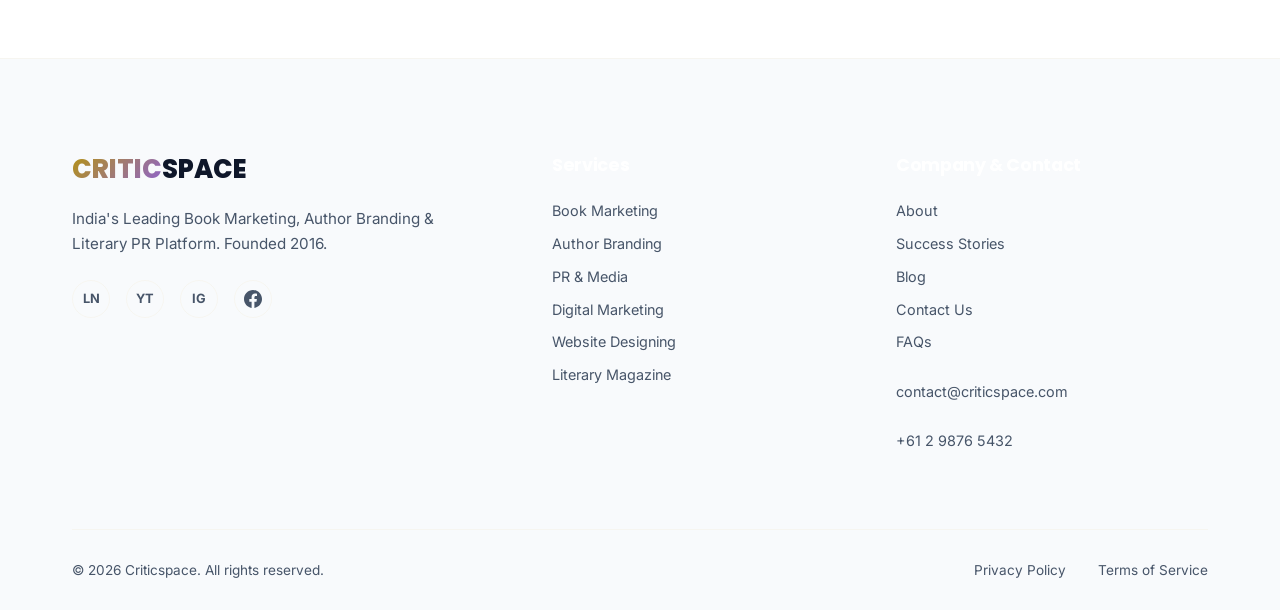
<file: Digital Marketing.html>
<!DOCTYPE html>
<html lang="en">
<head>
    <meta charset="UTF-8">
    <meta name="viewport" content="width=device-width, initial-scale=1.0">
    <title>Digital Marketing Services for Authors in India — CRITICSPACE</title>
    <meta name="description" content="Connect with readers through targeted social media, Instagram, email marketing, and influencer outreach.">
    <!-- Google Fonts: Inter & Poppins -->
    <link rel="preconnect" href="https://fonts.googleapis.com">
    <link rel="preconnect" href="https://fonts.gstatic.com" crossorigin>
    <link href="https://fonts.googleapis.com/css2?family=Inter:wght@300;400;500;600;700&family=Poppins:wght@400;600;700;800&display=swap" rel="stylesheet">
    
    <!-- Link existing stylesheets -->
    <link rel="stylesheet" href="styles.css?v=1.2">

    <!-- Synchronously set preliminary navbar font scale to prevent layout pop -->
    <script>
        (function() {
            var w = window.innerWidth;
            if (w >= 961 && w < 1350) {
                var scale = Math.max(0.75, Math.min(1.0, 0.78 + ((w - 961) / (1350 - 961)) * 0.22));
                document.documentElement.style.setProperty('--nav-font-scale', scale.toFixed(3));
            }
        })();
    </script>

    <!-- Minimal additional inner page styling -->
    <style>
        .vv-breadcrumb-bar {
            padding: 1.5rem 0;
            border-bottom: 1px solid var(--border-color);
            background: var(--bg-dark);
            margin-top: var(--header-height);
        }
        .vv-breadcrumbs {
            font-size: 0.85rem;
            color: var(--text-muted);
            font-weight: 500;
        }
        .vv-breadcrumbs a {
            color: var(--text-muted);
            transition: var(--transition);
        }
        .vv-breadcrumbs a:hover {
            color: var(--accent);
        }
        .vv-breadcrumbs .separator {
            margin: 0 0.5rem;
            opacity: 0.5;
        }
        .vv-breadcrumbs .current {
            color: var(--text-main);
        }
        .vv-editorial-grid {
            display: grid;
            grid-template-columns: 1fr 1fr;
            gap: 4rem;
            align-items: start;
            margin: 4rem 0;
        }
        .vv-editorial-quote {
            font-family: 'Poppins', sans-serif;
            font-size: 1.4rem;
            font-weight: 600;
            line-height: 1.5;
            color: var(--text-main);
            border-left: 4px solid var(--primary);
            padding-left: 1.5rem;
            margin: 2rem 0;
        }
        .vv-highlight-box {
            background: linear-gradient(135deg, rgba(var(--primary-rgb), 0.05), rgba(var(--secondary-rgb), 0.05));
            border: 1px solid rgba(var(--primary-rgb), 0.2);
            padding: 2.5rem;
            border-radius: var(--border-radius);
            margin-top: 2rem;
        }
        .vv-why-grid {
            display: grid;
            grid-template-columns: 1fr 1fr;
            gap: 4rem;
            align-items: center;
            margin: 6rem 0;
        }
        .vv-checklist {
            list-style: none;
            display: grid;
            grid-template-columns: repeat(2, 1fr);
            gap: 1.2rem;
            margin-top: 2rem;
        }
        .vv-checklist-item {
            display: flex;
            align-items: center;
            gap: 0.8rem;
            font-size: 1rem;
            font-weight: 600;
            color: var(--text-main);
        }
        .vv-checklist-icon {
            color: var(--accent);
            font-size: 1.2rem;
        }
        .vv-related-grid {
            display: grid;
            grid-template-columns: repeat(4, 1fr);
            gap: 1.5rem;
            margin-top: 3rem;
        }
        @media (max-width: 1024px) {
            .vv-related-grid {
                grid-template-columns: repeat(2, 1fr);
            }
        }
        @media (max-width: 768px) {
            .vv-editorial-grid, .vv-why-grid {
                grid-template-columns: 1fr;
                gap: 2.5rem;
            }
            .vv-checklist {
                grid-template-columns: 1fr;
            }
            .vv-related-grid {
                grid-template-columns: 1fr;
            }
        }
    </style>
</head>
<body>

        <!-- 1. NAVBAR -->
        <header class="vv-navbar" id="navbar">
            <div class="vv-nav-container">
                <!-- NEW: Navbar logo image -->
                <a href="index.html#hero" class="vv-navbar-logo-link">
                    <div class="vv-navbar-logo-wrapper">
                        <img src="assets/Criticspace New Logo.jpg" alt="CriticSpace" class="vv-navbar-logo" onerror="this.parentNode.style.display='none';">
                    </div>
                </a>
                
            
            <nav class="vv-nav-menu" id="nav-menu">
                <a href="BookMarketing.html">Book Marketing</a>
                <a href="AuthorBrandling.html">Author Branding</a>
                <a href="PR&Media.html">PR & Media</a>
                <a href="Digital Marketing.html">Digital Marketing</a>
                <a href="Autho design.html">Website Designing</a>
                <a href="Literary.html">Literary Magazine</a>
                <div class="vv-dropdown">
                    <a href="#" class="vv-dropdown-trigger" onclick="return false;">Company <span class="chevron">▼</span></a>
                    <div class="vv-dropdown-menu">
                        <a href="index.html#about">About</a>
                        <a href="index.html#faq">FAQs</a>
                        <a href="index.html#blog">Blog</a>
                    </div>
                </div>
                <a href="index.html#contact-section">Contact</a>
            </nav>

            <div class="vv-nav-cta">
                <a href="#contact-section" class="vv-btn vv-btn-primary">Explore Our Services</a>
                <button class="vv-hamburger" id="hamburger-toggle" aria-label="Toggle Menu" aria-expanded="false">
                    <span></span>
                    <span></span>
                    <span></span>
                </button>
            </div>
        </div>
    </header>

    <!-- Mobile Drawer Menu -->
    <div class="vv-mobile-drawer" id="mobile-drawer">
        <nav class="vv-mobile-nav" id="mobile-nav">
            <a href="index.html#hero" class="is-active">Home</a>
            <a href="BookMarketing.html">Book Marketing</a>
            <a href="AuthorBrandling.html">Author Branding</a>
            <a href="PR&Media.html">PR & Media</a>
            <a href="Digital Marketing.html">Digital Marketing</a>
            <a href="Autho design.html">Website Designing</a>
            <a href="Literary.html">Literary Magazine</a>
            <div class="vv-mobile-dropdown">
                <a href="#" class="vv-mobile-dropdown-trigger" onclick="this.parentNode.classList.toggle('is-open'); return false;">Company <span class="chevron">▼</span></a>
                <div class="vv-mobile-dropdown-menu">
                    <a href="index.html#about">About</a>
                    <a href="index.html#faq">FAQs</a>
                    <a href="index.html#blog">Blog</a>
                </div>
            </div>
            <a href="index.html#contact-section">Contact</a>
        </nav>
        <div class="vv-mobile-cta" style="margin-top: 2rem; padding: 0 1rem;">
            <a href="#contact-section" class="vv-btn vv-btn-primary vv-btn-block">Explore Our Services</a>
        </div>
    </div>
    <div class="vv-drawer-overlay" id="drawer-overlay"></div>

    <!-- 2. BREADCRUMBS -->
    <div class="vv-breadcrumb-bar">
        <div class="vv-container">
            <nav class="vv-breadcrumbs" aria-label="Breadcrumb">
                <a href="index.html">Home</a>
                <span class="separator">➔</span>
                <a href="index.html#services">Services</a>
                <span class="separator">➔</span>
                <span class="current" aria-current="page">Digital Marketing Services</span>
            </nav>
        </div>
    </div>

    <main>
        
        <!-- 3. HERO SECTION -->
        <section class="vv-hero" id="hero" style="min-height: auto; padding: 6rem 0;">
            <div class="vv-hero-video-wrapper">
                <div class="vv-hero-video-overlay" style="background: radial-gradient(circle at center, rgba(var(--secondary-rgb), 0.06) 10%, var(--bg-dark) 90%);"></div>
            </div>
            
            <div class="vv-container vv-hero-content" style="text-align: left; align-items: flex-start; max-width: var(--container-width);">
                <span class="vv-badge-eyebrow" style="margin-bottom: 1.5rem;">Online Discoverability</span>
                <h1 class="vv-hero-title" style="font-size: 3.5rem; margin-bottom: 1rem;">
                    Digital Marketing Services for Authors in India
                </h1>
                <p class="vv-gradient-text" style="font-family: 'Poppins', sans-serif; font-size: 1.8rem; font-weight: 700; margin-bottom: 2rem; letter-spacing: -0.01em;">
                    Helping Books Reach the Readers They Deserve
                </p>
                <p class="vv-hero-subtitle" style="font-size: 1.15rem; color: var(--text-muted); line-height: 1.8; margin-bottom: 2.5rem; max-width: 850px; text-align: left;">
                    Today's readers discover books through social media, search engines, newsletters, and recommendations from content creators. A strong digital presence helps authors connect with audiences beyond traditional promotional channels.
                </p>
                <div class="vv-hero-actions">
                    <a href="#contact-section" class="vv-btn vv-btn-primary">Book Consultation</a>
                    <a href="#contact-section" class="vv-btn vv-btn-outline">Contact Us</a>
                </div>
            </div>
        </section>

        <!-- 4. EDITORIAL CONTENT SECTION -->
        <section style="padding: 4rem 0;">
            <div class="vv-container">
                <div class="vv-editorial-grid">
                    <div>
                        <p style="font-size: 1.15rem; line-height: 1.8; color: var(--text-muted); margin-bottom: 1.5rem;">
                            At Criticspace, we offer Social Media Marketing, Instagram Promotion, Facebook Marketing, Google Marketing, Email Marketing, and Influencer Marketing services tailored for authors, publishers, and literary projects.
                        </p>
                    </div>
                    <div>
                        <p style="font-size: 1.15rem; line-height: 1.8; color: var(--text-muted); margin-bottom: 1.5rem;">
                            Our digital campaigns are designed to place books before relevant audiences across major online platforms. From engaging social media content and targeted advertising to search-based campaigns and reader outreach, we help authors expand their online reach and create meaningful audience interactions.
                        </p>
                        <div class="vv-editorial-quote">
                            As more readers turn to digital platforms for book recommendations, a well-planned online strategy can help authors strengthen their presence and connect with audiences interested in their genre and subject matter.
                        </div>
                    </div>
                </div>
            </div>
        </section>

        <!-- 5. SERVICES INCLUDED (GLASS CARDS) -->
        <section class="vv-benefits-section vv-bg-alt" id="included-services" style="padding: 6rem 0;">
            <div class="vv-container">
                <div class="vv-section-header">
                    <span class="vv-eyebrow">Marketing Stack</span>
                    <h2 class="vv-section-title">Included Digital Services</h2>
                </div>

                <div class="vv-bento-grid" style="grid-auto-rows: auto; gap: 2rem; grid-template-columns: repeat(3, 1fr);">
                    
                    <div class="vv-bento-card vv-glass-card bento-small vv-reveal" style="min-height: 240px; justify-content: flex-start; padding: 2.5rem;">
                        <span style="font-size: 2rem; margin-bottom: 1rem; display: block;">📱</span>
                        <h3 style="margin-bottom: 0.8rem; font-size: 1.25rem;">Social Media Marketing</h3>
                        <p style="font-size: 0.95rem; line-height: 1.6; color: var(--text-muted);">Expand your reach through engaging social media content and dedicated campaigns constructed to place books before relevant audiences across major platforms.</p>
                    </div>

                    <div class="vv-bento-card vv-glass-card bento-small vv-reveal" style="min-height: 240px; justify-content: flex-start; padding: 2.5rem;">
                        <span style="font-size: 2rem; margin-bottom: 1rem; display: block;">📸</span>
                        <h3 style="margin-bottom: 0.8rem; font-size: 1.25rem;">Instagram Promotion</h3>
                        <p style="font-size: 0.95rem; line-height: 1.6; color: var(--text-muted);">Connect directly with book enthusiasts, bookstagrammers, and reviewers via custom Instagram campaigns engineered for reader engagement.</p>
                    </div>

                    <div class="vv-bento-card vv-glass-card bento-small vv-reveal" style="min-height: 240px; justify-content: flex-start; padding: 2.5rem;">
                        <span style="font-size: 2rem; margin-bottom: 1rem; display: block;">👥</span>
                        <h3 style="margin-bottom: 0.8rem; font-size: 1.25rem;">Facebook Marketing</h3>
                        <p style="font-size: 0.95rem; line-height: 1.6; color: var(--text-muted);">Build active community spaces, launch targeted advertisements, and target specific demographic cohorts on Facebook.</p>
                    </div>

                    <div class="vv-bento-card vv-glass-card bento-medium vv-reveal" style="min-height: 240px; justify-content: flex-start; padding: 2.5rem; grid-column: span 2;">
                        <span style="font-size: 2rem; margin-bottom: 1rem; display: block;">🔍</span>
                        <h3 style="margin-bottom: 0.8rem; font-size: 1.25rem;">Google Marketing</h3>
                        <p style="font-size: 0.95rem; line-height: 1.6; color: var(--text-muted);">Target high-intent search terms and query criteria. Google marketing places your title directly in front of readers actively searching for your genre and topics.</p>
                    </div>

                    <div class="vv-bento-card vv-glass-card bento-small vv-reveal" style="min-height: 240px; justify-content: flex-start; padding: 2.5rem; grid-column: span 1;">
                        <span style="font-size: 2rem; margin-bottom: 1rem; display: block;">✉️</span>
                        <h3 style="margin-bottom: 0.8rem; font-size: 1.25rem;">Email Marketing</h3>
                        <p style="font-size: 0.95rem; line-height: 1.6; color: var(--text-muted);">Through Email Marketing, authors can share book launches, newsletters, announcements, and updates directly with readers and subscribers.</p>
                    </div>

                    <div class="vv-bento-card vv-glass-card bento-medium vv-reveal" style="min-height: 240px; justify-content: flex-start; padding: 2.5rem; grid-column: span 2;">
                        <span style="font-size: 2rem; margin-bottom: 1rem; display: block;">📣</span>
                        <h3 style="margin-bottom: 0.8rem; font-size: 1.25rem;">Influencer Marketing</h3>
                        <p style="font-size: 0.95rem; line-height: 1.6; color: var(--text-muted);">Our Influencer Marketing services connect books with reviewers, bloggers, and literary creators who help introduce titles to established reading communities.</p>
                    </div>

                </div>
            </div>
        </section>

        <!-- 6. WHY DIGITAL MARKETING MATTERS -->
        <section style="padding: 6rem 0;">
            <div class="vv-container">
                <div class="vv-why-grid">
                    <div>
                        <span class="vv-eyebrow">Strategic Value</span>
                        <h2 class="vv-section-title" style="text-align: left; font-size: 2.2rem; margin-bottom: 1.5rem;">Why Digital Marketing Matters</h2>
                        <p style="font-size: 1.1rem; line-height: 1.7; color: var(--text-muted); margin-bottom: 1.5rem;">
                            Today's readers discover books through social media, search engines, newsletters, and recommendations from content creators.
                        </p>
                        <p style="font-size: 1.1rem; line-height: 1.7; color: var(--text-muted);">
                            As more readers turn to digital platforms for book recommendations, a well-planned online strategy can help authors strengthen their presence and connect with audiences interested in their genre and subject matter.
                        </p>
                    </div>
                    <div>
                        <div class="vv-highlight-box">
                            <h4 style="font-family: 'Poppins', sans-serif; font-size: 1.2rem; color: #fff; margin-bottom: 1rem;">Digital campaigns support:</h4>
                            <ul class="vv-checklist">
                                <li class="vv-checklist-item">
                                    <span class="vv-checklist-icon">✓</span> Audience Discovery
                                </li>
                                <li class="vv-checklist-item">
                                    <span class="vv-checklist-icon">✓</span> Direct Reader Connection
                                </li>
                                <li class="vv-checklist-item">
                                    <span class="vv-checklist-icon">✓</span> Platform Authority
                                </li>
                                <li class="vv-checklist-item">
                                    <span class="vv-checklist-icon">✓</span> Targeted Ad Placements
                                </li>
                                <li class="vv-checklist-item">
                                    <span class="vv-checklist-icon">✓</span> Email Direct Outreach
                                </li>
                                <li class="vv-checklist-item">
                                    <span class="vv-checklist-icon">✓</span> Reviewer Network Access
                                </li>
                            </ul>
                        </div>
                    </div>
                </div>
            </div>
        </section>

        <!-- 8. FAQ SECTION (REUSING ACCORDION DESIGN) -->
        <section class="vv-faq-section vv-bg-alt" id="faq" style="padding: 6rem 0;">
            <div class="vv-container">
                <div class="vv-section-header">
                    <span class="vv-eyebrow">FAQ</span>
                    <h2 class="vv-section-title">Frequently Asked Questions</h2>
                </div>

                <div class="vv-accordion-group" id="faq-accordion-container">
                    
                    <div class="vv-accordion-item vv-reveal">
                        <button class="vv-accordion-trigger" aria-expanded="false">
                            <span>What services are included in Digital Marketing?</span>
                            <span class="chevron">▼</span>
                        </button>
                        <div class="vv-accordion-panel">
                            <p>Our services include Social Media Marketing, Instagram Promotion, Facebook Marketing, Google Marketing, Email Marketing, and Influencer Marketing.</p>
                        </div>
                    </div>

                    <div class="vv-accordion-item vv-reveal">
                        <button class="vv-accordion-trigger" aria-expanded="false">
                            <span>Why is digital marketing important for authors?</span>
                            <span class="chevron">▼</span>
                        </button>
                        <div class="vv-accordion-panel">
                            <p>Digital marketing helps authors connect with readers through the platforms they use every day to discover books and recommendations.</p>
                        </div>
                    </div>

                    <div class="vv-accordion-item vv-reveal">
                        <button class="vv-accordion-trigger" aria-expanded="false">
                            <span>What is Email Marketing?</span>
                            <span class="chevron">▼</span>
                        </button>
                        <div class="vv-accordion-panel">
                            <p>Email Marketing allows authors to share newsletters, book updates, event information, and announcements directly with subscribers and readers.</p>
                        </div>
                    </div>

                    <div class="vv-accordion-item vv-reveal">
                        <button class="vv-accordion-trigger" aria-expanded="false">
                            <span>What is Influencer Marketing?</span>
                            <span class="chevron">▼</span>
                        </button>
                        <div class="vv-accordion-panel">
                            <p>Influencer Marketing involves collaborations with book reviewers, bloggers, and content creators who introduce books to their audience.</p>
                        </div>
                    </div>

                    <div class="vv-accordion-item vv-reveal">
                        <button class="vv-accordion-trigger" aria-expanded="false">
                            <span>Can digital marketing help newly launched books?</span>
                            <span class="chevron">▼</span>
                        </button>
                        <div class="vv-accordion-panel">
                            <p>Yes. Digital campaigns can support awareness, audience engagement, and online discoverability for new releases.</p>
                        </div>
                    </div>

                    <div class="vv-accordion-item vv-reveal">
                        <button class="vv-accordion-trigger" aria-expanded="false">
                            <span>Can older books also be promoted?</span>
                            <span class="chevron">▼</span>
                        </button>
                        <div class="vv-accordion-panel">
                            <p>Absolutely. Digital marketing can help reintroduce previously published books to new audiences and maintain ongoing interest.</p>
                        </div>
                    </div>

                </div>
            </div>
        </section>

        <!-- 9. FINAL CTA -->
        <section class="vv-pricing-section" style="padding: 6rem 0;">
            <div class="vv-container">
                <div class="vv-cta-banner vv-glass-card" style="margin-top: 0; padding: 4.5rem; text-align: center; border-color: rgba(var(--secondary-rgb), 0.2);">
                    <h3 class="vv-banner-title" style="font-size: 2.5rem; margin-bottom: 1.5rem;">Helping Books Reach the Readers They Deserve</h3>
                    <p class="vv-banner-desc" style="font-size: 1.2rem; line-height: 1.7; max-width: 750px; margin: 0 auto 3rem auto; color: var(--text-muted);">
                        Today's readers discover books through social media, search engines, newsletters, and recommendations from content creators. A strong digital presence helps authors connect with audiences beyond traditional promotional channels.
                    </p>
                    <a href="#contact-section" class="vv-btn vv-btn-primary" style="padding: 1rem 3rem; font-size: 1.1rem;">Book Consultation</a>
                </div>
            </div>
        </section>

        <!-- 10. RELATED SERVICES -->
        <section class="vv-bg-alt" style="padding: 6rem 0;">
            <div class="vv-container">
                <div class="vv-section-header" style="margin-bottom: 2rem;">
                    <span class="vv-eyebrow">Explore More</span>
                    <h2 class="vv-section-title" style="font-size: 2rem;">Related Services</h2>
                </div>

                <div class="vv-related-grid">
                    
                    <div class="vv-bento-card vv-glass-card vv-reveal" style="padding: 2.2rem; min-height: 220px; justify-content: space-between;">
                        <div>
                            <span style="font-size: 1.8rem; display: block; margin-bottom: 0.5rem;">📚</span>
                            <h3 style="font-size: 1.15rem; color: #fff; margin-bottom: 0.5rem;">Book Marketing Services</h3>
                            <p style="font-size: 0.85rem; color: var(--text-muted); line-height: 1.4;">Strategic book promotion designed to improve book visibility and sales.</p>
                        </div>
                        <a href="BookMarketing.html" class="vv-press-link" style="font-size: 0.85rem; margin-top: 1rem; display: inline-block;">Learn More →</a>
                    </div>

                    <div class="vv-bento-card vv-glass-card vv-reveal" style="padding: 2.2rem; min-height: 220px; justify-content: space-between;">
                        <div>
                            <span style="font-size: 1.8rem; display: block; margin-bottom: 0.5rem;">👤</span>
                            <h3 style="font-size: 1.15rem; color: #fff; margin-bottom: 0.5rem;">Author Branding Services</h3>
                            <p style="font-size: 0.85rem; color: var(--text-muted); line-height: 1.4;">Build a strong personal author brand, portfolio, and speaking presence.</p>
                        </div>
                        <a href="AuthorBrandling.html" class="vv-press-link" style="font-size: 0.85rem; margin-top: 1rem; display: inline-block;">Learn More →</a>
                    </div>

                    <div class="vv-bento-card vv-glass-card vv-reveal" style="padding: 2.2rem; min-height: 220px; justify-content: space-between;">
                        <div>
                            <span style="font-size: 1.8rem; display: block; margin-bottom: 0.5rem;">📰</span>
                            <h3 style="font-size: 1.15rem; color: #fff; margin-bottom: 0.5rem;">PR & Media Services</h3>
                            <p style="font-size: 0.85rem; color: var(--text-muted); line-height: 1.4;">Expand your reach through news features, press releases, and media exposure.</p>
                        </div>
                        <a href="PR&Media.html" class="vv-press-link" style="font-size: 0.85rem; margin-top: 1rem; display: inline-block;">Learn More →</a>
                    </div>

                    <div class="vv-bento-card vv-glass-card vv-reveal" style="padding: 2.2rem; min-height: 220px; justify-content: space-between;">
                        <div>
                            <span style="font-size: 1.8rem; display: block; margin-bottom: 0.5rem;">💻</span>
                            <h3 style="font-size: 1.15rem; color: #fff; margin-bottom: 0.5rem;">Website Designing</h3>
                            <p style="font-size: 0.85rem; color: var(--text-muted); line-height: 1.4;">Create a professional author website, landing page, and online hub.</p>
                        </div>
                        <a href="Autho design.html" class="vv-press-link" style="font-size: 0.85rem; margin-top: 1rem; display: inline-block;">Learn More →</a>
                    </div>

                </div>
            </div>
        </section>

        <!-- 10. CONTACT / LEAD FORM -->
        <section class="vv-contact-section" id="contact-section" style="padding: 6rem 0;">
            <div class="vv-container">
                <div class="vv-contact-grid" style="grid-template-columns: 1fr; max-width: 650px; margin: 0 auto;">
                    <div class="vv-contact-card vv-glass-card">
                        <h3 class="vv-card-title">Book a Growth Session</h3>
                        <p class="vv-card-sub">Let's discuss how we can engineer a custom book promotion and branding blueprint for your upcoming launch.</p>
                        <form class="vv-form" id="lead-form">
                            <div class="vv-form-group">
                                <label for="form-name">Name *</label>
                                <input type="text" id="form-name" required placeholder="e.g. R K Mohapatra">
                            </div>
                            <div class="vv-form-group">
                                <label for="form-email">Email *</label>
                                <input type="email" id="form-email" required placeholder="e.g. author@criticspace.com">
                            </div>
                            <div class="vv-form-group">
                                <label for="form-msg">Book Summary & Launch Goals</label>
                                <textarea id="form-msg" rows="4" placeholder="Tell us about your book genre, publication status, and what marketing goals you want to achieve..."></textarea>
                            </div>
                            <button type="submit" class="vv-btn vv-btn-primary vv-btn-block">Submit Consultation Request</button>
                        </form>
                    </div>
                </div>
            </div>
        </section>

    </main>

    <!-- 11. FOOTER -->
    <footer class="vv-footer">
        <div class="vv-container">
            <div class="vv-footer-main" style="grid-template-columns: 400px 1fr;">
                <div class="vv-footer-brand">
                    <a href="index.html#hero" class="vv-logo" style="line-height: 1.1;">
                        <span class="vv-logo-gradient">CRITIC</span>SPACE
                    </a>
                    <p class="vv-footer-tagline">
                        India's Leading Book Marketing, Author Branding & Literary PR Platform. Founded 2016.
                    </p>
                    <div class="vv-social-icons">
                        <a href="https://linkedin.com" target="_blank" rel="noopener noreferrer" aria-label="LinkedIn">LN</a>
                        <a href="https://youtube.com" target="_blank" rel="noopener noreferrer" aria-label="YouTube">YT</a>
                        <a href="https://instagram.com" target="_blank" rel="noopener noreferrer" aria-label="Instagram">IG</a>
                        <a href="https://facebook.com/criticspace" target="_blank" rel="noopener noreferrer" aria-label="Facebook">
                            <svg xmlns="http://www.w3.org/2000/svg" viewBox="0 0 24 24" width="18" height="18" fill="currentColor"><path d="M24 12.073c0-6.627-5.373-12-12-12s-12 5.373-12 12c0 5.99 4.388 10.954 10.125 11.854v-8.385H7.078v-3.47h3.047V9.43c0-3.007 1.792-4.669 4.533-4.669 1.312 0 2.686.235 2.686.235v2.953H15.83c-1.491 0-1.956.925-1.956 1.874v2.25h3.328l-.532 3.47h-2.796v8.385C19.612 23.027 24 18.062 24 12.073z"/></svg>
                        </a>
                    </div>
                </div>

                <!-- Links Grid -->
                <div class="vv-footer-links-grid" style="grid-template-columns: repeat(2, 1fr);">
                    <div class="vv-footer-col">
                        <h4>Services</h4>
                        <ul>
                            <li><a href="BookMarketing.html">Book Marketing</a></li>
                            <li><a href="AuthorBrandling.html">Author Branding</a></li>
                            <li><a href="PR&Media.html">PR & Media</a></li>
                            <li><a href="Digital Marketing.html">Digital Marketing</a></li>
                            <li><a href="Autho design.html">Website Designing</a></li>
                            <li><a href="Literary.html">Literary Magazine</a></li>
                        </ul>
                    </div>
                    <div class="vv-footer-col">
                        <h4>Company & Contact</h4>
                        <ul>
                            <li><a href="index.html#about">About</a></li>
                            <li><a href="index.html#success-stories">Success Stories</a></li>
                            <li><a href="index.html#blog">Blog</a></li>
                            <li><a href="index.html#contact-section">Contact Us</a></li>
                            <li><a href="index.html#faq">FAQs</a></li>
                            <li class="vv-contact-item" style="margin-top: 1rem;"><a href="mailto:contact@criticspace.com">contact@criticspace.com</a></li>
                            <li class="vv-contact-item"><a href="tel:+61298765432">+61 2 9876 5432</a></li>
                        </ul>
                    </div>
                </div>
            </div>

            <div class="vv-footer-bottom">
                <p class="vv-copyright">&copy; 2026 Criticspace. All rights reserved.</p>
                <div class="vv-footer-legal">
                    <a href="#">Privacy Policy</a>
                    <a href="#">Terms of Service</a>
                </div>
            </div>
        </div>
    </footer>

    <!-- Script loading -->
    <script src="script.js"></script>
</body>
</html>
</file>
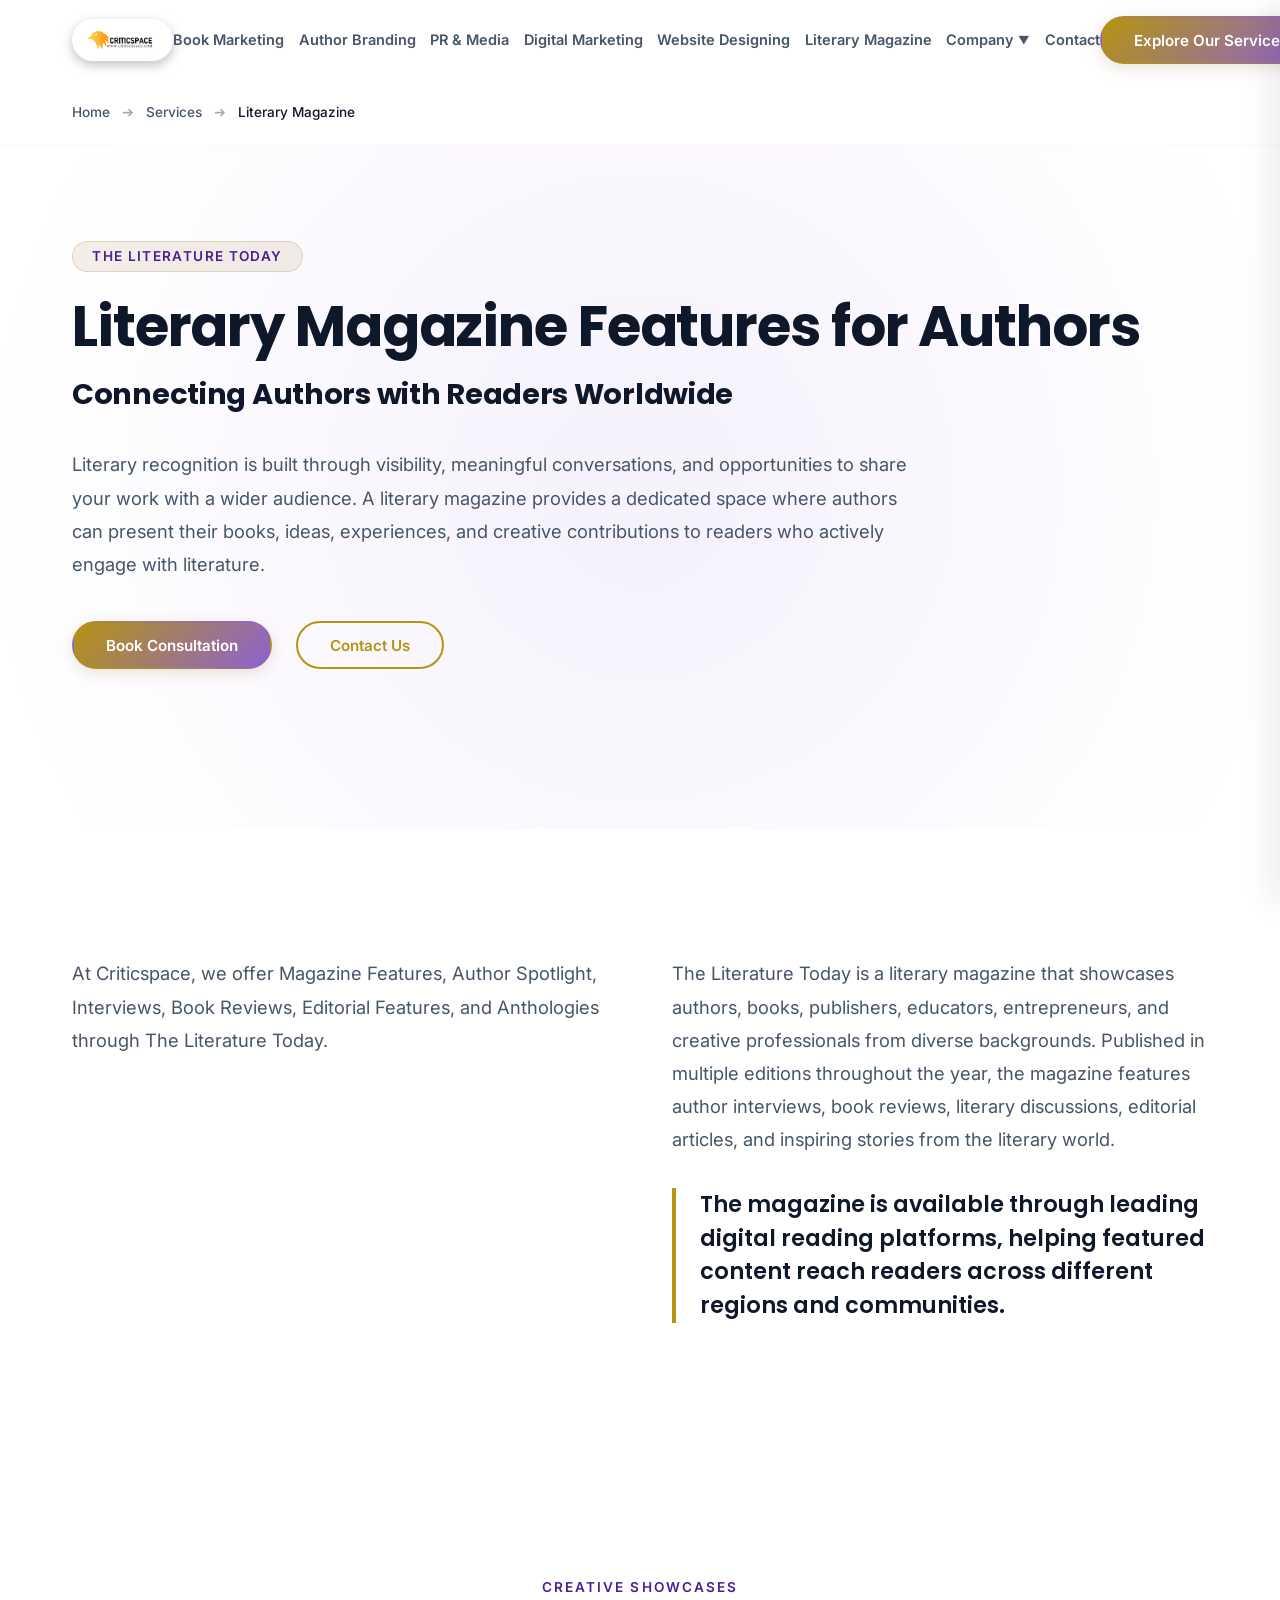
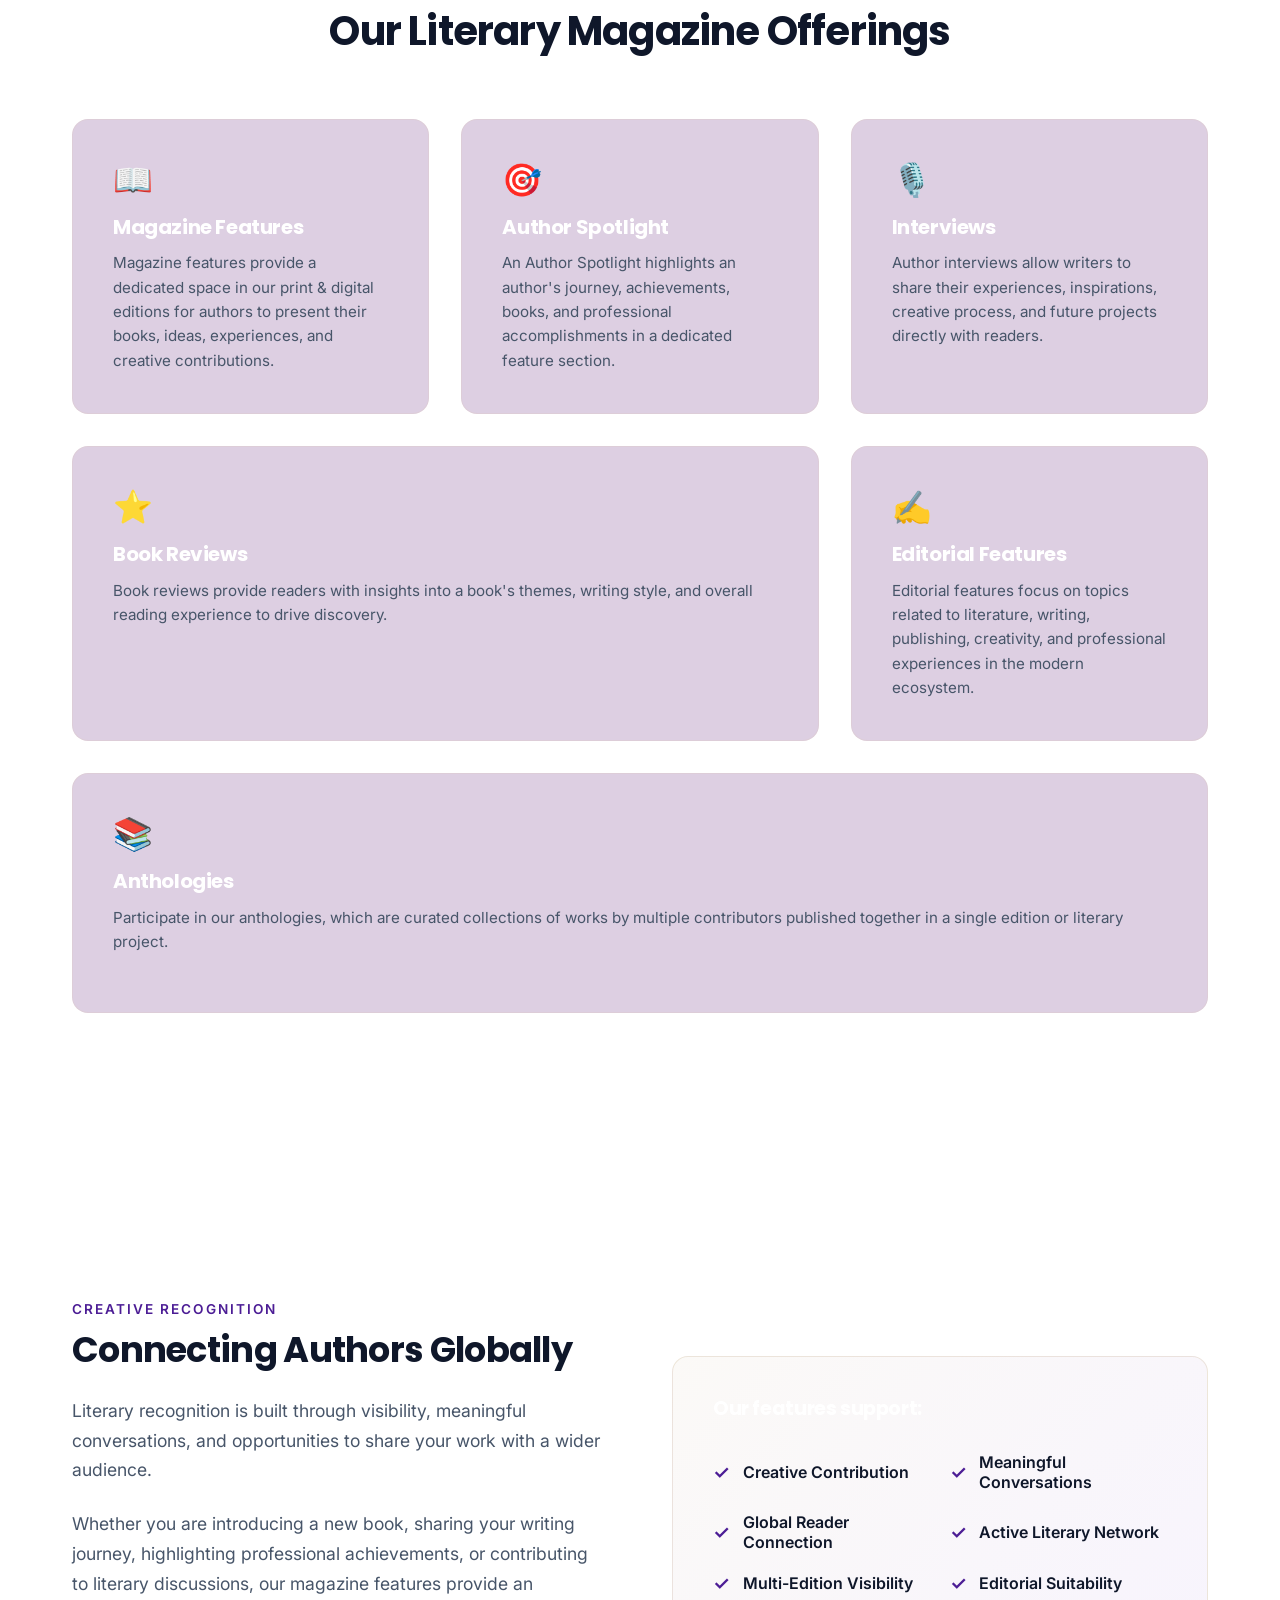
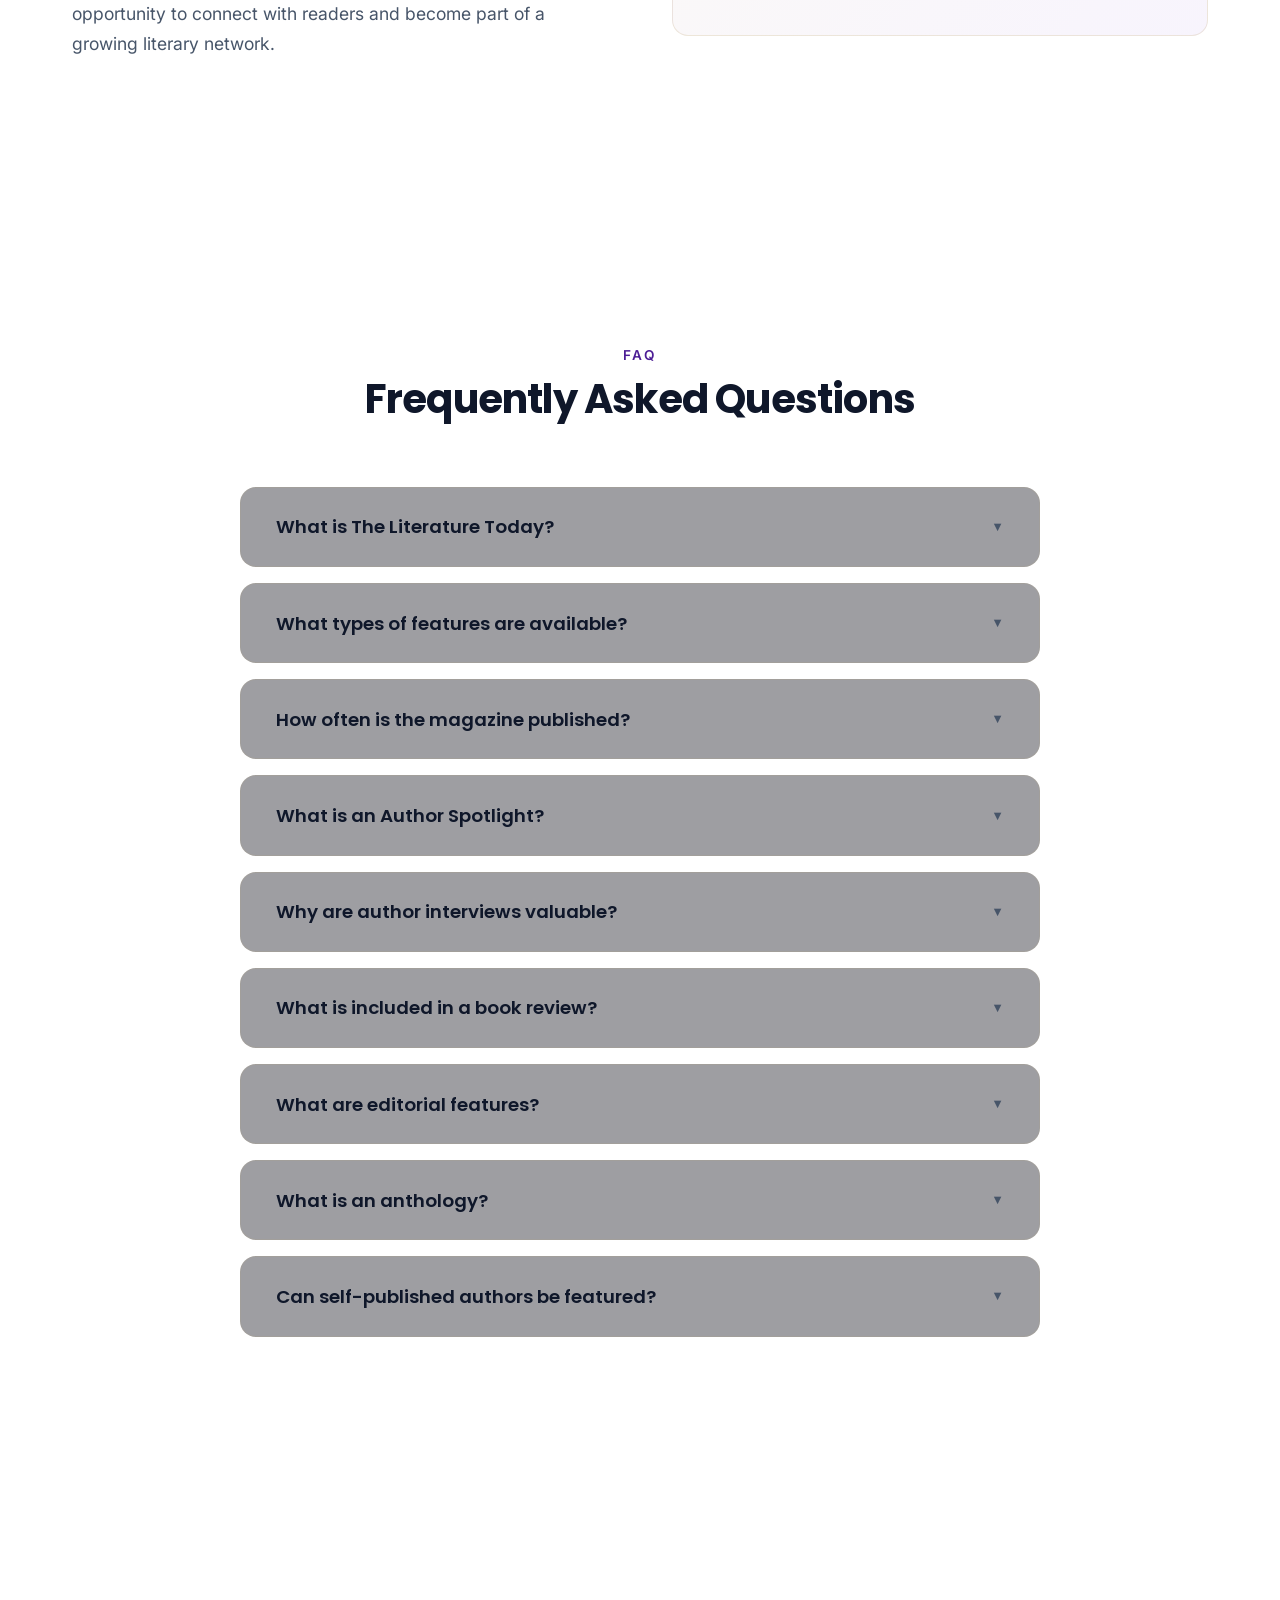
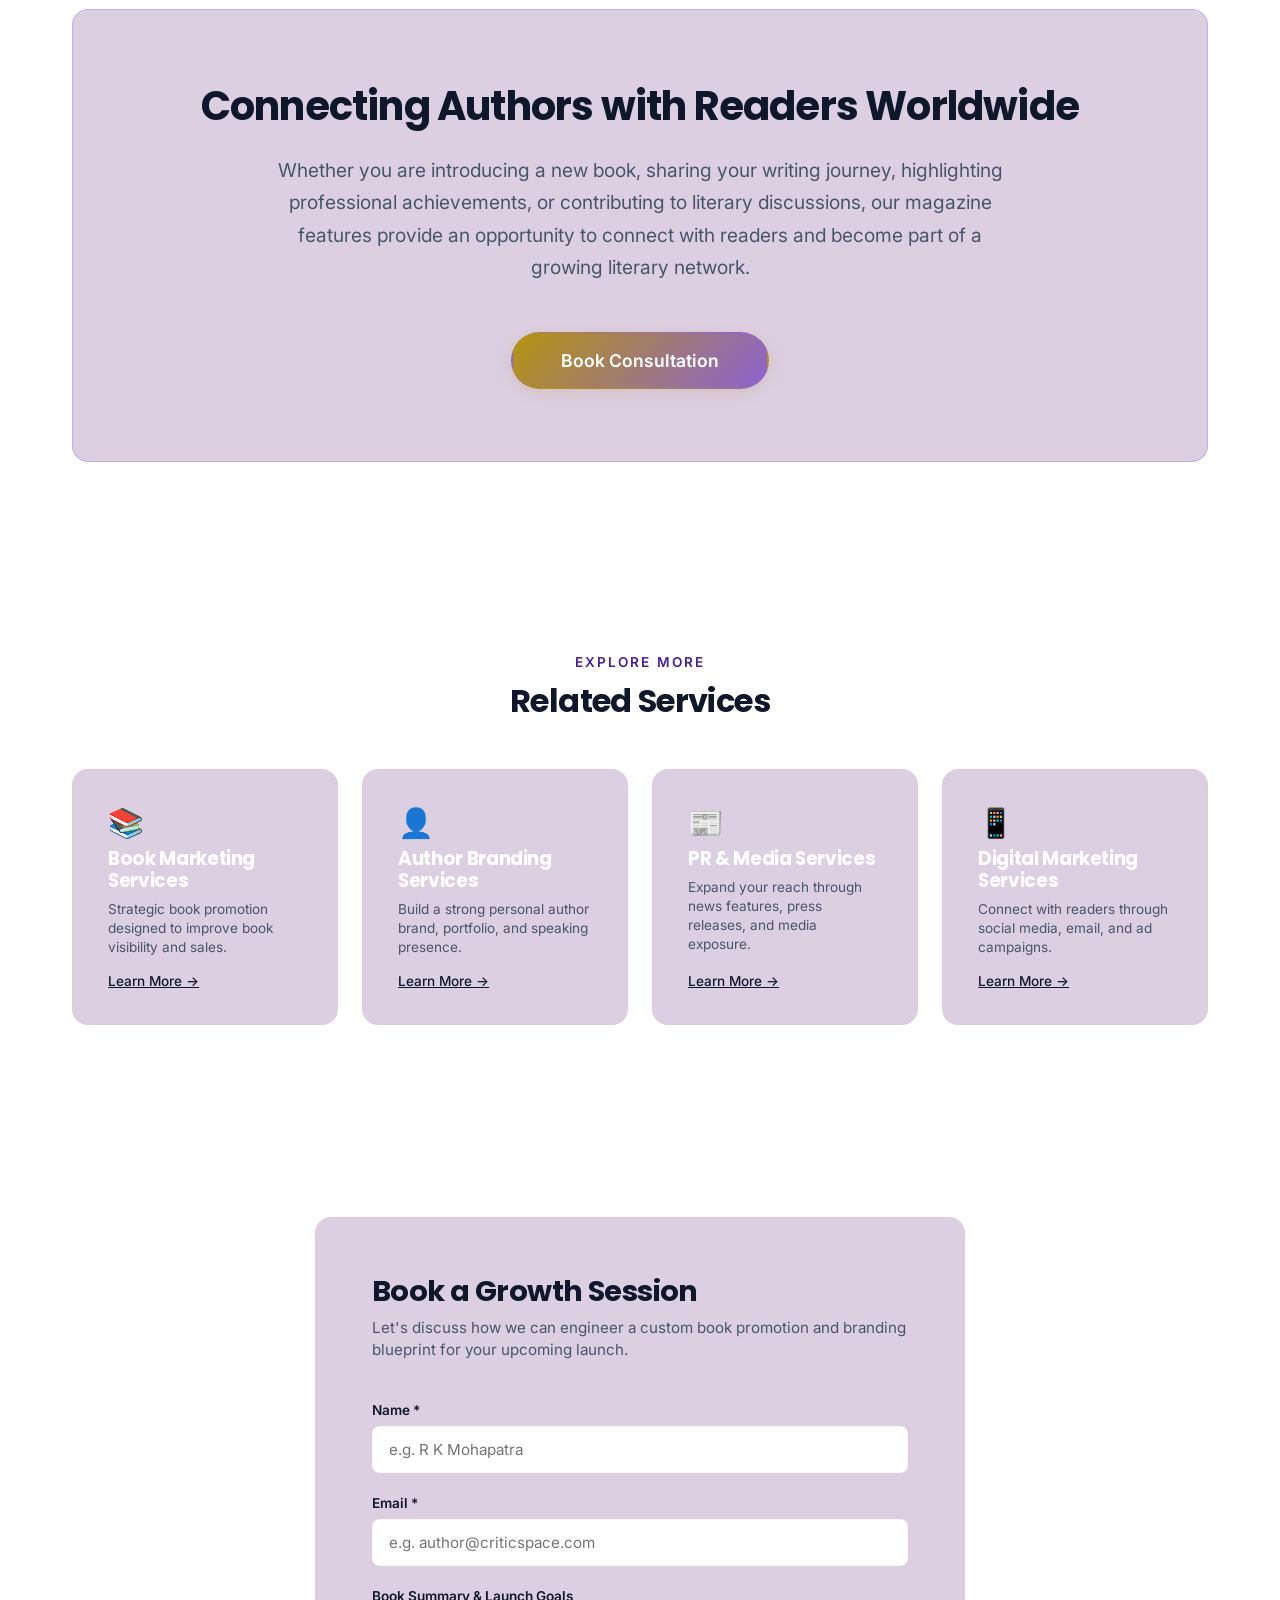
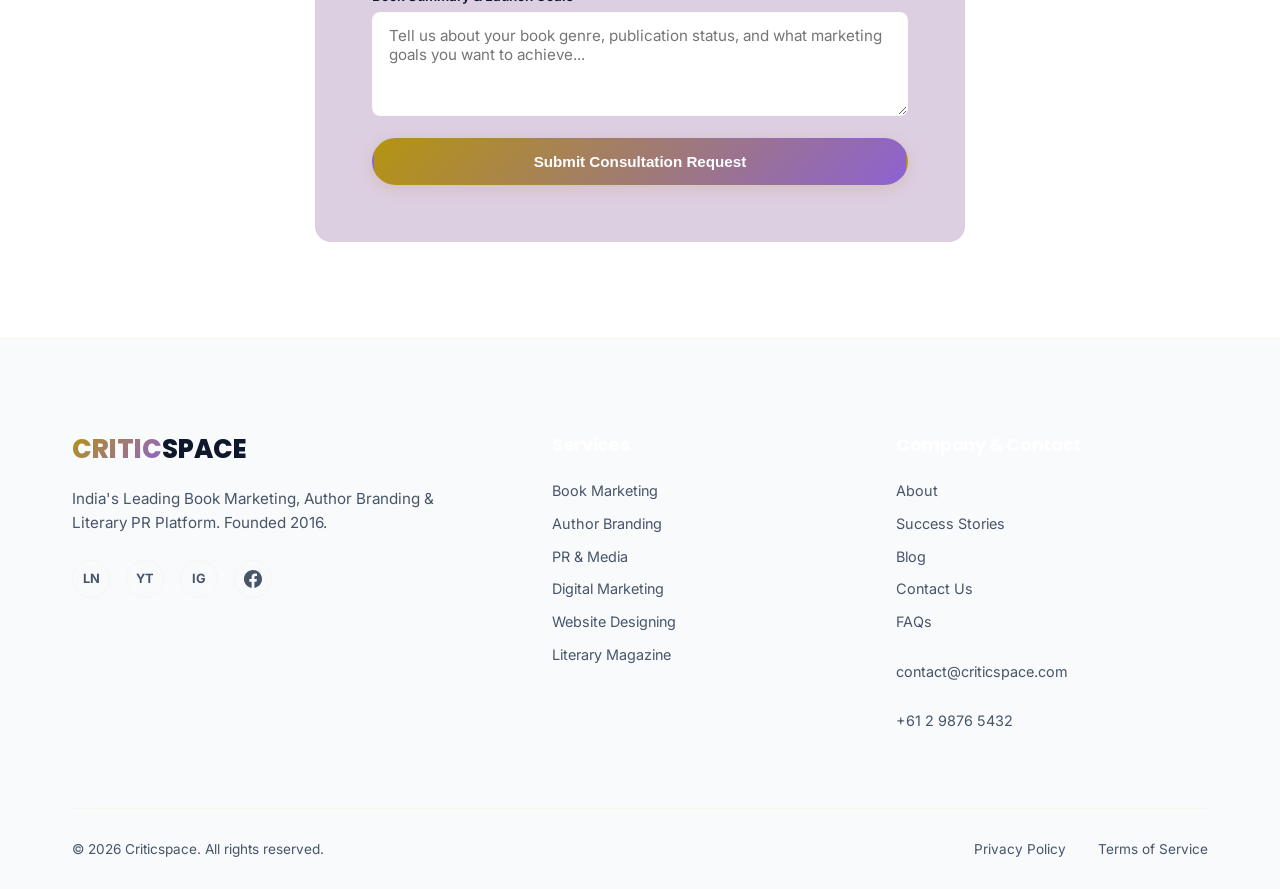
<file: Literary.html>
<!DOCTYPE html>
<html lang="en">
<head>
    <meta charset="UTF-8">
    <meta name="viewport" content="width=device-width, initial-scale=1.0">
    <title>Literary Magazine Features for Authors — CRITICSPACE</title>
    <meta name="description" content="Get featured in The Literature Today. Showcasing author interviews, book reviews, author spotlights, and editorial articles.">
    <!-- Google Fonts: Inter & Poppins -->
    <link rel="preconnect" href="https://fonts.googleapis.com">
    <link rel="preconnect" href="https://fonts.gstatic.com" crossorigin>
    <link href="https://fonts.googleapis.com/css2?family=Inter:wght@300;400;500;600;700&family=Poppins:wght@400;600;700;800&display=swap" rel="stylesheet">
    
    <!-- Link existing stylesheets -->
    <link rel="stylesheet" href="styles.css?v=1.2">

    <!-- Synchronously set preliminary navbar font scale to prevent layout pop -->
    <script>
        (function() {
            var w = window.innerWidth;
            if (w >= 961 && w < 1350) {
                var scale = Math.max(0.75, Math.min(1.0, 0.78 + ((w - 961) / (1350 - 961)) * 0.22));
                document.documentElement.style.setProperty('--nav-font-scale', scale.toFixed(3));
            }
        })();
    </script>

    <!-- Minimal additional inner page styling -->
    <style>
        .vv-breadcrumb-bar {
            padding: 1.5rem 0;
            border-bottom: 1px solid var(--border-color);
            background: var(--bg-dark);
            margin-top: var(--header-height);
        }
        .vv-breadcrumbs {
            font-size: 0.85rem;
            color: var(--text-muted);
            font-weight: 500;
        }
        .vv-breadcrumbs a {
            color: var(--text-muted);
            transition: var(--transition);
        }
        .vv-breadcrumbs a:hover {
            color: var(--accent);
        }
        .vv-breadcrumbs .separator {
            margin: 0 0.5rem;
            opacity: 0.5;
        }
        .vv-breadcrumbs .current {
            color: var(--text-main);
        }
        .vv-editorial-grid {
            display: grid;
            grid-template-columns: 1fr 1fr;
            gap: 4rem;
            align-items: start;
            margin: 4rem 0;
        }
        .vv-editorial-quote {
            font-family: 'Poppins', sans-serif;
            font-size: 1.4rem;
            font-weight: 600;
            line-height: 1.5;
            color: var(--text-main);
            border-left: 4px solid var(--primary);
            padding-left: 1.5rem;
            margin: 2rem 0;
        }
        .vv-highlight-box {
            background: linear-gradient(135deg, rgba(var(--primary-rgb), 0.05), rgba(var(--secondary-rgb), 0.05));
            border: 1px solid rgba(var(--primary-rgb), 0.2);
            padding: 2.5rem;
            border-radius: var(--border-radius);
            margin-top: 2rem;
        }
        .vv-why-grid {
            display: grid;
            grid-template-columns: 1fr 1fr;
            gap: 4rem;
            align-items: center;
            margin: 6rem 0;
        }
        .vv-checklist {
            list-style: none;
            display: grid;
            grid-template-columns: repeat(2, 1fr);
            gap: 1.2rem;
            margin-top: 2rem;
        }
        .vv-checklist-item {
            display: flex;
            align-items: center;
            gap: 0.8rem;
            font-size: 1rem;
            font-weight: 600;
            color: var(--text-main);
        }
        .vv-checklist-icon {
            color: var(--accent);
            font-size: 1.2rem;
        }
        .vv-related-grid {
            display: grid;
            grid-template-columns: repeat(4, 1fr);
            gap: 1.5rem;
            margin-top: 3rem;
        }
        @media (max-width: 1024px) {
            .vv-related-grid {
                grid-template-columns: repeat(2, 1fr);
            }
        }
        @media (max-width: 768px) {
            .vv-editorial-grid, .vv-why-grid {
                grid-template-columns: 1fr;
                gap: 2.5rem;
            }
            .vv-checklist {
                grid-template-columns: 1fr;
            }
            .vv-related-grid {
                grid-template-columns: 1fr;
            }
        }
    </style>
</head>
<body>

        <!-- 1. NAVBAR -->
        <header class="vv-navbar" id="navbar">
            <div class="vv-nav-container">
                <!-- NEW: Navbar logo image -->
                <a href="index.html#hero" class="vv-navbar-logo-link">
                    <div class="vv-navbar-logo-wrapper">
                        <img src="assets/Criticspace New Logo.jpg" alt="CriticSpace" class="vv-navbar-logo" onerror="this.parentNode.style.display='none';">
                    </div>
                </a>
                
            
            <nav class="vv-nav-menu" id="nav-menu">
                <a href="BookMarketing.html">Book Marketing</a>
                <a href="AuthorBrandling.html">Author Branding</a>
                <a href="PR&Media.html">PR & Media</a>
                <a href="Digital Marketing.html">Digital Marketing</a>
                <a href="Autho design.html">Website Designing</a>
                <a href="Literary.html">Literary Magazine</a>
                <div class="vv-dropdown">
                    <a href="#" class="vv-dropdown-trigger" onclick="return false;">Company <span class="chevron">▼</span></a>
                    <div class="vv-dropdown-menu">
                        <a href="index.html#about">About</a>
                        <a href="index.html#faq">FAQs</a>
                        <a href="index.html#blog">Blog</a>
                    </div>
                </div>
                <a href="index.html#contact-section">Contact</a>
            </nav>

            <div class="vv-nav-cta">
                <a href="#contact-section" class="vv-btn vv-btn-primary">Explore Our Services</a>
                <button class="vv-hamburger" id="hamburger-toggle" aria-label="Toggle Menu" aria-expanded="false">
                    <span></span>
                    <span></span>
                    <span></span>
                </button>
            </div>
        </div>
    </header>

    <!-- Mobile Drawer Menu -->
    <div class="vv-mobile-drawer" id="mobile-drawer">
        <nav class="vv-mobile-nav" id="mobile-nav">
            <a href="index.html#hero" class="is-active">Home</a>
            <a href="BookMarketing.html">Book Marketing</a>
            <a href="AuthorBrandling.html">Author Branding</a>
            <a href="PR&Media.html">PR & Media</a>
            <a href="Digital Marketing.html">Digital Marketing</a>
            <a href="Autho design.html">Website Designing</a>
            <a href="Literary.html">Literary Magazine</a>
            <div class="vv-mobile-dropdown">
                <a href="#" class="vv-mobile-dropdown-trigger" onclick="this.parentNode.classList.toggle('is-open'); return false;">Company <span class="chevron">▼</span></a>
                <div class="vv-mobile-dropdown-menu">
                    <a href="index.html#about">About</a>
                    <a href="index.html#faq">FAQs</a>
                    <a href="index.html#blog">Blog</a>
                </div>
            </div>
            <a href="index.html#contact-section">Contact</a>
        </nav>
        <div class="vv-mobile-cta" style="margin-top: 2rem; padding: 0 1rem;">
            <a href="#contact-section" class="vv-btn vv-btn-primary vv-btn-block">Explore Our Services</a>
        </div>
    </div>
    <div class="vv-drawer-overlay" id="drawer-overlay"></div>

    <!-- 2. BREADCRUMBS -->
    <div class="vv-breadcrumb-bar">
        <div class="vv-container">
            <nav class="vv-breadcrumbs" aria-label="Breadcrumb">
                <a href="index.html">Home</a>
                <span class="separator">➔</span>
                <a href="index.html#services">Services</a>
                <span class="separator">➔</span>
                <span class="current" aria-current="page">Literary Magazine</span>
            </nav>
        </div>
    </div>

    <main>
        
        <!-- 3. HERO SECTION -->
        <section class="vv-hero" id="hero" style="min-height: auto; padding: 6rem 0;">
            <div class="vv-hero-video-wrapper">
                <div class="vv-hero-video-overlay" style="background: radial-gradient(circle at center, rgba(var(--secondary-rgb), 0.06) 10%, var(--bg-dark) 90%);"></div>
            </div>
            
            <div class="vv-container vv-hero-content" style="text-align: left; align-items: flex-start; max-width: var(--container-width);">
                <span class="vv-badge-eyebrow" style="margin-bottom: 1.5rem;">The Literature Today</span>
                <h1 class="vv-hero-title" style="font-size: 3.5rem; margin-bottom: 1rem;">
                    Literary Magazine Features for Authors
                </h1>
                <p class="vv-gradient-text" style="font-family: 'Poppins', sans-serif; font-size: 1.8rem; font-weight: 700; margin-bottom: 2rem; letter-spacing: -0.01em;">
                    Connecting Authors with Readers Worldwide
                </p>
                <p class="vv-hero-subtitle" style="font-size: 1.15rem; color: var(--text-muted); line-height: 1.8; margin-bottom: 2.5rem; max-width: 850px; text-align: left;">
                    Literary recognition is built through visibility, meaningful conversations, and opportunities to share your work with a wider audience. A literary magazine provides a dedicated space where authors can present their books, ideas, experiences, and creative contributions to readers who actively engage with literature.
                </p>
                <div class="vv-hero-actions">
                    <a href="#contact-section" class="vv-btn vv-btn-primary">Book Consultation</a>
                    <a href="#contact-section" class="vv-btn vv-btn-outline">Contact Us</a>
                </div>
            </div>
        </section>

        <!-- 4. EDITORIAL CONTENT SECTION -->
        <section style="padding: 4rem 0;">
            <div class="vv-container">
                <div class="vv-editorial-grid">
                    <div>
                        <p style="font-size: 1.15rem; line-height: 1.8; color: var(--text-muted); margin-bottom: 1.5rem;">
                            At Criticspace, we offer Magazine Features, Author Spotlight, Interviews, Book Reviews, Editorial Features, and Anthologies through The Literature Today.
                        </p>
                    </div>
                    <div>
                        <p style="font-size: 1.15rem; line-height: 1.8; color: var(--text-muted); margin-bottom: 1.5rem;">
                            The Literature Today is a literary magazine that showcases authors, books, publishers, educators, entrepreneurs, and creative professionals from diverse backgrounds. Published in multiple editions throughout the year, the magazine features author interviews, book reviews, literary discussions, editorial articles, and inspiring stories from the literary world.
                        </p>
                        <div class="vv-editorial-quote">
                            The magazine is available through leading digital reading platforms, helping featured content reach readers across different regions and communities.
                        </div>
                    </div>
                </div>
            </div>
        </section>

        <!-- 5. SERVICES INCLUDED (GLASS CARDS) -->
        <section class="vv-benefits-section vv-bg-alt" id="included-services" style="padding: 6rem 0;">
            <div class="vv-container">
                <div class="vv-section-header">
                    <span class="vv-eyebrow">Creative Showcases</span>
                    <h2 class="vv-section-title">Our Literary Magazine Offerings</h2>
                </div>

                <div class="vv-bento-grid" style="grid-auto-rows: auto; gap: 2rem; grid-template-columns: repeat(3, 1fr);">
                    
                    <div class="vv-bento-card vv-glass-card bento-small vv-reveal" style="min-height: 240px; justify-content: flex-start; padding: 2.5rem;">
                        <span style="font-size: 2rem; margin-bottom: 1rem; display: block;">📖</span>
                        <h3 style="margin-bottom: 0.8rem; font-size: 1.25rem;">Magazine Features</h3>
                        <p style="font-size: 0.95rem; line-height: 1.6; color: var(--text-muted);">Magazine features provide a dedicated space in our print & digital editions for authors to present their books, ideas, experiences, and creative contributions.</p>
                    </div>

                    <div class="vv-bento-card vv-glass-card bento-small vv-reveal" style="min-height: 240px; justify-content: flex-start; padding: 2.5rem;">
                        <span style="font-size: 2rem; margin-bottom: 1rem; display: block;">🎯</span>
                        <h3 style="margin-bottom: 0.8rem; font-size: 1.25rem;">Author Spotlight</h3>
                        <p style="font-size: 0.95rem; line-height: 1.6; color: var(--text-muted);">An Author Spotlight highlights an author's journey, achievements, books, and professional accomplishments in a dedicated feature section.</p>
                    </div>

                    <div class="vv-bento-card vv-glass-card bento-small vv-reveal" style="min-height: 240px; justify-content: flex-start; padding: 2.5rem;">
                        <span style="font-size: 2rem; margin-bottom: 1rem; display: block;">🎙️</span>
                        <h3 style="margin-bottom: 0.8rem; font-size: 1.25rem;">Interviews</h3>
                        <p style="font-size: 0.95rem; line-height: 1.6; color: var(--text-muted);">Author interviews allow writers to share their experiences, inspirations, creative process, and future projects directly with readers.</p>
                    </div>

                    <div class="vv-bento-card vv-glass-card bento-medium vv-reveal" style="min-height: 240px; justify-content: flex-start; padding: 2.5rem; grid-column: span 2;">
                        <span style="font-size: 2rem; margin-bottom: 1rem; display: block;">⭐</span>
                        <h3 style="margin-bottom: 0.8rem; font-size: 1.25rem;">Book Reviews</h3>
                        <p style="font-size: 0.95rem; line-height: 1.6; color: var(--text-muted);">Book reviews provide readers with insights into a book's themes, writing style, and overall reading experience to drive discovery.</p>
                    </div>

                    <div class="vv-bento-card vv-glass-card bento-small vv-reveal" style="min-height: 240px; justify-content: flex-start; padding: 2.5rem; grid-column: span 1;">
                        <span style="font-size: 2rem; margin-bottom: 1rem; display: block;">✍️</span>
                        <h3 style="margin-bottom: 0.8rem; font-size: 1.25rem;">Editorial Features</h3>
                        <p style="font-size: 0.95rem; line-height: 1.6; color: var(--text-muted);">Editorial features focus on topics related to literature, writing, publishing, creativity, and professional experiences in the modern ecosystem.</p>
                    </div>

                    <div class="vv-bento-card vv-glass-card bento-medium vv-reveal" style="min-height: 240px; justify-content: flex-start; padding: 2.5rem; grid-column: span 3;">
                        <span style="font-size: 2rem; margin-bottom: 1rem; display: block;">📚</span>
                        <h3 style="margin-bottom: 0.8rem; font-size: 1.25rem;">Anthologies</h3>
                        <p style="font-size: 0.95rem; line-height: 1.6; color: var(--text-muted);">Participate in our anthologies, which are curated collections of works by multiple contributors published together in a single edition or literary project.</p>
                    </div>

                </div>
            </div>
        </section>

        <!-- 6. WHY LITERARY RECOGNITION MATTERS -->
        <section style="padding: 6rem 0;">
            <div class="vv-container">
                <div class="vv-why-grid">
                    <div>
                        <span class="vv-eyebrow">Creative Recognition</span>
                        <h2 class="vv-section-title" style="text-align: left; font-size: 2.2rem; margin-bottom: 1.5rem;">Connecting Authors Globally</h2>
                        <p style="font-size: 1.1rem; line-height: 1.7; color: var(--text-muted); margin-bottom: 1.5rem;">
                            Literary recognition is built through visibility, meaningful conversations, and opportunities to share your work with a wider audience.
                        </p>
                        <p style="font-size: 1.1rem; line-height: 1.7; color: var(--text-muted);">
                            Whether you are introducing a new book, sharing your writing journey, highlighting professional achievements, or contributing to literary discussions, our magazine features provide an opportunity to connect with readers and become part of a growing literary network.
                        </p>
                    </div>
                    <div>
                        <div class="vv-highlight-box">
                            <h4 style="font-family: 'Poppins', sans-serif; font-size: 1.2rem; color: #fff; margin-bottom: 1rem;">Our features support:</h4>
                            <ul class="vv-checklist">
                                <li class="vv-checklist-item">
                                    <span class="vv-checklist-icon">✓</span> Creative Contribution
                                </li>
                                <li class="vv-checklist-item">
                                    <span class="vv-checklist-icon">✓</span> Meaningful Conversations
                                </li>
                                <li class="vv-checklist-item">
                                    <span class="vv-checklist-icon">✓</span> Global Reader Connection
                                </li>
                                <li class="vv-checklist-item">
                                    <span class="vv-checklist-icon">✓</span> Active Literary Network
                                </li>
                                <li class="vv-checklist-item">
                                    <span class="vv-checklist-icon">✓</span> Multi-Edition Visibility
                                </li>
                                <li class="vv-checklist-item">
                                    <span class="vv-checklist-icon">✓</span> Editorial Suitability
                                </li>
                            </ul>
                        </div>
                    </div>
                </div>
            </div>
        </section>

        <!-- 8. FAQ SECTION (REUSING ACCORDION DESIGN) -->
        <section class="vv-faq-section vv-bg-alt" id="faq" style="padding: 6rem 0;">
            <div class="vv-container">
                <div class="vv-section-header">
                    <span class="vv-eyebrow">FAQ</span>
                    <h2 class="vv-section-title">Frequently Asked Questions</h2>
                </div>

                <div class="vv-accordion-group" id="faq-accordion-container">
                    
                    <div class="vv-accordion-item vv-reveal">
                        <button class="vv-accordion-trigger" aria-expanded="false">
                            <span>What is The Literature Today?</span>
                            <span class="chevron">▼</span>
                        </button>
                        <div class="vv-accordion-panel">
                            <p>The Literature Today is a literary magazine featuring author interviews, book reviews, editorial content, literary discussions, and industry insights.</p>
                        </div>
                    </div>

                    <div class="vv-accordion-item vv-reveal">
                        <button class="vv-accordion-trigger" aria-expanded="false">
                            <span>What types of features are available?</span>
                            <span class="chevron">▼</span>
                        </button>
                        <div class="vv-accordion-panel">
                            <p>Authors can participate in Magazine Features, Author Spotlight, Interviews, Book Reviews, Editorial Features, and Anthologies.</p>
                        </div>
                    </div>

                    <div class="vv-accordion-item vv-reveal">
                        <button class="vv-accordion-trigger" aria-expanded="false">
                            <span>How often is the magazine published?</span>
                            <span class="chevron">▼</span>
                        </button>
                        <div class="vv-accordion-panel">
                            <p>The magazine is released in multiple editions throughout the year, featuring new authors, books, interviews, reviews, and literary content in each edition.</p>
                        </div>
                    </div>

                    <div class="vv-accordion-item vv-reveal">
                        <button class="vv-accordion-trigger" aria-expanded="false">
                            <span>What is an Author Spotlight?</span>
                            <span class="chevron">▼</span>
                        </button>
                        <div class="vv-accordion-panel">
                            <p>An Author Spotlight highlights an author's journey, achievements, books, and professional accomplishments in a dedicated feature.</p>
                        </div>
                    </div>

                    <div class="vv-accordion-item vv-reveal">
                        <button class="vv-accordion-trigger" aria-expanded="false">
                            <span>Why are author interviews valuable?</span>
                            <span class="chevron">▼</span>
                        </button>
                        <div class="vv-accordion-panel">
                            <p>Interviews allow authors to share their experiences, inspirations, creative process, and future projects with readers.</p>
                        </div>
                    </div>

                    <div class="vv-accordion-item vv-reveal">
                        <button class="vv-accordion-trigger" aria-expanded="false">
                            <span>What is included in a book review?</span>
                            <span class="chevron">▼</span>
                        </button>
                        <div class="vv-accordion-panel">
                            <p>Book reviews provide readers with insights into a book's themes, writing style, and overall reading experience.</p>
                        </div>
                    </div>

                    <div class="vv-accordion-item vv-reveal">
                        <button class="vv-accordion-trigger" aria-expanded="false">
                            <span>What are editorial features?</span>
                            <span class="chevron">▼</span>
                        </button>
                        <div class="vv-accordion-panel">
                            <p>Editorial features focus on topics related to literature, writing, publishing, creativity, and professional experiences.</p>
                        </div>
                    </div>

                    <div class="vv-accordion-item vv-reveal">
                        <button class="vv-accordion-trigger" aria-expanded="false">
                            <span>What is an anthology?</span>
                            <span class="chevron">▼</span>
                        </button>
                        <div class="vv-accordion-panel">
                            <p>An anthology is a collection of works by multiple contributors published together in a single edition or project.</p>
                        </div>
                    </div>

                    <div class="vv-accordion-item vv-reveal">
                        <button class="vv-accordion-trigger" aria-expanded="false">
                            <span>Can self-published authors be featured?</span>
                            <span class="chevron">▼</span>
                        </button>
                        <div class="vv-accordion-panel">
                            <p>Yes. Both self-published and traditionally published authors may be considered for various feature opportunities, subject to editorial review.</p>
                        </div>
                    </div>

                </div>
            </div>
        </section>

        <!-- 9. FINAL CTA -->
        <section class="vv-pricing-section" style="padding: 6rem 0;">
            <div class="vv-container">
                <div class="vv-cta-banner vv-glass-card" style="margin-top: 0; padding: 4.5rem; text-align: center; border-color: rgba(var(--secondary-rgb), 0.2);">
                    <h3 class="vv-banner-title" style="font-size: 2.5rem; margin-bottom: 1.5rem;">Connecting Authors with Readers Worldwide</h3>
                    <p class="vv-banner-desc" style="font-size: 1.2rem; line-height: 1.7; max-width: 750px; margin: 0 auto 3rem auto; color: var(--text-muted);">
                        Whether you are introducing a new book, sharing your writing journey, highlighting professional achievements, or contributing to literary discussions, our magazine features provide an opportunity to connect with readers and become part of a growing literary network.
                    </p>
                    <a href="#contact-section" class="vv-btn vv-btn-primary" style="padding: 1rem 3rem; font-size: 1.1rem;">Book Consultation</a>
                </div>
            </div>
        </section>

        <!-- 10. RELATED SERVICES -->
        <section class="vv-bg-alt" style="padding: 6rem 0;">
            <div class="vv-container">
                <div class="vv-section-header" style="margin-bottom: 2rem;">
                    <span class="vv-eyebrow">Explore More</span>
                    <h2 class="vv-section-title" style="font-size: 2rem;">Related Services</h2>
                </div>

                <div class="vv-related-grid">
                    
                    <div class="vv-bento-card vv-glass-card vv-reveal" style="padding: 2.2rem; min-height: 220px; justify-content: space-between;">
                        <div>
                            <span style="font-size: 1.8rem; display: block; margin-bottom: 0.5rem;">📚</span>
                            <h3 style="font-size: 1.15rem; color: #fff; margin-bottom: 0.5rem;">Book Marketing Services</h3>
                            <p style="font-size: 0.85rem; color: var(--text-muted); line-height: 1.4;">Strategic book promotion designed to improve book visibility and sales.</p>
                        </div>
                        <a href="BookMarketing.html" class="vv-press-link" style="font-size: 0.85rem; margin-top: 1rem; display: inline-block;">Learn More →</a>
                    </div>

                    <div class="vv-bento-card vv-glass-card vv-reveal" style="padding: 2.2rem; min-height: 220px; justify-content: space-between;">
                        <div>
                            <span style="font-size: 1.8rem; display: block; margin-bottom: 0.5rem;">👤</span>
                            <h3 style="font-size: 1.15rem; color: #fff; margin-bottom: 0.5rem;">Author Branding Services</h3>
                            <p style="font-size: 0.85rem; color: var(--text-muted); line-height: 1.4;">Build a strong personal author brand, portfolio, and speaking presence.</p>
                        </div>
                        <a href="author-branding.html" class="vv-press-link" style="font-size: 0.85rem; margin-top: 1rem; display: inline-block;">Learn More →</a>
                    </div>

                    <div class="vv-bento-card vv-glass-card vv-reveal" style="padding: 2.2rem; min-height: 220px; justify-content: space-between;">
                        <div>
                            <span style="font-size: 1.8rem; display: block; margin-bottom: 0.5rem;">📰</span>
                            <h3 style="font-size: 1.15rem; color: #fff; margin-bottom: 0.5rem;">PR & Media Services</h3>
                            <p style="font-size: 0.85rem; color: var(--text-muted); line-height: 1.4;">Expand your reach through news features, press releases, and media exposure.</p>
                        </div>
                        <a href="pr-media.html" class="vv-press-link" style="font-size: 0.85rem; margin-top: 1rem; display: inline-block;">Learn More →</a>
                    </div>

                    <div class="vv-bento-card vv-glass-card vv-reveal" style="padding: 2.2rem; min-height: 220px; justify-content: space-between;">
                        <div>
                            <span style="font-size: 1.8rem; display: block; margin-bottom: 0.5rem;">📱</span>
                            <h3 style="font-size: 1.15rem; color: #fff; margin-bottom: 0.5rem;">Digital Marketing Services</h3>
                            <p style="font-size: 0.85rem; color: var(--text-muted); line-height: 1.4;">Connect with readers through social media, email, and ad campaigns.</p>
                        </div>
                        <a href="digital-marketing.html" class="vv-press-link" style="font-size: 0.85rem; margin-top: 1rem; display: inline-block;">Learn More →</a>
                    </div>

                </div>
            </div>
        </section>

        <!-- 10. CONTACT / LEAD FORM -->
        <section class="vv-contact-section" id="contact-section" style="padding: 6rem 0;">
            <div class="vv-container">
                <div class="vv-contact-grid" style="grid-template-columns: 1fr; max-width: 650px; margin: 0 auto;">
                    <div class="vv-contact-card vv-glass-card">
                        <h3 class="vv-card-title">Book a Growth Session</h3>
                        <p class="vv-card-sub">Let's discuss how we can engineer a custom book promotion and branding blueprint for your upcoming launch.</p>
                        <form class="vv-form" id="lead-form">
                            <div class="vv-form-group">
                                <label for="form-name">Name *</label>
                                <input type="text" id="form-name" required placeholder="e.g. R K Mohapatra">
                            </div>
                            <div class="vv-form-group">
                                <label for="form-email">Email *</label>
                                <input type="email" id="form-email" required placeholder="e.g. author@criticspace.com">
                            </div>
                            <div class="vv-form-group">
                                <label for="form-msg">Book Summary & Launch Goals</label>
                                <textarea id="form-msg" rows="4" placeholder="Tell us about your book genre, publication status, and what marketing goals you want to achieve..."></textarea>
                            </div>
                            <button type="submit" class="vv-btn vv-btn-primary vv-btn-block">Submit Consultation Request</button>
                        </form>
                    </div>
                </div>
            </div>
        </section>

    </main>

    <!-- 11. FOOTER -->
    <footer class="vv-footer">
        <div class="vv-container">
            <div class="vv-footer-main" style="grid-template-columns: 400px 1fr;">
                <div class="vv-footer-brand">
                    <a href="index.html#hero" class="vv-logo" style="line-height: 1.1;">
                        <span class="vv-logo-gradient">CRITIC</span>SPACE
                    </a>
                    <p class="vv-footer-tagline">
                        India's Leading Book Marketing, Author Branding & Literary PR Platform. Founded 2016.
                    </p>
                    <div class="vv-social-icons">
                        <a href="https://linkedin.com" target="_blank" rel="noopener noreferrer" aria-label="LinkedIn">LN</a>
                        <a href="https://youtube.com" target="_blank" rel="noopener noreferrer" aria-label="YouTube">YT</a>
                        <a href="https://instagram.com" target="_blank" rel="noopener noreferrer" aria-label="Instagram">IG</a>
                        <a href="https://facebook.com/criticspace" target="_blank" rel="noopener noreferrer" aria-label="Facebook">
                            <svg xmlns="http://www.w3.org/2000/svg" viewBox="0 0 24 24" width="18" height="18" fill="currentColor"><path d="M24 12.073c0-6.627-5.373-12-12-12s-12 5.373-12 12c0 5.99 4.388 10.954 10.125 11.854v-8.385H7.078v-3.47h3.047V9.43c0-3.007 1.792-4.669 4.533-4.669 1.312 0 2.686.235 2.686.235v2.953H15.83c-1.491 0-1.956.925-1.956 1.874v2.25h3.328l-.532 3.47h-2.796v8.385C19.612 23.027 24 18.062 24 12.073z"/></svg>
                        </a>
                    </div>
                </div>

                <!-- Links Grid -->
                <div class="vv-footer-links-grid" style="grid-template-columns: repeat(2, 1fr);">
                    <div class="vv-footer-col">
                        <h4>Services</h4>
                        <ul>
                            <li><a href="index.html#services">Book Marketing</a></li>
                            <li><a href="index.html#services">Author Branding</a></li>
                            <li><a href="index.html#services">PR & Media</a></li>
                            <li><a href="index.html#services">Digital Marketing</a></li>
                            <li><a href="index.html#services">Website Designing</a></li>
                            <li><a href="index.html#services">Literary Magazine</a></li>
                        </ul>
                    </div>
                    <div class="vv-footer-col">
                        <h4>Company & Contact</h4>
                        <ul>
                            <li><a href="index.html#about">About</a></li>
                            <li><a href="index.html#success-stories">Success Stories</a></li>
                            <li><a href="index.html#blog">Blog</a></li>
                            <li><a href="index.html#contact-section">Contact Us</a></li>
                            <li><a href="index.html#faq">FAQs</a></li>
                            <li class="vv-contact-item" style="margin-top: 1rem;"><a href="mailto:contact@criticspace.com">contact@criticspace.com</a></li>
                            <li class="vv-contact-item"><a href="tel:+61298765432">+61 2 9876 5432</a></li>
                        </ul>
                    </div>
                </div>
            </div>

            <div class="vv-footer-bottom">
                <p class="vv-copyright">&copy; 2026 Criticspace. All rights reserved.</p>
                <div class="vv-footer-legal">
                    <a href="#">Privacy Policy</a>
                    <a href="#">Terms of Service</a>
                </div>
            </div>
        </div>
    </footer>

    <!-- Script loading -->
    <script src="script.js"></script>
</body>
</html>
</file>
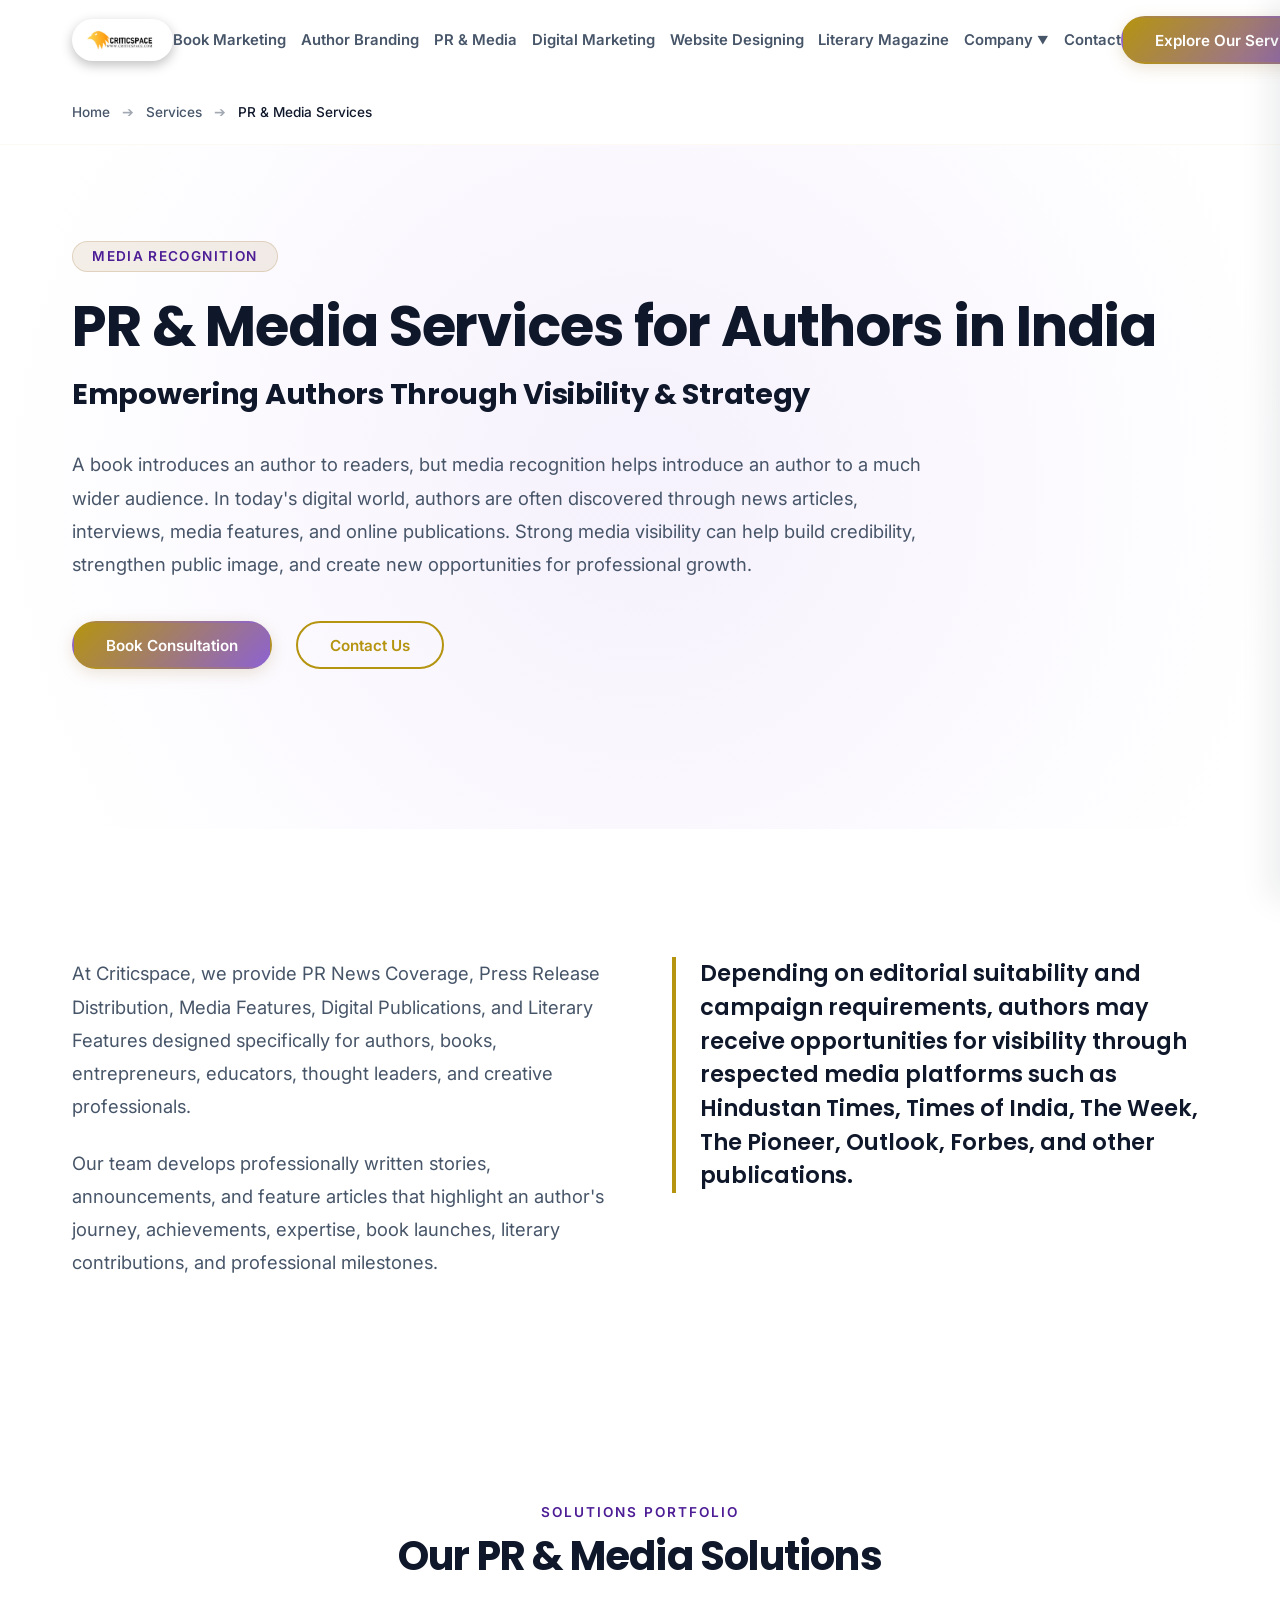
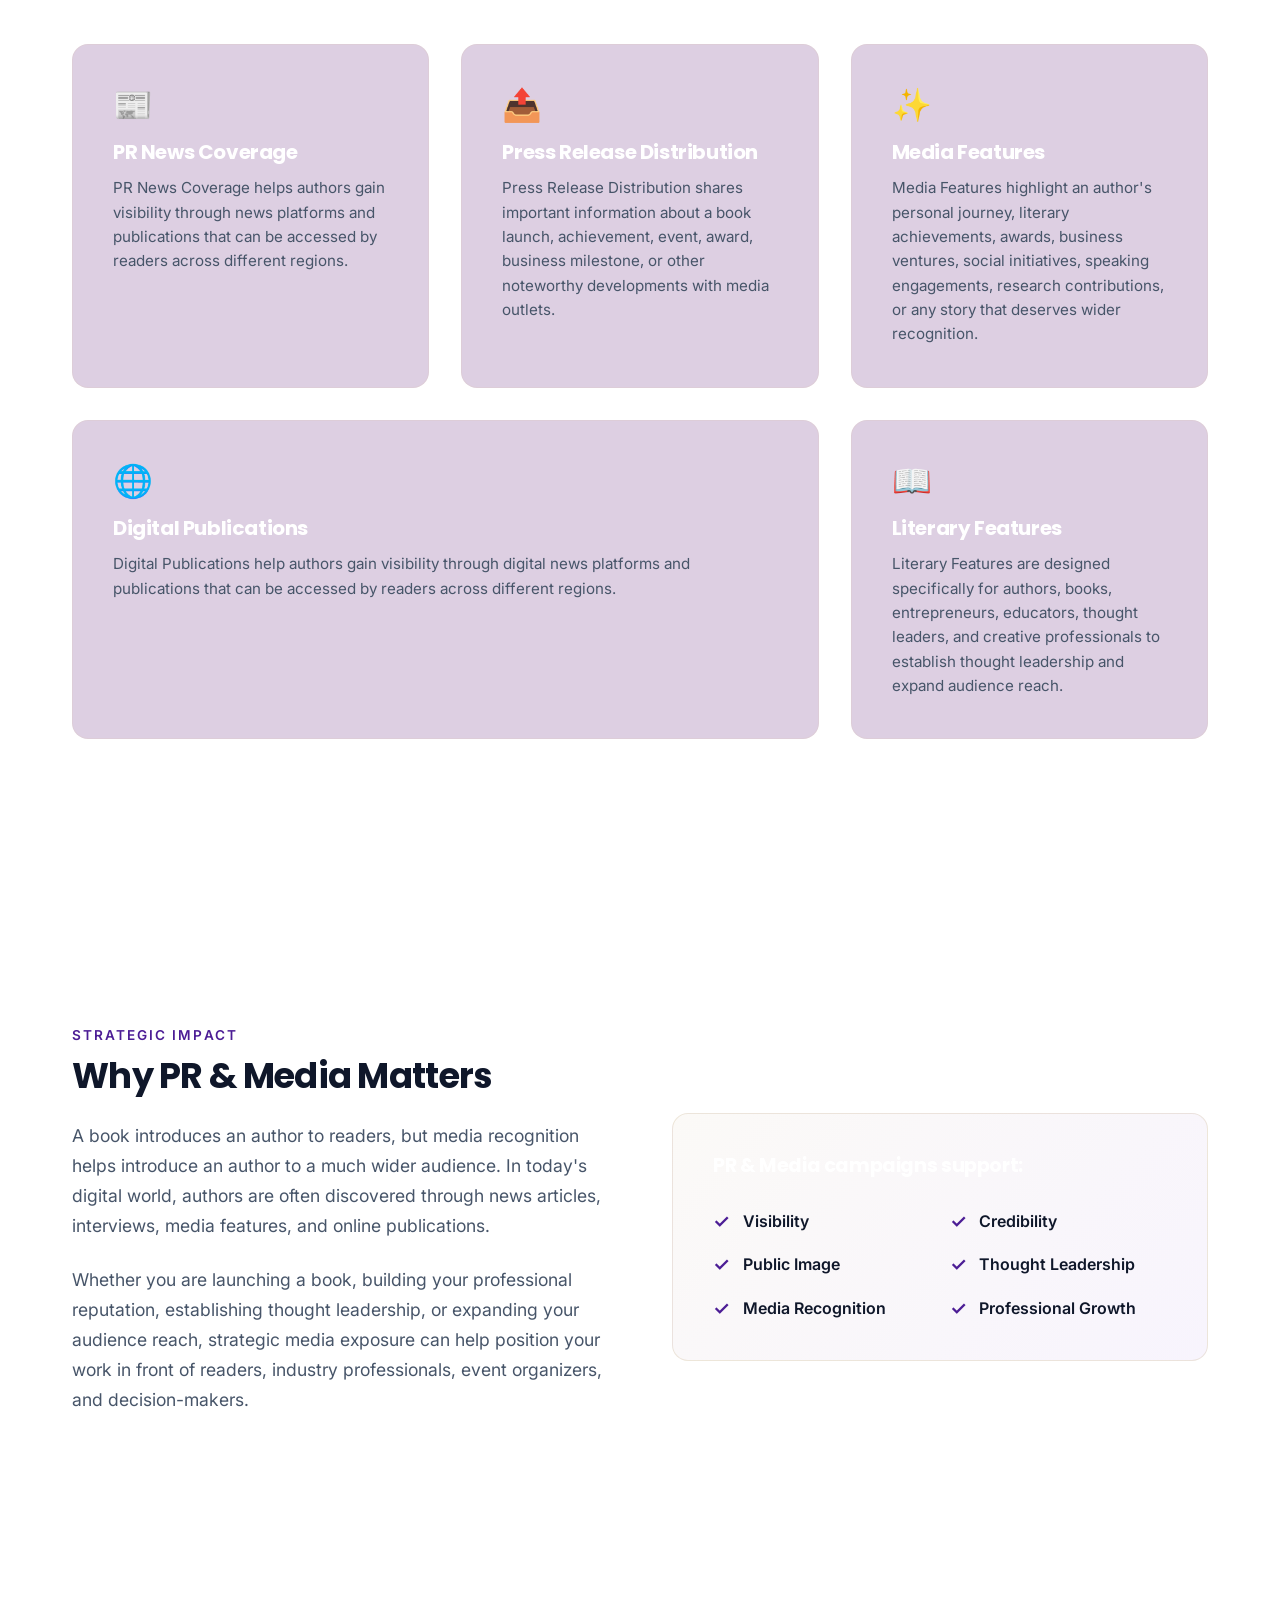
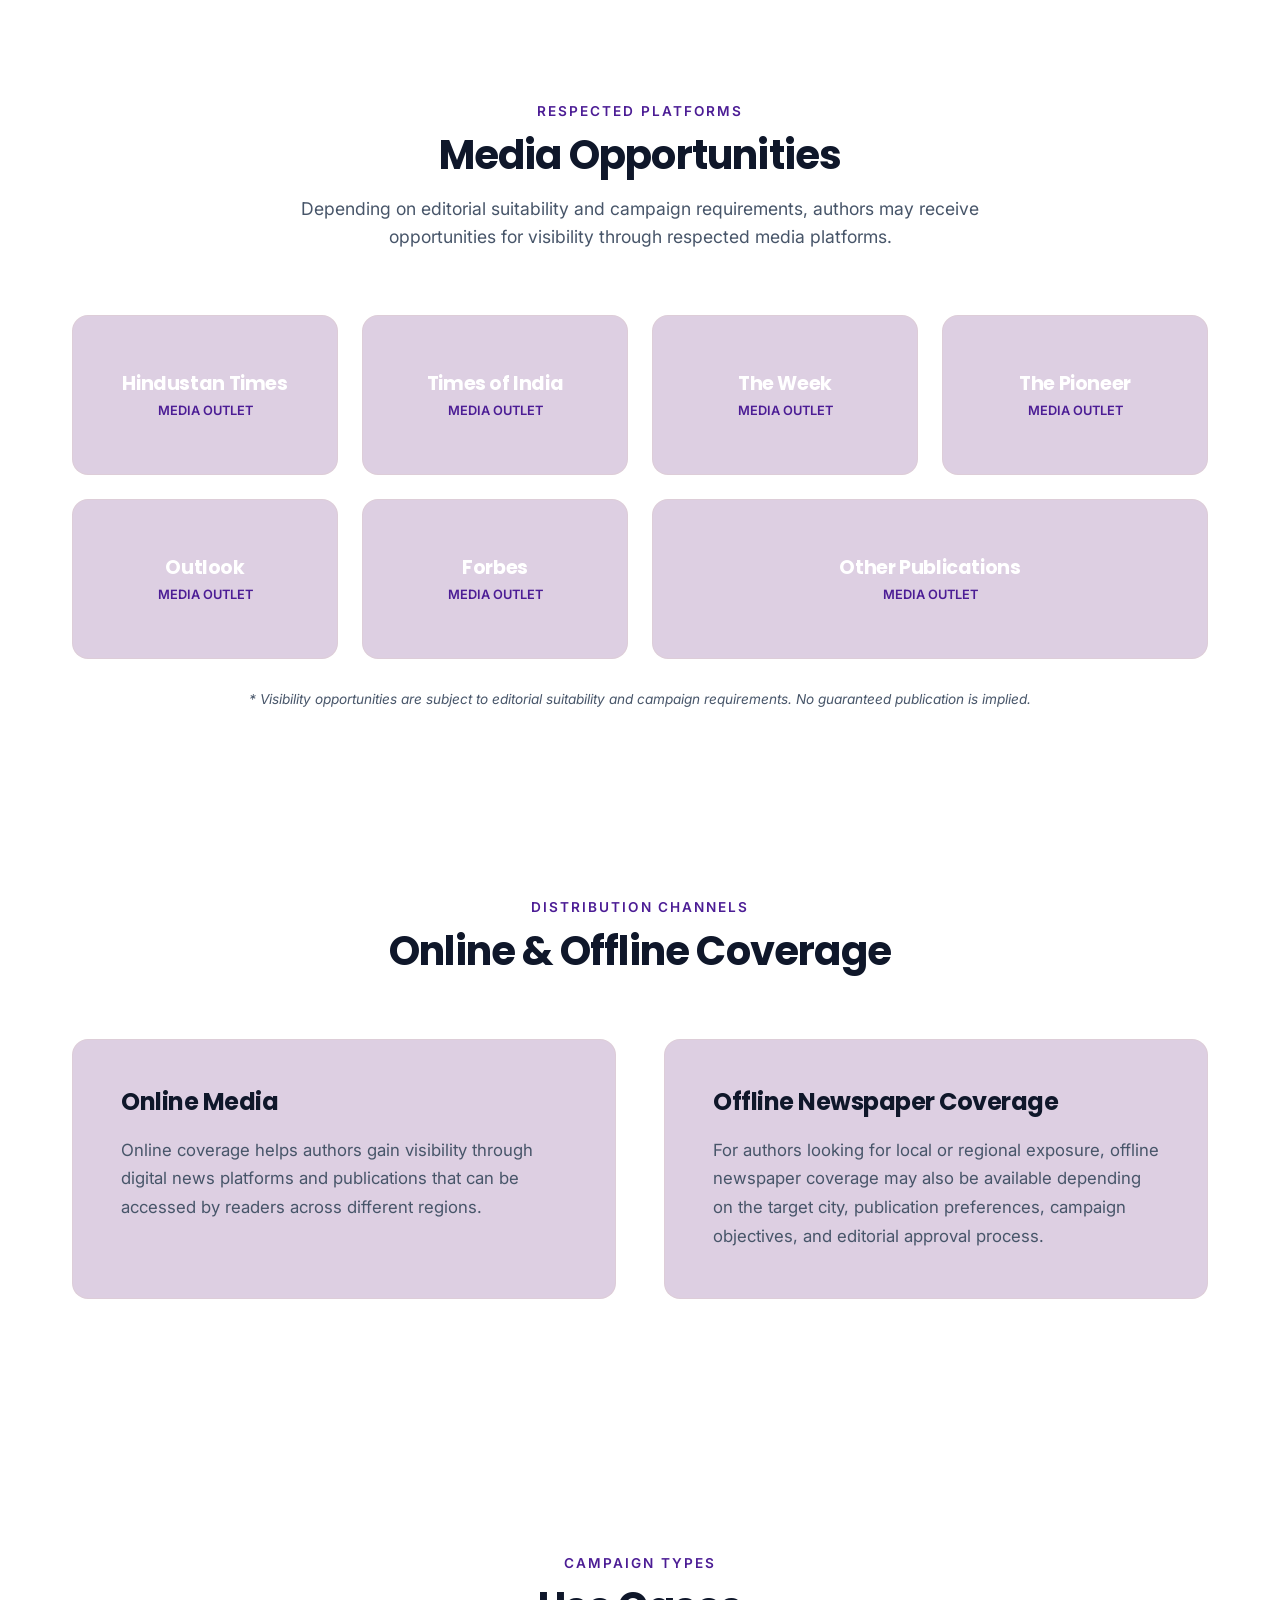
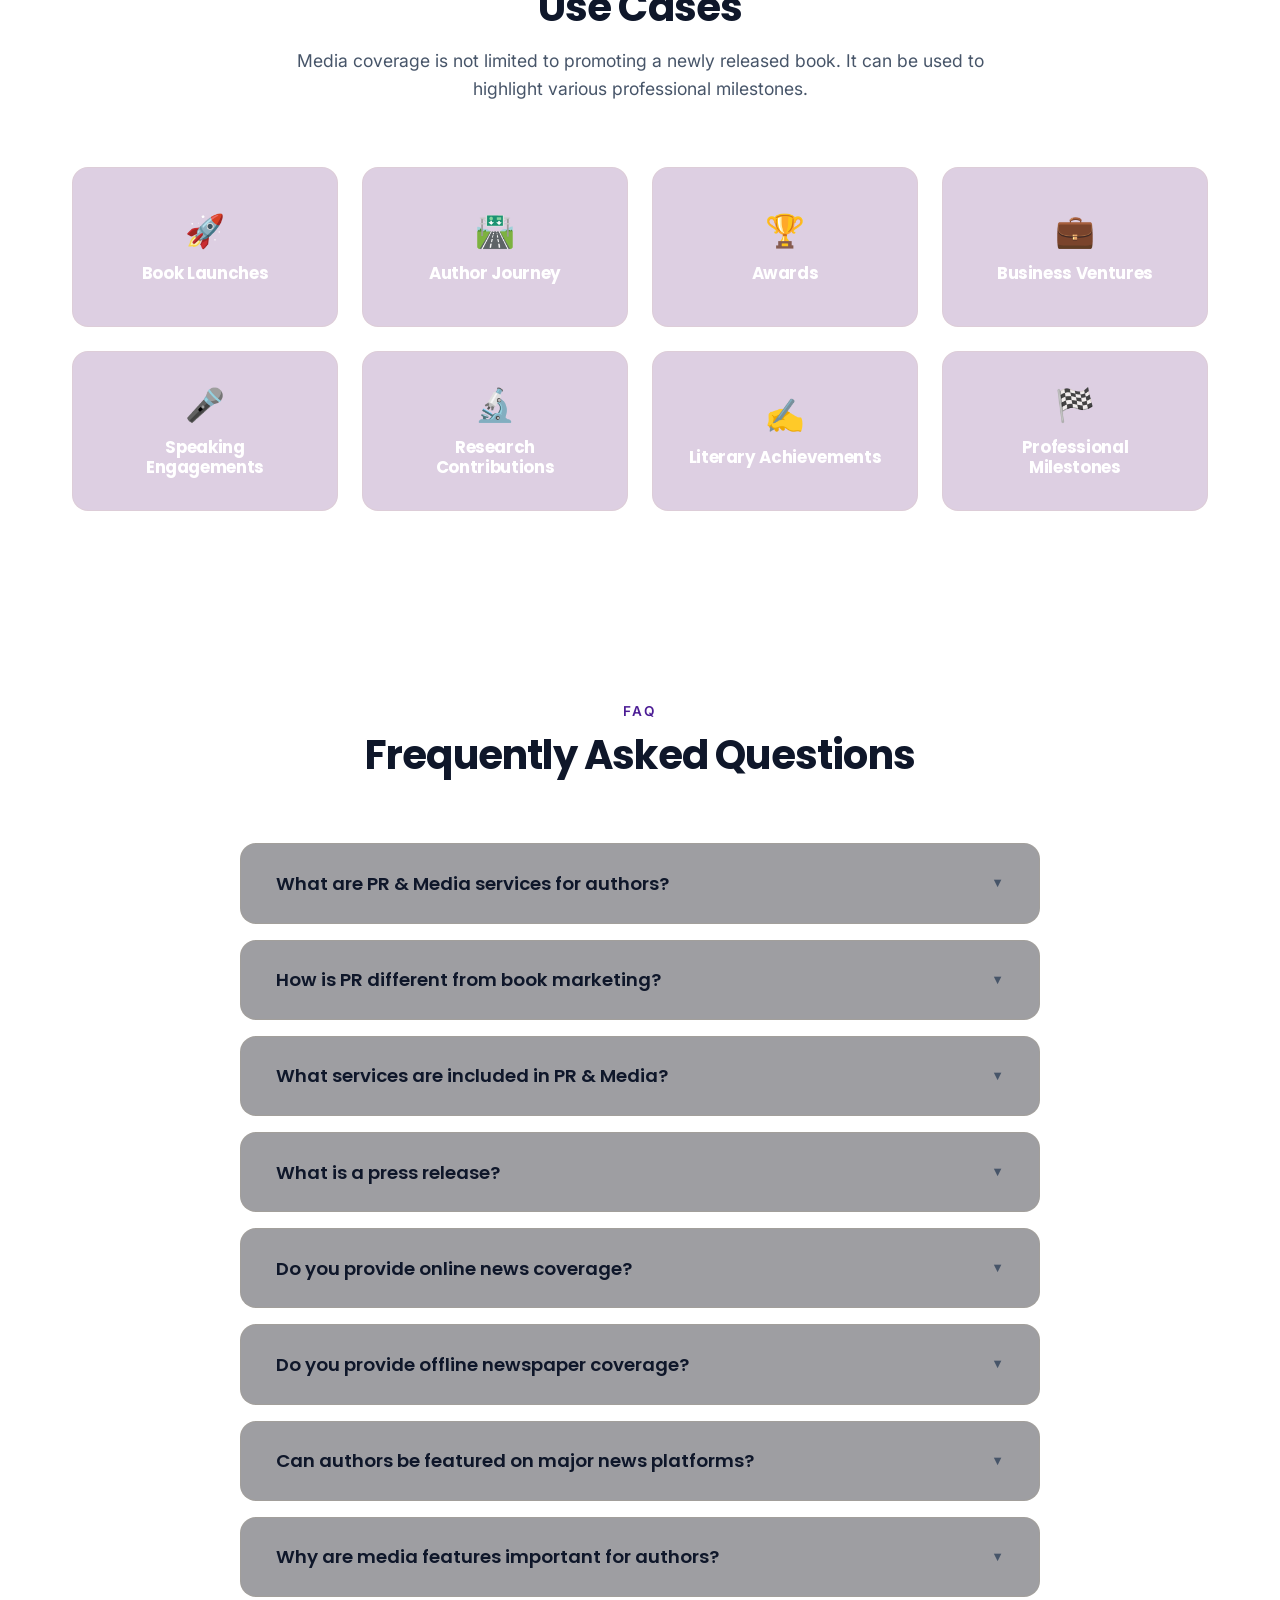
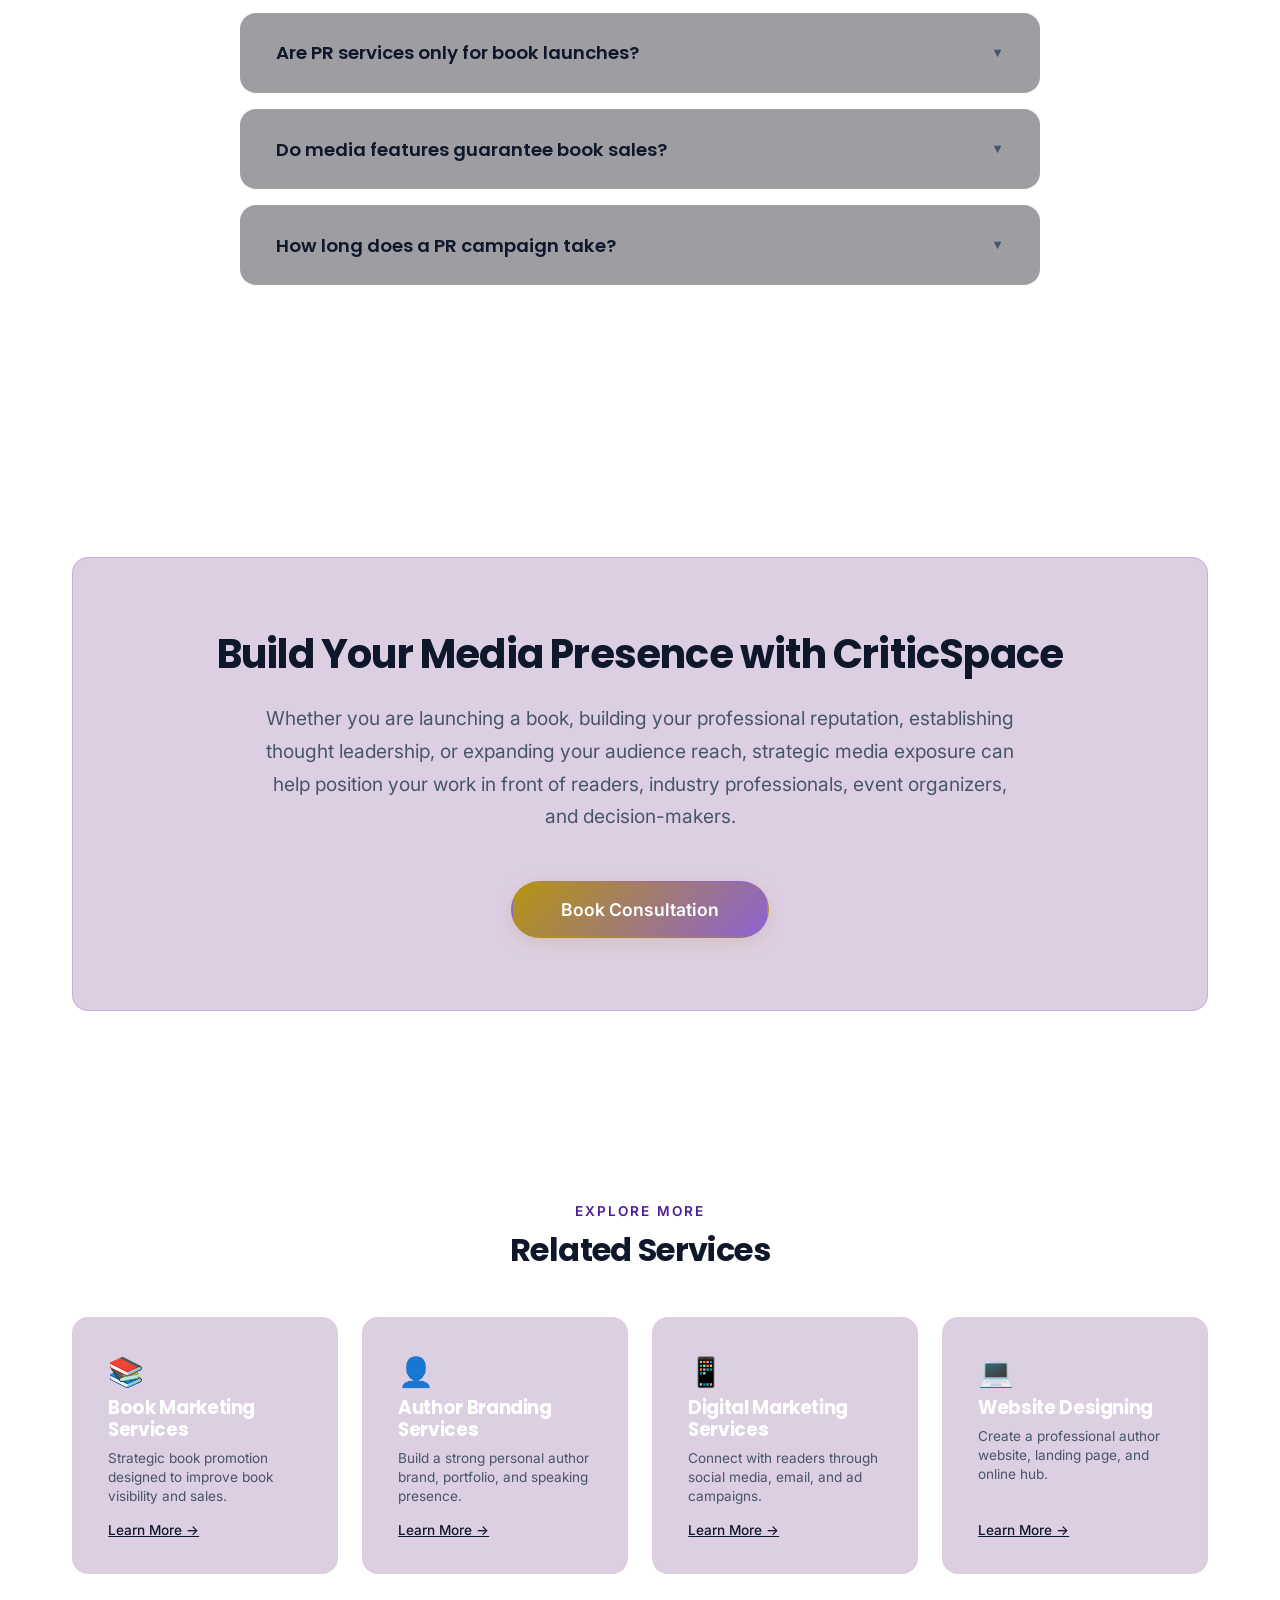
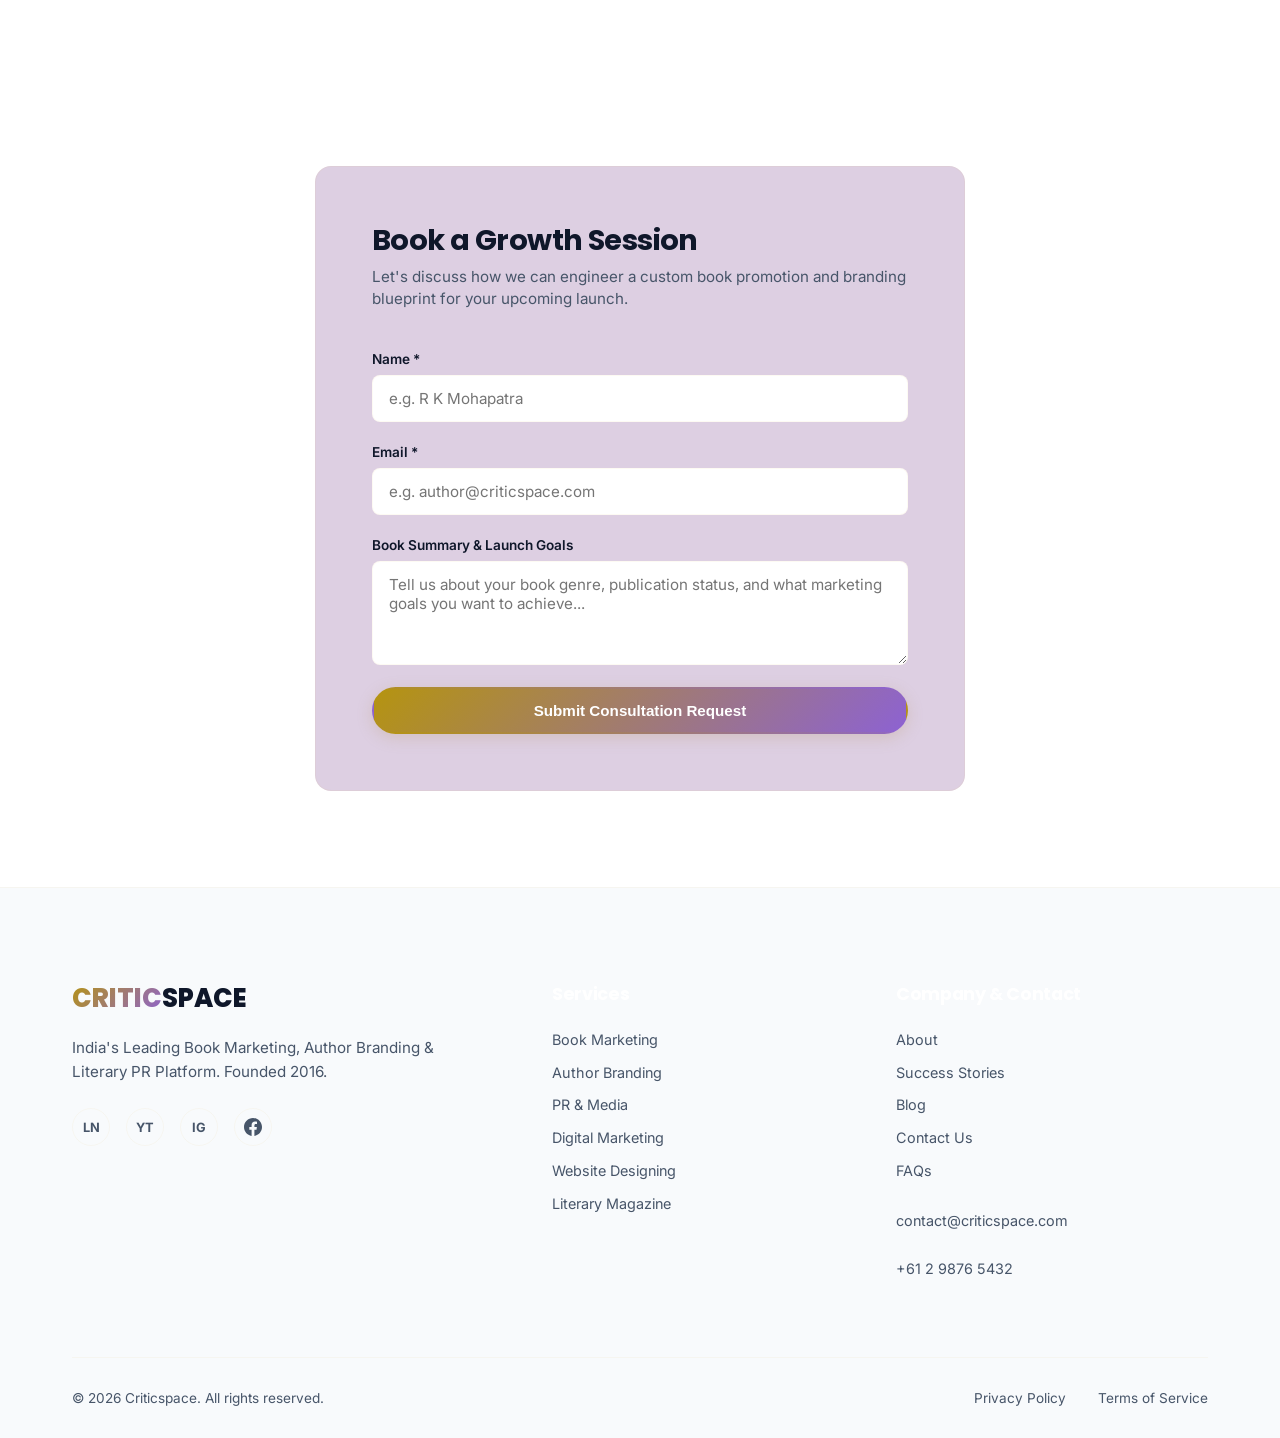
<file: PR&Media.html>
<!DOCTYPE html>
<html lang="en">
<head>
    <meta charset="UTF-8">
    <meta name="viewport" content="width=device-width, initial-scale=1.0">
    <title>PR & Media Services for Authors in India — CRITICSPACE</title>
    <meta name="description" content="Empowering authors through strategic publicity, online & offline news coverage, media features, and press release distribution.">
    <!-- Google Fonts: Inter & Poppins -->
    <link rel="preconnect" href="https://fonts.googleapis.com">
    <link rel="preconnect" href="https://fonts.gstatic.com" crossorigin>
    <link href="https://fonts.googleapis.com/css2?family=Inter:wght@300;400;500;600;700&family=Poppins:wght@400;600;700;800&display=swap" rel="stylesheet">
    
    <!-- Link existing stylesheets -->
    <link rel="stylesheet" href="styles.css?v=1.2">

    <!-- Synchronously set preliminary navbar font scale to prevent layout pop -->
    <script>
        (function() {
            var w = window.innerWidth;
            if (w >= 961 && w < 1350) {
                var scale = Math.max(0.75, Math.min(1.0, 0.78 + ((w - 961) / (1350 - 961)) * 0.22));
                document.documentElement.style.setProperty('--nav-font-scale', scale.toFixed(3));
            }
        })();
    </script>

    <!-- Minimal additional inner page styling -->
    <style>
        .vv-breadcrumb-bar {
            padding: 1.5rem 0;
            border-bottom: 1px solid var(--border-color);
            background: var(--bg-dark);
            margin-top: var(--header-height);
        }
        .vv-breadcrumbs {
            font-size: 0.85rem;
            color: var(--text-muted);
            font-weight: 500;
        }
        .vv-breadcrumbs a {
            color: var(--text-muted);
            transition: var(--transition);
        }
        .vv-breadcrumbs a:hover {
            color: var(--accent);
        }
        .vv-breadcrumbs .separator {
            margin: 0 0.5rem;
            opacity: 0.5;
        }
        .vv-breadcrumbs .current {
            color: var(--text-main);
        }
        .vv-editorial-grid {
            display: grid;
            grid-template-columns: 1fr 1fr;
            gap: 4rem;
            align-items: start;
            margin: 4rem 0;
        }
        .vv-editorial-quote {
            font-family: 'Poppins', sans-serif;
            font-size: 1.4rem;
            font-weight: 600;
            line-height: 1.5;
            color: var(--text-main);
            border-left: 4px solid var(--primary);
            padding-left: 1.5rem;
            margin: 2rem 0;
        }
        .vv-highlight-box {
            background: linear-gradient(135deg, rgba(var(--primary-rgb), 0.05), rgba(var(--secondary-rgb), 0.05));
            border: 1px solid rgba(var(--primary-rgb), 0.2);
            padding: 2.5rem;
            border-radius: var(--border-radius);
            margin-top: 2rem;
        }
        .vv-why-grid {
            display: grid;
            grid-template-columns: 1fr 1fr;
            gap: 4rem;
            align-items: center;
            margin: 6rem 0;
        }
        .vv-checklist {
            list-style: none;
            display: grid;
            grid-template-columns: repeat(2, 1fr);
            gap: 1.2rem;
            margin-top: 2rem;
        }
        .vv-checklist-item {
            display: flex;
            align-items: center;
            gap: 0.8rem;
            font-size: 1rem;
            font-weight: 600;
            color: var(--text-main);
        }
        .vv-checklist-icon {
            color: var(--accent);
            font-size: 1.2rem;
        }
        .vv-related-grid {
            display: grid;
            grid-template-columns: repeat(4, 1fr);
            gap: 1.5rem;
            margin-top: 3rem;
        }
        .vv-media-grid {
            display: grid;
            grid-template-columns: repeat(4, 1fr);
            gap: 1.5rem;
            margin-top: 3rem;
        }
        .vv-media-card {
            padding: 2.5rem;
            text-align: center;
            border-radius: var(--border-radius);
            min-height: 160px;
            display: flex;
            flex-direction: column;
            justify-content: center;
            align-items: center;
        }
        .vv-split-coverage-grid {
            display: grid;
            grid-template-columns: 1fr 1fr;
            gap: 3rem;
            margin: 4rem 0;
        }
        .vv-split-col {
            padding: 3rem;
            border-radius: var(--border-radius);
        }
        @media (max-width: 1024px) {
            .vv-related-grid, .vv-media-grid {
                grid-template-columns: repeat(2, 1fr);
            }
        }
        @media (max-width: 768px) {
            .vv-editorial-grid, .vv-why-grid, .vv-split-coverage-grid {
                grid-template-columns: 1fr;
                gap: 2.5rem;
            }
            .vv-checklist {
                grid-template-columns: 1fr;
            }
            .vv-related-grid, .vv-media-grid {
                grid-template-columns: 1fr;
            }
            .vv-split-col {
                padding: 2rem;
            }
        }
    </style>
</head>
<body>

        <!-- 1. NAVBAR -->
        <header class="vv-navbar" id="navbar">
            <div class="vv-nav-container">
                <!-- NEW: Navbar logo image -->
                <a href="index.html#hero" class="vv-navbar-logo-link">
                    <div class="vv-navbar-logo-wrapper">
                        <img src="assets/Criticspace New Logo.jpg" alt="CriticSpace" class="vv-navbar-logo" onerror="this.parentNode.style.display='none';">
                    </div>
                </a>
            
            <nav class="vv-nav-menu" id="nav-menu">
                <a href="BookMarketing.html">Book Marketing</a>
                <a href="AuthorBrandling.html">Author Branding</a>
                <a href="PR&Media.html">PR & Media</a>
                <a href="Digital Marketing.html">Digital Marketing</a>
                <a href="Autho design.html">Website Designing</a>
                <a href="Literary.html">Literary Magazine</a>
                <div class="vv-dropdown">
                    <a href="#" class="vv-dropdown-trigger" onclick="return false;">Company <span class="chevron">▼</span></a>
                    <div class="vv-dropdown-menu">
                        <a href="index.html#about">About</a>
                        <a href="index.html#faq">FAQs</a>
                        <a href="index.html#blog">Blog</a>
                    </div>
                </div>
                <a href="index.html#contact-section">Contact</a>
            </nav>

            <div class="vv-nav-cta">
                <a href="#contact-section" class="vv-btn vv-btn-primary">Explore Our Services</a>
                <button class="vv-hamburger" id="hamburger-toggle" aria-label="Toggle Menu" aria-expanded="false">
                    <span></span>
                    <span></span>
                    <span></span>
                </button>
            </div>
        </div>
    </header>

    <!-- Mobile Drawer Menu -->
    <div class="vv-mobile-drawer" id="mobile-drawer">
        <nav class="vv-mobile-nav" id="mobile-nav">
            <a href="index.html#hero" class="is-active">Home</a>
            <a href="BookMarketing.html">Book Marketing</a>
            <a href="AuthorBrandling.html">Author Branding</a>
            <a href="PR&Media.html">PR & Media</a>
            <a href="Digital Marketing.html">Digital Marketing</a>
            <a href="Autho design.html">Website Designing</a>
            <a href="Literary.html">Literary Magazine</a>
            <div class="vv-mobile-dropdown">
                <a href="#" class="vv-mobile-dropdown-trigger" onclick="this.parentNode.classList.toggle('is-open'); return false;">Company <span class="chevron">▼</span></a>
                <div class="vv-mobile-dropdown-menu">
                    <a href="index.html#about">About</a>
                    <a href="index.html#faq">FAQs</a>
                    <a href="index.html#blog">Blog</a>
                </div>
            </div>
            <a href="index.html#contact-section">Contact</a>
        </nav>
        <div class="vv-mobile-cta" style="margin-top: 2rem; padding: 0 1rem;">
            <a href="#contact-section" class="vv-btn vv-btn-primary vv-btn-block">Explore Our Services</a>
        </div>
    </div>
    <div class="vv-drawer-overlay" id="drawer-overlay"></div>

    <!-- 2. BREADCRUMBS -->
    <div class="vv-breadcrumb-bar">
        <div class="vv-container">
            <nav class="vv-breadcrumbs" aria-label="Breadcrumb">
                <a href="index.html">Home</a>
                <span class="separator">➔</span>
                <a href="index.html#services">Services</a>
                <span class="separator">➔</span>
                <span class="current" aria-current="page">PR & Media Services</span>
            </nav>
        </div>
    </div>

    <main>
        
        <!-- 3. HERO SECTION -->
        <section class="vv-hero" id="hero" style="min-height: auto; padding: 6rem 0;">
            <div class="vv-hero-video-wrapper">
                <div class="vv-hero-video-overlay" style="background: radial-gradient(circle at center, rgba(var(--secondary-rgb), 0.06) 10%, var(--bg-dark) 90%);"></div>
            </div>
            
            <div class="vv-container vv-hero-content" style="text-align: left; align-items: flex-start; max-width: var(--container-width);">
                <span class="vv-badge-eyebrow" style="margin-bottom: 1.5rem;">Media Recognition</span>
                <h1 class="vv-hero-title" style="font-size: 3.5rem; margin-bottom: 1rem;">
                    PR & Media Services for Authors in India
                </h1>
                <p class="vv-gradient-text" style="font-family: 'Poppins', sans-serif; font-size: 1.8rem; font-weight: 700; margin-bottom: 2rem; letter-spacing: -0.01em;">
                    Empowering Authors Through Visibility & Strategy
                </p>
                <p class="vv-hero-subtitle" style="font-size: 1.15rem; color: var(--text-muted); line-height: 1.8; margin-bottom: 2.5rem; max-width: 850px; text-align: left;">
                    A book introduces an author to readers, but media recognition helps introduce an author to a much wider audience. In today's digital world, authors are often discovered through news articles, interviews, media features, and online publications. Strong media visibility can help build credibility, strengthen public image, and create new opportunities for professional growth.
                </p>
                <div class="vv-hero-actions">
                    <a href="#contact-section" class="vv-btn vv-btn-primary">Book Consultation</a>
                    <a href="#contact-section" class="vv-btn vv-btn-outline">Contact Us</a>
                </div>
            </div>
        </section>

        <!-- 4. EDITORIAL CONTENT SECTION -->
        <section style="padding: 4rem 0;">
            <div class="vv-container">
                <div class="vv-editorial-grid">
                    <div>
                        <p style="font-size: 1.15rem; line-height: 1.8; color: var(--text-muted); margin-bottom: 1.5rem;">
                            At Criticspace, we provide PR News Coverage, Press Release Distribution, Media Features, Digital Publications, and Literary Features designed specifically for authors, books, entrepreneurs, educators, thought leaders, and creative professionals.
                        </p>
                        <p style="font-size: 1.15rem; line-height: 1.8; color: var(--text-muted);">
                            Our team develops professionally written stories, announcements, and feature articles that highlight an author's journey, achievements, expertise, book launches, literary contributions, and professional milestones.
                        </p>
                    </div>
                    <div>
                        <div class="vv-editorial-quote" style="margin-top: 0;">
                            Depending on editorial suitability and campaign requirements, authors may receive opportunities for visibility through respected media platforms such as Hindustan Times, Times of India, The Week, The Pioneer, Outlook, Forbes, and other publications.
                        </div>
                    </div>
                </div>
            </div>
        </section>

        <!-- 5. SERVICES INCLUDED (GLASS CARDS) -->
        <section class="vv-benefits-section vv-bg-alt" id="included-services" style="padding: 6rem 0;">
            <div class="vv-container">
                <div class="vv-section-header">
                    <span class="vv-eyebrow">Solutions Portfolio</span>
                    <h2 class="vv-section-title">Our PR & Media Solutions</h2>
                </div>

                <div class="vv-bento-grid" style="grid-auto-rows: auto; gap: 2rem; grid-template-columns: repeat(3, 1fr);">
                    
                    <div class="vv-bento-card vv-glass-card bento-small vv-reveal" style="min-height: 240px; justify-content: flex-start; padding: 2.5rem;">
                        <span style="font-size: 2rem; margin-bottom: 1rem; display: block;">📰</span>
                        <h3 style="margin-bottom: 0.8rem; font-size: 1.25rem;">PR News Coverage</h3>
                        <p style="font-size: 0.95rem; line-height: 1.6; color: var(--text-muted);">PR News Coverage helps authors gain visibility through news platforms and publications that can be accessed by readers across different regions.</p>
                    </div>

                    <div class="vv-bento-card vv-glass-card bento-small vv-reveal" style="min-height: 240px; justify-content: flex-start; padding: 2.5rem;">
                        <span style="font-size: 2rem; margin-bottom: 1rem; display: block;">📤</span>
                        <h3 style="margin-bottom: 0.8rem; font-size: 1.25rem;">Press Release Distribution</h3>
                        <p style="font-size: 0.95rem; line-height: 1.6; color: var(--text-muted);">Press Release Distribution shares important information about a book launch, achievement, event, award, business milestone, or other noteworthy developments with media outlets.</p>
                    </div>

                    <div class="vv-bento-card vv-glass-card bento-small vv-reveal" style="min-height: 240px; justify-content: flex-start; padding: 2.5rem;">
                        <span style="font-size: 2rem; margin-bottom: 1rem; display: block;">✨</span>
                        <h3 style="margin-bottom: 0.8rem; font-size: 1.25rem;">Media Features</h3>
                        <p style="font-size: 0.95rem; line-height: 1.6; color: var(--text-muted);">Media Features highlight an author's personal journey, literary achievements, awards, business ventures, social initiatives, speaking engagements, research contributions, or any story that deserves wider recognition.</p>
                    </div>

                    <div class="vv-bento-card vv-glass-card bento-medium vv-reveal" style="min-height: 240px; justify-content: flex-start; padding: 2.5rem; grid-column: span 2;">
                        <span style="font-size: 2rem; margin-bottom: 1rem; display: block;">🌐</span>
                        <h3 style="margin-bottom: 0.8rem; font-size: 1.25rem;">Digital Publications</h3>
                        <p style="font-size: 0.95rem; line-height: 1.6; color: var(--text-muted);">Digital Publications help authors gain visibility through digital news platforms and publications that can be accessed by readers across different regions.</p>
                    </div>

                    <div class="vv-bento-card vv-glass-card bento-small vv-reveal" style="min-height: 240px; justify-content: flex-start; padding: 2.5rem; grid-column: span 1;">
                        <span style="font-size: 2rem; margin-bottom: 1rem; display: block;">📖</span>
                        <h3 style="margin-bottom: 0.8rem; font-size: 1.25rem;">Literary Features</h3>
                        <p style="font-size: 0.95rem; line-height: 1.6; color: var(--text-muted);">Literary Features are designed specifically for authors, books, entrepreneurs, educators, thought leaders, and creative professionals to establish thought leadership and expand audience reach.</p>
                    </div>

                </div>
            </div>
        </section>

        <!-- 6. WHY PR & MEDIA MATTERS -->
        <section style="padding: 6rem 0;">
            <div class="vv-container">
                <div class="vv-why-grid">
                    <div>
                        <span class="vv-eyebrow">Strategic Impact</span>
                        <h2 class="vv-section-title" style="text-align: left; font-size: 2.2rem; margin-bottom: 1.5rem;">Why PR & Media Matters</h2>
                        <p style="font-size: 1.1rem; line-height: 1.7; color: var(--text-muted); margin-bottom: 1.5rem;">
                            A book introduces an author to readers, but media recognition helps introduce an author to a much wider audience. In today's digital world, authors are often discovered through news articles, interviews, media features, and online publications.
                        </p>
                        <p style="font-size: 1.1rem; line-height: 1.7; color: var(--text-muted);">
                            Whether you are launching a book, building your professional reputation, establishing thought leadership, or expanding your audience reach, strategic media exposure can help position your work in front of readers, industry professionals, event organizers, and decision-makers.
                        </p>
                    </div>
                    <div>
                        <div class="vv-highlight-box">
                            <h4 style="font-family: 'Poppins', sans-serif; font-size: 1.2rem; color: #fff; margin-bottom: 1rem;">PR & Media campaigns support:</h4>
                            <ul class="vv-checklist">
                                <li class="vv-checklist-item">
                                    <span class="vv-checklist-icon">✓</span> Visibility
                                </li>
                                <li class="vv-checklist-item">
                                    <span class="vv-checklist-icon">✓</span> Credibility
                                </li>
                                <li class="vv-checklist-item">
                                    <span class="vv-checklist-icon">✓</span> Public Image
                                </li>
                                <li class="vv-checklist-item">
                                    <span class="vv-checklist-icon">✓</span> Thought Leadership
                                </li>
                                <li class="vv-checklist-item">
                                    <span class="vv-checklist-icon">✓</span> Media Recognition
                                </li>
                                <li class="vv-checklist-item">
                                    <span class="vv-checklist-icon">✓</span> Professional Growth
                                </li>
                            </ul>
                        </div>
                    </div>
                </div>
            </div>
        </section>

        <!-- 7. MEDIA OPPORTUNITIES -->
        <section class="vv-faq-section vv-bg-alt" style="padding: 6rem 0;">
            <div class="vv-container">
                <div class="vv-section-header">
                    <span class="vv-eyebrow">Respected Platforms</span>
                    <h2 class="vv-section-title">Media Opportunities</h2>
                    <p class="vv-section-desc">Depending on editorial suitability and campaign requirements, authors may receive opportunities for visibility through respected media platforms.</p>
                </div>

                <div class="vv-media-grid">
                    <div class="vv-media-card vv-glass-card vv-reveal">
                        <h4 style="color: #fff; font-size: 1.2rem; font-weight: 700; margin-bottom: 0.5rem;">Hindustan Times</h4>
                        <span style="font-size: 0.8rem; color: var(--accent); text-transform: uppercase; font-weight: 600;">Media Outlet</span>
                    </div>
                    <div class="vv-media-card vv-glass-card vv-reveal">
                        <h4 style="color: #fff; font-size: 1.2rem; font-weight: 700; margin-bottom: 0.5rem;">Times of India</h4>
                        <span style="font-size: 0.8rem; color: var(--accent); text-transform: uppercase; font-weight: 600;">Media Outlet</span>
                    </div>
                    <div class="vv-media-card vv-glass-card vv-reveal">
                        <h4 style="color: #fff; font-size: 1.2rem; font-weight: 700; margin-bottom: 0.5rem;">The Week</h4>
                        <span style="font-size: 0.8rem; color: var(--accent); text-transform: uppercase; font-weight: 600;">Media Outlet</span>
                    </div>
                    <div class="vv-media-card vv-glass-card vv-reveal">
                        <h4 style="color: #fff; font-size: 1.2rem; font-weight: 700; margin-bottom: 0.5rem;">The Pioneer</h4>
                        <span style="font-size: 0.8rem; color: var(--accent); text-transform: uppercase; font-weight: 600;">Media Outlet</span>
                    </div>
                    <div class="vv-media-card vv-glass-card vv-reveal">
                        <h4 style="color: #fff; font-size: 1.2rem; font-weight: 700; margin-bottom: 0.5rem;">Outlook</h4>
                        <span style="font-size: 0.8rem; color: var(--accent); text-transform: uppercase; font-weight: 600;">Media Outlet</span>
                    </div>
                    <div class="vv-media-card vv-glass-card vv-reveal">
                        <h4 style="color: #fff; font-size: 1.2rem; font-weight: 700; margin-bottom: 0.5rem;">Forbes</h4>
                        <span style="font-size: 0.8rem; color: var(--accent); text-transform: uppercase; font-weight: 600;">Media Outlet</span>
                    </div>
                    <div class="vv-media-card vv-glass-card vv-reveal" style="grid-column: span 2;">
                        <h4 style="color: #fff; font-size: 1.2rem; font-weight: 700; margin-bottom: 0.5rem;">Other Publications</h4>
                        <span style="font-size: 0.8rem; color: var(--accent); text-transform: uppercase; font-weight: 600;">Media Outlet</span>
                    </div>
                </div>

                <p style="text-align: center; color: var(--text-muted); font-size: 0.85rem; margin-top: 2rem; font-style: italic;">
                    * Visibility opportunities are subject to editorial suitability and campaign requirements. No guaranteed publication is implied.
                </p>
            </div>
        </section>

        <!-- 8. ONLINE & OFFLINE COVERAGE -->
        <section style="padding: 6rem 0;">
            <div class="vv-container">
                <div class="vv-section-header" style="margin-bottom: 2rem;">
                    <span class="vv-eyebrow">Distribution Channels</span>
                    <h2 class="vv-section-title">Online & Offline Coverage</h2>
                </div>

                <div class="vv-split-coverage-grid">
                    <div class="vv-split-col vv-glass-card">
                        <h3 class="vv-gradient-text" style="font-size: 1.5rem; margin-bottom: 1.2rem;">Online Media</h3>
                        <p style="font-size: 1.05rem; line-height: 1.7; color: var(--text-muted);">
                            Online coverage helps authors gain visibility through digital news platforms and publications that can be accessed by readers across different regions.
                        </p>
                    </div>
                    <div class="vv-split-col vv-glass-card">
                        <h3 class="vv-gradient-text" style="font-size: 1.5rem; margin-bottom: 1.2rem;">Offline Newspaper Coverage</h3>
                        <p style="font-size: 1.05rem; line-height: 1.7; color: var(--text-muted);">
                            For authors looking for local or regional exposure, offline newspaper coverage may also be available depending on the target city, publication preferences, campaign objectives, and editorial approval process.
                        </p>
                    </div>
                </div>
            </div>
        </section>

        <!-- 9. USE CASES -->
        <section class="vv-bg-alt" style="padding: 6rem 0;">
            <div class="vv-container">
                <div class="vv-section-header">
                    <span class="vv-eyebrow">Campaign Types</span>
                    <h2 class="vv-section-title">Use Cases</h2>
                    <p class="vv-section-desc">Media coverage is not limited to promoting a newly released book. It can be used to highlight various professional milestones.</p>
                </div>

                <div class="vv-bento-grid" style="grid-template-columns: repeat(4, 1fr); grid-auto-rows: auto; gap: 1.5rem; margin-top: 3rem;">
                    
                    <div class="vv-bento-card vv-glass-card vv-reveal" style="padding: 2rem; justify-content: center; text-align: center; min-height: 160px;">
                        <span style="font-size: 2rem; display: block; margin-bottom: 0.8rem;">🚀</span>
                        <h4 style="color: #fff; font-size: 1.05rem; font-weight: 700;">Book Launches</h4>
                    </div>

                    <div class="vv-bento-card vv-glass-card vv-reveal" style="padding: 2rem; justify-content: center; text-align: center; min-height: 160px;">
                        <span style="font-size: 2rem; display: block; margin-bottom: 0.8rem;">🛣️</span>
                        <h4 style="color: #fff; font-size: 1.05rem; font-weight: 700;">Author Journey</h4>
                    </div>

                    <div class="vv-bento-card vv-glass-card vv-reveal" style="padding: 2rem; justify-content: center; text-align: center; min-height: 160px;">
                        <span style="font-size: 2rem; display: block; margin-bottom: 0.8rem;">🏆</span>
                        <h4 style="color: #fff; font-size: 1.05rem; font-weight: 700;">Awards</h4>
                    </div>

                    <div class="vv-bento-card vv-glass-card vv-reveal" style="padding: 2rem; justify-content: center; text-align: center; min-height: 160px;">
                        <span style="font-size: 2rem; display: block; margin-bottom: 0.8rem;">💼</span>
                        <h4 style="color: #fff; font-size: 1.05rem; font-weight: 700;">Business Ventures</h4>
                    </div>

                    <div class="vv-bento-card vv-glass-card vv-reveal" style="padding: 2rem; justify-content: center; text-align: center; min-height: 160px;">
                        <span style="font-size: 2rem; display: block; margin-bottom: 0.8rem;">🎤</span>
                        <h4 style="color: #fff; font-size: 1.05rem; font-weight: 700;">Speaking Engagements</h4>
                    </div>

                    <div class="vv-bento-card vv-glass-card vv-reveal" style="padding: 2rem; justify-content: center; text-align: center; min-height: 160px;">
                        <span style="font-size: 2rem; display: block; margin-bottom: 0.8rem;">🔬</span>
                        <h4 style="color: #fff; font-size: 1.05rem; font-weight: 700;">Research Contributions</h4>
                    </div>

                    <div class="vv-bento-card vv-glass-card vv-reveal" style="padding: 2rem; justify-content: center; text-align: center; min-height: 160px;">
                        <span style="font-size: 2rem; display: block; margin-bottom: 0.8rem;">✍️</span>
                        <h4 style="color: #fff; font-size: 1.05rem; font-weight: 700;">Literary Achievements</h4>
                    </div>

                    <div class="vv-bento-card vv-glass-card vv-reveal" style="padding: 2rem; justify-content: center; text-align: center; min-height: 160px;">
                        <span style="font-size: 2rem; display: block; margin-bottom: 0.8rem;">🏁</span>
                        <h4 style="color: #fff; font-size: 1.05rem; font-weight: 700;">Professional Milestones</h4>
                    </div>

                </div>
            </div>
        </section>

        <!-- 10. FAQ SECTION -->
        <section class="vv-faq-section" id="faq" style="padding: 6rem 0;">
            <div class="vv-container">
                <div class="vv-section-header">
                    <span class="vv-eyebrow">FAQ</span>
                    <h2 class="vv-section-title">Frequently Asked Questions</h2>
                </div>

                <div class="vv-accordion-group" id="faq-accordion-container">
                    
                    <div class="vv-accordion-item vv-reveal">
                        <button class="vv-accordion-trigger" aria-expanded="false">
                            <span>What are PR & Media services for authors?</span>
                            <span class="chevron">▼</span>
                        </button>
                        <div class="vv-accordion-panel">
                            <p>PR and Media services help authors gain visibility through news coverage, interviews, press releases, feature stories, and digital publications that strengthen public recognition and credibility.</p>
                        </div>
                    </div>

                    <div class="vv-accordion-item vv-reveal">
                        <button class="vv-accordion-trigger" aria-expanded="false">
                            <span>How is PR different from book marketing?</span>
                            <span class="chevron">▼</span>
                        </button>
                        <div class="vv-accordion-panel">
                            <p>Book marketing focuses on promoting a book to potential readers, while PR focuses on building an author's reputation, media presence, and public visibility through trusted publications and news platforms.</p>
                        </div>
                    </div>

                    <div class="vv-accordion-item vv-reveal">
                        <button class="vv-accordion-trigger" aria-expanded="false">
                            <span>What services are included in PR & Media?</span>
                            <span class="chevron">▼</span>
                        </button>
                        <div class="vv-accordion-panel">
                            <p>Our services include PR News Coverage, Press Release Distribution, Media Features, Digital Publications, and Literary Features tailored to an author's goals and achievements.</p>
                        </div>
                    </div>

                    <div class="vv-accordion-item vv-reveal">
                        <button class="vv-accordion-trigger" aria-expanded="false">
                            <span>What is a press release?</span>
                            <span class="chevron">▼</span>
                        </button>
                        <div class="vv-accordion-panel">
                            <p>A press release is a professionally written announcement that shares important information about a book launch, achievement, event, award, business milestone, or other noteworthy developments with media outlets.</p>
                        </div>
                    </div>

                    <div class="vv-accordion-item vv-reveal">
                        <button class="vv-accordion-trigger" aria-expanded="false">
                            <span>Do you provide online news coverage?</span>
                            <span class="chevron">▼</span>
                        </button>
                        <div class="vv-accordion-panel">
                            <p>Yes. We offer opportunities for visibility through various digital media platforms, online publications, and news websites, depending on campaign objectives and editorial suitability.</p>
                        </div>
                    </div>

                    <div class="vv-accordion-item vv-reveal">
                        <button class="vv-accordion-trigger" aria-expanded="false">
                            <span>Do you provide offline newspaper coverage?</span>
                            <span class="chevron">▼</span>
                        </button>
                        <div class="vv-accordion-panel">
                            <p>Yes. Offline newspaper opportunities may also be available depending on the target city, publication requirements, campaign goals, and editorial approval process.</p>
                        </div>
                    </div>

                    <div class="vv-accordion-item vv-reveal">
                        <button class="vv-accordion-trigger" aria-expanded="false">
                            <span>Can authors be featured on major news platforms?</span>
                            <span class="chevron">▼</span>
                        </button>
                        <div class="vv-accordion-panel">
                            <p>Depending on editorial suitability and campaign requirements, authors may receive opportunities for visibility through respected media platforms and publications.</p>
                        </div>
                    </div>

                    <div class="vv-accordion-item vv-reveal">
                        <button class="vv-accordion-trigger" aria-expanded="false">
                            <span>Why are media features important for authors?</span>
                            <span class="chevron">▼</span>
                        </button>
                        <div class="vv-accordion-panel">
                            <p>Media features help increase credibility, strengthen professional reputation, improve public visibility, and create opportunities for wider audience engagement.</p>
                        </div>
                    </div>

                    <div class="vv-accordion-item vv-reveal">
                        <button class="vv-accordion-trigger" aria-expanded="false">
                            <span>Are PR services only for book launches?</span>
                            <span class="chevron">▼</span>
                        </button>
                        <div class="vv-accordion-panel">
                            <p>No. PR services can also support author branding, professional achievements, awards, speaking engagements, business milestones, literary contributions, and other significant accomplishments.</p>
                        </div>
                    </div>

                    <div class="vv-accordion-item vv-reveal">
                        <button class="vv-accordion-trigger" aria-expanded="false">
                            <span>Do media features guarantee book sales?</span>
                            <span class="chevron">▼</span>
                        </button>
                        <div class="vv-accordion-panel">
                            <p>Media exposure helps increase awareness and credibility, but book sales depend on multiple factors including audience interest, marketing strategy, distribution, pricing, and content quality.</p>
                        </div>
                    </div>

                    <div class="vv-accordion-item vv-reveal">
                        <button class="vv-accordion-trigger" aria-expanded="false">
                            <span>How long does a PR campaign take?</span>
                            <span class="chevron">▼</span>
                        </button>
                        <div class="vv-accordion-panel">
                            <p>Campaign timelines vary depending on publication schedules, editorial review processes, campaign scope, and media opportunities available.</p>
                        </div>
                    </div>

                </div>
            </div>
        </section>

        <!-- 11. FINAL CTA -->
        <section class="vv-pricing-section vv-bg-alt" style="padding: 6rem 0;">
            <div class="vv-container">
                <div class="vv-cta-banner vv-glass-card" style="margin-top: 0; padding: 4.5rem; text-align: center; border-color: rgba(var(--secondary-rgb), 0.2);">
                    <h3 class="vv-banner-title" style="font-size: 2.5rem; margin-bottom: 1.5rem;">Build Your Media Presence with CriticSpace</h3>
                    <p class="vv-banner-desc" style="font-size: 1.2rem; line-height: 1.7; max-width: 750px; margin: 0 auto 3rem auto; color: var(--text-muted);">
                        Whether you are launching a book, building your professional reputation, establishing thought leadership, or expanding your audience reach, strategic media exposure can help position your work in front of readers, industry professionals, event organizers, and decision-makers.
                    </p>
                    <a href="#contact-section" class="vv-btn vv-btn-primary" style="padding: 1rem 3rem; font-size: 1.1rem;">Book Consultation</a>
                </div>
            </div>
        </section>

        <!-- 12. RELATED SERVICES -->
        <section style="padding: 6rem 0;">
            <div class="vv-container">
                <div class="vv-section-header" style="margin-bottom: 2rem;">
                    <span class="vv-eyebrow">Explore More</span>
                    <h2 class="vv-section-title" style="font-size: 2rem;">Related Services</h2>
                </div>

                <div class="vv-related-grid">
                    
                    <div class="vv-bento-card vv-glass-card vv-reveal" style="padding: 2.2rem; min-height: 220px; justify-content: space-between;">
                        <div>
                            <span style="font-size: 1.8rem; display: block; margin-bottom: 0.5rem;">📚</span>
                            <h3 style="font-size: 1.15rem; color: #fff; margin-bottom: 0.5rem;">Book Marketing Services</h3>
                            <p style="font-size: 0.85rem; color: var(--text-muted); line-height: 1.4;">Strategic book promotion designed to improve book visibility and sales.</p>
                        </div>
                        <a href="BookMarketing.html" class="vv-press-link" style="font-size: 0.85rem; margin-top: 1rem; display: inline-block;">Learn More →</a>
                    </div>

                    <div class="vv-bento-card vv-glass-card vv-reveal" style="padding: 2.2rem; min-height: 220px; justify-content: space-between;">
                        <div>
                            <span style="font-size: 1.8rem; display: block; margin-bottom: 0.5rem;">👤</span>
                            <h3 style="font-size: 1.15rem; color: #fff; margin-bottom: 0.5rem;">Author Branding Services</h3>
                            <p style="font-size: 0.85rem; color: var(--text-muted); line-height: 1.4;">Build a strong personal author brand, portfolio, and speaking presence.</p>
                        </div>
                        <a href="author-branding.html" class="vv-press-link" style="font-size: 0.85rem; margin-top: 1rem; display: inline-block;">Learn More →</a>
                    </div>

                    <div class="vv-bento-card vv-glass-card vv-reveal" style="padding: 2.2rem; min-height: 220px; justify-content: space-between;">
                        <div>
                            <span style="font-size: 1.8rem; display: block; margin-bottom: 0.5rem;">📱</span>
                            <h3 style="font-size: 1.15rem; color: #fff; margin-bottom: 0.5rem;">Digital Marketing Services</h3>
                            <p style="font-size: 0.85rem; color: var(--text-muted); line-height: 1.4;">Connect with readers through social media, email, and ad campaigns.</p>
                        </div>
                        <a href="digital-marketing.html" class="vv-press-link" style="font-size: 0.85rem; margin-top: 1rem; display: inline-block;">Learn More →</a>
                    </div>

                    <div class="vv-bento-card vv-glass-card vv-reveal" style="padding: 2.2rem; min-height: 220px; justify-content: space-between;">
                        <div>
                            <span style="font-size: 1.8rem; display: block; margin-bottom: 0.5rem;">💻</span>
                            <h3 style="font-size: 1.15rem; color: #fff; margin-bottom: 0.5rem;">Website Designing</h3>
                            <p style="font-size: 0.85rem; color: var(--text-muted); line-height: 1.4;">Create a professional author website, landing page, and online hub.</p>
                        </div>
                        <a href="website-designing.html" class="vv-press-link" style="font-size: 0.85rem; margin-top: 1rem; display: inline-block;">Learn More →</a>
                    </div>

                </div>
            </div>
        </section>

        <!-- 10. CONTACT / LEAD FORM -->
        <section class="vv-contact-section vv-bg-alt" id="contact-section" style="padding: 6rem 0;">
            <div class="vv-container">
                <div class="vv-contact-grid" style="grid-template-columns: 1fr; max-width: 650px; margin: 0 auto;">
                    <div class="vv-contact-card vv-glass-card">
                        <h3 class="vv-card-title">Book a Growth Session</h3>
                        <p class="vv-card-sub">Let's discuss how we can engineer a custom book promotion and branding blueprint for your upcoming launch.</p>
                        <form class="vv-form" id="lead-form">
                            <div class="vv-form-group">
                                <label for="form-name">Name *</label>
                                <input type="text" id="form-name" required placeholder="e.g. R K Mohapatra">
                            </div>
                            <div class="vv-form-group">
                                <label for="form-email">Email *</label>
                                <input type="email" id="form-email" required placeholder="e.g. author@criticspace.com">
                            </div>
                            <div class="vv-form-group">
                                <label for="form-msg">Book Summary & Launch Goals</label>
                                <textarea id="form-msg" rows="4" placeholder="Tell us about your book genre, publication status, and what marketing goals you want to achieve..."></textarea>
                            </div>
                            <button type="submit" class="vv-btn vv-btn-primary vv-btn-block">Submit Consultation Request</button>
                        </form>
                    </div>
                </div>
            </div>
        </section>

    </main>

    <!-- 13. FOOTER -->
    <footer class="vv-footer">
        <div class="vv-container">
            <div class="vv-footer-main" style="grid-template-columns: 400px 1fr;">
                <div class="vv-footer-brand">
                    <a href="index.html#hero" class="vv-logo" style="line-height: 1.1;">
                        <span class="vv-logo-gradient">CRITIC</span>SPACE
                    </a>
                    <p class="vv-footer-tagline">
                        India's Leading Book Marketing, Author Branding & Literary PR Platform. Founded 2016.
                    </p>
                    <div class="vv-social-icons">
                        <a href="https://linkedin.com" target="_blank" rel="noopener noreferrer" aria-label="LinkedIn">LN</a>
                        <a href="https://youtube.com" target="_blank" rel="noopener noreferrer" aria-label="YouTube">YT</a>
                        <a href="https://instagram.com" target="_blank" rel="noopener noreferrer" aria-label="Instagram">IG</a>
                        <a href="https://facebook.com/criticspace" target="_blank" rel="noopener noreferrer" aria-label="Facebook">
                            <svg xmlns="http://www.w3.org/2000/svg" viewBox="0 0 24 24" width="18" height="18" fill="currentColor"><path d="M24 12.073c0-6.627-5.373-12-12-12s-12 5.373-12 12c0 5.99 4.388 10.954 10.125 11.854v-8.385H7.078v-3.47h3.047V9.43c0-3.007 1.792-4.669 4.533-4.669 1.312 0 2.686.235 2.686.235v2.953H15.83c-1.491 0-1.956.925-1.956 1.874v2.25h3.328l-.532 3.47h-2.796v8.385C19.612 23.027 24 18.062 24 12.073z"/></svg>
                        </a>
                    </div>
                </div>

                <!-- Links Grid -->
                <div class="vv-footer-links-grid" style="grid-template-columns: repeat(2, 1fr);">
                    <div class="vv-footer-col">
                        <h4>Services</h4>
                        <ul>
                            <li><a href="index.html#services">Book Marketing</a></li>
                            <li><a href="index.html#services">Author Branding</a></li>
                            <li><a href="index.html#services">PR & Media</a></li>
                            <li><a href="index.html#services">Digital Marketing</a></li>
                            <li><a href="index.html#services">Website Designing</a></li>
                            <li><a href="index.html#services">Literary Magazine</a></li>
                        </ul>
                    </div>
                    <div class="vv-footer-col">
                        <h4>Company & Contact</h4>
                        <ul>
                            <li><a href="index.html#about">About</a></li>
                            <li><a href="index.html#success-stories">Success Stories</a></li>
                            <li><a href="index.html#blog">Blog</a></li>
                            <li><a href="index.html#contact-section">Contact Us</a></li>
                            <li><a href="index.html#faq">FAQs</a></li>
                            <li class="vv-contact-item" style="margin-top: 1rem;"><a href="mailto:contact@criticspace.com">contact@criticspace.com</a></li>
                            <li class="vv-contact-item"><a href="tel:+61298765432">+61 2 9876 5432</a></li>
                        </ul>
                    </div>
                </div>
            </div>

            <div class="vv-footer-bottom">
                <p class="vv-copyright">&copy; 2026 Criticspace. All rights reserved.</p>
                <div class="vv-footer-legal">
                    <a href="#">Privacy Policy</a>
                    <a href="#">Terms of Service</a>
                </div>
            </div>
        </div>
    </footer>

    <!-- Script loading -->
    <script src="script.js"></script>
</body>
</html>
</file>
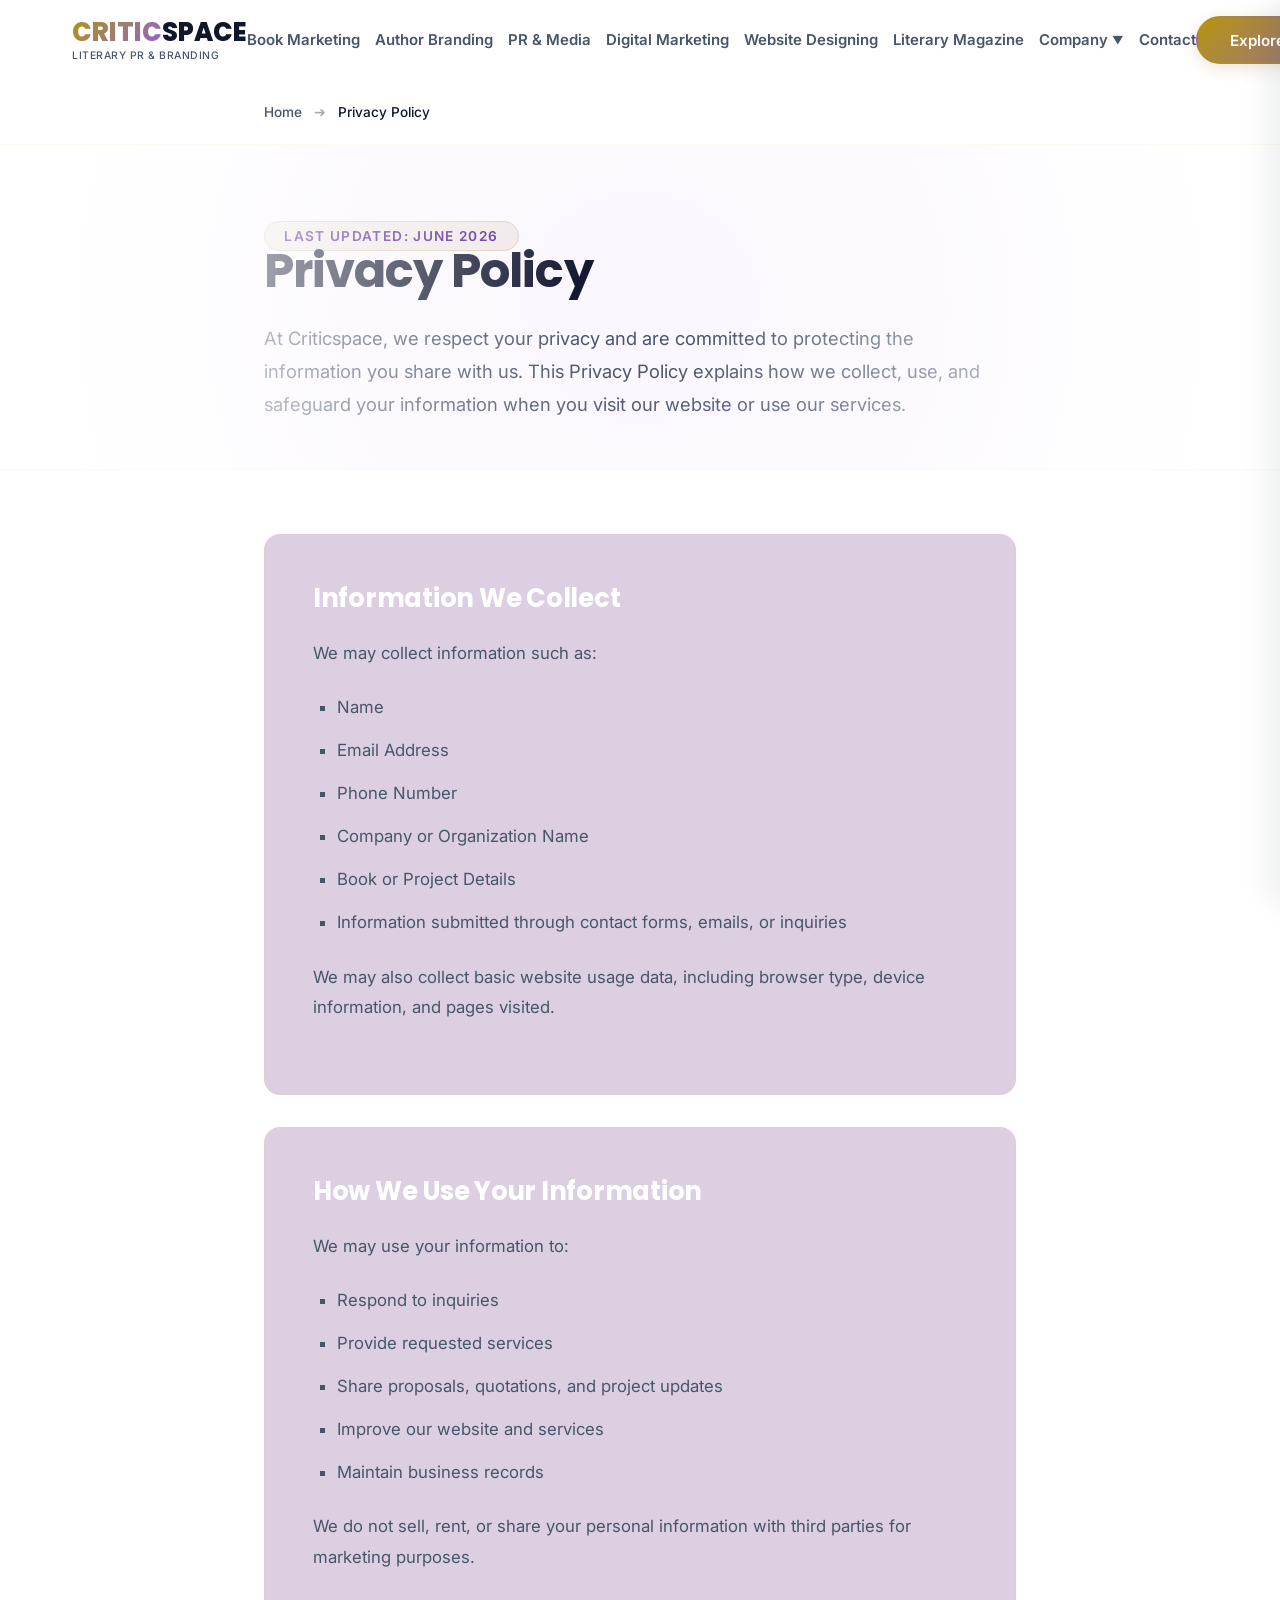
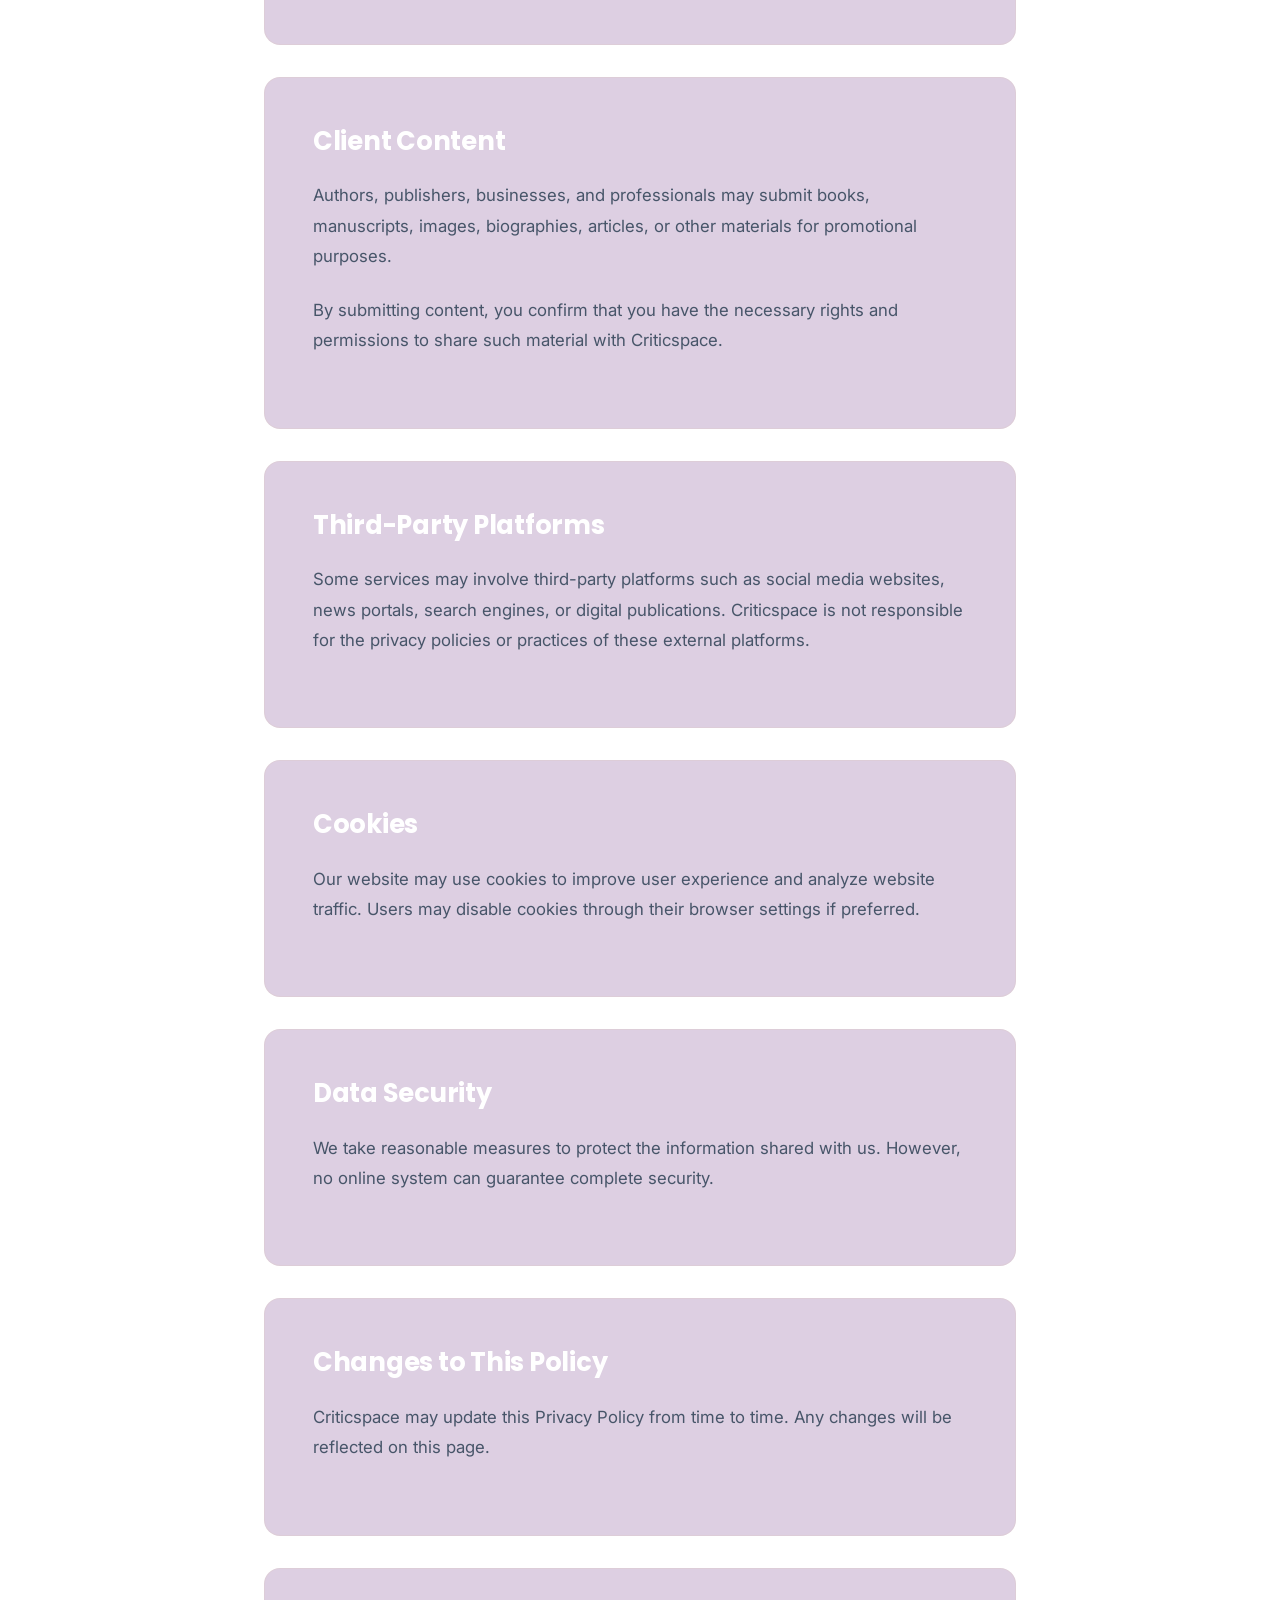
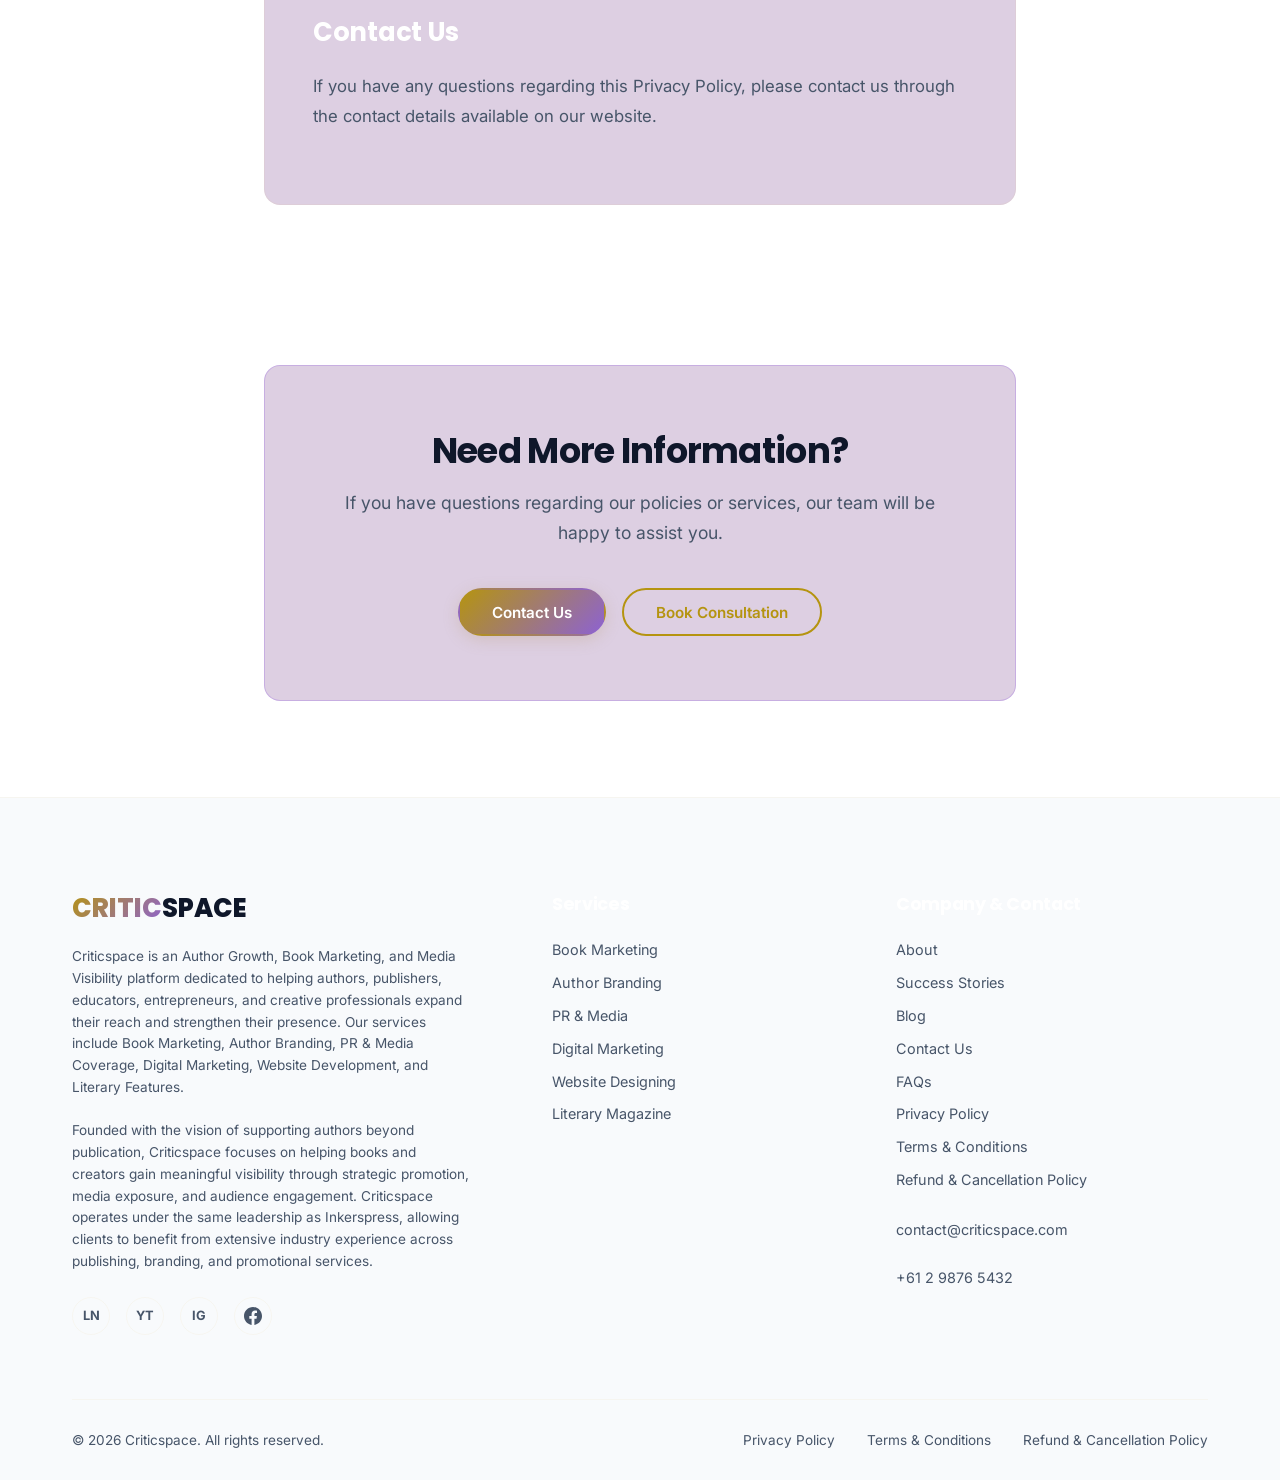
<file: privacy policy.html>
<!DOCTYPE html>
<html lang="en">
<head>
    <meta charset="UTF-8">
    <meta name="viewport" content="width=device-width, initial-scale=1.0">
    <title>Privacy Policy — CRITICSPACE</title>
    <meta name="description" content="Criticspace Privacy Policy. Learn how we collect, use, and safeguard your personal information.">
    <!-- Google Fonts: Inter & Poppins -->
    <link rel="preconnect" href="https://fonts.googleapis.com">
    <link rel="preconnect" href="https://fonts.gstatic.com" crossorigin>
    <link href="https://fonts.googleapis.com/css2?family=Inter:wght@300;400;500;600;700&family=Poppins:wght@400;600;700;800&display=swap" rel="stylesheet">
    
    <!-- Link existing stylesheets -->
    <link rel="stylesheet" href="styles.css?v=1.2">

    <!-- Synchronously set preliminary navbar font scale to prevent layout pop -->
    <script>
        (function() {
            var w = window.innerWidth;
            if (w >= 961 && w < 1350) {
                var scale = Math.max(0.75, Math.min(1.0, 0.78 + ((w - 961) / (1350 - 961)) * 0.22));
                document.documentElement.style.setProperty('--nav-font-scale', scale.toFixed(3));
            }
        })();
    </script>

    <!-- Minimal additional inner page styling -->
    <style>
        .vv-breadcrumb-bar {
            padding: 1.5rem 0;
            border-bottom: 1px solid var(--border-color);
            background: var(--bg-dark);
            margin-top: var(--header-height);
        }
        .vv-breadcrumbs {
            font-size: 0.85rem;
            color: var(--text-muted);
            font-weight: 500;
        }
        .vv-breadcrumbs a {
            color: var(--text-muted);
            transition: var(--transition);
        }
        .vv-breadcrumbs a:hover {
            color: var(--accent);
        }
        .vv-breadcrumbs .separator {
            margin: 0 0.5rem;
            opacity: 0.5;
        }
        .vv-breadcrumbs .current {
            color: var(--text-main);
        }
        .vv-legal-container {
            max-width: 800px;
            margin: 4rem auto;
            padding: 0 1.5rem;
        }
        .vv-legal-card {
            padding: 3rem;
            border-radius: var(--border-radius);
            margin-bottom: 2rem;
        }
        .vv-legal-section-title {
            font-family: 'Poppins', sans-serif;
            font-size: 1.6rem;
            color: #fff;
            margin-bottom: 1.5rem;
            font-weight: 700;
            letter-spacing: -0.01em;
        }
        .vv-legal-text {
            font-size: 1.05rem;
            line-height: 1.8;
            color: var(--text-muted);
            margin-bottom: 1.5rem;
        }
        .vv-legal-list {
            margin: 1.5rem 0;
            padding-left: 1.5rem;
            list-style-type: square;
        }
        .vv-legal-list li {
            font-size: 1.05rem;
            line-height: 1.8;
            color: var(--text-muted);
            margin-bottom: 0.8rem;
        }
        .vv-legal-divider {
            height: 1px;
            background: var(--border-color);
            margin: 3rem 0;
        }
    </style>
</head>
<body>

    <!-- NAVBAR -->
    <header class="vv-navbar" id="navbar">
        <div class="vv-nav-container">
            <div style="display: flex; flex-direction: column;">
                <a href="index.html#hero" class="vv-logo" style="line-height: 1.1;">
                    <span class="vv-logo-gradient">CRITIC</span>SPACE
                </a>
                <span style="font-size: 0.65rem; color: var(--text-muted); letter-spacing: 0.05em; text-transform: uppercase; font-weight: 500; margin-top: 2px; display: block;">Literary PR & Branding</span>
            </div>
            
            <nav class="vv-nav-menu" id="nav-menu">
                <a href="BookMarketing.html">Book Marketing</a>
                <a href="AuthorBrandling.html">Author Branding</a>
                <a href="PR&Media.html">PR & Media</a>
                <a href="Digital Marketing.html">Digital Marketing</a>
                <a href="Autho design.html">Website Designing</a>
                <a href="Literary.html">Literary Magazine</a>
                <div class="vv-dropdown">
                    <a href="#" class="vv-dropdown-trigger" onclick="return false;">Company <span class="chevron">▼</span></a>
                    <div class="vv-dropdown-menu">
                        <a href="index.html#about">About</a>
                        <a href="index.html#faq">FAQs</a>
                        <a href="index.html#blog">Blog</a>
                    </div>
                </div>
                <a href="index.html#contact-section">Contact</a>
            </nav>

            <div class="vv-nav-cta">
                <a href="index.html#services" class="vv-btn vv-btn-primary">Explore Our Services</a>
                <button class="vv-hamburger" id="hamburger-toggle" aria-label="Toggle Menu" aria-expanded="false">
                    <span></span>
                    <span></span>
                    <span></span>
                </button>
            </div>
        </div>
    </header>

    <!-- Mobile Drawer Menu -->
    <div class="vv-mobile-drawer" id="mobile-drawer">
        <nav class="vv-mobile-nav" id="mobile-nav">
            <a href="index.html#hero" class="is-active">Home</a>
            <a href="BookMarketing.html">Book Marketing</a>
            <a href="AuthorBrandling.html">Author Branding</a>
            <a href="PR&Media.html">PR & Media</a>
            <a href="Digital Marketing.html">Digital Marketing</a>
            <a href="Autho design.html">Website Designing</a>
            <a href="Literary.html">Literary Magazine</a>
            <div class="vv-mobile-dropdown">
                <a href="#" class="vv-mobile-dropdown-trigger" onclick="this.parentNode.classList.toggle('is-open'); return false;">Company <span class="chevron">▼</span></a>
                <div class="vv-mobile-dropdown-menu">
                    <a href="index.html#about">About</a>
                    <a href="index.html#faq">FAQs</a>
                    <a href="index.html#blog">Blog</a>
                </div>
            </div>
            <a href="index.html#contact-section">Contact</a>
        </nav>
        <div class="vv-mobile-cta" style="margin-top: 2rem; padding: 0 1rem;">
            <a href="index.html#services" class="vv-btn vv-btn-primary vv-btn-block">Explore Our Services</a>
        </div>
    </div>
    <div class="vv-drawer-overlay" id="drawer-overlay"></div>

    <!-- BREADCRUMBS -->
    <div class="vv-breadcrumb-bar">
        <div class="vv-container" style="max-width: 800px; padding: 0 1.5rem;">
            <nav class="vv-breadcrumbs" aria-label="Breadcrumb">
                <a href="index.html">Home</a>
                <span class="separator">➔</span>
                <span class="current" aria-current="page">Privacy Policy</span>
            </nav>
        </div>
    </div>

    <main>
        
        <!-- HERO SECTION -->
        <section class="vv-hero" id="hero" style="min-height: auto; padding: 5rem 0 3rem 0; border-bottom: 1px solid var(--border-color);">
            <div class="vv-hero-video-wrapper">
                <div class="vv-hero-video-overlay" style="background: radial-gradient(circle at center, rgba(138, 43, 226, 0.04) 10%, var(--bg-dark) 90%);"></div>
            </div>
            
            <div class="vv-container" style="text-align: left; align-items: flex-start; max-width: 800px; padding: 0 1.5rem;">
                <span class="vv-badge-eyebrow" style="margin-bottom: 1rem;">Last Updated: June 2026</span>
                <h1 class="vv-hero-title" style="font-size: 3rem; margin-bottom: 1.5rem;">
                    Privacy Policy
                </h1>
                <p class="vv-hero-subtitle" style="font-size: 1.15rem; color: var(--text-muted); line-height: 1.8; margin-bottom: 0; text-align: left; max-width: 100%;">
                    At Criticspace, we respect your privacy and are committed to protecting the information you share with us. This Privacy Policy explains how we collect, use, and safeguard your information when you visit our website or use our services.
                </p>
            </div>
        </section>

        <!-- CONTENT SECTION -->
        <section class="vv-legal-container">
            
            <div class="vv-legal-card vv-glass-card">
                <h2 class="vv-legal-section-title">Information We Collect</h2>
                <p class="vv-legal-text">We may collect information such as:</p>
                <ul class="vv-legal-list">
                    <li>Name</li>
                    <li>Email Address</li>
                    <li>Phone Number</li>
                    <li>Company or Organization Name</li>
                    <li>Book or Project Details</li>
                    <li>Information submitted through contact forms, emails, or inquiries</li>
                </ul>
                <p class="vv-legal-text">We may also collect basic website usage data, including browser type, device information, and pages visited.</p>
            </div>

            <div class="vv-legal-card vv-glass-card">
                <h2 class="vv-legal-section-title">How We Use Your Information</h2>
                <p class="vv-legal-text">We may use your information to:</p>
                <ul class="vv-legal-list">
                    <li>Respond to inquiries</li>
                    <li>Provide requested services</li>
                    <li>Share proposals, quotations, and project updates</li>
                    <li>Improve our website and services</li>
                    <li>Maintain business records</li>
                </ul>
                <p class="vv-legal-text">We do not sell, rent, or share your personal information with third parties for marketing purposes.</p>
            </div>

            <div class="vv-legal-card vv-glass-card">
                <h2 class="vv-legal-section-title">Client Content</h2>
                <p class="vv-legal-text">Authors, publishers, businesses, and professionals may submit books, manuscripts, images, biographies, articles, or other materials for promotional purposes.</p>
                <p class="vv-legal-text">By submitting content, you confirm that you have the necessary rights and permissions to share such material with Criticspace.</p>
            </div>

            <div class="vv-legal-card vv-glass-card">
                <h2 class="vv-legal-section-title">Third-Party Platforms</h2>
                <p class="vv-legal-text">Some services may involve third-party platforms such as social media websites, news portals, search engines, or digital publications. Criticspace is not responsible for the privacy policies or practices of these external platforms.</p>
            </div>

            <div class="vv-legal-card vv-glass-card">
                <h2 class="vv-legal-section-title">Cookies</h2>
                <p class="vv-legal-text">Our website may use cookies to improve user experience and analyze website traffic. Users may disable cookies through their browser settings if preferred.</p>
            </div>

            <div class="vv-legal-card vv-glass-card">
                <h2 class="vv-legal-section-title">Data Security</h2>
                <p class="vv-legal-text">We take reasonable measures to protect the information shared with us. However, no online system can guarantee complete security.</p>
            </div>

            <div class="vv-legal-card vv-glass-card">
                <h2 class="vv-legal-section-title">Changes to This Policy</h2>
                <p class="vv-legal-text">Criticspace may update this Privacy Policy from time to time. Any changes will be reflected on this page.</p>
            </div>

            <div class="vv-legal-card vv-glass-card" style="margin-bottom: 0;">
                <h2 class="vv-legal-section-title">Contact Us</h2>
                <p class="vv-legal-text">If you have any questions regarding this Privacy Policy, please contact us through the contact details available on our website.</p>
            </div>

        </section>

        <!-- CTA SECTION -->
        <section class="vv-pricing-section vv-bg-alt" style="padding: 6rem 0;">
            <div class="vv-container" style="max-width: 800px; padding: 0 1.5rem;">
                <div class="vv-cta-banner vv-glass-card" style="margin-top: 0; padding: 4rem; text-align: center; border-color: rgba(var(--secondary-rgb), 0.2);">
                    <h3 class="vv-banner-title" style="font-size: 2.2rem; margin-bottom: 1rem;">Need More Information?</h3>
                    <p class="vv-banner-desc" style="font-size: 1.1rem; line-height: 1.7; max-width: 650px; margin: 0 auto 2.5rem auto; color: var(--text-muted);">
                        If you have questions regarding our policies or services, our team will be happy to assist you.
                    </p>
                    <div style="display: flex; gap: 1rem; justify-content: center; flex-wrap: wrap;">
                        <a href="index.html#contact-section" class="vv-btn vv-btn-primary">Contact Us</a>
                        <a href="index.html#contact-section" class="vv-btn vv-btn-outline">Book Consultation</a>
                    </div>
                </div>
            </div>
        </section>

    </main>

    <!-- FOOTER -->
    <footer class="vv-footer">
        <div class="vv-container">
            <div class="vv-footer-main" style="grid-template-columns: 400px 1fr;">
                <div class="vv-footer-brand">
                    <a href="index.html#hero" class="vv-logo" style="line-height: 1.1;">
                        <span class="vv-logo-gradient">CRITIC</span>SPACE
                    </a>
                    <p class="vv-footer-tagline" style="font-size: 0.85rem; line-height: 1.6; color: var(--text-muted);">
                        Criticspace is an Author Growth, Book Marketing, and Media Visibility platform dedicated to helping authors, publishers, educators, entrepreneurs, and creative professionals expand their reach and strengthen their presence. Our services include Book Marketing, Author Branding, PR & Media Coverage, Digital Marketing, Website Development, and Literary Features.
                        <br><br>
                        Founded with the vision of supporting authors beyond publication, Criticspace focuses on helping books and creators gain meaningful visibility through strategic promotion, media exposure, and audience engagement. Criticspace operates under the same leadership as Inkerspress, allowing clients to benefit from extensive industry experience across publishing, branding, and promotional services.
                    </p>
                    <div class="vv-social-icons">
                        <a href="https://linkedin.com" target="_blank" rel="noopener noreferrer" aria-label="LinkedIn">LN</a>
                        <a href="https://youtube.com" target="_blank" rel="noopener noreferrer" aria-label="YouTube">YT</a>
                        <a href="https://instagram.com" target="_blank" rel="noopener noreferrer" aria-label="Instagram">IG</a>
                        <a href="https://facebook.com/criticspace" target="_blank" rel="noopener noreferrer" aria-label="Facebook">
                            <svg xmlns="http://www.w3.org/2000/svg" viewBox="0 0 24 24" width="18" height="18" fill="currentColor"><path d="M24 12.073c0-6.627-5.373-12-12-12s-12 5.373-12 12c0 5.99 4.388 10.954 10.125 11.854v-8.385H7.078v-3.47h3.047V9.43c0-3.007 1.792-4.669 4.533-4.669 1.312 0 2.686.235 2.686.235v2.953H15.83c-1.491 0-1.956.925-1.956 1.874v2.25h3.328l-.532 3.47h-2.796v8.385C19.612 23.027 24 18.062 24 12.073z"/></svg>
                        </a>
                    </div>
                </div>

                <!-- Links Grid -->
                <div class="vv-footer-links-grid" style="grid-template-columns: repeat(2, 1fr);">
                    <div class="vv-footer-col">
                        <h4>Services</h4>
                        <ul>
                            <li><a href="index.html#services">Book Marketing</a></li>
                            <li><a href="index.html#services">Author Branding</a></li>
                            <li><a href="index.html#services">PR & Media</a></li>
                            <li><a href="index.html#services">Digital Marketing</a></li>
                            <li><a href="index.html#services">Website Designing</a></li>
                            <li><a href="index.html#services">Literary Magazine</a></li>
                        </ul>
                    </div>
                    <div class="vv-footer-col">
                        <h4>Company & Contact</h4>
                        <ul>
                            <li><a href="index.html#about">About</a></li>
                            <li><a href="index.html#success-stories">Success Stories</a></li>
                            <li><a href="index.html#blog">Blog</a></li>
                            <li><a href="index.html#contact-section">Contact Us</a></li>
                            <li><a href="index.html#faq">FAQs</a></li>
                            <li><a href="privacy-policy.html">Privacy Policy</a></li>
                            <li><a href="terms-and-conditions.html">Terms & Conditions</a></li>
                            <li><a href="refund-cancellation.html">Refund & Cancellation Policy</a></li>
                            <li class="vv-contact-item" style="margin-top: 1rem;"><a href="mailto:contact@criticspace.com">contact@criticspace.com</a></li>
                            <li class="vv-contact-item"><a href="tel:+61298765432">+61 2 9876 5432</a></li>
                        </ul>
                    </div>
                </div>
            </div>

            <div class="vv-footer-bottom">
                <p class="vv-copyright">&copy; 2026 Criticspace. All rights reserved.</p>
                <div class="vv-footer-legal">
                    <a href="privacy-policy.html">Privacy Policy</a>
                    <a href="terms-and-conditions.html">Terms & Conditions</a>
                    <a href="refund-cancellation.html">Refund & Cancellation Policy</a>
                </div>
            </div>
        </div>
    </footer>

    <!-- Script loading -->
    <script src="script.js"></script>
</body>
</html>
</file>
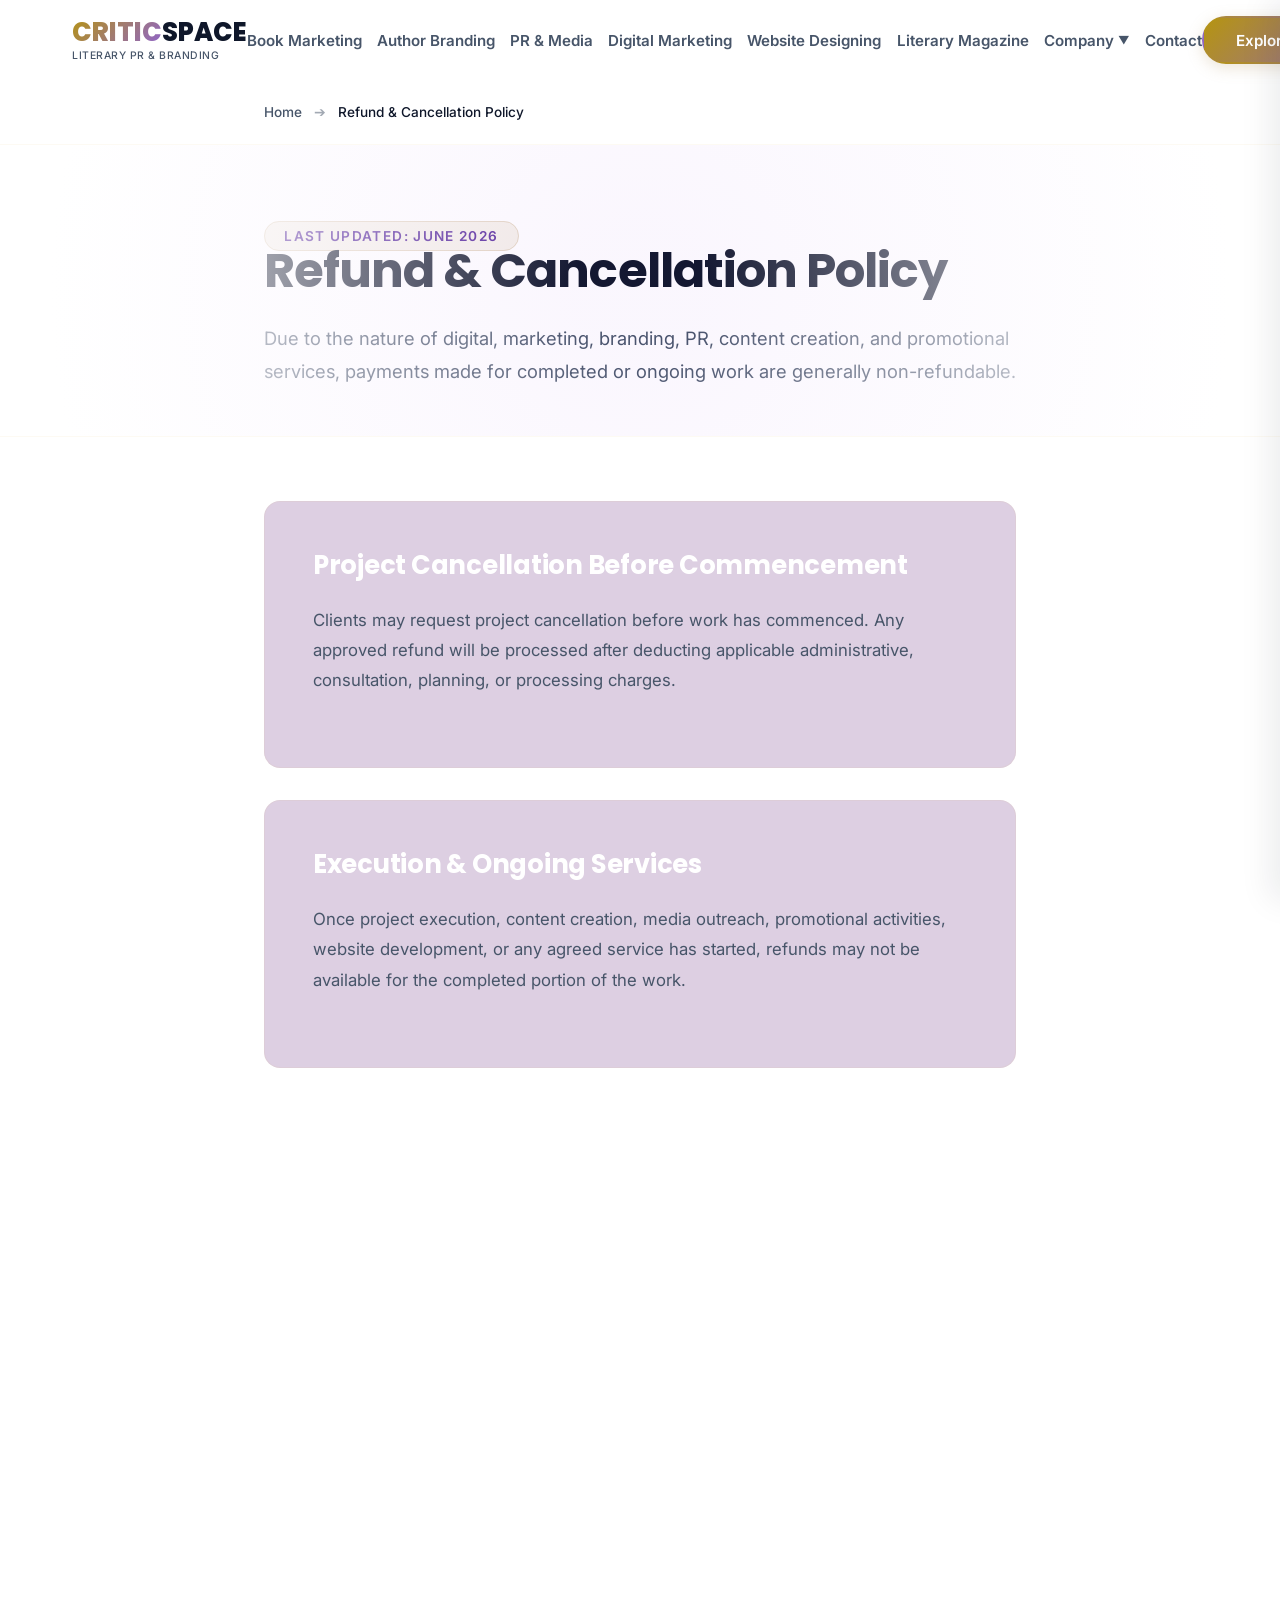
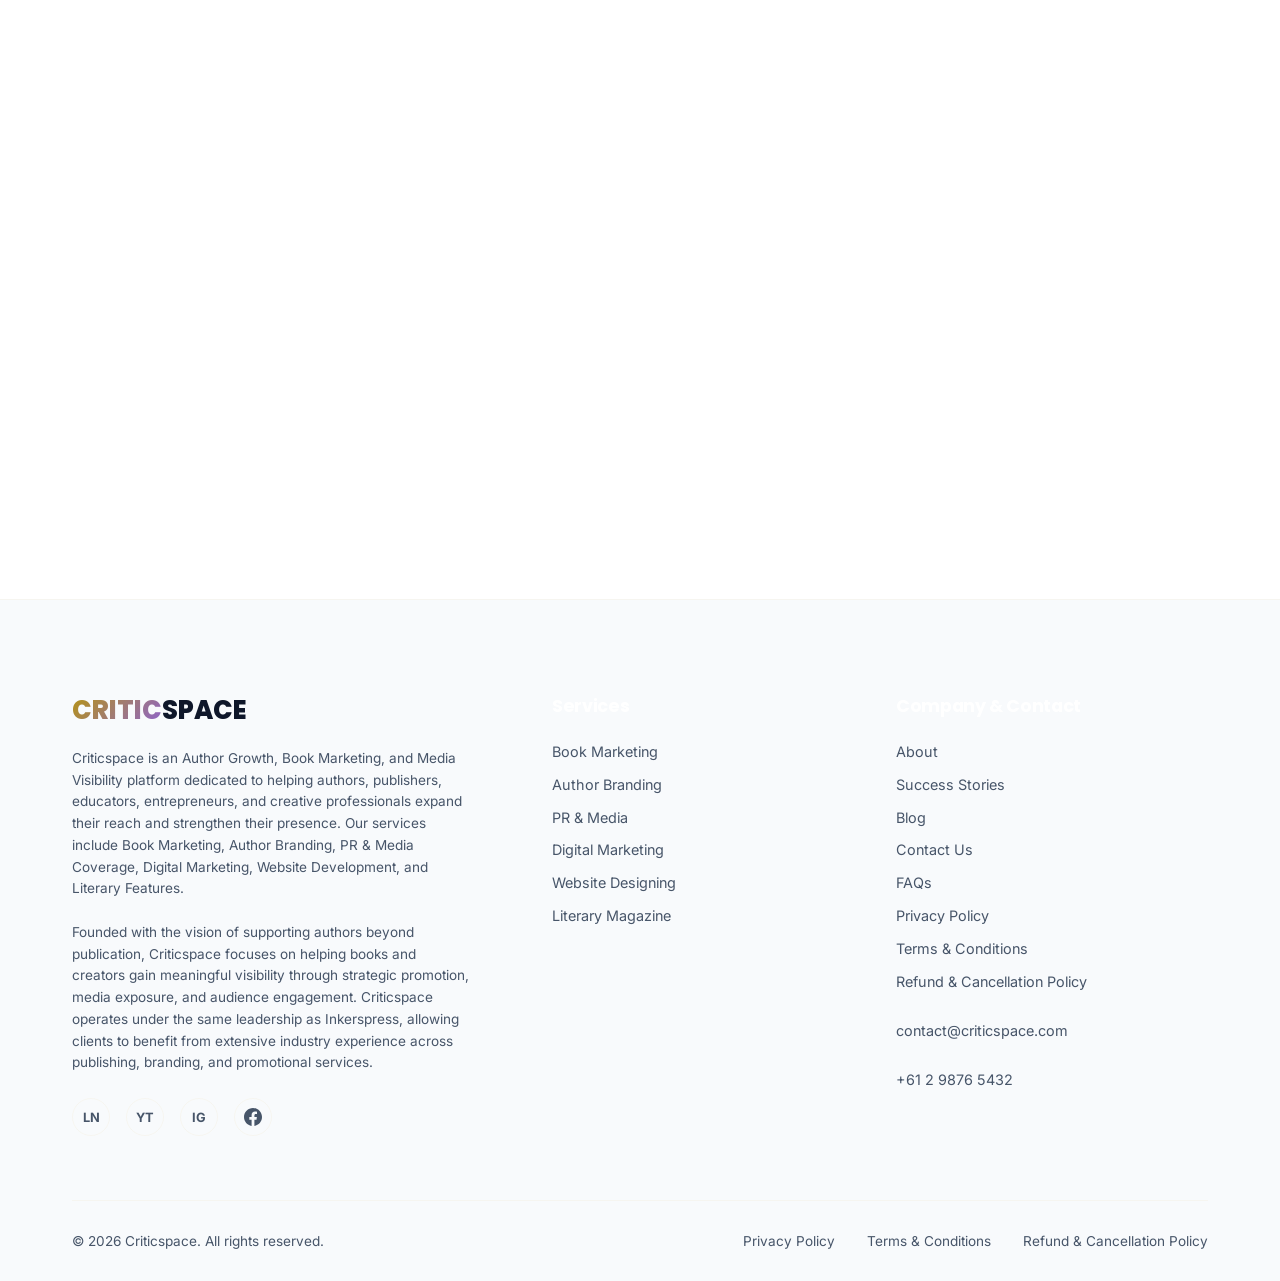
<file: refund-cancellation.html>
<!DOCTYPE html>
<html lang="en">
<head>
    <meta charset="UTF-8">
    <meta name="viewport" content="width=device-width, initial-scale=1.0">
    <title>Refund & Cancellation Policy — CRITICSPACE</title>
    <meta name="description" content="Criticspace Refund & Cancellation Policy. Read about our billing, cancellation, and refund guidelines.">
    <!-- Google Fonts: Inter & Poppins -->
    <link rel="preconnect" href="https://fonts.googleapis.com">
    <link rel="preconnect" href="https://fonts.gstatic.com" crossorigin>
    <link href="https://fonts.googleapis.com/css2?family=Inter:wght@300;400;500;600;700&family=Poppins:wght@400;600;700;800&display=swap" rel="stylesheet">
    
    <!-- Link existing stylesheets -->
    <link rel="stylesheet" href="styles.css?v=1.2">
    <!-- Synchronously set preliminary navbar font scale to prevent layout pop -->
    <script>
        (function() {
            var w = window.innerWidth;
            if (w >= 961 && w < 1350) {
                var scale = Math.max(0.75, Math.min(1.0, 0.78 + ((w - 961) / (1350 - 961)) * 0.22));
                document.documentElement.style.setProperty('--nav-font-scale', scale.toFixed(3));
            }
        })();
    </script>

    <!-- Minimal additional inner page styling -->
    <style>
        .vv-breadcrumb-bar {
            padding: 1.5rem 0;
            border-bottom: 1px solid var(--border-color);
            background: var(--bg-dark);
            margin-top: var(--header-height);
        }
        .vv-breadcrumbs {
            font-size: 0.85rem;
            color: var(--text-muted);
            font-weight: 500;
        }
        .vv-breadcrumbs a {
            color: var(--text-muted);
            transition: var(--transition);
        }
        .vv-breadcrumbs a:hover {
            color: var(--accent);
        }
        .vv-breadcrumbs .separator {
            margin: 0 0.5rem;
            opacity: 0.5;
        }
        .vv-breadcrumbs .current {
            color: var(--text-main);
        }
        .vv-legal-container {
            max-width: 800px;
            margin: 4rem auto;
            padding: 0 1.5rem;
        }
        .vv-legal-card {
            padding: 3rem;
            border-radius: var(--border-radius);
            margin-bottom: 2rem;
        }
        .vv-legal-section-title {
            font-family: 'Poppins', sans-serif;
            font-size: 1.6rem;
            color: #fff;
            margin-bottom: 1.5rem;
            font-weight: 700;
            letter-spacing: -0.01em;
        }
        .vv-legal-text {
            font-size: 1.05rem;
            line-height: 1.8;
            color: var(--text-muted);
            margin-bottom: 1.5rem;
        }
        .vv-legal-divider {
            height: 1px;
            background: var(--border-color);
            margin: 3rem 0;
        }
    </style>
</head>
<body>

    <!-- NAVBAR -->
    <header class="vv-navbar" id="navbar">
        <div class="vv-nav-container">
            <div style="display: flex; flex-direction: column;">
                <a href="index.html#hero" class="vv-logo" style="line-height: 1.1;">
                    <span class="vv-logo-gradient">CRITIC</span>SPACE
                </a>
                <span style="font-size: 0.65rem; color: var(--text-muted); letter-spacing: 0.05em; text-transform: uppercase; font-weight: 500; margin-top: 2px; display: block;">Literary PR & Branding</span>
            </div>
            
            <nav class="vv-nav-menu" id="nav-menu">
                <a href="BookMarketing.html">Book Marketing</a>
                <a href="AuthorBrandling.html">Author Branding</a>
                <a href="PR&Media.html">PR & Media</a>
                <a href="Digital Marketing.html">Digital Marketing</a>
                <a href="Autho design.html">Website Designing</a>
                <a href="Literary.html">Literary Magazine</a>
                <div class="vv-dropdown">
                    <a href="#" class="vv-dropdown-trigger" onclick="return false;">Company <span class="chevron">▼</span></a>
                    <div class="vv-dropdown-menu">
                        <a href="index.html#about">About</a>
                        <a href="index.html#faq">FAQs</a>
                        <a href="index.html#blog">Blog</a>
                    </div>
                </div>
                <a href="index.html#contact-section">Contact</a>
            </nav>

            <div class="vv-nav-cta">
                <a href="index.html#services" class="vv-btn vv-btn-primary">Explore Our Services</a>
                <button class="vv-hamburger" id="hamburger-toggle" aria-label="Toggle Menu" aria-expanded="false">
                    <span></span>
                    <span></span>
                    <span></span>
                </button>
            </div>
        </div>
    </header>

    <!-- Mobile Drawer Menu -->
    <div class="vv-mobile-drawer" id="mobile-drawer">
        <nav class="vv-mobile-nav" id="mobile-nav">
            <a href="index.html#hero" class="is-active">Home</a>
            <a href="BookMarketing.html">Book Marketing</a>
            <a href="AuthorBrandling.html">Author Branding</a>
            <a href="PR&Media.html">PR & Media</a>
            <a href="Digital Marketing.html">Digital Marketing</a>
            <a href="Autho design.html">Website Designing</a>
            <a href="Literary.html">Literary Magazine</a>
            <div class="vv-mobile-dropdown">
                <a href="#" class="vv-mobile-dropdown-trigger" onclick="this.parentNode.classList.toggle('is-open'); return false;">Company <span class="chevron">▼</span></a>
                <div class="vv-mobile-dropdown-menu">
                    <a href="index.html#about">About</a>
                    <a href="index.html#faq">FAQs</a>
                    <a href="index.html#blog">Blog</a>
                </div>
            </div>
            <a href="index.html#contact-section">Contact</a>
        </nav>
        <div class="vv-mobile-cta" style="margin-top: 2rem; padding: 0 1rem;">
            <a href="index.html#services" class="vv-btn vv-btn-primary vv-btn-block">Explore Our Services</a>
        </div>
    </div>
    <div class="vv-drawer-overlay" id="drawer-overlay"></div>

    <!-- BREADCRUMBS -->
    <div class="vv-breadcrumb-bar">
        <div class="vv-container" style="max-width: 800px; padding: 0 1.5rem;">
            <nav class="vv-breadcrumbs" aria-label="Breadcrumb">
                <a href="index.html">Home</a>
                <span class="separator">➔</span>
                <span class="current" aria-current="page">Refund & Cancellation Policy</span>
            </nav>
        </div>
    </div>

    <main>
        
        <!-- HERO SECTION -->
        <section class="vv-hero" id="hero" style="min-height: auto; padding: 5rem 0 3rem 0; border-bottom: 1px solid var(--border-color);">
            <div class="vv-hero-video-wrapper">
                <div class="vv-hero-video-overlay" style="background: radial-gradient(circle at center, rgba(138, 43, 226, 0.04) 10%, var(--bg-dark) 90%);"></div>
            </div>
            
            <div class="vv-container" style="text-align: left; align-items: flex-start; max-width: 800px; padding: 0 1.5rem;">
                <span class="vv-badge-eyebrow" style="margin-bottom: 1rem;">Last Updated: June 2026</span>
                <h1 class="vv-hero-title" style="font-size: 3rem; margin-bottom: 1.5rem;">
                    Refund & Cancellation Policy
                </h1>
                <p class="vv-hero-subtitle" style="font-size: 1.15rem; color: var(--text-muted); line-height: 1.8; margin-bottom: 0; text-align: left; max-width: 100%;">
                    Due to the nature of digital, marketing, branding, PR, content creation, and promotional services, payments made for completed or ongoing work are generally non-refundable.
                </p>
            </div>
        </section>

        <!-- CONTENT SECTION -->
        <section class="vv-legal-container">
            
            <div class="vv-legal-card vv-glass-card">
                <h2 class="vv-legal-section-title">Project Cancellation Before Commencement</h2>
                <p class="vv-legal-text">Clients may request project cancellation before work has commenced. Any approved refund will be processed after deducting applicable administrative, consultation, planning, or processing charges.</p>
            </div>

            <div class="vv-legal-card vv-glass-card">
                <h2 class="vv-legal-section-title">Execution & Ongoing Services</h2>
                <p class="vv-legal-text">Once project execution, content creation, media outreach, promotional activities, website development, or any agreed service has started, refunds may not be available for the completed portion of the work.</p>
            </div>

            <div class="vv-legal-card vv-glass-card">
                <h2 class="vv-legal-section-title">Partial Cancellations</h2>
                <p class="vv-legal-text">If a project is cancelled by the client after partial completion, payment for the completed work and resources utilized shall remain payable.</p>
            </div>

            <div class="vv-legal-card vv-glass-card" style="margin-bottom: 0;">
                <h2 class="vv-legal-section-title">Case-by-Case Review</h2>
                <p class="vv-legal-text">Any refund request will be reviewed on a case-by-case basis and the final decision shall remain at the discretion of Criticspace.</p>
            </div>

        </section>

        <!-- CTA SECTION -->
        <section class="vv-pricing-section vv-bg-alt" style="padding: 6rem 0;">
            <div class="vv-container" style="max-width: 800px; padding: 0 1.5rem;">
                <div class="vv-cta-banner vv-glass-card" style="margin-top: 0; padding: 4rem; text-align: center; border-color: rgba(var(--secondary-rgb), 0.2);">
                    <h3 class="vv-banner-title" style="font-size: 2.2rem; margin-bottom: 1rem;">Need More Information?</h3>
                    <p class="vv-banner-desc" style="font-size: 1.1rem; line-height: 1.7; max-width: 650px; margin: 0 auto 2.5rem auto; color: var(--text-muted);">
                        If you have questions regarding our policies or services, our team will be happy to assist you.
                    </p>
                    <div style="display: flex; gap: 1rem; justify-content: center; flex-wrap: wrap;">
                        <a href="index.html#contact-section" class="vv-btn vv-btn-primary">Contact Us</a>
                        <a href="index.html#contact-section" class="vv-btn vv-btn-outline">Book Consultation</a>
                    </div>
                </div>
            </div>
        </section>

    </main>

    <!-- FOOTER -->
    <footer class="vv-footer">
        <div class="vv-container">
            <div class="vv-footer-main" style="grid-template-columns: 400px 1fr;">
                <div class="vv-footer-brand">
                    <a href="index.html#hero" class="vv-logo" style="line-height: 1.1;">
                        <span class="vv-logo-gradient">CRITIC</span>SPACE
                    </a>
                    <p class="vv-footer-tagline" style="font-size: 0.85rem; line-height: 1.6; color: var(--text-muted);">
                        Criticspace is an Author Growth, Book Marketing, and Media Visibility platform dedicated to helping authors, publishers, educators, entrepreneurs, and creative professionals expand their reach and strengthen their presence. Our services include Book Marketing, Author Branding, PR & Media Coverage, Digital Marketing, Website Development, and Literary Features.
                        <br><br>
                        Founded with the vision of supporting authors beyond publication, Criticspace focuses on helping books and creators gain meaningful visibility through strategic promotion, media exposure, and audience engagement. Criticspace operates under the same leadership as Inkerspress, allowing clients to benefit from extensive industry experience across publishing, branding, and promotional services.
                    </p>
                    <div class="vv-social-icons">
                        <a href="https://linkedin.com" target="_blank" rel="noopener noreferrer" aria-label="LinkedIn">LN</a>
                        <a href="https://youtube.com" target="_blank" rel="noopener noreferrer" aria-label="YouTube">YT</a>
                        <a href="https://instagram.com" target="_blank" rel="noopener noreferrer" aria-label="Instagram">IG</a>
                        <a href="https://facebook.com/criticspace" target="_blank" rel="noopener noreferrer" aria-label="Facebook">
                            <svg xmlns="http://www.w3.org/2000/svg" viewBox="0 0 24 24" width="18" height="18" fill="currentColor"><path d="M24 12.073c0-6.627-5.373-12-12-12s-12 5.373-12 12c0 5.99 4.388 10.954 10.125 11.854v-8.385H7.078v-3.47h3.047V9.43c0-3.007 1.792-4.669 4.533-4.669 1.312 0 2.686.235 2.686.235v2.953H15.83c-1.491 0-1.956.925-1.956 1.874v2.25h3.328l-.532 3.47h-2.796v8.385C19.612 23.027 24 18.062 24 12.073z"/></svg>
                        </a>
                    </div>
                </div>

                <!-- Links Grid -->
                <div class="vv-footer-links-grid" style="grid-template-columns: repeat(2, 1fr);">
                    <div class="vv-footer-col">
                        <h4>Services</h4>
                        <ul>
                            <li><a href="index.html#services">Book Marketing</a></li>
                            <li><a href="index.html#services">Author Branding</a></li>
                            <li><a href="index.html#services">PR & Media</a></li>
                            <li><a href="index.html#services">Digital Marketing</a></li>
                            <li><a href="index.html#services">Website Designing</a></li>
                            <li><a href="index.html#services">Literary Magazine</a></li>
                        </ul>
                    </div>
                    <div class="vv-footer-col">
                        <h4>Company & Contact</h4>
                        <ul>
                            <li><a href="index.html#about">About</a></li>
                            <li><a href="index.html#success-stories">Success Stories</a></li>
                            <li><a href="index.html#blog">Blog</a></li>
                            <li><a href="index.html#contact-section">Contact Us</a></li>
                            <li><a href="index.html#faq">FAQs</a></li>
                            <li><a href="privacy-policy.html">Privacy Policy</a></li>
                            <li><a href="terms-and-conditions.html">Terms & Conditions</a></li>
                            <li><a href="refund-cancellation.html">Refund & Cancellation Policy</a></li>
                            <li class="vv-contact-item" style="margin-top: 1rem;"><a href="mailto:contact@criticspace.com">contact@criticspace.com</a></li>
                            <li class="vv-contact-item"><a href="tel:+61298765432">+61 2 9876 5432</a></li>
                        </ul>
                    </div>
                </div>
            </div>

            <div class="vv-footer-bottom">
                <p class="vv-copyright">&copy; 2026 Criticspace. All rights reserved.</p>
                <div class="vv-footer-legal">
                    <a href="privacy-policy.html">Privacy Policy</a>
                    <a href="terms-and-conditions.html">Terms & Conditions</a>
                    <a href="refund-cancellation.html">Refund & Cancellation Policy</a>
                </div>
            </div>
        </div>
    </footer>

    <!-- Script loading -->
    <script src="script.js"></script>
</body>
</html>
</file>
<file: styles.css>
/*
 * Criticspace Book Marketing Agency — Responsive Premium Dark-Theme Stylesheet
 * Engineered with custom HSL/RGB colors, responsive grids, and hardware-accelerated animations.
 */

/* ----------------------------------------------------
   1. DESIGN SYSTEM & VARIABLE DEFINITIONS
---------------------------------------------------- */
:root {
    /* Color Palette - Premium Soft Light Theme */
    --bg-dark: #ffffff;          /* Soft light neutral/grey page background */
    --bg-card: #ddcfe2;          /* Pure white card backgrounds (makes bento elements pop!) */
    --bg-card-hover: #967ea7;    /* Maintain white hover backdrop */
    --border-color: rgba(210, 164, 55, 0.06); /* Delicate light border */
    
    --primary: #b59410;          /* Rich gold (deeper for high readability on white) */
    --primary-rgb: 181, 148, 96;
    --secondary: #8d62d2;        /* Premium violet purple */
    --secondary-rgb: 109, 40, 217;
    --accent: #4c1d95;           /* Deep violet for badge labels */
    --accent-rgb: 76, 29, 149;
    --text-main: #0f172a;        /* Slate 900 for body text and headers */
    --text-muted: #475569;       /* Slate 600 for secondary descriptions */
    
    --border-glow: rgba(var(--primary-rgb), 0.12);
    --gradient-primary: linear-gradient(135deg, var(--primary), var(--secondary));
    --gradient-glow: linear-gradient(135deg, rgba(var(--primary-rgb), 0.15), rgba(var(--secondary-rgb), 0.15));
    
    /* Layout Constants */
    --container-width: 1200px;
    --header-height: 80px;
    --border-radius: 16px;
    --transition: all 0.3s cubic-bezier(0.4, 0, 0.2, 1);
    
    /* BREAKPOINT SYNCHRONIZATION: This breakpoint value (without px unit) is read by JS to handle auto-fit mode. 
       If updated here, ensure the media query breakpoints at @media (min-width: 961px) and @media (max-width: 960px) are updated to match. */
    --nav-breakpoint: 960;
}

/* ----------------------------------------------------
   2. RESET & BASE ELEMENTS
---------------------------------------------------- */
* {
    margin: 0;
    padding: 0;
    box-sizing: border-box;
}

html {
    scroll-behavior: smooth;
    background-color: var(--bg-dark);
    color: var(--text-main);
    font-family: 'Inter', -apple-system, BlinkMacSystemFont, "Segoe UI", Roboto, sans-serif;
    -webkit-font-smoothing: antialiased;
}

body {
    overflow-x: hidden;
    position: relative;
    /* [ADDED FOR RESPONSIVENESS] Prevent page-level horizontal overflow */
    word-wrap: break-word;
    overflow-wrap: break-word;
}

/* [ADDED FOR RESPONSIVENESS] Ensure all text wraps properly without clipping on narrow screens */
h1, h2, h3, h4, h5, h6, p, a, span, button, li, label {
    overflow-wrap: break-word;
    word-wrap: break-word;
}

/* Custom Scrollbar */
::-webkit-scrollbar {
    width: 10px;
}
::-webkit-scrollbar-track {
    background: var(--bg-dark);
}
::-webkit-scrollbar-thumb {
    background: var(--primary);
    border-radius: 5px;
    border: 2px solid var(--bg-dark);
}
::-webkit-scrollbar-thumb:hover {
    background: var(--secondary);
}

h1, h2, h3, h4, h5, h6 {
    font-family: 'Poppins', sans-serif;
    font-weight: 700;
    letter-spacing: -0.02em;
    line-height: 1.2;
}

a {
    color: inherit;
    text-decoration: none;
    transition: var(--transition);
}

/* ----------------------------------------------------
   3. REUSABLE UTILITIES & REVEAL EFFECTS
---------------------------------------------------- */
.vv-container {
    max-width: var(--container-width);
    margin: 0 auto;
    padding: 0 2rem;
    width: 100%;
}

.vv-glass-card {
    background: var(--bg-card);
    backdrop-filter: blur(12px) saturate(160%);
    -webkit-backdrop-filter: blur(12px) saturate(160%);
    border: 1px solid var(--border-color);
    border-radius: var(--border-radius);
    transition: var(--transition);
}

.vv-glass-card:hover {
    border-color: rgba(var(--primary-rgb), 0.3);
    box-shadow: 0 10px 30px rgba(0, 0, 0, 0.5), 0 0 20px var(--border-glow);
    transform: translateY(-4px);
    background: var(--bg-card-hover);
}

/* [ADDED FOR RESPONSIVENESS] Ensure card elements never blowout parent containers */
.vv-glass-card, .vv-bento-card, .vv-stat-card, .vv-step-card, .vv-pricing-card, .vv-contact-card {
    max-width: 100%;
}

/* Buttons */
.vv-btn {
    display: inline-flex;
    align-items: center;
    justify-content: center;
    font-weight: 600;
    font-size: 0.95rem;
    padding: 0.8rem 2rem;
    border-radius: 50px;
    cursor: pointer;
    transition: var(--transition);
    border: 2px solid transparent;
    /* [ADDED FOR RESPONSIVENESS] Prevent button text overflow */
    max-width: 100%;
    white-space: normal;
    text-align: center;
}.vv-btn-primary {
    background: var(--gradient-primary);
    color: #fff;
    box-shadow: 0 4px 15px rgba(var(--primary-rgb), 0.25);
}

.vv-btn-primary:hover {
    box-shadow: 0 6px 20px rgba(var(--primary-rgb), 0.4), 0 0 15px rgba(var(--secondary-rgb), 0.25);
    transform: scale(1.02);
}

.vv-btn-outline {
    background: transparent;
    border-color: var(--primary);
    color: var(--primary);
}

.vv-btn-outline:hover {
    background: rgba(var(--primary-rgb), 0.08);
    border-color: var(--secondary);
    color: var(--secondary);
    box-shadow: 0 0 15px rgba(var(--primary-rgb), 0.12);
}

.vv-btn-block {
    width: 100%;
}


.vv-eyebrow {
    font-size: 0.85rem;
    text-transform: uppercase;
    letter-spacing: 0.15em;
    font-weight: 600;
    color: var(--accent);
    display: block;
    margin-bottom: 0.75rem;
}

.vv-section-header {
    text-align: center;
    max-width: 700px;
    margin: 0 auto 4rem auto;
}

.vv-section-title {
    font-size: 2.5rem;
    margin-bottom: 1rem;
    color: var(--text-main);
}

.vv-section-desc {
    color: var(--text-muted);
    font-size: 1.1rem;
    line-height: 1.6;
}

.vv-bg-alt {
    background: #ffffff;
}

/* Scroll-triggered reveal entrance classes */
.vv-reveal {
    opacity: 0;
    transform: translateY(30px);
    transition: opacity 0.8s cubic-bezier(0.25, 1, 0.5, 1), transform 0.8s cubic-bezier(0.25, 1, 0.5, 1);
}

.vv-reveal.is-visible {
    opacity: 1;
    transform: translateY(0);
}

/* Stagger delay classes for grid children */
.vv-reveal-stagger > *:nth-child(1) { transition-delay: 0.1s; }
.vv-reveal-stagger > *:nth-child(2) { transition-delay: 0.2s; }
.vv-reveal-stagger > *:nth-child(3) { transition-delay: 0.3s; }
.vv-reveal-stagger > *:nth-child(4) { transition-delay: 0.4s; }
.vv-reveal-stagger > *:nth-child(5) { transition-delay: 0.5s; }

/* ----------------------------------------------------
   4. NAVBAR STYLING
---------------------------------------------------- */
.vv-navbar {
    position: fixed;
    top: 0;
    left: 0;
    width: 100%;
    height: var(--header-height);
    z-index: 1000;
    transition: var(--transition);
    display: flex;
    align-items: center;
}

.vv-navbar.is-scrolled {
    background: rgba(5, 5, 8, 0.85);
    backdrop-filter: blur(12px);
    border-bottom: 1px solid var(--border-color);
    box-shadow: 0 4px 30px rgba(0, 0, 0, 0.3);
}

.vv-nav-container {
    max-width: var(--container-width);
    margin: 0 auto;
    width: 100%;
    padding: 0 2rem;
    display: flex;
    align-items: center;
    justify-content: space-between;
}

.vv-logo {
    font-size: 1.6rem;
    font-family: 'Poppins', sans-serif;
    font-weight: 800;
    color: var(--text-main);
}

.vv-logo-gradient {
    background: var(--gradient-primary);
    -webkit-background-clip: text;
    -webkit-text-fill-color: transparent;
}

/* [ADDED FOR RESPONSIVENESS] Adjust navbar flex settings on desktop screens to place logo left and menu centered */
@media (min-width: 961px) {
    .vv-nav-container {
        justify-content: space-between;
    }
    
    .vv-nav-menu {
        display: flex;
        align-items: center;
        flex-grow: 1;
        justify-content: center;
        /* UPDATED: fluid nav sizing via clamp() */
        gap: calc(clamp(0.5rem, 0.2rem + 1vw, 1.5rem) * var(--nav-font-scale, 1));
    }

    .vv-nav-menu a {
        color: var(--text-muted);
        /* UPDATED: fluid nav sizing via clamp() */
        font-size: calc(clamp(0.75rem, 0.6rem + 0.5vw, 1.2rem) * var(--nav-font-scale, 1));
        font-weight: 600; /* Bolder font for prominence */
        position: relative;
        white-space: nowrap;
    }
}

.vv-nav-menu a:hover,
.vv-nav-menu a.is-active {
    color: var(--text-main);
}

.vv-nav-menu a::after {
    content: '';
    position: absolute;
    bottom: -6px;
    left: 0;
    width: 0;
    height: 2px;
    background: var(--gradient-primary);
    transition: var(--transition);
}

.vv-nav-menu a:hover::after,
.vv-nav-menu a.is-active::after {
    width: 100%;
}

/* Navigation Dropdown Menu (Desktop Hover & Mobile Accordion) */
.vv-dropdown {
    position: relative;
    display: inline-block;
}

.vv-dropdown-trigger {
    display: flex;
    align-items: center;
    gap: 4px;
    cursor: pointer;
}

.vv-dropdown-trigger span.chevron {
    font-size: 0.7rem;
    transition: transform 0.3s ease;
}

.vv-dropdown:hover .vv-dropdown-trigger span.chevron {
    transform: rotate(180deg);
}

.vv-dropdown-menu {
    position: absolute;
    top: 100%;
    left: 50%;
    transform: translateX(-50%) translateY(10px);
    background: var(--bg-card);
    border: 1px solid var(--border-color);
    border-radius: var(--border-radius, 12px);
    padding: 0.75rem 0;
    min-width: 160px;
    opacity: 0;
    visibility: hidden;
    transition: opacity 0.3s, transform 0.3s, visibility 0.3s;
    box-shadow: 0 10px 25px rgba(15, 23, 42, 0.08);
    z-index: 110;
}

.vv-dropdown:hover .vv-dropdown-menu {
    opacity: 1;
    visibility: visible;
    transform: translateX(-50%) translateY(5px);
}

.vv-dropdown-menu a {
    display: block !important;
    padding: 0.6rem 1.5rem !important;
    font-size: 0.95rem !important;
    color: var(--text-muted) !important;
    text-align: left;
    transition: var(--transition);
    width: 100%;
}

.vv-dropdown-menu a:hover {
    color: var(--primary) !important;
    background: rgba(var(--primary-rgb), 0.06);
}

/* Dropdown underline prevention for trigger and menu links */
.vv-nav-menu .vv-dropdown a::after {
    display: none !important;
}

/* Mobile Drawer Dropdown Accordion */
.vv-mobile-dropdown {
    display: flex;
    flex-direction: column;
    width: 100%;
}

.vv-mobile-dropdown-trigger {
    display: flex;
    justify-content: space-between;
    align-items: center;
    width: 100%;
    font-size: 1.2rem;
    font-family: 'Poppins', sans-serif;
    color: var(--text-muted);
    padding: 0.5rem 0;
}

.vv-mobile-dropdown-trigger span.chevron {
    font-size: 0.8rem;
    transition: transform 0.3s ease;
}

.vv-mobile-dropdown.is-open .vv-mobile-dropdown-trigger span.chevron {
    transform: rotate(180deg);
}

.vv-mobile-dropdown-menu {
    display: flex;
    flex-direction: column;
    gap: 0.8rem;
    padding-left: 1.2rem;
    border-left: 1px solid var(--border-color);
    margin: 0.4rem 0 0.8rem 0;
    max-height: 0;
    opacity: 0;
    overflow: hidden;
    visibility: hidden;
    transition: max-height 0.3s ease-in-out, opacity 0.3s, visibility 0.3s;
}

.vv-mobile-dropdown.is-open .vv-mobile-dropdown-menu {
    max-height: 250px;
    opacity: 1;
    visibility: visible;
}

.vv-mobile-dropdown-menu a {
    font-size: 1.05rem !important;
    padding: 0.3rem 0 !important;
    border-left: none !important;
    padding-left: 0 !important;
}

.vv-nav-cta {
    display: flex;
    align-items: center;
    gap: 1rem;
}

.vv-navbar .vv-btn {
    white-space: nowrap;
}

/* Hamburger toggle */
.vv-hamburger {
    background: transparent;
    border: none;
    cursor: pointer;
    display: none;
    flex-direction: column;
    gap: 6px;
    height: 24px;
    justify-content: center;
    width: 30px;
    z-index: 1100;
}

.vv-hamburger span {
    background: #fff;
    border-radius: 2px;
    display: block;
    height: 2px;
    transition: var(--transition);
    width: 100%;
}

.vv-hamburger.is-active span:nth-child(1) {
    transform: rotate(45deg) translate(6px, 5px);
}
.vv-hamburger.is-active span:nth-child(2) {
    opacity: 0;
}
.vv-hamburger.is-active span:nth-child(3) {
    transform: rotate(-45deg) translate(6px, -5px);
}

/* Mobile slide-in Drawer */
.vv-mobile-drawer {
    position: fixed;
    top: 0;
    right: -320px;
    width: 320px;
    height: 100vh;
    background: var(--bg-card);
    z-index: 1050;
    box-shadow: -10px 0 30px rgba(15, 23, 42, 0.08);
    padding: 6rem 2rem 2rem 2rem;
    transition: right 0.4s cubic-bezier(0.25, 1, 0.5, 1);
    display: flex;
    flex-direction: column;
    justify-content: space-between;
}

.vv-mobile-drawer.is-active {
    right: 0;
}

.vv-mobile-nav {
    display: flex;
    flex-direction: column;
    gap: 1.8rem;
}

.vv-mobile-nav a {
    font-size: 1.2rem;
    font-family: 'Poppins', sans-serif;
    color: var(--text-muted);
}

.vv-mobile-nav a:hover,
.vv-mobile-nav a.is-active {
    color: var(--text-main);
    padding-left: 8px;
    border-left: 3px solid var(--primary);
}

.vv-drawer-overlay {
    position: fixed;
    top: 0;
    left: 0;
    width: 100vw;
    height: 100vh;
    background: rgba(0,0,0,0.6);
    backdrop-filter: blur(4px);
    z-index: 1020;
    opacity: 0;
    pointer-events: none;
    transition: var(--transition);
}

.vv-drawer-overlay.is-active {
    opacity: 1;
    pointer-events: all;
}

/* ----------------------------------------------------
   5. HERO SECTION STYLING
---------------------------------------------------- */
.vv-hero {
    min-height: 100vh;
    display: flex;
    align-items: center;
    position: relative;
    padding-top: var(--header-height);
    overflow: hidden;
}

.vv-hero-video-wrapper {
    position: absolute;
    top: 0;
    left: 0;
    width: 100%;
    height: 100%;
    z-index: 1;
}

.vv-hero-video {
    width: 100%;
    height: 100%;
    object-fit: cover;
    opacity: 0.15;
}

.vv-hero-video-overlay {
    position: absolute;
    top: 0;
    left: 0;
    width: 100%;
    height: 100%;
    background: radial-gradient(circle at center, transparent 30%, var(--bg-dark) 90%);
}

.vv-hero-content {
    position: relative;
    z-index: 2;
    text-align: center;
    max-width: 900px;
    margin: 0 auto;
    display: flex;
    flex-direction: column;
    align-items: center;
}

.vv-badge-eyebrow {
    background: rgba(var(--primary-rgb), 0.15);
    border: 1px solid rgba(var(--primary-rgb), 0.3);
    color: var(--accent);
    font-size: 0.85rem;
    font-weight: 600;
    text-transform: uppercase;
    padding: 0.4rem 1.2rem;
    border-radius: 50px;
    margin-bottom: 2rem;
    letter-spacing: 0.1em;
}

.vv-hero-title {
    font-size: 4rem;
    line-height: 1.1;
    margin-bottom: 1.5rem;
    color: var(--text-main);
}

.vv-hero-subtitle {
    font-size: 1.25rem;
    color: var(--text-muted);
    line-height: 1.7;
    margin-bottom: 3rem;
    max-width: 780px;
}

.vv-hero-actions {
    display: flex;
    gap: 1.5rem;
    margin-bottom: 4rem;
}

.vv-hero-press {
    font-size: 0.85rem;
    color: var(--text-muted);
}

.vv-press-link {
    color: var(--text-main);
    text-decoration: underline;
    font-weight: 500;
}

.vv-press-link:hover {
    color: var(--accent);
}

/* ----------------------------------------------------
   6. INFINITE LOGO MARQUEE STYLING
---------------------------------------------------- */
.vv-marquee-section {
    padding: 3rem 0;
    background: #07080e;
    border-top: 1px solid var(--border-color);
    border-bottom: 1px solid var(--border-color);
}

.vv-marquee-container {
    overflow: hidden;
    width: 100%;
    display: flex;
    mask-image: linear-gradient(to right, transparent, #000 15%, #000 85%, transparent);
    -webkit-mask-image: linear-gradient(to right, transparent, #000 15%, #000 85%, transparent);
}

.vv-marquee-wrapper {
    display: flex;
    gap: 2.5rem;
    width: max-content;
    animation: vv-marquee-left 35s linear infinite;
}

.vv-marquee-container:hover .vv-marquee-wrapper {
    animation-play-state: paused;
}

.vv-marquee-right .vv-marquee-wrapper {
    animation-name: vv-marquee-right;
}

/* Marquee Cards */
.vv-marquee-card {
    background: rgba(255,255,255,0.03);
    border: 1px solid var(--border-color);
    border-radius: 50px;
    padding: 0.6rem 1.8rem;
    display: flex;
    align-items: center;
    gap: 1rem;
    cursor: pointer;
    transition: var(--transition);
}

.vv-marquee-card:hover {
    background: rgba(var(--primary-rgb), 0.1);
    border-color: rgba(var(--primary-rgb), 0.4);
    transform: scale(1.03);
}

.vv-marquee-avatar {
    width: 36px;
    height: 36px;
    border-radius: 50%;
    background: var(--gradient-primary);
    color: #fff;
    font-weight: 700;
    font-size: 0.85rem;
    display: flex;
    align-items: center;
    justify-content: center;
    border: 1px solid rgba(255,255,255,0.2);
}

.vv-marquee-info {
    font-size: 0.85rem;
    font-weight: 500;
    color: var(--text-main);
    white-space: nowrap;
}

.vv-marquee-audience {
    color: var(--accent);
    font-weight: 600;
    margin: 0 4px;
}

.vv-marquee-label {
    background: rgba(var(--secondary-rgb), 0.2);
    border: 1px solid rgba(var(--secondary-rgb), 0.4);
    color: var(--secondary);
    padding: 0.1rem 0.6rem;
    border-radius: 20px;
    font-size: 0.75rem;
    font-weight: 600;
}

@keyframes vv-marquee-left {
    0% { transform: translateX(0); }
    100% { transform: translateX(-50%); }
}

@keyframes vv-marquee-right {
    0% { transform: translateX(-50%); }
    100% { transform: translateX(0); }
}

/* ----------------------------------------------------
   7. STATS COUNT-UP STYLING
---------------------------------------------------- */
.vv-stats-section {
    padding: 6rem 0;
    background: var(--bg-dark);
}

.vv-stats-grid {
    display: grid;
    grid-template-columns: repeat(3, 1fr);
    gap: 3rem;
}

.vv-stat-card {
    text-align: center;
    padding: 2.5rem;
    border-radius: var(--border-radius);
}

.vv-stat-number {
    font-size: 4.5rem;
    font-family: 'Poppins', sans-serif;
    font-weight: 800;
    line-height: 1.1;
    margin-bottom: 0.5rem;
    letter-spacing: -0.03em;
}

.vv-stat-label {
    font-weight: 600;
    color: var(--text-main);
    font-size: 1.1rem;
    margin-bottom: 0.5rem;
    display: block;
}

.vv-stat-desc {
    color: var(--text-muted);
    font-size: 0.95rem;
    line-height: 1.5;
}

/* ----------------------------------------------------
   8. TRUST SECTION STYLING
---------------------------------------------------- */
.vv-trust-section {
    padding: 8rem 0;
}

.vv-trust-stats-row {
    display: flex;
    justify-content: space-around;
    align-items: center;
    margin: 4rem 0;
    flex-wrap: wrap;
    gap: 2rem;
}

.vv-trust-stat-box {
    text-align: center;
}

.vv-trust-stat-val {
    font-size: 3rem;
    font-weight: 800;
    color: #fff;
    background: var(--gradient-primary);
    -webkit-background-clip: text;
    -webkit-text-fill-color: transparent;
    display: block;
    margin-bottom: 0.3rem;
}

.vv-trust-stat-lbl {
    font-size: 1rem;
    color: var(--text-muted);
    font-weight: 500;
}

/* Collapsible Featured Press */
.vv-press-dropdown-container {
    max-width: 760px;
    margin: 0 auto 5rem auto;
    text-align: center;
}

.vv-press-toggle-btn {
    background: rgba(255,255,255,0.03);
    border: 1px solid var(--border-color);
    color: var(--text-main);
    padding: 0.9rem 2.2rem;
    border-radius: 50px;
    font-size: 1rem;
    font-weight: 600;
    cursor: pointer;
    transition: var(--transition);
    display: inline-flex;
    align-items: center;
    gap: 0.8rem;
}

.vv-press-toggle-btn:hover {
    background: rgba(255,255,255,0.08);
    border-color: var(--primary);
}

.vv-press-toggle-btn .vv-chevron {
    font-size: 0.75rem;
    transition: transform 0.3s ease;
}

.vv-press-toggle-btn[aria-expanded="true"] .vv-chevron {
    transform: rotate(180deg);
}

/* Grid-template-rows animation trick for smooth dropdown collapse */
.vv-press-content {
    display: grid;
    grid-template-rows: 0fr;
    transition: grid-template-rows 0.4s cubic-bezier(0.25, 1, 0.5, 1);
    overflow: hidden;
    text-align: left;
    margin-top: 1rem;
}

.vv-press-content[aria-hidden="false"] {
    grid-template-rows: 1fr;
}

.vv-press-grid {
    min-height: 0;
    display: grid;
    grid-template-columns: repeat(2, 1fr);
    gap: 1.5rem;
    padding: 1.5rem;
}

.vv-press-card {
    padding: 1.8rem;
    border-radius: var(--border-radius);
}

.vv-press-pub {
    font-size: 0.75rem;
    color: var(--accent);
    text-transform: uppercase;
    font-weight: 600;
    letter-spacing: 0.05em;
    display: block;
    margin-bottom: 0.5rem;
}

.vv-press-card h4 {
    font-size: 1.15rem;
    color: var(--text-main);
    margin-bottom: 0.5rem;
}

.vv-press-blurb {
    font-size: 0.9rem;
    color: var(--text-muted);
    line-height: 1.5;
}

.vv-trust-actions {
    display: flex;
    justify-content: center;
    gap: 1.5rem;
}

/* ----------------------------------------------------
   9. VIDEO SHOWCASE GRIDS STYLING
---------------------------------------------------- */
.vv-showcase-section {
    padding: 8rem 0;
    position: relative;
    overflow: hidden;
}

.vv-showcase-section .vv-container {
    position: relative;
    z-index: 1;
}

.vv-testimonials-canvas {
    position: absolute;
    top: 0;
    left: 0;
    width: 100%;
    height: 100%;
    pointer-events: none;
    z-index: 0;
}

.vv-video-grid {
    display: grid;
    grid-template-columns: repeat(5, 1fr);
    gap: 1.5rem;
    margin-bottom: 3.5rem;
}

/* 8 card variant for Testimonials section */
.vv-video-grid-8 {
    grid-template-columns: repeat(4, 1fr);
}


.vv-video-card {
    position: relative;
    border-radius: var(--border-radius);
    overflow: hidden;
    aspect-ratio: 9/16;
    background: var(--bg-card);
    border: 1px solid var(--border-color);
}

.vv-video-card:hover .vv-video-element {
    transform: scale(1.05);
}

.vv-video-element {
    width: 100%;
    height: 100%;
    object-fit: cover;
    transition: transform 0.6s cubic-bezier(0.25, 1, 0.5, 1);
    display: block;
}

.vv-video-card-overlay {
    position: absolute;
    top: 0;
    left: 0;
    width: 100%;
    height: 100%;
    background: linear-gradient(to top, rgba(5,5,8,0.9) 10%, rgba(5,5,8,0.1) 60%, transparent);
    z-index: 2;
    display: flex;
    flex-direction: column;
    justify-content: flex-end;
    padding: 1.2rem;
    pointer-events: none;
}

.vv-video-badge-status {
    position: absolute;
    top: 1rem;
    right: 1rem;
    background: rgba(0, 0, 0, 0.6);
    border: 1px solid rgba(255,255,255,0.1);
    border-radius: 4px;
    padding: 0.2rem 0.5rem;
    font-size: 0.65rem;
    font-weight: 600;
    color: var(--accent);
    z-index: 3;
    letter-spacing: 0.05em;
    pointer-events: none;
}

.vv-video-title {
    color: var(--text-main);
    font-size: 1rem;
    font-weight: 700;
    margin-bottom: 0.25rem;
}

.vv-video-desc {
    color: var(--text-muted);
    font-size: 0.75rem;
}

.vv-video-client-quote {
    color: var(--text-main);
    font-size: 0.8rem;
    font-style: italic;
    line-height: 1.4;
    margin-top: 0.4rem;
    border-top: 1px solid rgba(255,255,255,0.1);
    padding-top: 0.4rem;
}

.vv-section-footer-cta {
    text-align: center;
}

/* ----------------------------------------------------
   10. INTERACTIVE TIMELINE / PROCESS STEPPER
---------------------------------------------------- */
.vv-process-section {
    padding: 8rem 0;
}

/* Sticky Progress Dashboard Panel */
.vv-stepper-progress-wrapper {
    position: sticky;
    top: calc(var(--header-height) + 10px);
    z-index: 100;
    padding: 1.5rem 2rem;
    margin-bottom: 4rem;
    display: flex;
    align-items: center;
    justify-content: space-between;
    gap: 2rem;
    box-shadow: 0 10px 40px rgba(15, 23, 42, 0.06);
}

.vv-stepper-progress-info {
    display: flex;
    flex-direction: column;
}

.vv-stepper-progress {
    font-size: 1.3rem;
    font-weight: 800;
    color: var(--text-main);
    font-family: 'Poppins', sans-serif;
}

.vv-stepper-path {
    font-size: 0.75rem;
    color: var(--text-muted);
    text-transform: uppercase;
    letter-spacing: 0.05em;
    margin-top: 0.2rem;
}

.vv-stepper-indicator {
    flex-grow: 1;
    position: relative;
    max-width: 600px;
}

.vv-stepper-progress-bar-bg {
    height: 4px;
    background: rgba(255,255,255,0.08);
    border-radius: 4px;
    position: absolute;
    top: 50%;
    left: 0;
    right: 0;
    transform: translateY(-50%);
    z-index: 1;
}

.vv-stepper-progress-bar-fill {
    height: 100%;
    background: var(--gradient-primary);
    width: 0%;
    border-radius: 4px;
    transition: width 0.4s cubic-bezier(0.25, 1, 0.5, 1);
}

.vv-stepper-dots-container {
    position: relative;
    z-index: 2;
    display: flex;
    justify-content: space-between;
    width: 100%;
}

.vv-stepper-dot {
    width: 14px;
    height: 14px;
    border-radius: 50%;
    background: #cbd5e1;
    border: 2px solid var(--border-color);
    cursor: pointer;
    transition: var(--transition);
}

.vv-stepper-dot:hover {
    border-color: var(--accent);
    transform: scale(1.3);
}

.vv-stepper-dot.is-active {
    background: var(--accent);
    border-color: #fff;
    box-shadow: 0 0 10px var(--accent);
    transform: scale(1.2);
}

.vv-stepper-dot.is-active {
    background: var(--accent);
    border-color: #fff;
    box-shadow: 0 0 10px var(--accent);
    transform: scale(1.2);
}

.vv-stepper-cta-btn {
    font-size: 0.85rem;
    font-weight: 700;
    color: var(--accent);
    border: 1px solid var(--accent);
    border-radius: 30px;
    padding: 0.5rem 1.2rem;
}

.vv-stepper-cta-btn:hover {
    background: var(--accent);
    color: #000;
}

/* Steps Cards Layout */
.vv-steps-container {
    display: flex;
    flex-direction: column;
    gap: 2rem;
    max-width: 800px;
    margin: 0 auto;
}

.vv-step-card {
    padding: 2.5rem;
    border-radius: var(--border-radius);
    display: flex;
    gap: 2rem;
    position: relative;
}

.vv-step-card.is-active {
    border-color: rgba(var(--primary-rgb), 0.4);
    box-shadow: 0 0 30px rgba(var(--primary-rgb), 0.15);
    background: rgba(22, 24, 41, 0.6);
}

.vv-step-badge-col {
    display: flex;
    flex-direction: column;
    align-items: center;
    min-width: 60px;
}

.vv-step-emoji {
    font-size: 2rem;
    margin-bottom: 0.5rem;
}

.vv-step-badge {
    background: var(--gradient-primary);
    -webkit-background-clip: text;
    -webkit-text-fill-color: transparent;
    font-size: 1.4rem;
    font-family: 'Poppins', sans-serif;
    font-weight: 800;
}

.vv-step-content-col h3 {
    font-size: 1.5rem;
    color: var(--text-main);
    margin-bottom: 0.8rem;
}

.vv-step-content-col p {
    color: var(--text-muted);
    font-size: 1.05rem;
    line-height: 1.6;
}

/* CTA Banner at bottom of stepper */
.vv-cta-banner {
    margin-top: 5rem;
    padding: 4rem;
    text-align: center;
    border-color: rgba(var(--primary-rgb), 0.2);
}

.vv-banner-title {
    font-size: 2.2rem;
    color: var(--text-main);
    margin-bottom: 1rem;
}

.vv-banner-desc {
    color: var(--text-muted);
    font-size: 1.15rem;
    max-width: 600px;
    margin: 0 auto 2.5rem auto;
    line-height: 1.6;
}

/* ----------------------------------------------------
   11. PRICING PLANS SECTION
---------------------------------------------------- */
.vv-pricing-section {
    padding: 8rem 0;
}

.vv-pricing-badges-row {
    display: flex;
    justify-content: center;
    gap: 1.5rem;
    margin-bottom: 4rem;
    flex-wrap: wrap;
}

.vv-badge {
    font-size: 0.85rem;
    font-weight: 600;
    padding: 0.4rem 1.4rem;
    border-radius: 30px;
}

.vv-badge-scarcity {
    background: rgba(239, 68, 68, 0.12);
    border: 1px solid rgba(239, 68, 68, 0.3);
    color: #f87171;
}

.vv-badge-guarantee {
    background: rgba(16, 185, 129, 0.12);
    border: 1px solid rgba(16, 185, 129, 0.3);
    color: #34d399;
}

.vv-pricing-grid {
    display: grid;
    grid-template-columns: repeat(3, 1fr);
    gap: 2rem;
    align-items: stretch;
}

.vv-pricing-card {
    padding: 3rem 2.2rem;
    display: flex;
    flex-direction: column;
    justify-content: space-between;
}

/* Featured card glow borders */
.vv-pricing-card.is-featured {
    border-color: var(--primary);
    box-shadow: 0 10px 40px rgba(var(--primary-rgb), 0.25), 0 0 20px rgba(var(--secondary-rgb), 0.15);
    background: rgba(17, 18, 36, 0.95);
    transform: scale(1.03);
}

.vv-pricing-card.is-featured:hover {
    transform: translateY(-4px) scale(1.03);
}

.vv-price-header {
    margin-bottom: 2.2rem;
}

.vv-price-header h3 {
    font-size: 1.6rem;
    color: var(--text-main);
    margin-bottom: 0.5rem;
}

.vv-price-header .tagline {
    font-size: 0.9rem;
    color: var(--text-muted);
    line-height: 1.4;
    margin-bottom: 1.5rem;
    min-height: 40px;
}

.vv-price-row {
    display: flex;
    align-items: baseline;
    gap: 0.3rem;
}

.vv-price-row .val {
    font-size: 3rem;
    font-family: 'Poppins', sans-serif;
    font-weight: 800;
    color: var(--text-main);
}

.vv-price-row .period {
    color: var(--text-muted);
    font-size: 1rem;
}

/* Feature list */
.vv-price-features {
    list-style: none;
    margin-bottom: 2.5rem;
    flex-grow: 1;
    display: flex;
    flex-direction: column;
    gap: 0.9rem;
}

.vv-price-features li {
    font-size: 0.9rem;
    line-height: 1.4;
    display: flex;
    align-items: flex-start;
    gap: 0.8rem;
}

.vv-price-features li.is-excluded {
    color: var(--text-muted);
    opacity: 0.4;
}

.vv-price-features .icon {
    font-size: 1.1rem;
    line-height: 1;
    margin-top: 0.1rem;
}

.vv-price-features li.is-included .icon {
    color: #10b981;
}

.vv-price-features li.is-excluded .icon {
    color: #ef4444;
}

/* ----------------------------------------------------
   12. BENEFITS BENTO GRID
---------------------------------------------------- */
.vv-benefits-section {
    padding: 8rem 0;
}

.vv-benefits-wrapper {
    display: grid;
    grid-template-columns: 280px 1fr;
    gap: 4rem;
    align-items: start;
    margin-bottom: 4rem;
}

.vv-benefits-header {
    position: sticky;
    top: 120px;
}

.vv-benefits-headline {
    font-size: 3rem;
    line-height: 1.1;
    display: flex;
    flex-direction: column;
    color: #fff;
}

.vv-bento-grid {
    display: grid;
    grid-template-columns: repeat(3, 1fr);
    grid-auto-rows: 200px;
    gap: 1.5rem;
}

.vv-bento-card {
    padding: 2.2rem;
    display: flex;
    flex-direction: column;
    justify-content: flex-end;
}

.vv-bento-card h3 {
    font-size: 1.3rem;
    color: #fff;
    margin-bottom: 0.6rem;
}

.vv-bento-card p {
    color: var(--text-muted);
    font-size: 0.9rem;
    line-height: 1.5;
}

/* Grid span dimensions */
.bento-small {
    grid-column: span 1;
    grid-row: span 1;
}

.bento-medium {
    grid-column: span 2;
    grid-row: span 1;
}

.bento-large {
    grid-column: span 1;
    grid-row: span 2;
}

.vv-benefits-cta {
    text-align: center;
}

/* ----------------------------------------------------
   13. FAQ ACCORDION STYLING
---------------------------------------------------- */
.vv-faq-section {
    padding: 8rem 0;
}

.vv-accordion-group {
    max-width: 800px;
    margin: 0 auto 5rem auto;
    display: flex;
    flex-direction: column;
    gap: 1rem;
}

.vv-accordion-item {
    border: 1px solid var(--border-color);
    border-radius: var(--border-radius);
    background: rgba(13, 14, 24, 0.4);
    overflow: hidden;
    transition: var(--transition);
}

.vv-accordion-item:hover {
    border-color: rgba(var(--primary-rgb), 0.25);
}

.vv-accordion-trigger {
    width: 100%;
    background: transparent;
    border: none;
    color: var(--text-main);
    font-family: 'Poppins', sans-serif;
    font-size: 1.15rem;
    font-weight: 600;
    text-align: left;
    padding: 1.6rem 2.2rem;
    cursor: pointer;
    display: flex;
    justify-content: space-between;
    align-items: center;
    gap: 1.5rem;
}

.vv-accordion-trigger .chevron {
    font-size: 0.8rem;
    color: var(--text-muted);
    transition: transform 0.3s cubic-bezier(0.4, 0, 0.2, 1);
}

.vv-accordion-trigger.is-active .chevron {
    transform: rotate(180deg);
    color: var(--accent);
}

/* Height transition inside wrapper */
.vv-accordion-panel {
    display: none;
    padding: 0 2.2rem 1.8rem 2.2rem;
    border-top: 1px solid transparent;
    transition: var(--transition);
}

.vv-accordion-trigger.is-active + .vv-accordion-panel {
    border-top-color: var(--border-color);
}

.vv-accordion-panel p {
    color: var(--text-muted);
    font-size: 0.95rem;
    line-height: 1.6;
}

/* FAQ Footer Box */
.vv-faq-footer-box {
    max-width: 800px;
    margin: 0 auto;
    padding: 3rem;
    display: flex;
    justify-content: space-between;
    align-items: center;
    gap: 3rem;
}

.vv-faq-footer-info h4 {
    font-size: 1.4rem;
    color: var(--text-main);
    margin-bottom: 0.5rem;
}

.vv-faq-footer-info p {
    color: var(--text-muted);
    font-size: 0.95rem;
    line-height: 1.5;
}

.vv-faq-footer-actions {
    display: flex;
    gap: 1rem;
    flex-shrink: 0;
}

/* ----------------------------------------------------
   14. FORMS & CONTACT STYLING
---------------------------------------------------- */
.vv-contact-section {
    padding: 8rem 0;
}

.vv-contact-grid {
    display: grid;
    grid-template-columns: repeat(2, 1fr);
    gap: 3rem;
    align-items: start;
}

.vv-contact-card {
    padding: 3.5rem;
    border-radius: var(--border-radius);
}

.vv-card-title {
    font-size: 1.8rem;
    color: var(--text-main);
    margin-bottom: 0.5rem;
}

.vv-card-sub {
    color: var(--text-muted);
    font-size: 0.95rem;
    line-height: 1.5;
    margin-bottom: 2.5rem;
}

/* Inputs */
.vv-form {
    display: flex;
    flex-direction: column;
    gap: 1.4rem;
}

.vv-form-group {
    display: flex;
    flex-direction: column;
    gap: 0.5rem;
}

.vv-form-group label {
    font-size: 0.85rem;
    font-weight: 600;
    color: var(--text-main);
}

.vv-form-group input,
.vv-form-group select,
.vv-form-group textarea {
    background: #ffffff;
    border: 1px solid var(--border-color);
    border-radius: 8px;
    padding: 0.8rem 1rem;
    color: var(--text-main);
    font-family: inherit;
    font-size: 0.95rem;
    transition: var(--transition);
    /* [ADDED FOR RESPONSIVENESS] Ensure form elements don't blowout layouts */
    width: 100%;
    max-width: 100%;
}

.vv-form-group input:focus,
.vv-form-group select:focus,
.vv-form-group textarea:focus {
    border-color: var(--primary);
    box-shadow: 0 0 10px rgba(var(--primary-rgb), 0.2);
    outline: none;
}

/* Autofill styling */
.vv-form-group input:-webkit-autofill,
.vv-form-group textarea:-webkit-autofill,
.vv-form-group select:-webkit-autofill {
    -webkit-box-shadow: 0 0 0 1000px #ffffff inset !important;
    -webkit-text-fill-color: var(--text-main) !important;
}

/* Checkbox alignment */
.vv-checkbox-group {
    display: flex;
    flex-direction: column;
    gap: 0.8rem;
    margin-top: 0.4rem;
}

.vv-checkbox-label {
    display: flex;
    align-items: center;
    gap: 0.7rem;
    font-size: 0.9rem;
    color: var(--text-muted);
    cursor: pointer;
}

.vv-checkbox-label input {
    width: 16px;
    height: 16px;
    accent-color: var(--primary);
}

/* Calendly mockup */
.vv-calendly-block {
    margin-top: 3.5rem;
    border-top: 1px solid var(--border-color);
    padding-top: 2rem;
}

.vv-calendly-block h4 {
    font-size: 1.1rem;
    color: #fff;
    margin-bottom: 1rem;
}

.vv-calendly-mock {
    background: rgba(5,5,8,0.5);
    border: 1px solid var(--border-color);
    border-radius: 12px;
    padding: 1.5rem;
}

.vv-calendly-mock-header {
    display: flex;
    justify-content: space-between;
    font-size: 0.8rem;
    color: var(--text-muted);
    margin-bottom: 1.2rem;
}

.vv-calendly-mock-slots {
    display: flex;
    gap: 0.8rem;
    flex-wrap: wrap;
}

.vv-slot-btn {
    background: rgba(var(--primary-rgb), 0.12);
    border: 1px solid rgba(var(--primary-rgb), 0.3);
    color: var(--accent);
    padding: 0.5rem 1.2rem;
    border-radius: 8px;
    font-size: 0.85rem;
    font-weight: 600;
    cursor: pointer;
    transition: var(--transition);
}

.vv-slot-btn:hover {
    background: var(--gradient-primary);
    color: #fff;
}

/* ----------------------------------------------------
   15. FOOTER STYLING
---------------------------------------------------- */
.vv-footer {
    background: #f8fafc;
    border-top: 1px solid var(--border-color);
    padding: 6rem 0 2rem 0;
}

.vv-footer-main {
    display: grid;
    grid-template-columns: 350px 1fr;
    gap: 5rem;
    margin-bottom: 4rem;
}

.vv-footer-brand {
    display: flex;
    flex-direction: column;
    gap: 1.5rem;
}

.vv-footer-tagline {
    color: var(--text-muted);
    font-size: 0.95rem;
    line-height: 1.6;
}

.vv-social-icons {
    display: flex;
    gap: 1rem;
}

.vv-social-icons a {
    width: 38px;
    height: 38px;
    border-radius: 50%;
    border: 1px solid var(--border-color);
    display: flex;
    align-items: center;
    justify-content: center;
    font-size: 0.8rem;
    font-weight: 700;
    color: var(--text-muted);
}

.vv-social-icons a:hover {
    background: var(--gradient-primary);
    color: #fff;
    border-color: transparent;
    transform: translateY(-2px);
}

/* Links columns */
.vv-footer-links-grid {
    display: grid;
    grid-template-columns: repeat(3, 1fr);
    gap: 2rem;
}

.vv-footer-col h4 {
    font-size: 1.1rem;
    color: #fff;
    margin-bottom: 1.5rem;
}

.vv-footer-col ul {
    list-style: none;
    display: flex;
    flex-direction: column;
    gap: 0.8rem;
}

.vv-footer-col ul a {
    color: var(--text-muted);
    font-size: 0.9rem;
}

.vv-footer-col ul a:hover {
    color: #fff;
    padding-left: 4px;
}

.vv-contact-item {
    font-size: 0.9rem;
    color: var(--text-muted);
    line-height: 1.6;
    margin-bottom: 0.8rem;
}

.vv-contact-item a:hover {
    color: var(--accent);
}

.vv-footer-bottom {
    border-top: 1px solid var(--border-color);
    padding-top: 2rem;
    display: flex;
    justify-content: space-between;
    align-items: center;
    flex-wrap: wrap;
    gap: 1.5rem;
}

.vv-copyright {
    color: var(--text-muted);
    font-size: 0.85rem;
}

.vv-footer-legal {
    display: flex;
    gap: 2rem;
    /* [ADDED FOR RESPONSIVENESS] Enable wrapping for long legal links list */
    flex-wrap: wrap;
}

.vv-footer-legal a {
    color: var(--text-muted);
    font-size: 0.85rem;
}

.vv-footer-legal a:hover {
    color: #fff;
}

.vv-footer-disclaimer {
    margin-top: 2rem;
    font-size: 0.75rem;
    color: var(--text-muted);
    opacity: 0.5;
    line-height: 1.4;
    text-align: center;
    border-top: 1px dashed var(--border-color);
    padding-top: 1.5rem;
}

/* [ADDED FOR RESPONSIVENESS] Editorial two-column grid support for inner service pages */
.vv-editorial-grid {
    display: grid;
    grid-template-columns: 1fr 1fr;
    gap: 4rem;
    align-items: start;
    margin: 4rem 0;
}

/* [ADDED FOR RESPONSIVENESS] Related service and media partner grids definitions */
.vv-related-grid, .vv-media-grid {
    display: grid;
    grid-template-columns: repeat(4, 1fr);
    gap: 1.5rem;
    margin-top: 3rem;
}

/* ----------------------------------------------------
   16. MEDIA QUERIES (RESPONSIVENESS)
---------------------------------------------------- */
@media (max-width: 1024px) {
    .vv-hero-title {
        font-size: 3.2rem;
    }
    .vv-video-grid {
        grid-template-columns: repeat(3, 1fr);
    }
    .vv-video-grid-8 {
        grid-template-columns: repeat(3, 1fr);
    }
    .vv-benefits-wrapper {
        grid-template-columns: 1fr;
        gap: 2rem;
    }
    .vv-benefits-header {
        position: relative;
        top: 0;
    }
    .vv-bento-grid {
        grid-auto-rows: 180px;
    }
    .vv-pricing-grid {
        grid-template-columns: repeat(2, 1fr);
    }
    .vv-pricing-card:last-child {
        grid-column: span 2;
    }
    /* [ADDED FOR RESPONSIVENESS] Adjust footer main columns gap on mid-screens and override inline column layout */
    .vv-footer-main {
        gap: 3rem;
        grid-template-columns: 300px 1fr !important;
    }
    /* [ADDED FOR RESPONSIVENESS] Resize service inner grids on tablets */
    .vv-related-grid, .vv-media-grid {
        grid-template-columns: repeat(2, 1fr);
    }
}

@media (max-width: 960px) {
    /* Hide nav menu, show hamburger */
    .vv-nav-menu {
        display: none;
    }
    .vv-hamburger {
        display: flex;
    }
    .vv-navbar .vv-btn {
        display: none; /* Hide top CTA on small tablets */
    }
}

@media (max-width: 768px) {
    /* [ADDED FOR RESPONSIVENESS] Scale containers inner horizontal margins on mobile viewports */
    .vv-container {
        padding: 0 1.5rem;
    }
    .vv-hero-title {
        font-size: 2.6rem;
    }
    .vv-hero-subtitle {
        font-size: 1.1rem;
    }
    .vv-stats-grid {
        grid-template-columns: 1fr;
        gap: 2rem;
    }
    .vv-stat-number {
        font-size: 3.5rem;
    }
    .vv-press-grid {
        grid-template-columns: 1fr;
    }
    .vv-video-grid, .vv-video-grid-8 {
        grid-template-columns: repeat(2, 1fr);
        gap: 1rem;
    }
    .vv-stepper-progress-wrapper {
        flex-direction: column;
        align-items: stretch;
        gap: 1.2rem;
        /* [ADDED FOR RESPONSIVENESS] Disable sticky positioning on mobile device viewports */
        position: relative;
        top: 0;
        margin-bottom: 2rem;
    }
    .vv-stepper-indicator {
        max-width: 100%;
    }
    .vv-step-card {
        flex-direction: column;
        padding: 1.8rem;
        gap: 1rem;
    }
    .vv-step-badge-col {
        flex-direction: row;
        align-items: center;
        gap: 1rem;
        border-bottom: 1px solid var(--border-color);
        padding-bottom: 0.5rem;
    }
    .vv-step-emoji {
        margin-bottom: 0;
    }
    .vv-pricing-grid {
        grid-template-columns: 1fr;
    }
    .vv-pricing-card:last-child {
        grid-column: span 1;
    }
    .vv-bento-grid {
        grid-template-columns: 1fr !important;
        grid-auto-rows: auto;
    }
    .bento-small, .bento-medium, .bento-large {
        grid-column: span 1 !important;
        grid-row: span 1 !important;
    }
    .vv-bento-card {
        min-height: 180px;
    }
    /* [ADDED FOR RESPONSIVENESS] Force clean bento grid columns fallback on mobile screen sizes */
    .vv-bento-grid > * {
        grid-column: span 1 !important;
        grid-row: span 1 !important;
    }
    .vv-faq-footer-box {
        flex-direction: column;
        text-align: center;
        padding: 2rem;
        gap: 1.5rem;
    }
    .vv-contact-grid {
        grid-template-columns: 1fr;
        gap: 2rem;
    }
    .vv-contact-card {
        padding: 2rem;
    }
    
    /* [ADDED FOR RESPONSIVENESS] Stack footer main branding and link grids vertically, override inline properties */
    .vv-footer-main {
        grid-template-columns: 1fr !important;
        gap: 3rem;
    }
    
    /* [ADDED FOR RESPONSIVENESS] Stack all footer columns vertically, overriding inline properties */
    .vv-footer-links-grid {
        grid-template-columns: 1fr !important;
        gap: 2.5rem;
    }
    
    /* [ADDED FOR RESPONSIVENESS] Stack related and media lists single-column on mobile screen widths */
    .vv-related-grid, .vv-media-grid {
        grid-template-columns: 1fr;
        gap: 1.2rem;
    }
    /* [ADDED FOR RESPONSIVENESS] Stack editorial grids for reading comfort */
    .vv-editorial-grid {
        grid-template-columns: 1fr;
        gap: 2rem;
        margin: 2.5rem 0;
    }
}

@media (max-width: 480px) {
    /* [ADDED FOR RESPONSIVENESS] Narrow padding for small phone viewports */
    .vv-container {
        padding: 0 1rem;
    }
    .vv-hero-title {
        font-size: 2rem;
    }
    .vv-hero-actions {
        flex-direction: column;
        width: 100%;
        gap: 1rem;
        /* [ADDED FOR RESPONSIVENESS] Center alignments and wrapping */
        flex-wrap: wrap;
        justify-content: center;
    }
    .vv-hero-actions .vv-btn {
        width: 100%;
    }
    .vv-video-grid, .vv-video-grid-8 {
        grid-template-columns: 1fr;
    }
    .vv-accordion-trigger {
        padding: 1.2rem 1.5rem;
        font-size: 1rem;
    }
    .vv-accordion-panel {
        padding: 0 1.5rem 1.5rem 1.5rem;
    }
    .vv-trust-actions {
        flex-direction: column;
        gap: 1rem;
    }
    .vv-trust-actions .vv-btn {
        width: 100%;
    }
    /* [ADDED FOR RESPONSIVENESS] Stack FAQ footer buttons vertically on narrow viewports */
    .vv-faq-footer-actions {
        flex-direction: column;
        width: 100%;
        gap: 0.8rem;
    }
    .vv-faq-footer-actions .vv-btn {
        width: 100%;
    }
    /* [ADDED FOR RESPONSIVENESS] Narrow gap for footer legal section on small viewports */
    .vv-footer-legal {
        gap: 1rem 1.5rem;
        justify-content: center;
    }
}

/* ----------------------------------------------------
   17. SERVICES SUBMENU SECTION STYLING
---------------------------------------------------- */
.vv-services-submenu-grid {
    display: grid;
    grid-template-columns: repeat(3, 1fr);
    gap: 2rem;
    margin-top: 3rem;
}

.vv-submenu-card {
    padding: 2.5rem;
    display: flex;
    flex-direction: column;
    justify-content: space-between;
    min-height: 480px; /* Equal height cards */
}

.vv-submenu-icon {
    font-size: 2rem;
    margin-bottom: 1rem;
    display: block;
}

.vv-submenu-card-header h3 {
    font-size: 1.5rem;
    color: #fff;
    margin-bottom: 0.5rem;
}

.vv-submenu-tagline {
    color: var(--accent);
    font-size: 0.9rem;
    font-weight: 600;
    line-height: 1.4;
    margin-bottom: 1.5rem;
    min-height: 40px; /* Ensure uniform alignment */
}

.vv-submenu-list {
    list-style: none;
    flex-grow: 1;
    display: flex;
    flex-direction: column;
    gap: 0.8rem;
    margin-bottom: 2rem;
}

.vv-submenu-list li {
    font-size: 0.95rem;
    color: var(--text-muted);
    display: flex;
    align-items: center;
    gap: 0.5rem;
}

.vv-submenu-list li .bullet {
    color: var(--primary);
    font-weight: 900;
}

.vv-submenu-footer {
    border-top: 1px solid var(--border-color);
    padding-top: 1.5rem;
}

.vv-submenu-link {
    color: #fff;
    font-weight: 600;
    font-size: 0.95rem;
    display: inline-flex;
    align-items: center;
    gap: 0.5rem;
    transition: var(--transition);
}

.vv-submenu-link:hover {
    color: var(--accent);
}

.vv-submenu-link .arrow {
    transition: transform 0.3s ease;
}

.vv-submenu-link:hover .arrow {
    transform: translateX(4px);
}

@media (max-width: 1024px) {
    .vv-services-submenu-grid {
        grid-template-columns: repeat(2, 1fr);
    }
}

@media (max-width: 768px) {
    .vv-services-submenu-grid {
        grid-template-columns: 1fr !important;
        gap: 1.5rem;
    }
    .vv-submenu-card {
        min-height: auto;
        padding: 2rem;
    }
}

/* ----------------------------------------------------
   NEW: Expert Solutions premium interaction START
---------------------------------------------------- */
.vv-benefits-section {
    perspective: 1200px;
    overflow: visible !important;
}

@media (min-width: 769px) {
    #services .vv-bento-grid {
        position: relative;
        height: 720px; /* High container bounds for absolute placement */
        width: 100%;
        display: block; /* Override default bento grid system */
        overflow: visible !important;
        margin-top: 4rem;
        perspective: 1200px;
    }

    #services .vv-bento-card {
        position: absolute;
        transition: transform 0.8s cubic-bezier(0.16, 1, 0.3, 1), 
                    box-shadow 0.8s cubic-bezier(0.16, 1, 0.3, 1), 
                    border-color 0.8s cubic-bezier(0.16, 1, 0.3, 1), 
                    background-color 0.8s cubic-bezier(0.16, 1, 0.3, 1);
        transform-style: preserve-3d;
        will-change: transform, box-shadow;
        overflow: visible !important;
    }

    /* Individual Card Placements and default Rotations */
    #services .vv-bento-card:nth-child(1) {
        top: 8%;
        left: 4%;
        width: 42%;
        z-index: 2;
        transform: rotate(-1.5deg);
    }

    #services .vv-bento-card:nth-child(2) {
        top: 4%;
        left: 48%;
        width: 24%;
        z-index: 1;
        transform: rotate(1deg);
    }

    #services .vv-bento-card:nth-child(3) {
        top: 45%;
        left: 43%;
        width: 25%;
        z-index: 3; /* Overlay element */
        transform: rotate(-2deg);
    }

    #services .vv-bento-card:nth-child(4) {
        top: 42%;
        left: 2%;
        width: 39%;
        z-index: 2;
        transform: rotate(1.5deg);
    }

    #services .vv-bento-card:nth-child(5) {
        top: 14%;
        left: 74%;
        width: 24%;
        z-index: 2;
        transform: rotate(-1deg);
    }

    #services .vv-bento-card:nth-child(6) {
        top: 46%;
        left: 70%;
        width: 28%;
        z-index: 1;
        transform: rotate(2deg);
    }

    /* Floating keyframe loops per card */
    @keyframes float-card-1 {
        0% { transform: translate3d(0, 0, 0) rotate(-1.5deg); }
        50% { transform: translate3d(3px, -5px, 0) rotate(-1.2deg); }
        100% { transform: translate3d(0, 0, 0) rotate(-1.5deg); }
    }
    @keyframes float-card-2 {
        0% { transform: translate3d(0, 0, 0) rotate(1deg); }
        50% { transform: translate3d(-4px, -3px, 0) rotate(1.5deg); }
        100% { transform: translate3d(0, 0, 0) rotate(1deg); }
    }
    @keyframes float-card-3 {
        0% { transform: translate3d(0, 0, 0) rotate(-2deg); }
        50% { transform: translate3d(4px, -4px, 0) rotate(-1.6deg); }
        100% { transform: translate3d(0, 0, 0) rotate(-2deg); }
    }
    @keyframes float-card-4 {
        0% { transform: translate3d(0, 0, 0) rotate(1.5deg); }
        50% { transform: translate3d(-3px, -6px, 0) rotate(1.1deg); }
        100% { transform: translate3d(0, 0, 0) rotate(1.5deg); }
    }
    @keyframes float-card-5 {
        0% { transform: translate3d(0, 0, 0) rotate(-1deg); }
        50% { transform: translate3d(4px, -3px, 0) rotate(-1.5deg); }
        100% { transform: translate3d(0, 0, 0) rotate(-1deg); }
    }
    @keyframes float-card-6 {
        0% { transform: translate3d(0, 0, 0) rotate(2deg); }
        50% { transform: translate3d(-5px, -5px, 0) rotate(1.6deg); }
        100% { transform: translate3d(0, 0, 0) rotate(2deg); }
    }

    #services .vv-bento-card.is-floating-1 { animation: float-card-1 8s ease-in-out infinite; }
    #services .vv-bento-card.is-floating-2 { animation: float-card-2 7.5s ease-in-out infinite; }
    #services .vv-bento-card.is-floating-3 { animation: float-card-3 9s ease-in-out infinite; }
    #services .vv-bento-card.is-floating-4 { animation: float-card-4 8.5s ease-in-out infinite; }
    #services .vv-bento-card.is-floating-5 { animation: float-card-5 7.8s ease-in-out infinite; }
    #services .vv-bento-card.is-floating-6 { animation: float-card-6 9.5s ease-in-out infinite; }
}

/* Common interactive properties */
#services .vv-bento-card.is-hovered {
    z-index: 20 !important; /* Elevated stacking context */
    animation: none !important; /* Suspend float cycle */
    background: var(--bg-card-hover);
    border-color: rgba(var(--secondary-rgb), 0.4); /* purple tint */
    box-shadow: 0 25px 50px rgba(0, 0, 0, 0.7), 
                0 0 30px rgba(var(--secondary-rgb), 0.3), /* purple glow */
                0 0 60px rgba(var(--accent-rgb), 0.15);  /* accent blue glow */
}

/* Keyboard accessibility focus states */
#services .vv-bento-card:focus-visible {
    outline: none;
    z-index: 20 !important;
    background: var(--bg-card-hover);
    border-color: var(--accent);
    box-shadow: 0 0 25px rgba(var(--accent-rgb), 0.4);
    transform: translateY(-8px) scale(1.03);
}

/* Mobile & Touch screens fallback stack layout */
@media (max-width: 768px) {
    .vv-bento-grid {
        display: flex !important;
        flex-direction: column !important;
        height: auto !important;
        gap: 1.5rem !important;
        overflow: visible !important;
    }

    .vv-bento-card {
        position: relative !important;
        top: auto !important;
        left: auto !important;
        width: 100% !important;
        transform: none !important;
        margin: 0 !important;
        /* FIX: Expert Solutions mobile card content clipping — ensure card height grows naturally, prevent flexbox bottom-alignment clipping, and optimize mobile padding */
        height: auto !important;
        min-height: auto !important;
        justify-content: flex-start !important;
        padding: 1.8rem 1.5rem !important;
    }

    .vv-bento-card:active {
        transform: scale(0.98) !important;
        border-color: var(--primary) !important;
        box-shadow: 0 0 20px rgba(var(--primary-rgb), 0.3) !important;
    }
}

/* Accessibility requests */
@media (prefers-reduced-motion: reduce) {
    #services .vv-bento-card {
        animation: none !important;
        transition: none !important;
        transform: none !important;
    }
    #services .vv-bento-card.is-hovered, #services .vv-bento-card:focus-visible {
        transform: none !important;
        box-shadow: none !important;
        border-color: var(--primary) !important;
    }
}
/* NEW: Expert Solutions premium interaction END */

/* NEW: Testimonials 3D Carousel START */
.vv-carousel-outer-wrapper {
    position: relative;
    width: 100%;
    margin-top: 4rem;
    display: flex;
    flex-direction: column;
    align-items: center;
    overflow: visible !important;
}

.vv-carousel-viewport {
    position: relative;
    width: 100%;
    height: 520px; /* Accommodate cards + overflow shadows */
    overflow: visible !important;
    perspective: 1200px;
    display: flex;
    align-items: center;
    justify-content: center;
    touch-action: pan-y;
}

.vv-carousel-track {
    position: relative;
    width: 100%;
    height: 100%;
    display: flex;
    align-items: center;
    justify-content: center;
    transform-style: preserve-3d;
}

/* Testimonial Card Styling */
.vv-testimonial-card {
    position: absolute;
    width: 480px;
    max-width: 90vw;
    height: 380px;
    background: var(--bg-card, rgba(13, 14, 24, 0.65));
    backdrop-filter: blur(16px) saturate(180%);
    -webkit-backdrop-filter: blur(16px) saturate(180%);
    border: 1px solid var(--border-color, rgba(255, 255, 255, 0.07));
    border-radius: var(--border-radius, 20px);
    padding: 3rem 2.5rem 2rem 2.5rem;
    color: var(--text-main, #f3f4f6);
    display: flex;
    flex-direction: column;
    justify-content: space-between;
    box-shadow: 0 10px 30px rgba(0, 0, 0, 0.4);
    will-change: transform, opacity;
    transition: transform 0.8s cubic-bezier(0.16, 1, 0.3, 1),
                opacity 0.8s cubic-bezier(0.16, 1, 0.3, 1),
                border-color 0.8s cubic-bezier(0.16, 1, 0.3, 1),
                box-shadow 0.8s cubic-bezier(0.16, 1, 0.3, 1);
    cursor: grab;
    user-select: none;
    overflow: visible !important;
}

.vv-testimonial-card:active {
    cursor: grabbing;
}

/* Quote Icon Glyph */
.vv-testimonial-quote-icon {
    font-size: 4rem;
    line-height: 0.2;
    font-family: Georgia, serif;
    background: var(--gradient-primary);
    -webkit-background-clip: text;
    -webkit-text-fill-color: transparent;
    opacity: 0.3;
    pointer-events: none;
    margin-bottom: -1rem;
}

/* Content Text Clamping */
.vv-testimonial-text-container {
    flex-grow: 1;
    display: flex;
    flex-direction: column;
    justify-content: center;
}

.vv-testimonial-text {
    font-size: 1.05rem;
    line-height: 1.6;
    color: rgba(243, 244, 246, 0.95);
    margin: 0;
    display: -webkit-box;
    -webkit-line-clamp: 4; /* Clamped to 4 lines */
    -webkit-box-orient: vertical;
    overflow: hidden;
    text-overflow: ellipsis;
}

.vv-testimonial-text em {
    font-style: italic;
    color: var(--accent);
}

/* Truncation Trigger Button */
.vv-carousel-read-more {
    background: transparent;
    border: none;
    color: var(--primary);
    font-family: inherit;
    font-size: 0.85rem;
    font-weight: 600;
    padding: 0;
    margin-top: 0.5rem;
    cursor: pointer;
    text-align: left;
    align-self: flex-start;
    transition: color 0.3s ease;
    display: none; /* Injected / shown dynamically in JS */
}

.vv-carousel-read-more:hover,
.vv-carousel-read-more:focus-visible {
    color: var(--accent);
    outline: none;
}

/* Author Section */
.vv-testimonial-author {
    border-top: 1px solid rgba(255, 255, 255, 0.06);
    padding-top: 1rem;
    margin-top: auto;
    display: flex;
    flex-direction: column;
    gap: 0.2rem;
}

.vv-testimonial-author-name {
    font-weight: 700;
    font-size: 1.05rem;
    color: #fff;
    font-family: 'Poppins', sans-serif;
}

.vv-testimonial-author-role {
    font-size: 0.85rem;
    color: var(--text-muted, #9ca3af);
}

/* Active State Custom Glow and Idle Float */
@keyframes vv-carousel-glow {
    0% { box-shadow: 0 15px 40px rgba(0, 0, 0, 0.7), 0 0 20px rgba(var(--secondary-rgb), 0.25); }
    50% { box-shadow: 0 15px 40px rgba(0, 0, 0, 0.7), 0 0 35px rgba(var(--secondary-rgb), 0.45), 0 0 50px rgba(var(--primary-rgb), 0.15); }
    100% { box-shadow: 0 15px 40px rgba(0, 0, 0, 0.7), 0 0 20px rgba(var(--secondary-rgb), 0.25); }
}

@keyframes vv-carousel-drift {
    0% { transform: translate3d(0px, 0px, 0px); }
    50% { transform: translate3d(0px, -4px, 0px); }
    100% { transform: translate3d(0px, 0px, 0px); }
}

.vv-testimonial-card.is-active {
    border-color: rgba(var(--secondary-rgb), 0.45); /* purple tint */
    animation: vv-carousel-glow 6s ease-in-out infinite;
}

/* Apply drift within card wrapper logic without overriding inline transforms */
.vv-testimonial-card-drift-wrapper {
    position: relative;
    width: 100%;
    height: 100%;
    display: flex;
    align-items: center;
    justify-content: center;
}

/* DISABLED: testimonial image-card styles — superseded by Book Cover Carousel.
   Re-enable only alongside the JS and HTML image-slide entries if needed in future.
   NEW: image slide card styling
.vv-testimonial-card-image {
    padding: 0 !important;
    overflow: hidden !important;
    display: block !important;
}

.vv-testimonial-image {
    width: 100%;
    height: 100%;
    object-fit: cover;
    border-radius: var(--border-radius, 20px);
    display: block;
}
*/

/* Hover Lift on Active Card only (Desktop) */
@media (hover: hover) {
    .vv-testimonial-card.is-active:hover {
        transform: translate3d(0px, -8px, 20px) scale(1.05) !important;
        border-color: var(--accent);
    }
}

/* Navigation buttons styling */
.vv-carousel-controls {
    display: flex;
    align-items: center;
    gap: 2rem;
    margin-top: 3rem;
    z-index: 100;
    position: relative;
}

.vv-carousel-btn {
    width: 50px;
    height: 50px;
    border-radius: 50%;
    background: rgba(13, 14, 24, 0.5);
    border: 1px solid rgba(255, 255, 255, 0.1);
    color: #fff;
    display: flex;
    align-items: center;
    justify-content: center;
    cursor: pointer;
    font-size: 1.2rem;
    transition: all 0.3s cubic-bezier(0.4, 0, 0.2, 1);
}

.vv-carousel-btn:hover,
.vv-carousel-btn:focus-visible {
    background: var(--gradient-primary);
    border-color: transparent;
    box-shadow: 0 0 15px rgba(var(--secondary-rgb), 0.3);
    outline: none;
}

/* Pagination indicator dots */
.vv-carousel-pagination {
    display: flex;
    gap: 0.6rem;
}

.vv-carousel-dot {
    width: 8px;
    height: 8px;
    border-radius: 50%;
    background: rgba(255, 255, 255, 0.25);
    cursor: pointer;
    transition: all 0.3s ease;
}

.vv-carousel-dot.is-active {
    background: var(--primary);
    box-shadow: 0 0 10px var(--primary);
    transform: scale(1.3);
}

/* Focus styling for card keyboard navigation */
.vv-testimonial-card:focus-visible {
    outline: 2px solid var(--accent);
    outline-offset: 4px;
}

/* Accessibility Testimonials Modal Overlay */
.vv-carousel-modal-overlay {
    position: fixed;
    top: 0;
    left: 0;
    width: 100vw;
    height: 100vh;
    background: rgba(5, 5, 8, 0.85);
    backdrop-filter: blur(8px);
    -webkit-backdrop-filter: blur(8px);
    z-index: 2000;
    display: flex;
    align-items: center;
    justify-content: center;
    opacity: 0;
    pointer-events: none;
    transition: opacity 0.4s cubic-bezier(0.16, 1, 0.3, 1);
}

.vv-carousel-modal-overlay.is-active {
    opacity: 1;
    pointer-events: all;
}

.vv-carousel-modal {
    background: rgba(13, 14, 24, 0.95);
    border: 1px solid rgba(255, 255, 255, 0.1);
    border-radius: 24px;
    max-width: 600px;
    width: 90%;
    padding: 3.5rem 3rem 3rem 3rem;
    position: relative;
    box-shadow: 0 25px 50px rgba(0, 0, 0, 0.8),
                0 0 35px rgba(var(--secondary-rgb), 0.2);
    transform: scale(0.9);
    transition: transform 0.4s cubic-bezier(0.16, 1, 0.3, 1);
}

.vv-carousel-modal-overlay.is-active .vv-carousel-modal {
    transform: scale(1);
}

.vv-carousel-modal-close {
    position: absolute;
    top: 1.5rem;
    right: 1.5rem;
    background: transparent;
    border: none;
    font-size: 2rem;
    color: #9ca3af;
    cursor: pointer;
    line-height: 1;
    transition: color 0.3s ease;
    width: 36px;
    height: 36px;
    display: flex;
    align-items: center;
    justify-content: center;
}

.vv-carousel-modal-close:hover,
.vv-carousel-modal-close:focus-visible {
    color: #fff;
    outline: none;
}

.vv-carousel-modal-quote {
    font-size: 1.15rem;
    line-height: 1.7;
    color: #f3f4f6;
    margin: 0 0 2rem 0;
}

.vv-carousel-modal-quote em {
    font-style: italic;
    color: var(--accent);
}

/* Reduced motion requests */
@media (prefers-reduced-motion: reduce) {
    .vv-testimonial-card {
        transition: none !important;
        animation: none !important;
    }
    .vv-testimonial-card.is-active {
        box-shadow: 0 15px 40px rgba(0,0,0,0.7) !important;
    }
    .vv-carousel-modal-overlay {
        transition: none !important;
    }
    .vv-carousel-modal {
        transition: none !important;
    }
}
/* NEW: Testimonials 3D Carousel END */

@media (min-width: 769px) {
    /* FIX: blog grid desktop columns — new additive class, no existing rules modified */
    .vv-blog-grid {
        grid-template-columns: repeat(3, 1fr);
        gap: 2rem;
        margin-bottom: 4rem;
    }
}

/* NEW: Navbar logo image styling */
.vv-navbar-logo-link {
    display: inline-flex;
    align-items: center;
    text-decoration: none;
    flex-shrink: 0;
}

.vv-navbar-logo-wrapper {
    background-color: #ffffff; /* soft badge overlay to house the white-background JPG logo */
    border-radius: 50px; /* clean pill badge shape matching .vv-badge-eyebrow design language */
    /* UPDATED: fluid nav sizing via clamp() */
    padding: 3px clamp(8px, 6px + 0.4vw, 12px);
    display: flex;
    align-items: center;
    justify-content: center;
    /* UPDATED: fluid nav sizing via clamp() */
    height: clamp(34px, 30px + 1vw, 44px);
    border: 1px solid rgba(255, 255, 255, 0.15);
    box-shadow: 0 4px 12px rgba(0, 0, 0, 0.25);
    transition: var(--transition);
}

.vv-navbar-logo-link:hover .vv-navbar-logo-wrapper {
    border-color: var(--primary);
    box-shadow: 0 0 15px rgba(var(--primary-rgb), 0.45);
    transform: translateY(-1px);
}

.vv-navbar-logo-link:focus-visible {
    outline: 2px solid var(--accent);
    outline-offset: 4px;
    border-radius: 50px;
}

.vv-navbar-logo {
    height: 100%;
    width: auto;
    object-fit: contain;
    display: block;
}

/* Mobile-specific logo size optimization for very narrow screens */
@media (max-width: 480px) {
    .vv-navbar-logo-wrapper {
        height: 36px;
        padding: 2px 8px;
    }
}

/* NEW: Force mobile toggle engagement when desktop navbar text would overflow */
.vv-navbar-force-mobile .vv-nav-menu {
    display: none !important;
}
.vv-navbar-force-mobile .vv-hamburger {
    display: flex !important;
}

/* NEW: Book Cover Carousel styling — centered static grid */
.vv-book-marquee-section {
    padding: 6rem 0;
    background: #050508;
    border-top: 1px solid var(--border-color);
    border-bottom: 1px solid var(--border-color);
    overflow: hidden;
    text-align: center;
    margin: 0 auto;
}

.vv-book-marquee-container {
    overflow: hidden;
    width: 100%;
    max-width: var(--container-width);
    margin: 0 auto;
    padding: 0 2rem;
    display: flex;
    justify-content: center;
}

.vv-book-marquee-wrapper {
    display: flex;
    flex-wrap: wrap;
    justify-content: center;
    gap: 2.5rem;
    width: 100%;
}

.vv-book-cover-card {
    width: 210px;
    height: 315px;
    display: flex;
    align-items: center;
    justify-content: center;
    transition: var(--transition);
    cursor: pointer;
    will-change: transform;
}

.vv-book-cover-card:hover {
    transform: translateY(-6px);
}

.vv-book-cover-image {
    width: 100%;
    height: 100%;
    object-fit: contain;
    display: block;
    border-radius: 4px; /* Crisp, natural book edge corner radius */
    box-shadow: 0 8px 20px rgba(15, 23, 42, 0.12); /* Soft shadow framing */
    border: 1px solid rgba(15, 23, 42, 0.06); /* Soft border framing */
    transition: var(--transition);
}

.vv-book-cover-card:hover .vv-book-cover-image {
    box-shadow: 0 16px 35px rgba(15, 23, 42, 0.2), 0 0 15px rgba(var(--primary-rgb), 0.2);
    border-color: rgba(var(--primary-rgb), 0.35);
}
</file>
